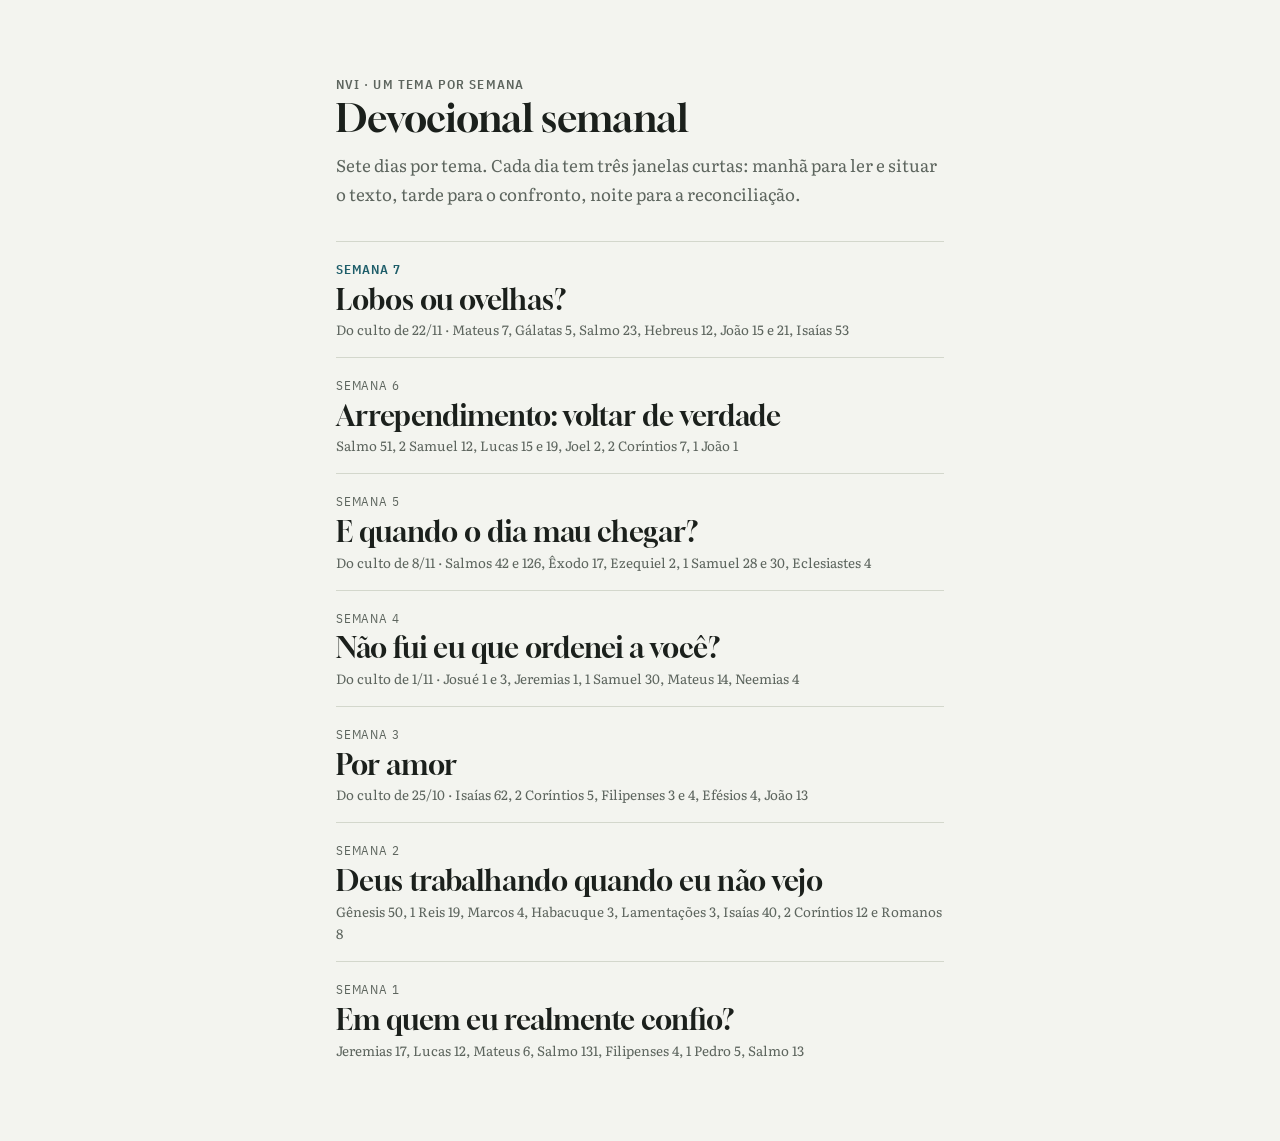
<file: index.html>
<!doctype html>
<html lang="pt-BR">
<head>
<meta charset="utf-8">
<meta name="viewport" content="width=device-width, initial-scale=1, viewport-fit=cover">
<title>Devocional semanal</title>
<link rel="preconnect" href="https://fonts.googleapis.com">
<link rel="preconnect" href="https://fonts.gstatic.com" crossorigin>
<link rel="stylesheet" href="https://fonts.googleapis.com/css2?family=Gloock&family=Literata:ital,opsz,wght@0,7..72,400;0,7..72,600;1,7..72,400&family=IBM+Plex+Sans+Condensed:wght@500;600&display=swap">
<link rel="stylesheet" href="assets/estilo.css">
</head>
<body>
<main class="wrap">
  <div class="capa">
    <span class="rotulo" style="color:var(--muted)">NVI · um tema por semana</span>
    <h1>Devocional semanal</h1>
    <p>Sete dias por tema. Cada dia tem três janelas curtas: manhã para ler e situar o texto, tarde para o confronto, noite para a reconciliação.</p>
  </div>
  <ol class="semanas">
<!-- PROXIMA-SEMANA: a semana nova entra logo abaixo desta linha, e a classe "atual" passa para ela. -->
    <li class="atual"><a href="semanas/07.html">
      <span class="num">Semana 7</span>
      <span class="tema">Lobos ou ovelhas?</span>
      <span class="resumo">Do culto de 22/11 · Mateus 7, Gálatas 5, Salmo 23, Hebreus 12, João 15 e 21, Isaías 53</span>
    </a></li>
    <li><a href="semanas/06.html">
      <span class="num">Semana 6</span>
      <span class="tema">Arrependimento: voltar de verdade</span>
      <span class="resumo">Salmo 51, 2 Samuel 12, Lucas 15 e 19, Joel 2, 2 Coríntios 7, 1 João 1</span>
    </a></li>
    <li><a href="semanas/05.html">
      <span class="num">Semana 5</span>
      <span class="tema">E quando o dia mau chegar?</span>
      <span class="resumo">Do culto de 8/11 · Salmos 42 e 126, Êxodo 17, Ezequiel 2, 1 Samuel 28 e 30, Eclesiastes 4</span>
    </a></li>
    <li><a href="semanas/04.html">
      <span class="num">Semana 4</span>
      <span class="tema">Não fui eu que ordenei a você?</span>
      <span class="resumo">Do culto de 1/11 · Josué 1 e 3, Jeremias 1, 1 Samuel 30, Mateus 14, Neemias 4</span>
    </a></li>
    <li><a href="semanas/03.html">
      <span class="num">Semana 3</span>
      <span class="tema">Por amor</span>
      <span class="resumo">Do culto de 25/10 · Isaías 62, 2 Coríntios 5, Filipenses 3 e 4, Efésios 4, João 13</span>
    </a></li>
    <li><a href="semanas/02.html">
      <span class="num">Semana 2</span>
      <span class="tema">Deus trabalhando quando eu não vejo</span>
      <span class="resumo">Gênesis 50, 1 Reis 19, Marcos 4, Habacuque 3, Lamentações 3, Isaías 40, 2 Coríntios 12 e Romanos 8</span>
    </a></li>
    <li><a href="semanas/01.html">
      <span class="num">Semana 1</span>
      <span class="tema">Em quem eu realmente confio?</span>
      <span class="resumo">Jeremias 17, Lucas 12, Mateus 6, Salmo 131, Filipenses 4, 1 Pedro 5, Salmo 13</span>
    </a></li>
  </ol>
</main>
</body>
</html>
</file>
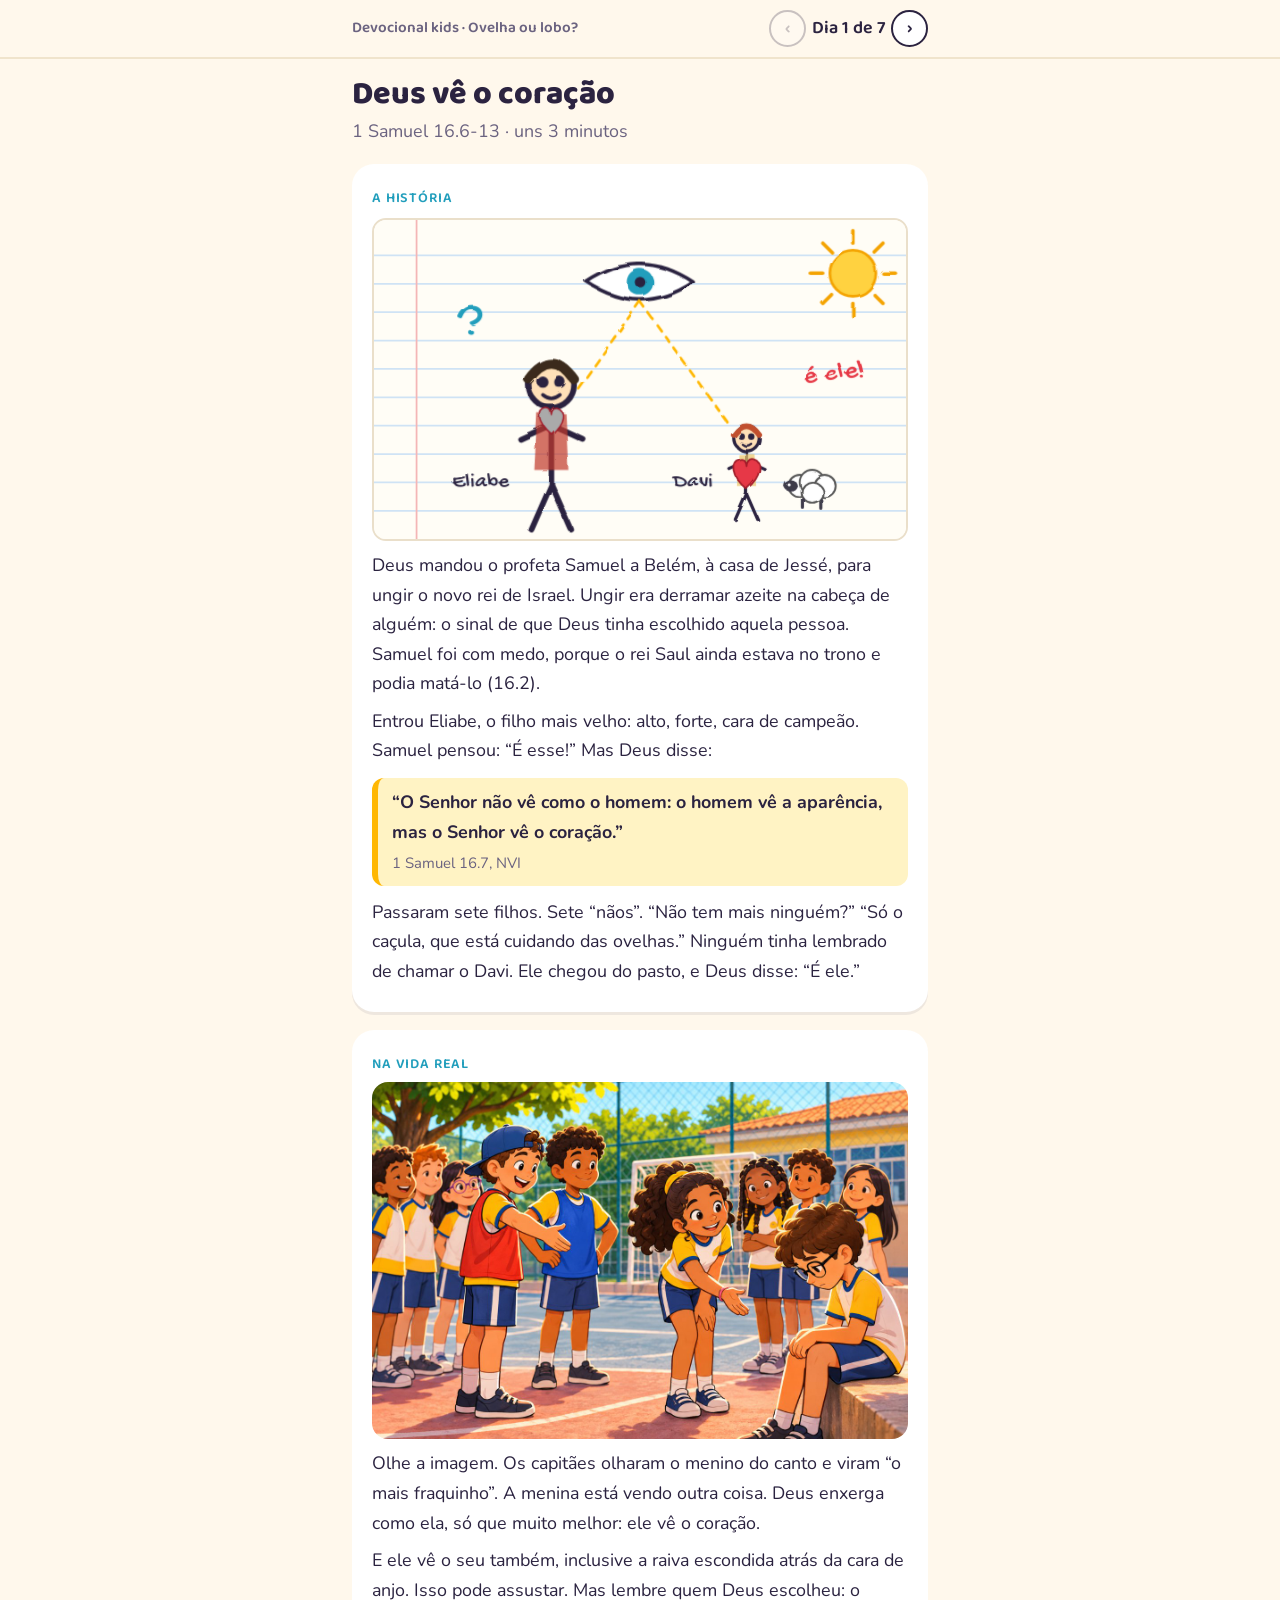
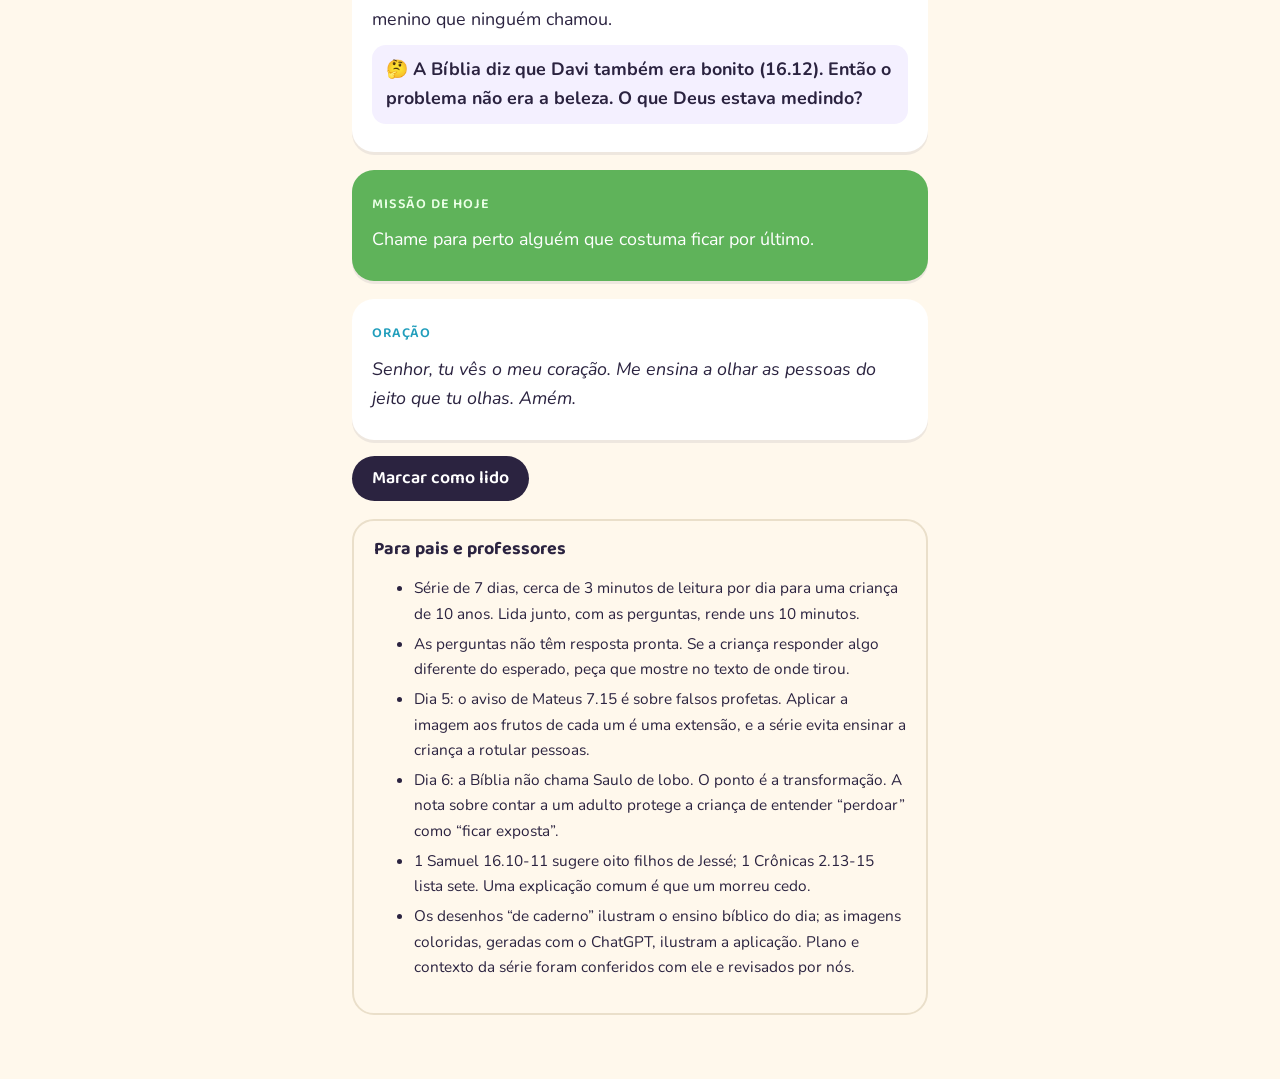
<file: infantil/index.html>
<!doctype html>
<html lang="pt-BR">
<head>
<meta charset="utf-8">
<meta name="viewport" content="width=device-width, initial-scale=1, viewport-fit=cover">
<title>Ovelha ou lobo? · Devocional kids</title>
<link rel="preconnect" href="https://fonts.googleapis.com">
<link rel="preconnect" href="https://fonts.gstatic.com" crossorigin>
<link rel="stylesheet" href="https://fonts.googleapis.com/css2?family=Baloo+2:wght@600;800&family=Gochi+Hand&family=Nunito:wght@400;700&display=swap">
<style>
:root{--bg:#fff8ec;--card:#fff;--ink:#2b2340;--muted:#6b6380;--sol:#ffb703;--mar:#219ebc;--grama:#5fb35a;
  --titulo:"Baloo 2","Trebuchet MS",system-ui,sans-serif;--texto:"Nunito","Segoe UI",system-ui,sans-serif}
*{box-sizing:border-box}
body{margin:0;background:var(--bg);color:var(--ink);font-family:var(--texto);font-size:1.12rem;line-height:1.65}
.wrap{max-width:38rem;margin:0 auto;padding:0 max(16px,env(safe-area-inset-left)) 64px}
h1,h2,h3{font-family:var(--titulo);line-height:1.15;margin:0}
h1{font-size:2rem;font-weight:800}
h2{font-size:1.4rem;font-weight:800;margin-bottom:.3rem}
header{position:sticky;top:0;z-index:5;background:var(--bg);border-bottom:2px solid #f0e4cc}
header .wrap{display:flex;align-items:center;justify-content:space-between;gap:10px;padding-top:10px;padding-bottom:10px}
.serie{font-family:var(--titulo);font-weight:600;font-size:.95rem;color:var(--muted)}
.nav{display:flex;gap:6px;align-items:center;font-family:var(--titulo);font-weight:600}
.nav button{font:inherit;width:2.3rem;height:2.3rem;border-radius:50%;border:2px solid var(--ink);background:#fff;color:var(--ink);cursor:pointer}
.nav button:disabled{opacity:.25;cursor:default}
.nav span{min-width:4.6rem;text-align:center}
.dia{display:none;padding-top:18px}
.dia.on{display:block}
.ref{color:var(--muted);margin:.2rem 0 0}
.bloco{background:var(--card);border-radius:22px;padding:18px 20px;margin-top:18px;box-shadow:0 3px 0 rgba(43,35,64,.08)}
.bloco p{margin:.5rem 0}
.etapa{font-family:var(--titulo);font-weight:600;font-size:.88rem;text-transform:uppercase;letter-spacing:.06em;color:var(--mar)}
.verso{background:#fff3c4;border-left:6px solid var(--sol);border-radius:12px;padding:10px 14px;margin:12px 0;font-weight:700}
.verso small{display:block;font-weight:400;color:var(--muted);margin-top:4px}
.rabisco{display:block;width:100%;height:auto;border-radius:14px;margin:6px 0 10px;border:2px solid #eadfca}
figure{margin:4px 0 10px}
figure img{display:block;width:100%;height:auto;border-radius:16px;background:#f0e4cc;aspect-ratio:3/2;object-fit:cover}
details{background:#f4f0ff;border-radius:14px;padding:10px 14px;margin:10px 0}
details summary{cursor:pointer;font-weight:700;list-style:none}
details summary::-webkit-details-marker{display:none}
details summary::before{content:"🤔 "}
details[open] summary::before{content:"💡 "}
.dica{margin:.5rem 0 0}
.dica::before{content:"Dica: ";font-weight:700}
.missao{background:var(--grama);color:#fff}
.missao .etapa{color:#eaffe6}
.oracao{font-style:italic}
.lido{font:inherit;font-family:var(--titulo);font-weight:600;background:var(--ink);color:#fff;border:0;border-radius:99px;padding:8px 20px;margin-top:16px;cursor:pointer}
.lido.ok{background:var(--grama)}
.pais{background:transparent;box-shadow:none;border:2px solid #eadfca;font-size:.96rem}
.pais li{margin:.3rem 0}
button:focus-visible,summary:focus-visible{outline:3px solid var(--sol);outline-offset:2px}
</style>
</head>
<body>
<header><div class="wrap">
  <span class="serie">Devocional kids · Ovelha ou lobo?</span>
  <div class="nav"><button id="ant" aria-label="Dia anterior">‹</button><span id="cont">Dia 1 de 7</span><button id="prox" aria-label="Próximo dia">›</button></div>
</div></header>
<main class="wrap">

<!-- DIA 1 -->
<article class="dia" id="d1">
  <h1>Deus vê o coração</h1>
  <p class="ref">1 Samuel 16.6-13 · uns 3 minutos</p>
  <section class="bloco">
    <span class="etapa">A história</span>
    <svg class="rabisco" viewBox="0 0 600 360" role="img" aria-label="Desenho de criança: um irmão bem alto com coração pequeno e cinza, o pequeno Davi com coração grande e vermelho, e um olho no céu vendo o coração">
<defs><filter id="giz1"><feTurbulence type="fractalNoise" baseFrequency="0.035" numOctaves="2" seed="1"/><feDisplacementMap in="SourceGraphic" scale="5"/></filter></defs>
<rect width="600" height="360" fill="#fffdf6"/>
<g stroke="#cfe3f5" stroke-width="2"><line x1="0" y1="40" x2="600" y2="40"/><line x1="0" y1="72" x2="600" y2="72"/><line x1="0" y1="104" x2="600" y2="104"/><line x1="0" y1="136" x2="600" y2="136"/><line x1="0" y1="168" x2="600" y2="168"/><line x1="0" y1="200" x2="600" y2="200"/><line x1="0" y1="232" x2="600" y2="232"/><line x1="0" y1="264" x2="600" y2="264"/><line x1="0" y1="296" x2="600" y2="296"/><line x1="0" y1="328" x2="600" y2="328"/></g>
<line x1="48" y1="0" x2="48" y2="360" stroke="#f4b6b6" stroke-width="2"/>
<g filter="url(#giz1)" stroke-linecap="round" stroke-linejoin="round" font-family="Gochi Hand, Comic Sans MS, cursive"><circle cx="540" cy="60" r="26" fill="#ffd23f" stroke="#f4a300" stroke-width="3"/><line x1="540" y1="26" x2="540" y2="12" stroke="#f4a300" stroke-width="4" transform="rotate(0 540 60)"/><line x1="540" y1="26" x2="540" y2="12" stroke="#f4a300" stroke-width="4" transform="rotate(45 540 60)"/><line x1="540" y1="26" x2="540" y2="12" stroke="#f4a300" stroke-width="4" transform="rotate(90 540 60)"/><line x1="540" y1="26" x2="540" y2="12" stroke="#f4a300" stroke-width="4" transform="rotate(135 540 60)"/><line x1="540" y1="26" x2="540" y2="12" stroke="#f4a300" stroke-width="4" transform="rotate(180 540 60)"/><line x1="540" y1="26" x2="540" y2="12" stroke="#f4a300" stroke-width="4" transform="rotate(225 540 60)"/><line x1="540" y1="26" x2="540" y2="12" stroke="#f4a300" stroke-width="4" transform="rotate(270 540 60)"/><line x1="540" y1="26" x2="540" y2="12" stroke="#f4a300" stroke-width="4" transform="rotate(315 540 60)"/><path d="M240 70 Q300 30 360 70 Q300 110 240 70Z" fill="#fff" stroke="#2b2340" stroke-width="4"/><circle cx="300" cy="70" r="15" fill="#219ebc"/><circle cx="300" cy="70" r="6" fill="#2b2340"/><path d="M300 92 L230 190 M300 92 L400 230" stroke="#ffb703" stroke-width="3" stroke-dasharray="8 8"/><g transform="translate(200 250) scale(1.6)" stroke="#2b2340" stroke-width="4" fill="none"><circle cx="0" cy="-40" r="16" fill="#ffe0b8"/><path d="M-16 -44 Q0 -66 16 -44" stroke="#3b2a1a" stroke-width="7"/><path d="M0 -24 V30 M0 30 L-14 62 M0 30 L14 62"/><path d="M-22 10 L0 0 L22 10" transform="translate(0 -12)"/><path d="M-10 -20 H10 L12 20 H-12Z" fill="#c0392b" stroke="none" opacity=".7"/><circle cx="-6" cy="-42" r="2" fill="#2b2340"/><circle cx="6" cy="-42" r="2" fill="#2b2340"/><path d="M-6 -33 Q0 -28 6 -33" stroke-width="2.5"/></g><path transform="translate(200 228) scale(1.1)" d="M0 12 C-14 0 -14 -12 -6 -14 C-2 -15 0 -11 0 -8 C0 -11 2 -15 6 -14 C14 -12 14 0 0 12Z" fill="#aaa" stroke="#a11d2b" stroke-width="1.5"/><text x="120" y="300" font-size="24" fill="#2b2340" text-anchor="middle" stroke="none" transform="rotate(0 120 300)">Eliabe</text><g transform="translate(420 282) scale(0.9)" stroke="#2b2340" stroke-width="4" fill="none"><circle cx="0" cy="-40" r="16" fill="#ffe0b8"/><path d="M-16 -44 Q0 -66 16 -44" stroke="#c1502e" stroke-width="7"/><path d="M0 -24 V30 M0 30 L-14 62 M0 30 L14 62"/><path d="M-22 10 L0 0 L22 10" transform="translate(0 -12)"/><path d="M-10 -20 H10 L12 20 H-12Z" fill="#e9c46a" stroke="none" opacity=".7"/><circle cx="-6" cy="-42" r="2" fill="#2b2340"/><circle cx="6" cy="-42" r="2" fill="#2b2340"/><path d="M-6 -33 Q0 -28 6 -33" stroke-width="2.5"/></g><path transform="translate(420 288) scale(1.3)" d="M0 12 C-14 0 -14 -12 -6 -14 C-2 -15 0 -11 0 -8 C0 -11 2 -15 6 -14 C14 -12 14 0 0 12Z" fill="#e63946" stroke="#a11d2b" stroke-width="1.5"/><g transform="translate(480 300) scale(0.7)"><g fill="#fff" stroke="#555" stroke-width="3"><circle cx="0" cy="0" r="18"/><circle cx="20" cy="-6" r="20"/><circle cx="40" cy="0" r="18"/><circle cx="20" cy="10" r="17"/></g><ellipse cx="-14" cy="0" rx="11" ry="9" fill="#3d3a4a"/><circle cx="-17" cy="-2" r="2.5" fill="#fff"/><path d="M6 22v14M34 22v14" stroke="#3d3a4a" stroke-width="5"/></g><text x="360" y="300" font-size="24" fill="#2b2340" text-anchor="middle" stroke="none" transform="rotate(0 360 300)">Davi</text><text x="110" y="130" font-size="54" fill="#219ebc" text-anchor="middle" stroke="none" transform="rotate(0 110 130)">?</text><text x="520" y="180" font-size="30" fill="#e63946" text-anchor="middle" stroke="none" transform="rotate(-8 520 180)">é ele!</text></g></svg>
    <p>Deus mandou o profeta Samuel a Belém, à casa de Jessé, para ungir o novo rei de Israel. Ungir era derramar azeite na cabeça de alguém: o sinal de que Deus tinha escolhido aquela pessoa. Samuel foi com medo, porque o rei Saul ainda estava no trono e podia matá-lo (16.2).</p>
    <p>Entrou Eliabe, o filho mais velho: alto, forte, cara de campeão. Samuel pensou: “É esse!” Mas Deus disse:</p>
    <div class="verso">“O Senhor não vê como o homem: o homem vê a aparência, mas o Senhor vê o coração.”<small>1 Samuel 16.7, NVI</small></div>
    <p>Passaram sete filhos. Sete “nãos”. “Não tem mais ninguém?” “Só o caçula, que está cuidando das ovelhas.” Ninguém tinha lembrado de chamar o Davi. Ele chegou do pasto, e Deus disse: “É ele.”</p>
  </section>
  <section class="bloco">
    <span class="etapa">Na vida real</span>
    <figure><img src="img/dia1.jpg" alt="Recreio na escola: dois capitães escolhem times e um menino ficou por último no canto; uma menina olha para ele com bondade" loading="lazy"></figure>
    <p>Olhe a imagem. Os capitães olharam o menino do canto e viram “o mais fraquinho”. A menina está vendo outra coisa. Deus enxerga como ela, só que muito melhor: ele vê o coração.</p>
    <p>E ele vê o seu também, inclusive a raiva escondida atrás da cara de anjo. Isso pode assustar. Mas lembre quem Deus escolheu: o menino que ninguém chamou.</p>
    <details><summary>A Bíblia diz que Davi também era bonito (16.12). Então o problema não era a beleza. O que Deus estava medindo?</summary><p class="dica">Ele não é contra a aparência, só não usa ela como régua. Para conhecer o coração de Eliabe, leia 1 Samuel 17.28.</p></details>
  </section>
  <section class="bloco missao"><span class="etapa">Missão de hoje</span><p>Chame para perto alguém que costuma ficar por último.</p></section>
  <section class="bloco"><span class="etapa">Oração</span><p class="oracao">Senhor, tu vês o meu coração. Me ensina a olhar as pessoas do jeito que tu olhas. Amém.</p></section>
</article>

<!-- DIA 2 -->
<article class="dia" id="d2">
  <h1>Coragem de pastor</h1>
  <p class="ref">1 Samuel 17.32-37 · uns 3 minutos</p>
  <section class="bloco">
    <span class="etapa">A história</span>
    <svg class="rabisco" viewBox="0 0 600 360" role="img" aria-label="Desenho de criança: Davi pequeno com uma funda enfrenta um leão e um urso, protegendo uma ovelha atrás dele">
<defs><filter id="giz2"><feTurbulence type="fractalNoise" baseFrequency="0.035" numOctaves="2" seed="2"/><feDisplacementMap in="SourceGraphic" scale="5"/></filter></defs>
<rect width="600" height="360" fill="#fffdf6"/>
<g stroke="#cfe3f5" stroke-width="2"><line x1="0" y1="40" x2="600" y2="40"/><line x1="0" y1="72" x2="600" y2="72"/><line x1="0" y1="104" x2="600" y2="104"/><line x1="0" y1="136" x2="600" y2="136"/><line x1="0" y1="168" x2="600" y2="168"/><line x1="0" y1="200" x2="600" y2="200"/><line x1="0" y1="232" x2="600" y2="232"/><line x1="0" y1="264" x2="600" y2="264"/><line x1="0" y1="296" x2="600" y2="296"/><line x1="0" y1="328" x2="600" y2="328"/></g>
<line x1="48" y1="0" x2="48" y2="360" stroke="#f4b6b6" stroke-width="2"/>
<g filter="url(#giz2)" stroke-linecap="round" stroke-linejoin="round" font-family="Gochi Hand, Comic Sans MS, cursive"><circle cx="540" cy="55" r="26" fill="#ffd23f" stroke="#f4a300" stroke-width="3"/><line x1="540" y1="21" x2="540" y2="7" stroke="#f4a300" stroke-width="4" transform="rotate(0 540 55)"/><line x1="540" y1="21" x2="540" y2="7" stroke="#f4a300" stroke-width="4" transform="rotate(45 540 55)"/><line x1="540" y1="21" x2="540" y2="7" stroke="#f4a300" stroke-width="4" transform="rotate(90 540 55)"/><line x1="540" y1="21" x2="540" y2="7" stroke="#f4a300" stroke-width="4" transform="rotate(135 540 55)"/><line x1="540" y1="21" x2="540" y2="7" stroke="#f4a300" stroke-width="4" transform="rotate(180 540 55)"/><line x1="540" y1="21" x2="540" y2="7" stroke="#f4a300" stroke-width="4" transform="rotate(225 540 55)"/><line x1="540" y1="21" x2="540" y2="7" stroke="#f4a300" stroke-width="4" transform="rotate(270 540 55)"/><line x1="540" y1="21" x2="540" y2="7" stroke="#f4a300" stroke-width="4" transform="rotate(315 540 55)"/><path d="M50 318 Q150 304 300 318 T600 312" stroke="#5fb35a" stroke-width="6" fill="none"/><path d="M70 320 l4 -14 l4 14" stroke="#5fb35a" stroke-width="3" fill="none"/><path d="M108 320 l4 -14 l4 14" stroke="#5fb35a" stroke-width="3" fill="none"/><path d="M146 320 l4 -14 l4 14" stroke="#5fb35a" stroke-width="3" fill="none"/><path d="M184 320 l4 -14 l4 14" stroke="#5fb35a" stroke-width="3" fill="none"/><path d="M222 320 l4 -14 l4 14" stroke="#5fb35a" stroke-width="3" fill="none"/><path d="M260 320 l4 -14 l4 14" stroke="#5fb35a" stroke-width="3" fill="none"/><path d="M298 320 l4 -14 l4 14" stroke="#5fb35a" stroke-width="3" fill="none"/><path d="M336 320 l4 -14 l4 14" stroke="#5fb35a" stroke-width="3" fill="none"/><path d="M374 320 l4 -14 l4 14" stroke="#5fb35a" stroke-width="3" fill="none"/><path d="M412 320 l4 -14 l4 14" stroke="#5fb35a" stroke-width="3" fill="none"/><path d="M450 320 l4 -14 l4 14" stroke="#5fb35a" stroke-width="3" fill="none"/><path d="M488 320 l4 -14 l4 14" stroke="#5fb35a" stroke-width="3" fill="none"/><path d="M526 320 l4 -14 l4 14" stroke="#5fb35a" stroke-width="3" fill="none"/><path d="M564 320 l4 -14 l4 14" stroke="#5fb35a" stroke-width="3" fill="none"/><g transform="translate(250 252) scale(1)" stroke="#2b2340" stroke-width="4" fill="none"><circle cx="0" cy="-40" r="16" fill="#ffe0b8"/><path d="M-16 -44 Q0 -66 16 -44" stroke="#c1502e" stroke-width="7"/><path d="M0 -24 V30 M0 30 L-14 62 M0 30 L14 62"/><path d="M-22 10 L0 0 L30 -24" transform="translate(0 -12)"/><path d="M-10 -20 H10 L12 20 H-12Z" fill="#e9c46a" stroke="none" opacity=".7"/><circle cx="-6" cy="-42" r="2" fill="#2b2340"/><circle cx="6" cy="-42" r="2" fill="#2b2340"/><path d="M-6 -33 Q0 -28 6 -33" stroke-width="2.5"/></g><path d="M280 210 Q300 190 310 214" stroke="#8b5a2b" stroke-width="3" fill="none"/><circle cx="312" cy="212" r="5" fill="#777"/><g transform="translate(110 280) scale(0.9)"><g fill="#fff" stroke="#555" stroke-width="3"><circle cx="0" cy="0" r="18"/><circle cx="20" cy="-6" r="20"/><circle cx="40" cy="0" r="18"/><circle cx="20" cy="10" r="17"/></g><ellipse cx="-14" cy="0" rx="11" ry="9" fill="#3d3a4a"/><circle cx="-17" cy="-2" r="2.5" fill="#fff"/><path d="M6 22v14M34 22v14" stroke="#3d3a4a" stroke-width="5"/></g><text x="120" y="240" font-size="26" fill="#2b2340" text-anchor="middle" stroke="none" transform="rotate(0 120 240)">méé!</text><g transform="translate(450 250)"><circle r="44" fill="#f4a300" stroke="#c77700" stroke-width="4"/><circle r="28" fill="#ffd27a"/><circle cx="-9" cy="-5" r="3" fill="#2b2340"/><circle cx="9" cy="-5" r="3" fill="#2b2340"/><path d="M-10 10 Q0 18 10 10" stroke="#2b2340" stroke-width="3" fill="none"/><path d="M-10 44 v26 M10 44 v26" stroke="#c77700" stroke-width="8"/></g><g transform="translate(540 130)"><circle r="30" fill="#8b5a2b"/><circle cx="-22" cy="-24" r="10" fill="#8b5a2b"/><circle cx="22" cy="-24" r="10" fill="#8b5a2b"/><circle cx="-8" cy="-4" r="3" fill="#fff"/><circle cx="8" cy="-4" r="3" fill="#fff"/><ellipse cy="10" rx="10" ry="7" fill="#d9b38c"/></g><text x="470" y="175" font-size="26" fill="#c77700" text-anchor="middle" stroke="none" transform="rotate(8 470 175)">grrr</text><text x="250" y="110" font-size="30" fill="#219ebc" text-anchor="middle" stroke="none" transform="rotate(-4 250 110)">Deus tá comigo!</text></g></svg>
    <p>Fazia 40 dias que o gigante Golias desafiava o exército de Israel, de manhã e de tarde (17.16). Os soldados tremiam. Davi, o caçula, só tinha ido levar comida para os irmãos. Quando se ofereceu para lutar, o rei Saul riu: “Você é só um rapaz.”</p>
    <p>Davi explicou. Pastor não tinha espada. Tinha cajado, funda e coragem, porque as ovelhas eram o sustento da família. Quando um leão ou um urso levava uma ovelha, Davi ia atrás e a tirava da boca do bicho (17.34-35). E concluiu:</p>
    <div class="verso">“O Senhor, que me livrou das garras do leão e das garras do urso, me livrará das mãos desse filisteu.”<small>1 Samuel 17.37, NVI</small></div>
    <p>Repare de onde veio a coragem: Davi lembrou o que Deus já tinha feito.</p>
  </section>
  <section class="bloco">
    <span class="etapa">Na vida real</span>
    <figure><img src="img/dia2.jpg" alt="Menina orando na cama à noite, dentro de um escudo de luz; na parede, sombras de leão e urso feitas pelas roupas e brinquedos" loading="lazy"></figure>
    <p>Hoje os nossos leões são outros: a prova, o médico, a briga em casa, o escuro. Olhe a imagem: as sombras parecem enormes, e a menina não fingiu que não estava com medo. Ela levou o medo para Deus. Repare no escudo de luz em volta dela: as sombras continuam na parede, mas não chegam até ela. O Salmo 91.4 diz que a fidelidade de Deus é escudo.</p>
    <details><summary>Qual é a diferença entre ser corajoso e não sentir medo?</summary><p class="dica">Davi provavelmente sentiu o coração disparar diante do leão. Coragem é ir mesmo assim, confiando em quem está com você.</p></details>
  </section>
  <section class="bloco missao"><span class="etapa">Missão de hoje</span><p>Lembre uma vez em que Deus te ajudou. Conte para alguém da sua casa.</p></section>
  <section class="bloco"><span class="etapa">Oração</span><p class="oracao">Senhor, tu já me ajudaste antes. Quando eu tiver medo, me lembra disso. Amém.</p></section>
</article>

<!-- DIA 3 -->
<article class="dia" id="d3">
  <h1>A ovelha que sumiu</h1>
  <p class="ref">Lucas 15.1-7 · uns 3 minutos</p>
  <section class="bloco">
    <span class="etapa">A história</span>
    <svg class="rabisco" viewBox="0 0 600 360" role="img" aria-label="Desenho de criança: o pastor carrega a ovelha perdida nos ombros, feliz, enquanto as outras ovelhas esperam ao fundo">
<defs><filter id="giz3"><feTurbulence type="fractalNoise" baseFrequency="0.035" numOctaves="2" seed="3"/><feDisplacementMap in="SourceGraphic" scale="5"/></filter></defs>
<rect width="600" height="360" fill="#fffdf6"/>
<g stroke="#cfe3f5" stroke-width="2"><line x1="0" y1="40" x2="600" y2="40"/><line x1="0" y1="72" x2="600" y2="72"/><line x1="0" y1="104" x2="600" y2="104"/><line x1="0" y1="136" x2="600" y2="136"/><line x1="0" y1="168" x2="600" y2="168"/><line x1="0" y1="200" x2="600" y2="200"/><line x1="0" y1="232" x2="600" y2="232"/><line x1="0" y1="264" x2="600" y2="264"/><line x1="0" y1="296" x2="600" y2="296"/><line x1="0" y1="328" x2="600" y2="328"/></g>
<line x1="48" y1="0" x2="48" y2="360" stroke="#f4b6b6" stroke-width="2"/>
<g filter="url(#giz3)" stroke-linecap="round" stroke-linejoin="round" font-family="Gochi Hand, Comic Sans MS, cursive"><circle cx="540" cy="55" r="26" fill="#ffd23f" stroke="#f4a300" stroke-width="3"/><line x1="540" y1="21" x2="540" y2="7" stroke="#f4a300" stroke-width="4" transform="rotate(0 540 55)"/><line x1="540" y1="21" x2="540" y2="7" stroke="#f4a300" stroke-width="4" transform="rotate(45 540 55)"/><line x1="540" y1="21" x2="540" y2="7" stroke="#f4a300" stroke-width="4" transform="rotate(90 540 55)"/><line x1="540" y1="21" x2="540" y2="7" stroke="#f4a300" stroke-width="4" transform="rotate(135 540 55)"/><line x1="540" y1="21" x2="540" y2="7" stroke="#f4a300" stroke-width="4" transform="rotate(180 540 55)"/><line x1="540" y1="21" x2="540" y2="7" stroke="#f4a300" stroke-width="4" transform="rotate(225 540 55)"/><line x1="540" y1="21" x2="540" y2="7" stroke="#f4a300" stroke-width="4" transform="rotate(270 540 55)"/><line x1="540" y1="21" x2="540" y2="7" stroke="#f4a300" stroke-width="4" transform="rotate(315 540 55)"/><path d="M50 318 Q150 304 300 318 T600 312" stroke="#5fb35a" stroke-width="6" fill="none"/><path d="M70 320 l4 -14 l4 14" stroke="#5fb35a" stroke-width="3" fill="none"/><path d="M108 320 l4 -14 l4 14" stroke="#5fb35a" stroke-width="3" fill="none"/><path d="M146 320 l4 -14 l4 14" stroke="#5fb35a" stroke-width="3" fill="none"/><path d="M184 320 l4 -14 l4 14" stroke="#5fb35a" stroke-width="3" fill="none"/><path d="M222 320 l4 -14 l4 14" stroke="#5fb35a" stroke-width="3" fill="none"/><path d="M260 320 l4 -14 l4 14" stroke="#5fb35a" stroke-width="3" fill="none"/><path d="M298 320 l4 -14 l4 14" stroke="#5fb35a" stroke-width="3" fill="none"/><path d="M336 320 l4 -14 l4 14" stroke="#5fb35a" stroke-width="3" fill="none"/><path d="M374 320 l4 -14 l4 14" stroke="#5fb35a" stroke-width="3" fill="none"/><path d="M412 320 l4 -14 l4 14" stroke="#5fb35a" stroke-width="3" fill="none"/><path d="M450 320 l4 -14 l4 14" stroke="#5fb35a" stroke-width="3" fill="none"/><path d="M488 320 l4 -14 l4 14" stroke="#5fb35a" stroke-width="3" fill="none"/><path d="M526 320 l4 -14 l4 14" stroke="#5fb35a" stroke-width="3" fill="none"/><path d="M564 320 l4 -14 l4 14" stroke="#5fb35a" stroke-width="3" fill="none"/><g transform="translate(80 300) scale(0.45)"><g fill="#fff" stroke="#555" stroke-width="3"><circle cx="0" cy="0" r="18"/><circle cx="20" cy="-6" r="20"/><circle cx="40" cy="0" r="18"/><circle cx="20" cy="10" r="17"/></g><ellipse cx="-14" cy="0" rx="11" ry="9" fill="#3d3a4a"/><circle cx="-17" cy="-2" r="2.5" fill="#fff"/><path d="M6 22v14M34 22v14" stroke="#3d3a4a" stroke-width="5"/></g><g transform="translate(120 290) scale(0.45)"><g fill="#fff" stroke="#555" stroke-width="3"><circle cx="0" cy="0" r="18"/><circle cx="20" cy="-6" r="20"/><circle cx="40" cy="0" r="18"/><circle cx="20" cy="10" r="17"/></g><ellipse cx="-14" cy="0" rx="11" ry="9" fill="#3d3a4a"/><circle cx="-17" cy="-2" r="2.5" fill="#fff"/><path d="M6 22v14M34 22v14" stroke="#3d3a4a" stroke-width="5"/></g><g transform="translate(160 302) scale(0.45)"><g fill="#fff" stroke="#555" stroke-width="3"><circle cx="0" cy="0" r="18"/><circle cx="20" cy="-6" r="20"/><circle cx="40" cy="0" r="18"/><circle cx="20" cy="10" r="17"/></g><ellipse cx="-14" cy="0" rx="11" ry="9" fill="#3d3a4a"/><circle cx="-17" cy="-2" r="2.5" fill="#fff"/><path d="M6 22v14M34 22v14" stroke="#3d3a4a" stroke-width="5"/></g><g transform="translate(100 270) scale(0.45)"><g fill="#fff" stroke="#555" stroke-width="3"><circle cx="0" cy="0" r="18"/><circle cx="20" cy="-6" r="20"/><circle cx="40" cy="0" r="18"/><circle cx="20" cy="10" r="17"/></g><ellipse cx="-14" cy="0" rx="11" ry="9" fill="#3d3a4a"/><circle cx="-17" cy="-2" r="2.5" fill="#fff"/><path d="M6 22v14M34 22v14" stroke="#3d3a4a" stroke-width="5"/></g><g transform="translate(140 262) scale(0.45)"><g fill="#fff" stroke="#555" stroke-width="3"><circle cx="0" cy="0" r="18"/><circle cx="20" cy="-6" r="20"/><circle cx="40" cy="0" r="18"/><circle cx="20" cy="10" r="17"/></g><ellipse cx="-14" cy="0" rx="11" ry="9" fill="#3d3a4a"/><circle cx="-17" cy="-2" r="2.5" fill="#fff"/><path d="M6 22v14M34 22v14" stroke="#3d3a4a" stroke-width="5"/></g><g transform="translate(180 280) scale(0.45)"><g fill="#fff" stroke="#555" stroke-width="3"><circle cx="0" cy="0" r="18"/><circle cx="20" cy="-6" r="20"/><circle cx="40" cy="0" r="18"/><circle cx="20" cy="10" r="17"/></g><ellipse cx="-14" cy="0" rx="11" ry="9" fill="#3d3a4a"/><circle cx="-17" cy="-2" r="2.5" fill="#fff"/><path d="M6 22v14M34 22v14" stroke="#3d3a4a" stroke-width="5"/></g><g transform="translate(70 250) scale(0.45)"><g fill="#fff" stroke="#555" stroke-width="3"><circle cx="0" cy="0" r="18"/><circle cx="20" cy="-6" r="20"/><circle cx="40" cy="0" r="18"/><circle cx="20" cy="10" r="17"/></g><ellipse cx="-14" cy="0" rx="11" ry="9" fill="#3d3a4a"/><circle cx="-17" cy="-2" r="2.5" fill="#fff"/><path d="M6 22v14M34 22v14" stroke="#3d3a4a" stroke-width="5"/></g><text x="130" y="225" font-size="34" fill="#555" text-anchor="middle" stroke="none" transform="rotate(0 130 225)">99</text><g transform="translate(330 250) scale(1.4)" stroke="#2b2340" stroke-width="4" fill="none"><circle cx="0" cy="-40" r="16" fill="#ffe0b8"/><path d="M-16 -44 Q0 -66 16 -44" stroke="#3b2a1a" stroke-width="7"/><path d="M0 -24 V30 M0 30 L-14 62 M0 30 L14 62"/><path d="M-28 -10 L0 0 L28 -10" transform="translate(0 -12)"/><path d="M-10 -20 H10 L12 20 H-12Z" fill="#6a4c93" stroke="none" opacity=".7"/><circle cx="-6" cy="-42" r="2" fill="#2b2340"/><circle cx="6" cy="-42" r="2" fill="#2b2340"/><path d="M-6 -33 Q0 -28 6 -33" stroke-width="2.5"/></g><g transform="translate(312 146) scale(0.7)"><g fill="#fff" stroke="#555" stroke-width="3"><circle cx="0" cy="0" r="18"/><circle cx="20" cy="-6" r="20"/><circle cx="40" cy="0" r="18"/><circle cx="20" cy="10" r="17"/></g><ellipse cx="-14" cy="0" rx="11" ry="9" fill="#3d3a4a"/><circle cx="-17" cy="-2" r="2.5" fill="#fff"/><path d="M6 22v14M34 22v14" stroke="#3d3a4a" stroke-width="5"/></g><path d="M390 320 V150 Q390 128 410 128 Q428 128 428 146" stroke="#8b5a2b" stroke-width="7" fill="none"/><path transform="translate(470 120) scale(1.3)" d="M0 12 C-14 0 -14 -12 -6 -14 C-2 -15 0 -11 0 -8 C0 -11 2 -15 6 -14 C14 -12 14 0 0 12Z" fill="#e63946" stroke="#a11d2b" stroke-width="1.5"/><path transform="translate(510 160) scale(0.9)" d="M0 12 C-14 0 -14 -12 -6 -14 C-2 -15 0 -11 0 -8 C0 -11 2 -15 6 -14 C14 -12 14 0 0 12Z" fill="#e63946" stroke="#a11d2b" stroke-width="1.5"/><path transform="translate(440 175) scale(0.7)" d="M0 12 C-14 0 -14 -12 -6 -14 C-2 -15 0 -11 0 -8 C0 -11 2 -15 6 -14 C14 -12 14 0 0 12Z" fill="#e63946" stroke="#a11d2b" stroke-width="1.5"/><text x="440" y="80" font-size="40" fill="#e63946" text-anchor="middle" stroke="none" transform="rotate(-6 440 80)">ACHEI!</text></g></svg>
    <p>Cobradores de impostos trabalhavam para Roma e muitas vezes cobravam a mais. O povo os via como traidores. Mesmo assim, eles vinham ouvir Jesus. Os fariseus reclamaram: “Este homem recebe pecadores e come com eles” (15.2). Naquele tempo, comer junto era sinal de amizade.</p>
    <p>Então Jesus contou uma história. Um pastor tinha cem ovelhas e uma se perdeu. Ovelha perdida não sabe voltar sozinha: fica parada, balindo. O pastor deixou as outras 99 e foi atrás até encontrar. Colocou a ovelha nos ombros, voltou para casa e chamou os amigos para comemorar.</p>
    <div class="verso">“Haverá mais alegria no céu por um pecador que se arrepende do que por noventa e nove justos que não precisam arrepender-se.”<small>Lucas 15.7, NVI</small></div>
  </section>
  <section class="bloco">
    <span class="etapa">Na vida real</span>
    <figure><img src="img/dia3.jpg" alt="Menino perdido no corredor do supermercado e o pai chegando correndo, aliviado, para abraçá-lo" loading="lazy"></figure>
    <p>Você já se perdeu num mercado? Olhe a imagem: quem procurou quem? O pai não ficou esperando o filho achar o caminho. E quando encontrou, não começou com bronca. Começou com abraço. É assim que Jesus trata quem estava longe.</p>
    <details><summary>Jesus contou essa história para os pecadores ou para os fariseus que reclamavam? Faz diferença?</summary><p class="dica">Releia o versículo 2. Os fariseus se achavam as 99 ovelhas certinhas. Será que eles se alegrariam com a festa?</p></details>
  </section>
  <section class="bloco missao"><span class="etapa">Missão de hoje</span><p>Pense em alguém que parece “de fora” na sua turma. Faça uma coisa para essa pessoa se sentir encontrada.</p></section>
  <section class="bloco"><span class="etapa">Oração</span><p class="oracao">Jesus, obrigado porque tu vens atrás de mim quando eu me perco. Amém.</p></section>
</article>

<!-- DIA 4 -->
<article class="dia" id="d4">
  <h1>Eu conheço essa voz</h1>
  <p class="ref">João 10.1-5, 27 · uns 3 minutos</p>
  <section class="bloco">
    <span class="etapa">A história</span>
    <svg class="rabisco" viewBox="0 0 600 360" role="img" aria-label="Desenho de criança: uma ovelha no meio de muitos balões de fala bagunçados reconhece uma voz com coração e vai na direção dela">
<defs><filter id="giz4"><feTurbulence type="fractalNoise" baseFrequency="0.035" numOctaves="2" seed="4"/><feDisplacementMap in="SourceGraphic" scale="5"/></filter></defs>
<rect width="600" height="360" fill="#fffdf6"/>
<g stroke="#cfe3f5" stroke-width="2"><line x1="0" y1="40" x2="600" y2="40"/><line x1="0" y1="72" x2="600" y2="72"/><line x1="0" y1="104" x2="600" y2="104"/><line x1="0" y1="136" x2="600" y2="136"/><line x1="0" y1="168" x2="600" y2="168"/><line x1="0" y1="200" x2="600" y2="200"/><line x1="0" y1="232" x2="600" y2="232"/><line x1="0" y1="264" x2="600" y2="264"/><line x1="0" y1="296" x2="600" y2="296"/><line x1="0" y1="328" x2="600" y2="328"/></g>
<line x1="48" y1="0" x2="48" y2="360" stroke="#f4b6b6" stroke-width="2"/>
<g filter="url(#giz4)" stroke-linecap="round" stroke-linejoin="round" font-family="Gochi Hand, Comic Sans MS, cursive"><path d="M50 318 Q150 304 300 318 T600 312" stroke="#5fb35a" stroke-width="6" fill="none"/><path d="M70 320 l4 -14 l4 14" stroke="#5fb35a" stroke-width="3" fill="none"/><path d="M108 320 l4 -14 l4 14" stroke="#5fb35a" stroke-width="3" fill="none"/><path d="M146 320 l4 -14 l4 14" stroke="#5fb35a" stroke-width="3" fill="none"/><path d="M184 320 l4 -14 l4 14" stroke="#5fb35a" stroke-width="3" fill="none"/><path d="M222 320 l4 -14 l4 14" stroke="#5fb35a" stroke-width="3" fill="none"/><path d="M260 320 l4 -14 l4 14" stroke="#5fb35a" stroke-width="3" fill="none"/><path d="M298 320 l4 -14 l4 14" stroke="#5fb35a" stroke-width="3" fill="none"/><path d="M336 320 l4 -14 l4 14" stroke="#5fb35a" stroke-width="3" fill="none"/><path d="M374 320 l4 -14 l4 14" stroke="#5fb35a" stroke-width="3" fill="none"/><path d="M412 320 l4 -14 l4 14" stroke="#5fb35a" stroke-width="3" fill="none"/><path d="M450 320 l4 -14 l4 14" stroke="#5fb35a" stroke-width="3" fill="none"/><path d="M488 320 l4 -14 l4 14" stroke="#5fb35a" stroke-width="3" fill="none"/><path d="M526 320 l4 -14 l4 14" stroke="#5fb35a" stroke-width="3" fill="none"/><path d="M564 320 l4 -14 l4 14" stroke="#5fb35a" stroke-width="3" fill="none"/><rect x="70" y="40" width="130" height="50" rx="18" fill="#fff" stroke="#2b2340" stroke-width="3"/><path d="M92 90 L100 112 L110 90" fill="#fff" stroke="#2b2340" stroke-width="3"/><text x="135.0" y="72.33333333333333" font-size="22" fill="#2b2340" text-anchor="middle" stroke="none" transform="rotate(0 135.0 72.33333333333333)">blá blá</text><rect x="70" y="150" width="110" height="50" rx="18" fill="#fff" stroke="#2b2340" stroke-width="3"/><path d="M92 200 L100 222 L110 200" fill="#fff" stroke="#2b2340" stroke-width="3"/><text x="125.0" y="182.33333333333334" font-size="22" fill="#2b2340" text-anchor="middle" stroke="none" transform="rotate(0 125.0 182.33333333333334)">psiu!</text><rect x="220" y="30" width="150" height="50" rx="18" fill="#fff" stroke="#2b2340" stroke-width="3"/><path d="M332 80 L340 102 L350 80" fill="#fff" stroke="#2b2340" stroke-width="3"/><text x="295.0" y="62.333333333333336" font-size="22" fill="#2b2340" text-anchor="middle" stroke="none" transform="rotate(0 295.0 62.333333333333336)">vem cá!?</text><text x="140" y="250" font-size="26" fill="#999" text-anchor="middle" stroke="none" transform="rotate(-10 140 250)">bzzz</text><g transform="translate(640 0) scale(-1 1)"><g transform="translate(300 250) scale(1.1)"><g fill="#fff" stroke="#555" stroke-width="3"><circle cx="0" cy="0" r="18"/><circle cx="20" cy="-6" r="20"/><circle cx="40" cy="0" r="18"/><circle cx="20" cy="10" r="17"/></g><ellipse cx="-14" cy="0" rx="11" ry="9" fill="#3d3a4a"/><circle cx="-17" cy="-2" r="2.5" fill="#fff"/><path d="M6 22v14M34 22v14" stroke="#3d3a4a" stroke-width="5"/></g></g><path d="M370 250 Q420 220 460 230" stroke="#219ebc" stroke-width="4" fill="none" stroke-dasharray="10 8"/><path d="M452 220 L464 231 L450 240" stroke="#219ebc" stroke-width="4" fill="none"/><g transform="translate(520 250) scale(1.2)" stroke="#2b2340" stroke-width="4" fill="none"><circle cx="0" cy="-40" r="16" fill="#ffe0b8"/><path d="M-16 -44 Q0 -66 16 -44" stroke="#3b2a1a" stroke-width="7"/><path d="M0 -24 V30 M0 30 L-14 62 M0 30 L14 62"/><path d="M-26 -8 L0 0 L24 10" transform="translate(0 -12)"/><path d="M-10 -20 H10 L12 20 H-12Z" fill="#5fb35a" stroke="none" opacity=".7"/><circle cx="-6" cy="-42" r="2" fill="#2b2340"/><circle cx="6" cy="-42" r="2" fill="#2b2340"/><path d="M-6 -33 Q0 -28 6 -33" stroke-width="2.5"/></g><rect x="420" y="70" width="160" height="70" rx="20" fill="#fff3c4" stroke="#e63946" stroke-width="4"/><path d="M500 140 L512 165 L524 140" fill="#fff3c4" stroke="#e63946" stroke-width="4"/><path transform="translate(450 105) scale(1.1)" d="M0 12 C-14 0 -14 -12 -6 -14 C-2 -15 0 -11 0 -8 C0 -11 2 -15 6 -14 C14 -12 14 0 0 12Z" fill="#e63946" stroke="#a11d2b" stroke-width="1.5"/><text x="520" y="116" font-size="32" fill="#e63946" text-anchor="middle" stroke="none" transform="rotate(0 520 116)">vem!</text></g></svg>
    <p>À noite, os pastores de Israel guardavam as ovelhas num cercado de pedras chamado aprisco. Às vezes, rebanhos de donos diferentes dormiam juntos. De manhã, cada pastor chamava as suas, e só as dele saíam. O pastor não empurrava o rebanho por trás: ia na frente, e as ovelhas seguiam.</p>
    <p>Jesus usou essa cena para falar de quem é dele. As ovelhas nunca seguem um estranho: fogem dele, porque não conhecem a voz de estranhos (10.5).</p>
    <div class="verso">“As minhas ovelhas ouvem a minha voz; eu as conheço, e elas me seguem.”<small>João 10.27, NVI</small></div>
  </section>
  <section class="bloco">
    <span class="etapa">Na vida real</span>
    <figure><img src="img/dia4.jpg" alt="Pátio cheio e barulhento na saída da escola; uma criança vira a cabeça ao reconhecer a mãe chamando" loading="lazy"></figure>
    <p>Na saída da escola tem cem vozes gritando. Mesmo assim, você reconhece a da sua mãe na hora. Por quê? Porque passou muito tempo com ela. Com Jesus é igual: hoje a gente ouve a voz dele principalmente pela Bíblia. Quanto mais você lê o que ele disse, mais fácil fica reconhecer.</p>
    <details><summary>Quando duas pessoas dão conselhos diferentes, como saber qual combina com Jesus?</summary><p class="dica">Pergunte: isso parece com o jeito que Jesus falava e agia? Se você não sabe, é sinal de que precisa conhecer melhor a voz dele.</p></details>
  </section>
  <section class="bloco missao"><span class="etapa">Missão de hoje</span><p>Leia Mateus 5.3-9 e escolha a frase que mais “soa como Jesus” para você.</p></section>
  <section class="bloco"><span class="etapa">Oração</span><p class="oracao">Jesus, eu quero conhecer a tua voz tão bem quanto conheço a voz de casa. Amém.</p></section>
</article>

<!-- DIA 5 -->
<article class="dia" id="d5">
  <h1>Fantasia de ovelha</h1>
  <p class="ref">Mateus 7.15-20 · uns 3 minutos</p>
  <section class="bloco">
    <span class="etapa">A história</span>
    <svg class="rabisco" viewBox="0 0 600 360" role="img" aria-label="Desenho de criança: um lobo com fantasia de ovelha fazendo méééé, com o rabo cinza aparecendo, ao lado de uma árvore com frutas bichadas">
<defs><filter id="giz5"><feTurbulence type="fractalNoise" baseFrequency="0.035" numOctaves="2" seed="5"/><feDisplacementMap in="SourceGraphic" scale="5"/></filter></defs>
<rect width="600" height="360" fill="#fffdf6"/>
<g stroke="#cfe3f5" stroke-width="2"><line x1="0" y1="40" x2="600" y2="40"/><line x1="0" y1="72" x2="600" y2="72"/><line x1="0" y1="104" x2="600" y2="104"/><line x1="0" y1="136" x2="600" y2="136"/><line x1="0" y1="168" x2="600" y2="168"/><line x1="0" y1="200" x2="600" y2="200"/><line x1="0" y1="232" x2="600" y2="232"/><line x1="0" y1="264" x2="600" y2="264"/><line x1="0" y1="296" x2="600" y2="296"/><line x1="0" y1="328" x2="600" y2="328"/></g>
<line x1="48" y1="0" x2="48" y2="360" stroke="#f4b6b6" stroke-width="2"/>
<g filter="url(#giz5)" stroke-linecap="round" stroke-linejoin="round" font-family="Gochi Hand, Comic Sans MS, cursive"><path d="M50 318 Q150 304 300 318 T600 312" stroke="#5fb35a" stroke-width="6" fill="none"/><path d="M70 320 l4 -14 l4 14" stroke="#5fb35a" stroke-width="3" fill="none"/><path d="M108 320 l4 -14 l4 14" stroke="#5fb35a" stroke-width="3" fill="none"/><path d="M146 320 l4 -14 l4 14" stroke="#5fb35a" stroke-width="3" fill="none"/><path d="M184 320 l4 -14 l4 14" stroke="#5fb35a" stroke-width="3" fill="none"/><path d="M222 320 l4 -14 l4 14" stroke="#5fb35a" stroke-width="3" fill="none"/><path d="M260 320 l4 -14 l4 14" stroke="#5fb35a" stroke-width="3" fill="none"/><path d="M298 320 l4 -14 l4 14" stroke="#5fb35a" stroke-width="3" fill="none"/><path d="M336 320 l4 -14 l4 14" stroke="#5fb35a" stroke-width="3" fill="none"/><path d="M374 320 l4 -14 l4 14" stroke="#5fb35a" stroke-width="3" fill="none"/><path d="M412 320 l4 -14 l4 14" stroke="#5fb35a" stroke-width="3" fill="none"/><path d="M450 320 l4 -14 l4 14" stroke="#5fb35a" stroke-width="3" fill="none"/><path d="M488 320 l4 -14 l4 14" stroke="#5fb35a" stroke-width="3" fill="none"/><path d="M526 320 l4 -14 l4 14" stroke="#5fb35a" stroke-width="3" fill="none"/><path d="M564 320 l4 -14 l4 14" stroke="#5fb35a" stroke-width="3" fill="none"/><path d="M175 250 Q125 248 112 205 Q150 222 190 232Z" fill="#7d7f91" stroke="#555" stroke-width="3"/><g fill="#fff" stroke="#888" stroke-width="3"><circle cx="210" cy="240" r="34"/><circle cx="250" cy="220" r="38"/><circle cx="295" cy="240" r="34"/><circle cx="252" cy="258" r="34"/></g><path d="M225 285 v30 M285 285 v30" stroke="#5b5d6e" stroke-width="10"/><path d="M320 185 L332 140 L350 175Z M372 178 L392 140 L396 186Z" fill="#7d7f91" stroke="#555" stroke-width="3"/><ellipse cx="358" cy="205" rx="44" ry="36" fill="#7d7f91" stroke="#555" stroke-width="3"/><path d="M388 205 Q428 212 426 224 Q400 236 380 228Z" fill="#9a9cae" stroke="#555" stroke-width="2"/><circle cx="426" cy="220" r="6" fill="#2b2340"/><path d="M392 230 l5 8 l5 -8" fill="#fff" stroke="#555" stroke-width="1"/><g fill="#fff" stroke="#888" stroke-width="3"><circle cx="333" cy="176" r="14"/><circle cx="356" cy="166" r="16"/><circle cx="380" cy="172" r="14"/></g><circle cx="370" cy="198" r="7" fill="#fff" stroke="#2b2340" stroke-width="2"/><circle cx="372" cy="199" r="3.5" fill="#2b2340"/><rect x="80" y="40" width="230" height="62" rx="18" fill="#fff" stroke="#2b2340" stroke-width="3"/><path d="M102 102 L110 124 L120 102" fill="#fff" stroke="#2b2340" stroke-width="3"/><text x="195.0" y="82.33333333333333" font-size="34" fill="#2b2340" text-anchor="middle" stroke="none" transform="rotate(0 195.0 82.33333333333333)">MÉÉÉÉ... 😇</text><path d="M520 320 V200" stroke="#8b5a2b" stroke-width="16"/><circle cx="520" cy="160" r="62" fill="#5fb35a" stroke="#3f8a3b" stroke-width="4"/><circle cx="495" cy="140" r="11" fill="#e63946" stroke="#a11d2b" stroke-width="2"/><circle cx="540" cy="128" r="11" fill="#e63946" stroke="#a11d2b" stroke-width="2"/><circle cx="520" cy="180" r="11" fill="#e63946" stroke="#a11d2b" stroke-width="2"/><circle cx="555" cy="170" r="11" fill="#e63946" stroke="#a11d2b" stroke-width="2"/><path d="M540 128 q6 -6 10 2" stroke="#7a4" stroke-width="2" fill="none"/><path d="M552 174 q4 -2 6 4 q-2 4 -6 2" stroke="#6b4" stroke-width="3" fill="none"/><text x="520" y="85" font-size="26" fill="#2b2340" text-anchor="middle" stroke="none" transform="rotate(0 520 85)">e os frutos?</text></g></svg>
    <p>Quase no fim do Sermão do Monte, Jesus deu um aviso: cuidado com os falsos profetas. Eles chegam vestidos de ovelha, mas por dentro são lobos. Naquele tempo, alguns profetas usavam uma capa de pelos como uniforme. Até gente mentirosa vestia a capa para parecer profeta (Zacarias 13.4).</p>
    <p>Como descobrir quem é quem? Jesus responde com uma árvore. Ninguém colhe uva de espinheiro.</p>
    <div class="verso">“Vocês os reconhecerão por seus frutos.”<small>Mateus 7.16, NVI</small></div>
    <p>Atenção: Jesus falava de quem ensina errado sobre Deus. Não é para sair desconfiando de todo mundo nem julgar alguém por um erro só. Fruto aparece com o tempo.</p>
  </section>
  <section class="bloco">
    <span class="etapa">Na vida real</span>
    <figure><img src="img/dia5.jpg" alt="Duas crianças no quintal abrem mangas: a mais bonita por fora está estragada por dentro, a mais simples está doce e dourada" loading="lazy"></figure>
    <p>Olhe a imagem. A manga mais bonita por fora era a que estava estragada por dentro, e a simples estava doce. Só abrindo dá para saber. Com gente é parecido: palavras bonitas são a casca; o jeito de tratar os outros, dia após dia, é o que tem dentro.</p>
    <details><summary>Se alguém fala coisas lindas sobre Deus, mas vive maltratando os outros, o que vale mais? E se esse alguém for eu?</summary><p class="dica">Jesus não mandou olhar só os frutos dos outros. A pergunta mais difícil é sobre a nossa árvore.</p></details>
  </section>
  <section class="bloco missao"><span class="etapa">Missão de hoje</span><p>À noite, pense: que tipo de fruto as minhas palavras deram hoje?</p></section>
  <section class="bloco"><span class="etapa">Oração</span><p class="oracao">Senhor, não quero só parecer ovelha. Faz crescer em mim fruto bom de verdade. Amém.</p></section>
</article>

<!-- DIA 6 -->
<article class="dia" id="d6">
  <h1>De perseguidor a seguidor</h1>
  <p class="ref">Atos 9.1-20 · uns 3 minutos</p>
  <section class="bloco">
    <span class="etapa">A história</span>
    <svg class="rabisco" viewBox="0 0 600 360" role="img" aria-label="Desenho de criança: Saulo caído no chão sob uma luz forte do céu e, depois de uma seta, Ananias abraçando Saulo e chamando de irmão">
<defs><filter id="giz6"><feTurbulence type="fractalNoise" baseFrequency="0.035" numOctaves="2" seed="6"/><feDisplacementMap in="SourceGraphic" scale="5"/></filter></defs>
<rect width="600" height="360" fill="#fffdf6"/>
<g stroke="#cfe3f5" stroke-width="2"><line x1="0" y1="40" x2="600" y2="40"/><line x1="0" y1="72" x2="600" y2="72"/><line x1="0" y1="104" x2="600" y2="104"/><line x1="0" y1="136" x2="600" y2="136"/><line x1="0" y1="168" x2="600" y2="168"/><line x1="0" y1="200" x2="600" y2="200"/><line x1="0" y1="232" x2="600" y2="232"/><line x1="0" y1="264" x2="600" y2="264"/><line x1="0" y1="296" x2="600" y2="296"/><line x1="0" y1="328" x2="600" y2="328"/></g>
<line x1="48" y1="0" x2="48" y2="360" stroke="#f4b6b6" stroke-width="2"/>
<g filter="url(#giz6)" stroke-linecap="round" stroke-linejoin="round" font-family="Gochi Hand, Comic Sans MS, cursive"><path d="M50 318 Q150 304 300 318 T600 312" stroke="#5fb35a" stroke-width="6" fill="none"/><path d="M70 320 l4 -14 l4 14" stroke="#5fb35a" stroke-width="3" fill="none"/><path d="M108 320 l4 -14 l4 14" stroke="#5fb35a" stroke-width="3" fill="none"/><path d="M146 320 l4 -14 l4 14" stroke="#5fb35a" stroke-width="3" fill="none"/><path d="M184 320 l4 -14 l4 14" stroke="#5fb35a" stroke-width="3" fill="none"/><path d="M222 320 l4 -14 l4 14" stroke="#5fb35a" stroke-width="3" fill="none"/><path d="M260 320 l4 -14 l4 14" stroke="#5fb35a" stroke-width="3" fill="none"/><path d="M298 320 l4 -14 l4 14" stroke="#5fb35a" stroke-width="3" fill="none"/><path d="M336 320 l4 -14 l4 14" stroke="#5fb35a" stroke-width="3" fill="none"/><path d="M374 320 l4 -14 l4 14" stroke="#5fb35a" stroke-width="3" fill="none"/><path d="M412 320 l4 -14 l4 14" stroke="#5fb35a" stroke-width="3" fill="none"/><path d="M450 320 l4 -14 l4 14" stroke="#5fb35a" stroke-width="3" fill="none"/><path d="M488 320 l4 -14 l4 14" stroke="#5fb35a" stroke-width="3" fill="none"/><path d="M526 320 l4 -14 l4 14" stroke="#5fb35a" stroke-width="3" fill="none"/><path d="M564 320 l4 -14 l4 14" stroke="#5fb35a" stroke-width="3" fill="none"/><path d="M150 20 L90 230 M150 20 L150 240 M150 20 L210 230" stroke="#ffd23f" stroke-width="10" opacity=".8"/><circle cx="150" cy="22" r="26" fill="#fff3a0" stroke="#ffd23f" stroke-width="4"/><g transform="translate(150 280) rotate(-80)"><g transform="translate(0 0) scale(0.9)" stroke="#2b2340" stroke-width="4" fill="none"><circle cx="0" cy="-40" r="16" fill="#ffe0b8"/><path d="M-16 -44 Q0 -66 16 -44" stroke="#3b2a1a" stroke-width="7"/><path d="M0 -24 V30 M0 30 L-14 62 M0 30 L14 62"/><path d="M-22 10 L0 0 L22 10" transform="translate(0 -12)"/><path d="M-10 -20 H10 L12 20 H-12Z" fill="#6a4c93" stroke="none" opacity=".7"/><circle cx="-6" cy="-42" r="2" fill="#2b2340"/><circle cx="6" cy="-42" r="2" fill="#2b2340"/><path d="M-6 -33 Q0 -28 6 -33" stroke-width="2.5"/></g></g><text x="150" y="330" font-size="24" fill="#2b2340" text-anchor="middle" stroke="none" transform="rotate(0 150 330)">Saulo</text><text x="235" y="120" font-size="44" fill="#e63946" text-anchor="middle" stroke="none" transform="rotate(0 235 120)">?!</text><path d="M260 230 H340" stroke="#219ebc" stroke-width="6"/><path d="M328 216 L344 230 L328 244" stroke="#219ebc" stroke-width="6" fill="none"/><g transform="translate(430 255) scale(1.1)" stroke="#2b2340" stroke-width="4" fill="none"><circle cx="0" cy="-40" r="16" fill="#ffe0b8"/><path d="M-16 -44 Q0 -66 16 -44" stroke="#3b2a1a" stroke-width="7"/><path d="M0 -24 V30 M0 30 L-14 62 M0 30 L14 62"/><path d="M-24 10 L0 0 L34 6" transform="translate(0 -12)"/><path d="M-10 -20 H10 L12 20 H-12Z" fill="#6a4c93" stroke="none" opacity=".7"/><circle cx="-6" cy="-42" r="2" fill="#2b2340"/><circle cx="6" cy="-42" r="2" fill="#2b2340"/><path d="M-6 -33 Q0 -28 6 -33" stroke-width="2.5"/></g><g transform="translate(500 255) scale(1.1)" stroke="#2b2340" stroke-width="4" fill="none"><circle cx="0" cy="-40" r="16" fill="#ffe0b8"/><path d="M-16 -44 Q0 -66 16 -44" stroke="#555" stroke-width="7"/><path d="M0 -24 V30 M0 30 L-14 62 M0 30 L14 62"/><path d="M-34 6 L0 0 L24 10" transform="translate(0 -12)"/><path d="M-10 -20 H10 L12 20 H-12Z" fill="#219ebc" stroke="none" opacity=".7"/><circle cx="-6" cy="-42" r="2" fill="#2b2340"/><circle cx="6" cy="-42" r="2" fill="#2b2340"/><path d="M-6 -33 Q0 -28 6 -33" stroke-width="2.5"/></g><path transform="translate(465 180) scale(1.2)" d="M0 12 C-14 0 -14 -12 -6 -14 C-2 -15 0 -11 0 -8 C0 -11 2 -15 6 -14 C14 -12 14 0 0 12Z" fill="#e63946" stroke="#a11d2b" stroke-width="1.5"/><rect x="400" y="40" width="180" height="58" rx="18" fill="#fff" stroke="#2b2340" stroke-width="3"/><path d="M542 98 L550 120 L560 98" fill="#fff" stroke="#2b2340" stroke-width="3"/><text x="490.0" y="78.33333333333333" font-size="28" fill="#2b2340" text-anchor="middle" stroke="none" transform="rotate(0 490.0 78.33333333333333)">Irmão Saulo!</text><text x="500" y="340" font-size="22" fill="#2b2340" text-anchor="middle" stroke="none" transform="rotate(0 500 340)">Ananias</text></g></svg>
    <p>Saulo odiava os seguidores de Jesus. Pegou cartas do sumo sacerdote que o autorizavam a prender cristãos em Damasco, uma viagem de vários dias a pé. No caminho, uma luz do céu o derrubou, e uma voz perguntou: “Saulo, Saulo, por que você me persegue?” (9.4). Era Jesus. Saulo ficou cego por três dias.</p>
    <p>Então Deus mandou um cristão chamado Ananias ir orar por ele. Ananias tremeu: “Senhor, tenho ouvido muita coisa a respeito desse homem” (9.13). Deus respondeu:</p>
    <div class="verso">“Vá! Este homem é meu instrumento escolhido.”<small>Atos 9.15, NVI</small></div>
    <p>Ananias foi. E a primeira palavra que disse ao antigo inimigo foi: “Irmão Saulo” (9.17).</p>
  </section>
  <section class="bloco">
    <span class="etapa">Na vida real</span>
    <figure><img src="img/dia6.jpg" alt="No corredor da escola, um menino que costumava implicar pede desculpas; o menor hesita mas estende a mão, e uma professora observa ao fundo" loading="lazy"></figure>
    <p>Olhe a imagem. Aquele colega que vivia implicando veio pedir desculpas. Dar uma chance não é fingir que nada aconteceu: Ananias sabia de tudo. Mas ele acreditou que Jesus muda corações. E repare na professora ao fundo: se alguém te machuca de verdade, conte para um adulto. Perdoar não é ficar sozinho com o perigo.</p>
    <details><summary>Se você fosse Ananias, o que seria mais difícil: obedecer ou acreditar que Saulo podia mudar?</summary><p class="dica">E pense: tem algo em você que só Jesus consegue mudar? Saulo não mudou por esforço. Mudou porque encontrou Jesus.</p></details>
  </section>
  <section class="bloco missao"><span class="etapa">Missão de hoje</span><p>Dê uma nova chance a alguém com quem você estava de mal.</p></section>
  <section class="bloco"><span class="etapa">Oração</span><p class="oracao">Jesus, tu mudaste o Saulo. Muda também o que está errado em mim. Amém.</p></section>
</article>

<!-- DIA 7 -->
<article class="dia" id="d7">
  <h1>O Bom Pastor</h1>
  <p class="ref">João 10.11-15 e Salmo 23.1 · uns 3 minutos</p>
  <section class="bloco">
    <span class="etapa">A história</span>
    <svg class="rabisco" viewBox="0 0 600 360" role="img" aria-label="Desenho de criança: o pastor de pé com o cajado na frente das ovelhas que dormem, debaixo da lua, enquanto o lobo foge correndo">
<defs><filter id="giz7"><feTurbulence type="fractalNoise" baseFrequency="0.035" numOctaves="2" seed="7"/><feDisplacementMap in="SourceGraphic" scale="5"/></filter></defs>
<rect width="600" height="360" fill="#fffdf6"/>
<g stroke="#cfe3f5" stroke-width="2"><line x1="0" y1="40" x2="600" y2="40"/><line x1="0" y1="72" x2="600" y2="72"/><line x1="0" y1="104" x2="600" y2="104"/><line x1="0" y1="136" x2="600" y2="136"/><line x1="0" y1="168" x2="600" y2="168"/><line x1="0" y1="200" x2="600" y2="200"/><line x1="0" y1="232" x2="600" y2="232"/><line x1="0" y1="264" x2="600" y2="264"/><line x1="0" y1="296" x2="600" y2="296"/><line x1="0" y1="328" x2="600" y2="328"/></g>
<line x1="48" y1="0" x2="48" y2="360" stroke="#f4b6b6" stroke-width="2"/>
<g filter="url(#giz7)" stroke-linecap="round" stroke-linejoin="round" font-family="Gochi Hand, Comic Sans MS, cursive"><rect x="48" y="0" width="552" height="360" fill="#1d3557" opacity=".12" stroke="none"/><circle cx="530" cy="60" r="30" fill="#fff3a0" stroke="#e0c040" stroke-width="3"/><circle cx="545" cy="52" r="26" fill="#fffdf6" stroke="none" opacity=".9"/><path d="M120 40 l3 8 l8 1 l-6 5 l2 8 l-7 -4 l-7 4 l2 -8 l-6 -5 l8 -1Z" fill="#ffd23f"/><path d="M260 30 l3 8 l8 1 l-6 5 l2 8 l-7 -4 l-7 4 l2 -8 l-6 -5 l8 -1Z" fill="#ffd23f"/><path d="M400 70 l3 8 l8 1 l-6 5 l2 8 l-7 -4 l-7 4 l2 -8 l-6 -5 l8 -1Z" fill="#ffd23f"/><path d="M200 90 l3 8 l8 1 l-6 5 l2 8 l-7 -4 l-7 4 l2 -8 l-6 -5 l8 -1Z" fill="#ffd23f"/><path d="M50 318 Q150 304 300 318 T600 312" stroke="#5fb35a" stroke-width="6" fill="none"/><path d="M70 320 l4 -14 l4 14" stroke="#5fb35a" stroke-width="3" fill="none"/><path d="M108 320 l4 -14 l4 14" stroke="#5fb35a" stroke-width="3" fill="none"/><path d="M146 320 l4 -14 l4 14" stroke="#5fb35a" stroke-width="3" fill="none"/><path d="M184 320 l4 -14 l4 14" stroke="#5fb35a" stroke-width="3" fill="none"/><path d="M222 320 l4 -14 l4 14" stroke="#5fb35a" stroke-width="3" fill="none"/><path d="M260 320 l4 -14 l4 14" stroke="#5fb35a" stroke-width="3" fill="none"/><path d="M298 320 l4 -14 l4 14" stroke="#5fb35a" stroke-width="3" fill="none"/><path d="M336 320 l4 -14 l4 14" stroke="#5fb35a" stroke-width="3" fill="none"/><path d="M374 320 l4 -14 l4 14" stroke="#5fb35a" stroke-width="3" fill="none"/><path d="M412 320 l4 -14 l4 14" stroke="#5fb35a" stroke-width="3" fill="none"/><path d="M450 320 l4 -14 l4 14" stroke="#5fb35a" stroke-width="3" fill="none"/><path d="M488 320 l4 -14 l4 14" stroke="#5fb35a" stroke-width="3" fill="none"/><path d="M526 320 l4 -14 l4 14" stroke="#5fb35a" stroke-width="3" fill="none"/><path d="M564 320 l4 -14 l4 14" stroke="#5fb35a" stroke-width="3" fill="none"/><g transform="translate(90 300) scale(0.6)"><g fill="#fff" stroke="#555" stroke-width="3"><circle cx="0" cy="0" r="18"/><circle cx="20" cy="-6" r="20"/><circle cx="40" cy="0" r="18"/><circle cx="20" cy="10" r="17"/></g><ellipse cx="-14" cy="0" rx="11" ry="9" fill="#3d3a4a"/><circle cx="-17" cy="-2" r="2.5" fill="#fff"/><path d="M6 22v14M34 22v14" stroke="#3d3a4a" stroke-width="5"/></g><g transform="translate(150 290) scale(0.6)"><g fill="#fff" stroke="#555" stroke-width="3"><circle cx="0" cy="0" r="18"/><circle cx="20" cy="-6" r="20"/><circle cx="40" cy="0" r="18"/><circle cx="20" cy="10" r="17"/></g><ellipse cx="-14" cy="0" rx="11" ry="9" fill="#3d3a4a"/><circle cx="-17" cy="-2" r="2.5" fill="#fff"/><path d="M6 22v14M34 22v14" stroke="#3d3a4a" stroke-width="5"/></g><g transform="translate(120 265) scale(0.6)"><g fill="#fff" stroke="#555" stroke-width="3"><circle cx="0" cy="0" r="18"/><circle cx="20" cy="-6" r="20"/><circle cx="40" cy="0" r="18"/><circle cx="20" cy="10" r="17"/></g><ellipse cx="-14" cy="0" rx="11" ry="9" fill="#3d3a4a"/><circle cx="-17" cy="-2" r="2.5" fill="#fff"/><path d="M6 22v14M34 22v14" stroke="#3d3a4a" stroke-width="5"/></g><text x="140" y="240" font-size="28" fill="#6b6380" text-anchor="middle" stroke="none" transform="rotate(0 140 240)">zzz</text><g transform="translate(270 250) scale(1.5)" stroke="#2b2340" stroke-width="4" fill="none"><circle cx="0" cy="-40" r="16" fill="#ffe0b8"/><path d="M-16 -44 Q0 -66 16 -44" stroke="#3b2a1a" stroke-width="7"/><path d="M0 -24 V30 M0 30 L-14 62 M0 30 L14 62"/><path d="M-24 10 L0 0 L34 -6" transform="translate(0 -12)"/><path d="M-10 -20 H10 L12 20 H-12Z" fill="#6a4c93" stroke="none" opacity=".7"/><circle cx="-6" cy="-42" r="2" fill="#2b2340"/><circle cx="6" cy="-42" r="2" fill="#2b2340"/><path d="M-6 -33 Q0 -28 6 -33" stroke-width="2.5"/></g><path d="M320 320 V150 Q320 128 340 128 Q358 128 358 146" stroke="#8b5a2b" stroke-width="7" fill="none"/><path transform="translate(270 232) scale(1.3)" d="M0 12 C-14 0 -14 -12 -6 -14 C-2 -15 0 -11 0 -8 C0 -11 2 -15 6 -14 C14 -12 14 0 0 12Z" fill="#e63946" stroke="#a11d2b" stroke-width="1.5"/><g transform="translate(500 270) scale(.8)"><path d="M-40 0 Q-80 -10 -86 -30 Q-60 -18 -36 -12Z" fill="#7d7f91"/><ellipse rx="44" ry="24" fill="#7d7f91"/><circle cx="44" cy="-18" r="20" fill="#7d7f91"/><path d="M34 -36 l6 -16 l8 14Z" fill="#7d7f91"/><circle cx="50" cy="-20" r="3" fill="#2b2340"/><path d="M-30 22 l-14 20 M20 22 l18 18" stroke="#7d7f91" stroke-width="8"/></g><path d="M420 250 h-30 M424 270 h-40 M420 290 h-30" stroke="#999" stroke-width="3"/><text x="520" y="215" font-size="30" fill="#555" text-anchor="middle" stroke="none" transform="rotate(10 520 215)">fui!</text></g></svg>
    <p>Davi, o menino pastor, escreveu: “O Senhor é o meu pastor; de nada terei falta” (Salmo 23.1). Mil anos depois, Jesus disse algo que deixou todo mundo espantado:</p>
    <div class="verso">“Eu sou o bom pastor. O bom pastor dá a sua vida pelas ovelhas.”<small>João 10.11, NVI</small></div>
    <p>Jesus comparou dois tipos de pastor. O empregado cuidava das ovelhas por salário. Quando via o lobo, fugia, porque as ovelhas não eram dele. O dono ficava. Jesus foi além: deu a vida na cruz pelas ovelhas e depois a recebeu de volta, ressuscitando (10.17-18).</p>
  </section>
  <section class="bloco">
    <span class="etapa">Na vida real</span>
    <figure><img src="img/dia7.jpg" alt="Menino dormindo tranquilo abraçado a uma ovelhinha de pelúcia; pela janela, ovelhas descansam no morro ao redor de uma lamparina acesa" loading="lazy"></figure>
    <p>Olhe a imagem. O menino dorme em paz. Lá fora, as ovelhas também descansam, e tem uma luz acesa no meio delas: alguém está acordado cuidando. A Bíblia diz que o Senhor que nos protege não cochila nem dorme (Salmo 121.4).</p>
    <p>Depois de sete dias, guarde isto: você não precisa ser uma ovelha perfeita para ser amado pelo Pastor. É porque ele já te ama que você pode confiar nele e segui-lo.</p>
    <details><summary>O que muda quando alguém cuida de você por obrigação ou por amor?</summary><p class="dica">Pense no empregado e no dono. O que cada um faz quando aparece o lobo?</p></details>
  </section>
  <section class="bloco missao"><span class="etapa">Missão de hoje</span><p>Decore o Salmo 23.1 e repita antes de dormir.</p></section>
  <section class="bloco"><span class="etapa">Oração</span><p class="oracao">Jesus, tu és o meu Bom Pastor. Obrigado por dar a tua vida por mim. Eu quero te seguir. Amém.</p></section>
</article>

<button class="lido" id="lido" type="button">Marcar como lido</button>

<section class="bloco pais">
  <h3>Para pais e professores</h3>
  <ul>
    <li>Série de 7 dias, cerca de 3 minutos de leitura por dia para uma criança de 10 anos. Lida junto, com as perguntas, rende uns 10 minutos.</li>
    <li>As perguntas não têm resposta pronta. Se a criança responder algo diferente do esperado, peça que mostre no texto de onde tirou.</li>
    <li>Dia 5: o aviso de Mateus 7.15 é sobre falsos profetas. Aplicar a imagem aos frutos de cada um é uma extensão, e a série evita ensinar a criança a rotular pessoas.</li>
    <li>Dia 6: a Bíblia não chama Saulo de lobo. O ponto é a transformação. A nota sobre contar a um adulto protege a criança de entender “perdoar” como “ficar exposta”.</li>
    <li>1 Samuel 16.10-11 sugere oito filhos de Jessé; 1 Crônicas 2.13-15 lista sete. Uma explicação comum é que um morreu cedo.</li>
    <li>Os desenhos “de caderno” ilustram o ensino bíblico do dia; as imagens coloridas, geradas com o ChatGPT, ilustram a aplicação. Plano e contexto da série foram conferidos com ele e revisados por nós.</li>
  </ul>
</section>
</main>
<script>
(function(){
  var dias=[].slice.call(document.querySelectorAll('.dia')), n=dias.length, key='kids-ovelha-lidos';
  var lidos=JSON.parse(localStorage.getItem(key)||'[]');
  var i=+(location.hash.replace('#dia','')||0)-1;
  if(!(i>=0&&i<n)){i=0;for(var k=0;k<n;k++){if(lidos.indexOf(k)<0){i=k;break}}}
  var b=document.getElementById('lido');
  function show(){
    dias.forEach(function(d,j){d.classList.toggle('on',j===i)});
    document.getElementById('cont').textContent='Dia '+(i+1)+' de '+n;
    document.getElementById('ant').disabled=i===0;
    document.getElementById('prox').disabled=i===n-1;
    var ok=lidos.indexOf(i)>=0; b.classList.toggle('ok',ok); b.textContent=ok?'Lido ✓':'Marcar como lido';
    history.replaceState(null,'','#dia'+(i+1)); window.scrollTo(0,0);
  }
  document.getElementById('ant').onclick=function(){if(i>0){i--;show()}};
  document.getElementById('prox').onclick=function(){if(i<n-1){i++;show()}};
  b.onclick=function(){var p=lidos.indexOf(i); if(p<0)lidos.push(i); else lidos.splice(p,1); localStorage.setItem(key,JSON.stringify(lidos)); show()};
  document.querySelectorAll('figure img').forEach(function(im){im.onerror=function(){im.parentNode.style.display='none'}});
  window.addEventListener('hashchange',function(){var k=+(location.hash.replace('#dia',''))-1;if(k>=0&&k<n&&k!==i){i=k;show()}});
  show();
})();
</script>
</body>
</html>
</file>
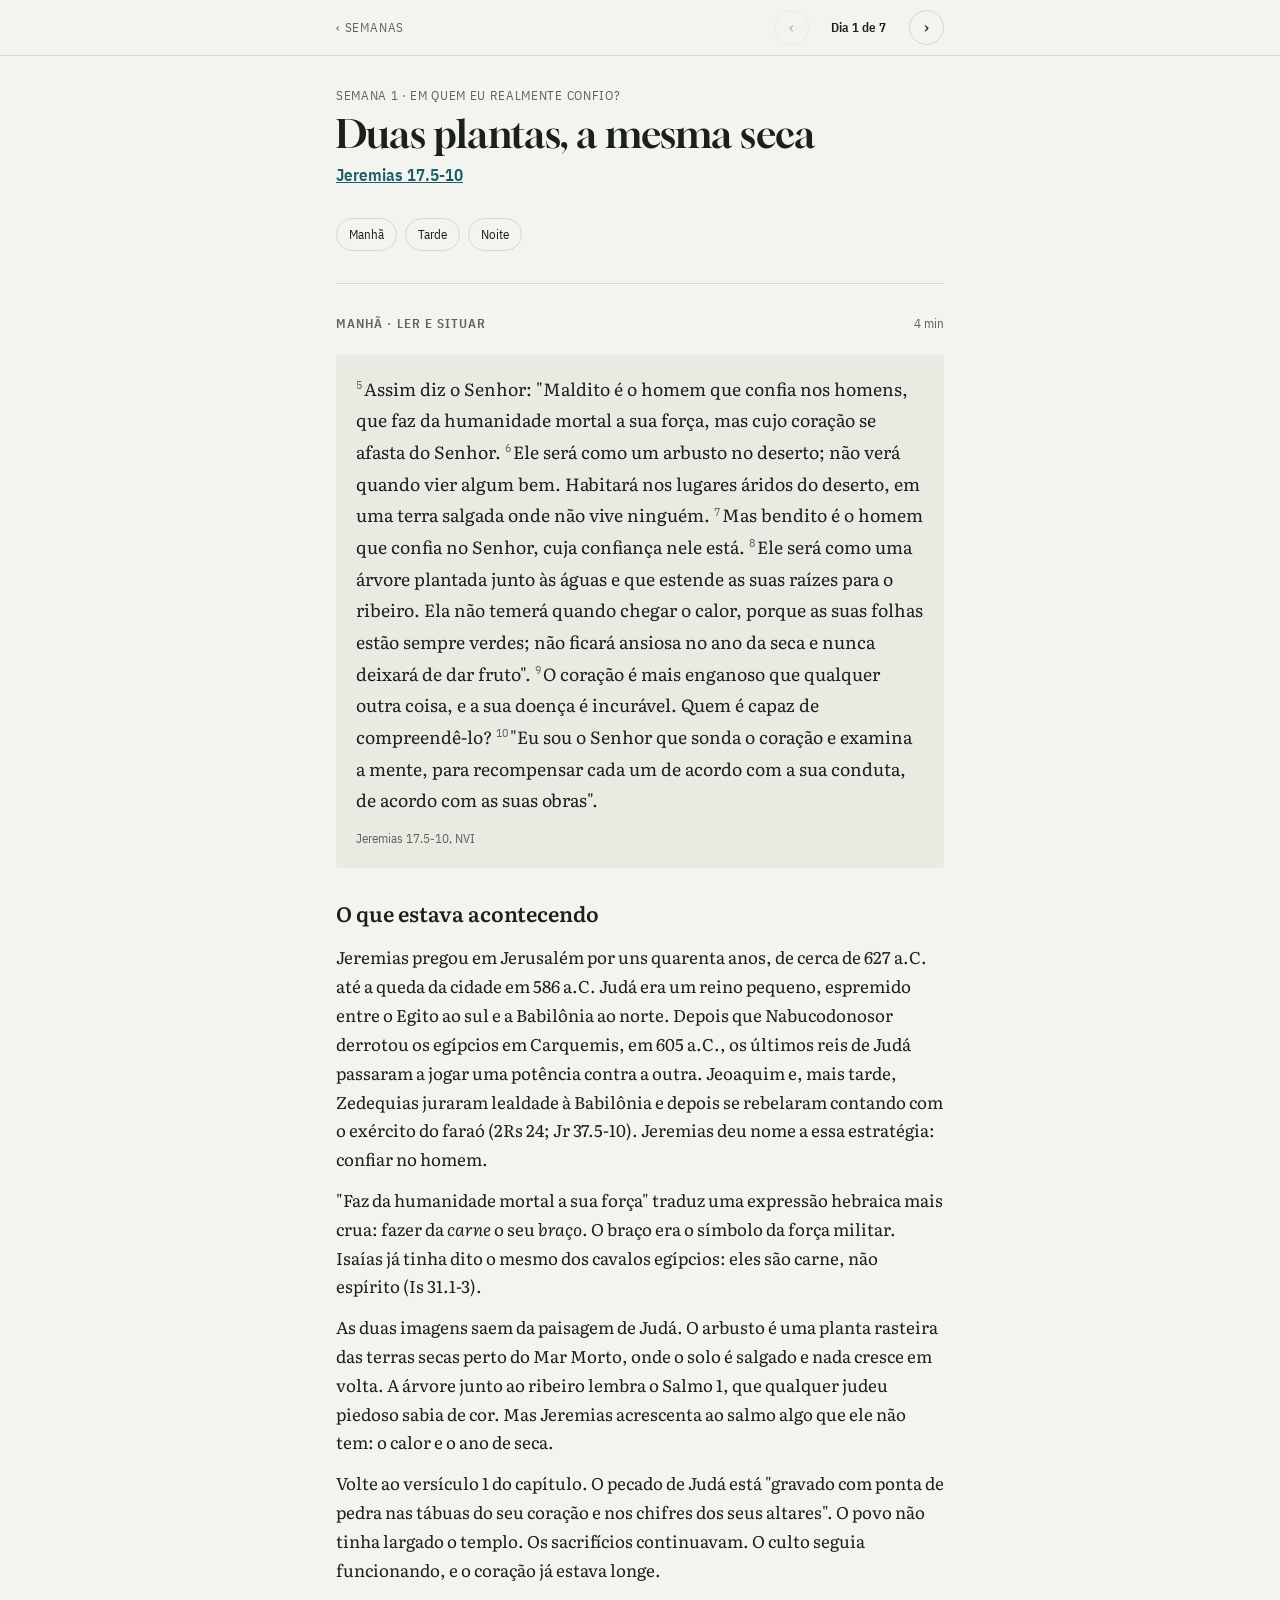
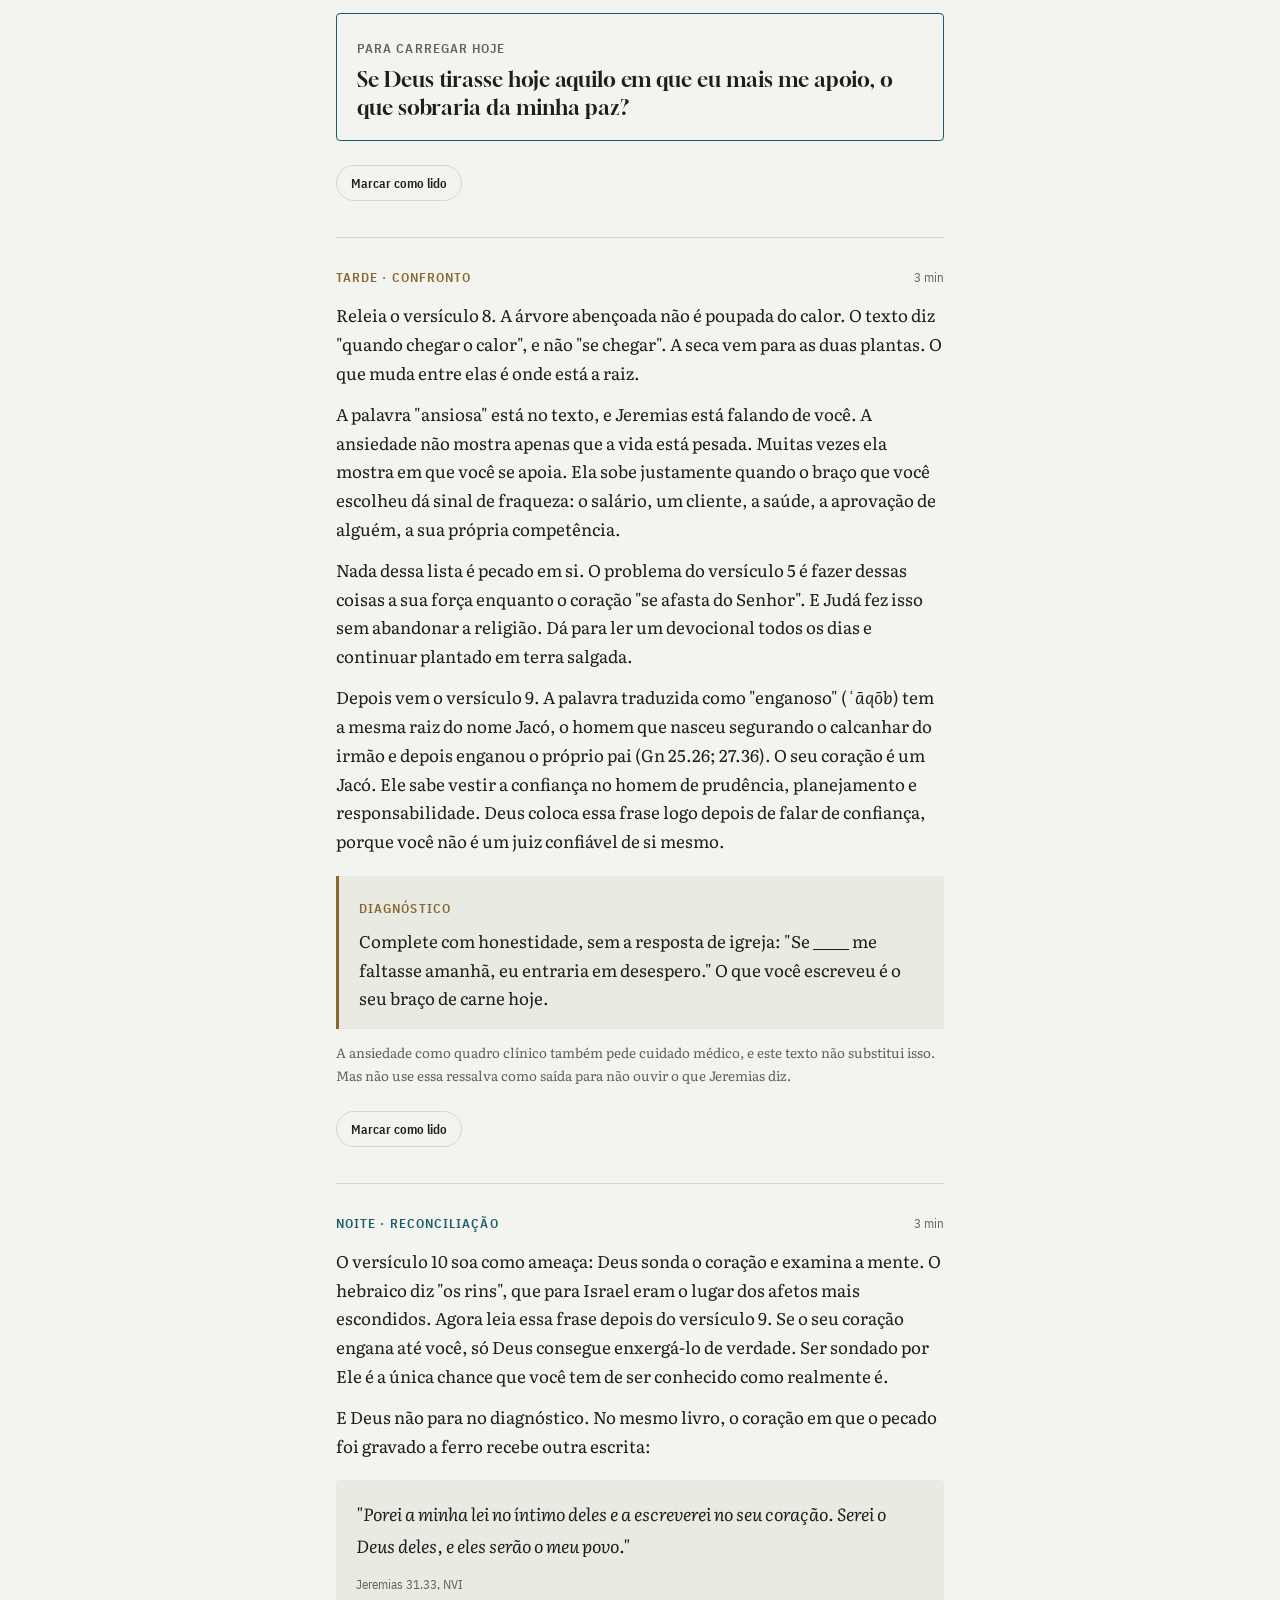
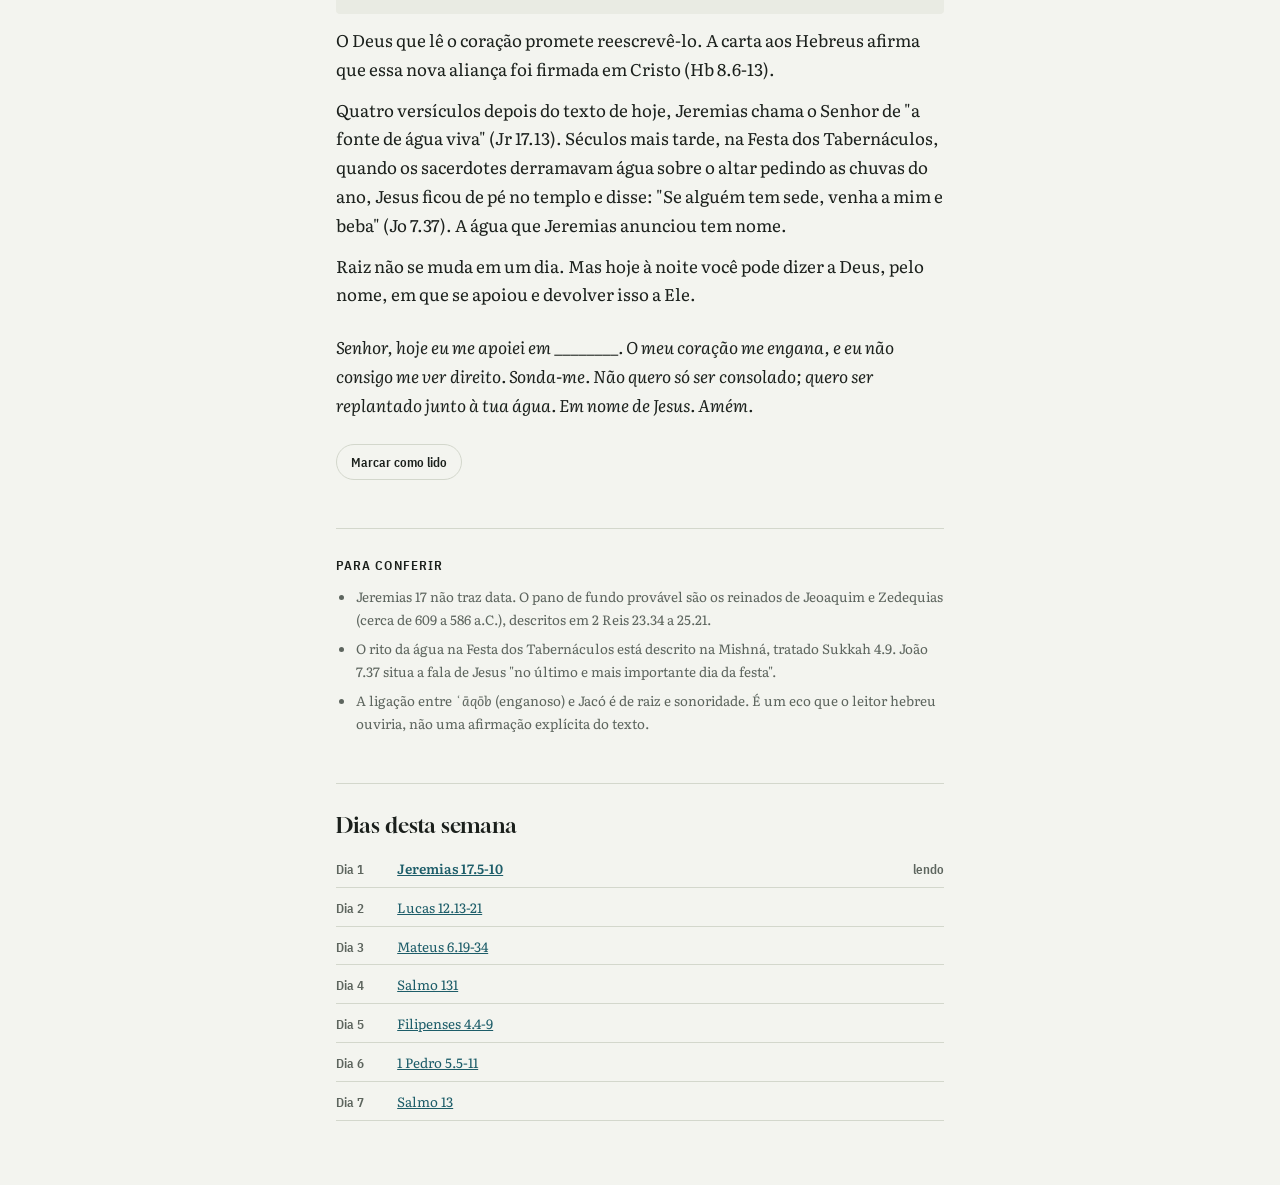
<file: semanas/01.html>
<!doctype html>
<html lang="pt-BR">
<head>
<meta charset="utf-8">
<meta name="viewport" content="width=device-width, initial-scale=1, viewport-fit=cover">
<title>Semana 1: Em quem eu realmente confio? · Devocional</title>
<link rel="preconnect" href="https://fonts.googleapis.com">
<link rel="preconnect" href="https://fonts.gstatic.com" crossorigin>
<link rel="stylesheet" href="https://fonts.googleapis.com/css2?family=Gloock&family=Literata:ital,opsz,wght@0,7..72,400;0,7..72,600;1,7..72,400&family=IBM+Plex+Sans+Condensed:wght@500;600&display=swap">
<link rel="stylesheet" href="../assets/estilo.css">
</head>
<body data-semana="01">
<header class="barra">
  <div class="wrap">
    <a class="serie voltar" href="../">‹ Semanas</a>
    <div class="nav">
      <button type="button" id="ant" aria-label="Dia anterior">‹</button>
      <span class="contador" id="contador">Dia 1 de 7</span>
      <button type="button" id="prox" aria-label="Próximo dia">›</button>
    </div>
  </div>
</header>

<main class="wrap" id="conteudo">

<article class="dia" data-n="1">
  <div class="cabeca">
    <span class="data">Semana 1 · Em quem eu realmente confio?</span>
    <h1>Duas plantas, a mesma seca</h1>
    <span class="ref"><a href="https://www.bibliaonline.com.br/nvi/jr/17" target="_blank" rel="noopener">Jeremias 17.5-10</a></span>
  </div>
  <nav class="atalhos" aria-label="Janelas do dia">
    <a href="#d1-manha">Manhã <span class="feito" data-feito="1-manha"></span></a>
    <a href="#d1-tarde">Tarde <span class="feito" data-feito="1-tarde"></span></a>
    <a href="#d1-noite">Noite <span class="feito" data-feito="1-noite"></span></a>
  </nav>

  <section class="janela texto" id="d1-manha">
    <div class="janela-topo"><span class="rotulo">Manhã · Ler e situar</span><span class="tempo">4 min</span></div>
    <blockquote class="escritura">
      <sup>5</sup>Assim diz o Senhor: "Maldito é o homem que confia nos homens, que faz da humanidade mortal a sua força, mas cujo coração se afasta do Senhor.
      <sup>6</sup>Ele será como um arbusto no deserto; não verá quando vier algum bem. Habitará nos lugares áridos do deserto, em uma terra salgada onde não vive ninguém.
      <sup>7</sup>Mas bendito é o homem que confia no Senhor, cuja confiança nele está.
      <sup>8</sup>Ele será como uma árvore plantada junto às águas e que estende as suas raízes para o ribeiro. Ela não temerá quando chegar o calor, porque as suas folhas estão sempre verdes; não ficará ansiosa no ano da seca e nunca deixará de dar fruto".
      <sup>9</sup>O coração é mais enganoso que qualquer outra coisa, e a sua doença é incurável. Quem é capaz de compreendê-lo?
      <sup>10</sup>"Eu sou o Senhor que sonda o coração e examina a mente, para recompensar cada um de acordo com a sua conduta, de acordo com as suas obras".
      <span class="fonte">Jeremias 17.5-10, NVI</span>
    </blockquote>

    <h3>O que estava acontecendo</h3>
    <p>Jeremias pregou em Jerusalém por uns quarenta anos, de cerca de 627 a.C. até a queda da cidade em 586 a.C. Judá era um reino pequeno, espremido entre o Egito ao sul e a Babilônia ao norte. Depois que Nabucodonosor derrotou os egípcios em Carquemis, em 605 a.C., os últimos reis de Judá passaram a jogar uma potência contra a outra. Jeoaquim e, mais tarde, Zedequias juraram lealdade à Babilônia e depois se rebelaram contando com o exército do faraó (2Rs 24; Jr 37.5-10). Jeremias deu nome a essa estratégia: confiar no homem.</p>
    <p>"Faz da humanidade mortal a sua força" traduz uma expressão hebraica mais crua: fazer da <em>carne</em> o seu <em>braço</em>. O braço era o símbolo da força militar. Isaías já tinha dito o mesmo dos cavalos egípcios: eles são carne, não espírito (Is 31.1-3).</p>
    <p>As duas imagens saem da paisagem de Judá. O arbusto é uma planta rasteira das terras secas perto do Mar Morto, onde o solo é salgado e nada cresce em volta. A árvore junto ao ribeiro lembra o Salmo 1, que qualquer judeu piedoso sabia de cor. Mas Jeremias acrescenta ao salmo algo que ele não tem: o calor e o ano de seca.</p>
    <p>Volte ao versículo 1 do capítulo. O pecado de Judá está "gravado com ponta de pedra nas tábuas do seu coração e nos chifres dos seus altares". O povo não tinha largado o templo. Os sacrifícios continuavam. O culto seguia funcionando, e o coração já estava longe.</p>

    <div class="levar">
      <span class="rotulo">Para carregar hoje</span>
      <p>Se Deus tirasse hoje aquilo em que eu mais me apoio, o que sobraria da minha paz?</p>
    </div>
    <button type="button" class="lido" data-lido="1-manha" id="lido-1-manha" aria-pressed="false">Marcar como lido</button>
  </section>

  <section class="janela confronto" id="d1-tarde">
    <div class="janela-topo"><span class="rotulo">Tarde · Confronto</span><span class="tempo">3 min</span></div>
    <p>Releia o versículo 8. A árvore abençoada não é poupada do calor. O texto diz "quando chegar o calor", e não "se chegar". A seca vem para as duas plantas. O que muda entre elas é onde está a raiz.</p>
    <p>A palavra "ansiosa" está no texto, e Jeremias está falando de você. A ansiedade não mostra apenas que a vida está pesada. Muitas vezes ela mostra em que você se apoia. Ela sobe justamente quando o braço que você escolheu dá sinal de fraqueza: o salário, um cliente, a saúde, a aprovação de alguém, a sua própria competência.</p>
    <p>Nada dessa lista é pecado em si. O problema do versículo 5 é fazer dessas coisas a sua força enquanto o coração "se afasta do Senhor". E Judá fez isso sem abandonar a religião. Dá para ler um devocional todos os dias e continuar plantado em terra salgada.</p>
    <p>Depois vem o versículo 9. A palavra traduzida como "enganoso" (<em>ʿāqōb</em>) tem a mesma raiz do nome Jacó, o homem que nasceu segurando o calcanhar do irmão e depois enganou o próprio pai (Gn 25.26; 27.36). O seu coração é um Jacó. Ele sabe vestir a confiança no homem de prudência, planejamento e responsabilidade. Deus coloca essa frase logo depois de falar de confiança, porque você não é um juiz confiável de si mesmo.</p>
    <div class="exercicio">
      <span class="rotulo">Diagnóstico</span>
      <p>Complete com honestidade, sem a resposta de igreja: "Se <u>&nbsp;&nbsp;&nbsp;&nbsp;&nbsp;&nbsp;&nbsp;&nbsp;&nbsp;&nbsp;&nbsp;&nbsp;</u> me faltasse amanhã, eu entraria em desespero." O que você escreveu é o seu braço de carne hoje.</p>
    </div>
    <p class="nota">A ansiedade como quadro clínico também pede cuidado médico, e este texto não substitui isso. Mas não use essa ressalva como saída para não ouvir o que Jeremias diz.</p>
    <button type="button" class="lido" data-lido="1-tarde" id="lido-1-tarde" aria-pressed="false">Marcar como lido</button>
  </section>

  <section class="janela reconciliacao" id="d1-noite">
    <div class="janela-topo"><span class="rotulo">Noite · Reconciliação</span><span class="tempo">3 min</span></div>
    <p>O versículo 10 soa como ameaça: Deus sonda o coração e examina a mente. O hebraico diz "os rins", que para Israel eram o lugar dos afetos mais escondidos. Agora leia essa frase depois do versículo 9. Se o seu coração engana até você, só Deus consegue enxergá-lo de verdade. Ser sondado por Ele é a única chance que você tem de ser conhecido como realmente é.</p>
    <p>E Deus não para no diagnóstico. No mesmo livro, o coração em que o pecado foi gravado a ferro recebe outra escrita:</p>
    <blockquote class="escritura">
      <span class="citacao">"Porei a minha lei no íntimo deles e a escreverei no seu coração. Serei o Deus deles, e eles serão o meu povo."</span>
      <span class="fonte">Jeremias 31.33, NVI</span>
    </blockquote>
    <p>O Deus que lê o coração promete reescrevê-lo. A carta aos Hebreus afirma que essa nova aliança foi firmada em Cristo (Hb 8.6-13).</p>
    <p>Quatro versículos depois do texto de hoje, Jeremias chama o Senhor de "a fonte de água viva" (Jr 17.13). Séculos mais tarde, na Festa dos Tabernáculos, quando os sacerdotes derramavam água sobre o altar pedindo as chuvas do ano, Jesus ficou de pé no templo e disse: "Se alguém tem sede, venha a mim e beba" (Jo 7.37). A água que Jeremias anunciou tem nome.</p>
    <p>Raiz não se muda em um dia. Mas hoje à noite você pode dizer a Deus, pelo nome, em que se apoiou e devolver isso a Ele.</p>
    <p class="oracao">Senhor, hoje eu me apoiei em ________. O meu coração me engana, e eu não consigo me ver direito. Sonda-me. Não quero só ser consolado; quero ser replantado junto à tua água. Em nome de Jesus. Amém.</p>
    <button type="button" class="lido" data-lido="1-noite" id="lido-1-noite" aria-pressed="false">Marcar como lido</button>
  </section>

  <div class="fontes">
    <span class="rotulo">Para conferir</span>
    <ul>
      <li>Jeremias 17 não traz data. O pano de fundo provável são os reinados de Jeoaquim e Zedequias (cerca de 609 a 586 a.C.), descritos em 2 Reis 23.34 a 25.21.</li>
      <li>O rito da água na Festa dos Tabernáculos está descrito na Mishná, tratado Sukkah 4.9. João 7.37 situa a fala de Jesus "no último e mais importante dia da festa".</li>
      <li>A ligação entre <em>ʿāqōb</em> (enganoso) e Jacó é de raiz e sonoridade. É um eco que o leitor hebreu ouviria, não uma afirmação explícita do texto.</li>
    </ul>
  </div>
</article>

<article class="dia" data-n="2">
  <div class="cabeca">
    <span class="data">Semana 1 · Em quem eu realmente confio?</span>
    <h1>Celeiros maiores</h1>
    <span class="ref"><a href="https://www.bibliaonline.com.br/nvi/lc/12" target="_blank" rel="noopener">Lucas 12.13-21</a></span>
  </div>
  <nav class="atalhos" aria-label="Janelas do dia">
    <a href="#d2-manha">Manhã <span class="feito" data-feito="2-manha"></span></a>
    <a href="#d2-tarde">Tarde <span class="feito" data-feito="2-tarde"></span></a>
    <a href="#d2-noite">Noite <span class="feito" data-feito="2-noite"></span></a>
  </nav>

  <section class="janela texto" id="d2-manha">
    <div class="janela-topo"><span class="rotulo">Manhã · Ler e situar</span><span class="tempo">4 min</span></div>
    <blockquote class="escritura">
      <sup>13</sup>Alguém da multidão lhe disse: "Mestre, diz ao meu irmão que divida a herança comigo".
      <sup>14</sup>Jesus respondeu: "Homem, quem me designou juiz ou árbitro entre vocês?"
      <sup>15</sup>Então, ele lhes disse: "Cuidado! Protejam-se contra todo tipo de ganância, porque a vida de um homem não consiste na quantidade dos seus bens".
      <sup>16</sup>Contou-lhes, então, esta parábola: "A terra de certo homem rico produziu muito.
      <sup>17</sup>Ele pensou consigo mesmo: 'O que vou fazer? Não tenho onde armazenar a minha colheita'.
      <sup>18</sup>Assim, disse: 'Já sei o que vou fazer. Vou derrubar os meus celeiros e construir outros maiores, e ali guardarei toda a minha safra e todos os meus bens.
      <sup>19</sup>E direi a mim mesmo: Você tem grande quantidade de bens, armazenados para muitos anos. Descanse, coma, beba e alegre-se'.
      <sup>20</sup>Contudo, Deus lhe disse: 'Insensato! Esta mesma noite a sua vida será exigida. Então, quem ficará com o que você preparou?'
      <sup>21</sup>Assim é com aquele que acumula tesouros para si, mas não é rico em relação a Deus".
      <span class="fonte">Lucas 12.13-21, NVI</span>
    </blockquote>

    <h3>O que estava acontecendo</h3>
    <p>Na Galileia do primeiro século, mestres da Lei eram chamados para resolver disputas de família, e herança era a mais comum. A Lei dava ao primogênito porção dobrada (Dt 21.17), e a terra era o que separava uma família do sustento ou da miséria. O homem que interrompe Jesus pode até ter razão. Jesus não entra no mérito. A resposta dele lembra o que um hebreu disse a Moisés no Egito: "Quem o nomeou líder e juiz sobre nós?" (Êx 2.14). Ele se recusa a ser usado como árbitro e vai para a raiz.</p>
    <p>A palavra traduzida como "ganância" é <em>pleonexia</em>, que quer dizer, literalmente, "querer ter mais". Não é sobre ser rico. É sobre a fome de mais, que pode existir em quem tem muito e em quem tem pouco. Paulo chama isso de idolatria (Cl 3.5).</p>
    <p>Na parábola, o homem não rouba ninguém. A colheita foi boa, e a terra é dele. Mas repare com quem ele conversa: só consigo mesmo. Numa aldeia onde quase todos viviam do pão do dia, uma safra grande podia alimentar vizinhos. Provérbios já dizia que o povo amaldiçoa quem segura o trigo (Pv 11.26). Ele não consulta ninguém, nem Deus. Em três versículos ele fala dos "meus frutos", dos "meus celeiros", dos "meus bens" e da "minha alma", e nenhuma outra pessoa aparece.</p>
    <p>No versículo 19 ele fala, no original, com a própria <em>alma</em>: "Alma, você tem muitos bens". No versículo 20 é exatamente essa alma que é exigida dele. O verbo era usado para cobrar uma dívida. A vida que ele achou que possuía era um empréstimo.</p>

    <div class="levar">
      <span class="rotulo">Para carregar hoje</span>
      <p>Se a minha vida fosse pedida de volta esta noite, quem ficaria com o que eu estou preparando?</p>
    </div>
    <button type="button" class="lido" data-lido="2-manha" id="lido-2-manha" aria-pressed="false">Marcar como lido</button>
  </section>

  <section class="janela confronto" id="d2-tarde">
    <div class="janela-topo"><span class="rotulo">Tarde · Confronto</span><span class="tempo">3 min</span></div>
    <p>Comece pelo homem da multidão. Ele tinha diante de si o Filho de Deus e só quis uma coisa dele: "diz ao meu irmão". Quantas das suas orações têm esse formato? Você leva a Deus a sua causa, já decidida, e pede que Ele a assine. Jesus não aceitou esse papel ali, e não vai aceitar com você.</p>
    <p>Agora o rico. Ele não é um vilão. É um homem prudente, com um problema bom: sobrou. E a primeira reação dele diante da fartura é a pergunta da ansiedade: "O que vou fazer?". A abundância não o acalmou. Deu a ele mais coisas para proteger. Por isso Jesus, logo no versículo 22, emenda: "não se preocupem com a própria vida". A ganância e a ansiedade são o mesmo movimento: tentar garantir a vida com o que se possui.</p>
    <p>Seja honesto aqui também com o próprio texto. Planejar não é pecado. José armazenou trigo por sete anos (Gn 41), e Provérbios elogia a formiga (Pv 6.6-8). A diferença está em duas coisas: José guardou por ordem de Deus e para alimentar outros, e o rico guardou para si, num plano em que Deus não tinha voz. Você sabe dizer qual das duas descreve o seu planejamento?</p>
    <p>"Insensato" é a mesma palavra do Salmo 14.1: o tolo diz no coração que Deus não existe. O rico nunca negou Deus. Ele só viveu como se Deus não fizesse diferença nas decisões. Esse ateísmo prático cabe muito bem dentro de uma vida religiosa.</p>
    <div class="exercicio">
      <span class="rotulo">Diagnóstico</span>
      <p>Pense na última semana. Quanto da sua energia mental foi para conseguir, guardar ou proteger alguma coisa, e quanto foi para dar? Escreva o nome de um bem, uma meta ou uma reserva que, se sumisse, faria você sentir que perdeu quem é.</p>
    </div>
    <button type="button" class="lido" data-lido="2-tarde" id="lido-2-tarde" aria-pressed="false">Marcar como lido</button>
  </section>

  <section class="janela reconciliacao" id="d2-noite">
    <div class="janela-topo"><span class="rotulo">Noite · Reconciliação</span><span class="tempo">3 min</span></div>
    <p>A pergunta de Deus no versículo 20 é dura, mas é um aviso dado enquanto ainda há tempo. Você está ouvindo esta parábola, e o homem dela não ouviu. A pergunta "quem ficará com o que você preparou?" é a mesma que o salmista e o Eclesiastes já tinham feito (Sl 39.6; Ec 2.18-19). Ela serve para soltar a sua mão, não para esmagar você.</p>
    <p>Continue lendo o capítulo e veja aonde Jesus leva essa conversa. No versículo 32 Ele diz ao "pequeno rebanho" que não tenha medo, porque o Pai tem prazer em dar a eles o Reino. O rico precisava de celeiros porque achava que tudo dependia dele. Os discípulos podem abrir a mão porque o Pai já decidiu dar a eles mais do que qualquer celeiro guarda.</p>
    <p>"Ser rico em relação a Deus" não é um projeto de esforço espiritual. Começa por receber. Paulo diz que Cristo, sendo rico, se fez pobre por nós, para que por meio da pobreza dele nos tornássemos ricos (2Co 8.9). A vida que você não consegue garantir já foi garantida por alguém que entregou a dele.</p>
    <p>E Jesus encerra o trecho com uma frase que funciona como teste: "onde estiver o seu tesouro, ali também estará o seu coração" (Lc 12.34). O coração vai atrás do tesouro. Então, se você quiser mudar o coração, comece pela mão: dê alguma coisa que doa um pouco.</p>
    <p class="oracao">Pai, eu confesso que tenho tratado a minha vida como se fosse minha e o meu futuro como se dependesse dos meus celeiros. Hoje eu fiquei ansioso por causa de ________. Tira da minha mão o que eu seguro com medo. Ensina-me a receber o Reino que tu tens prazer em dar e a ser generoso como tu foste comigo em Cristo. Amém.</p>
    <button type="button" class="lido" data-lido="2-noite" id="lido-2-noite" aria-pressed="false">Marcar como lido</button>
  </section>

  <div class="fontes">
    <span class="rotulo">Para conferir</span>
    <ul>
      <li>Herança e porção dobrada do primogênito: Deuteronômio 21.15-17. Sobre filhas e herança da terra: Números 27.1-11.</li>
      <li>O eco de Êxodo 2.14 em Lucas 12.14 é reconhecido por vários comentaristas (a tradução grega do Êxodo usa "juiz" na mesma pergunta), mas Lucas não cita o texto diretamente.</li>
      <li>No grego, Lucas 12.19-20 usa <em>psychē</em> ("alma, vida") nas duas falas, e o verbo de 12.20 (<em>apaitousin</em>) é o de cobrar algo emprestado.</li>
    </ul>
  </div>
</article>

<article class="dia" data-n="3">
  <div class="cabeca">
    <span class="data">Semana 1 · Em quem eu realmente confio?</span>
    <h1>Dois senhores e o pão de hoje</h1>
    <span class="ref"><a href="https://www.bibliaonline.com.br/nvi/mt/6" target="_blank" rel="noopener">Mateus 6.19-34</a></span>
  </div>
  <nav class="atalhos" aria-label="Janelas do dia">
    <a href="#d3-manha">Manhã <span class="feito" data-feito="3-manha"></span></a>
    <a href="#d3-tarde">Tarde <span class="feito" data-feito="3-tarde"></span></a>
    <a href="#d3-noite">Noite <span class="feito" data-feito="3-noite"></span></a>
  </nav>

  <section class="janela texto" id="d3-manha">
    <div class="janela-topo"><span class="rotulo">Manhã · Ler e situar</span><span class="tempo">4 min</span></div>
    <p class="nota">Os versículos 19 a 23 (tesouros na terra e no céu) continuam o tema de ontem e estão no link acima. Abaixo vai o trecho central.</p>
    <blockquote class="escritura">
      <sup>24</sup>Ninguém pode servir a dois senhores, pois odiará um e amará o outro, ou se dedicará a um e desprezará o outro. Vocês não podem servir a Deus e ao dinheiro.
      <sup>25</sup>Por isso, digo a vocês que não se preocupem com a própria vida, quanto ao que comer ou beber; nem com o corpo, quanto ao que vestir. A vida não é mais importante do que a comida, e o corpo mais importante do que a roupa?
      <sup>26</sup>Observem as aves do céu: não semeiam, nem colhem, nem armazenam em celeiros. Contudo, o Pai celestial de vocês as alimenta. Vocês não têm muito mais valor do que elas?
      <sup>27</sup>Quem de vocês, por mais que se preocupe, pode acrescentar uma hora que seja à sua vida?
      <sup>28</sup>Por que vocês se preocupam com roupas? Vejam como crescem os lírios do campo. Eles não trabalham nem tecem.
      <sup>29</sup>Contudo, digo a vocês que nem Salomão, em todo o seu esplendor, vestiu-se como um deles.
      <sup>30</sup>Se Deus veste assim a erva do campo, que hoje existe e amanhã é lançada no fogo, não vestirá muito mais a vocês, homens de pequena fé?
      <sup>31</sup>Portanto, não se preocupem, dizendo: "O que comeremos?", "O que beberemos?" ou "O que vestiremos?".
      <sup>32</sup>Pois os gentios é que correm atrás dessas coisas, mas o Pai celestial de vocês sabe que precisam delas.
      <sup>33</sup>Busquem, pois, em primeiro lugar o reino de Deus e a sua justiça, e todas essas coisas serão acrescentadas a vocês.
      <sup>34</sup>Portanto, não se preocupem com o amanhã, pois o amanhã trará as suas próprias preocupações. Bastam a cada dia os seus próprios problemas.
      <span class="fonte">Mateus 6.24-34, NVI</span>
    </blockquote>

    <h3>O que estava acontecendo</h3>
    <p>Este trecho é parte do Sermão do Monte, pregado nas colinas da Galileia para uma multidão de camponeses, pescadores e diaristas. O pagamento comum de um dia de trabalho era um denário (Mt 20.2), e muita gente comia com o que ganhava naquele dia. Uma colheita ruim significava fome de verdade. Quando Jesus diz "não se preocupem com o que comer", Ele fala com pessoas para quem a comida era uma pergunta real. Isso torna a frase mais radical, não mais fácil.</p>
    <p>"Dinheiro", no versículo 24, traduz <em>mamōnas</em>, uma palavra aramaica para riqueza e posses. Alguns estudiosos a ligam à mesma raiz de "amém", com o sentido de "aquilo em que se confia", mas essa origem é discutida. O verbo "servir" é o verbo do escravo. Um escravo não tinha dois patrões em meio expediente. Ele pertencia a alguém.</p>
    <p>O versículo 25 começa com "Por isso". Jesus liga a ansiedade aos dois senhores: a preocupação é o serviço prestado ao segundo senhor.</p>
    <p>As imagens são do campo galileu. As aves "não armazenam em celeiros", o mesmo celeiro da parábola de ontem. Os lírios eram flores silvestres que cobriam as encostas na primavera. Salomão era o símbolo máximo de luxo (1Rs 10). E a erva seca era usada como combustível nos fornos de barro das casas. A flor que hoje é mais bonita que um rei amanhã esquenta o pão de alguém.</p>

    <div class="levar">
      <span class="rotulo">Para carregar hoje</span>
      <p>Quanto da minha preocupação de hoje é, de fato, problema de hoje?</p>
    </div>
    <button type="button" class="lido" data-lido="3-manha" id="lido-3-manha" aria-pressed="false">Marcar como lido</button>
  </section>

  <section class="janela confronto" id="d3-tarde">
    <div class="janela-topo"><span class="rotulo">Tarde · Confronto</span><span class="tempo">3 min</span></div>
    <p>Compare a sua mesa com a daquela multidão. Você tem mais segurança do que quase todos que ouviram este sermão, e mesmo assim se preocupa. Isso mostra que a ansiedade não cresce na medida da necessidade. Ela cresce na medida do senhor a quem você serve.</p>
    <p>O versículo 24 não deixa espaço para neutralidade: "odiará um e amará o outro". Você não consegue ter Deus como Senhor e o dinheiro como segurança ao mesmo tempo, porque os dois disputam a mesma coisa, que é a sua confiança. Pense em quantas decisões da sua semana foram tomadas pelo que o dinheiro permitia, e em quantas foram tomadas pelo que Deus pediu.</p>
    <p>O versículo 27 desmonta o argumento favorito da ansiedade: o de que se preocupar é ser responsável. A preocupação não acrescenta uma hora à sua vida. Ela parece trabalho, mas não produz nada. É esforço gasto num futuro que ainda não existe.</p>
    <p>"Homens de pequena fé" é uma expressão que Mateus usa só para os discípulos (6.30; 8.26; 14.31; 16.8). Jesus não está falando de quem não crê. Está falando de quem crê e vive como se Deus não estivesse olhando. E o versículo 32 vai além: correr atrás dessas coisas é o jeito dos gentios. Os povos vizinhos tinham deuses que precisavam ser agradados com ofertas para garantir a chuva e a colheita. Quando você trata Deus como alguém que precisa ser convencido a cuidar de você, está pensando como pagão, mesmo que use palavras cristãs.</p>
    <div class="exercicio">
      <span class="rotulo">Diagnóstico</span>
      <p>Anote as três preocupações que mais voltaram à sua cabeça hoje. Ao lado de cada uma, escreva "hoje" ou "amanhã". Quantas são realmente problemas de hoje?</p>
    </div>
    <button type="button" class="lido" data-lido="3-tarde" id="lido-3-tarde" aria-pressed="false">Marcar como lido</button>
  </section>

  <section class="janela reconciliacao" id="d3-noite">
    <div class="janela-topo"><span class="rotulo">Noite · Reconciliação</span><span class="tempo">3 min</span></div>
    <p>Repare que Jesus não manda você se esforçar mais para confiar. O argumento dele é sobre quem Deus é: "o Pai celestial de vocês sabe que precisam delas". Esse é o mesmo Pai a quem, poucos versículos antes, Ele ensinou a pedir: "Dá-nos hoje o nosso pão de cada dia" (Mt 6.11). A oração e o ensino sobre a ansiedade estão no mesmo capítulo de propósito. O pão é pedido para hoje.</p>
    <p>Israel aprendeu isso no deserto. O maná vinha a cada manhã, a porção de um dia. Quem tentou guardar para o dia seguinte achou o maná cheio de vermes (Êx 16.4, 19-20). Deus não estava sendo mesquinho. Estava ensinando um povo a depender dele dia após dia. "Bastam a cada dia os seus próprios problemas" é essa mesma pedagogia. Jesus não promete dias sem problema. Promete um Pai para cada dia.</p>
    <p>E Ele não pediu nada que não tenha vivido. Jesus disse que não tinha onde repousar a cabeça (Mt 8.20). Buscou primeiro o Reino até a cruz e entregou o próprio espírito nas mãos do Pai (Lc 23.46). É por causa dele que "Pai" não é uma metáfora bonita na sua boca, mas um direito de filho.</p>
    <p>Hoje à noite, devolva o amanhã. Ele ainda não chegou e não é seu.</p>
    <p class="oracao">Pai, eu confesso que servi a outro senhor hoje, e a minha preocupação provou isso. Eu passei o dia carregando ________, que nem é problema de hoje. Tu sabes do que eu preciso. Dá-me o pão de amanhã amanhã. Ensina-me a buscar primeiro o teu Reino e a tua justiça. Em nome de Jesus. Amém.</p>
    <button type="button" class="lido" data-lido="3-noite" id="lido-3-noite" aria-pressed="false">Marcar como lido</button>
  </section>

  <div class="fontes">
    <span class="rotulo">Para conferir</span>
    <ul>
      <li>Um denário como diária de trabalho: Mateus 20.1-2.</li>
      <li>A ligação de <em>mamōnas</em> com a raiz de "amém" é uma hipótese citada em dicionários do Novo Testamento, mas não é consenso. O ponto do texto não depende dela.</li>
      <li>"Pequena fé" (<em>oligopistoi</em>) em Mateus: 6.30; 8.26; 14.31; 16.8. O paralelo deste trecho está em Lucas 12.22-31, logo depois da parábola de ontem.</li>
      <li>O maná e a porção diária: Êxodo 16.4 e 16.16-21.</li>
    </ul>
  </div>
</article>

<article class="dia" data-n="4">
  <div class="cabeca">
    <span class="data">Semana 1 · Em quem eu realmente confio?</span>
    <h1>A criança desmamada</h1>
    <span class="ref"><a href="https://www.bibliaonline.com.br/nvi/sl/131" target="_blank" rel="noopener">Salmo 131</a></span>
  </div>
  <nav class="atalhos" aria-label="Janelas do dia">
    <a href="#d4-manha">Manhã <span class="feito" data-feito="4-manha"></span></a>
    <a href="#d4-tarde">Tarde <span class="feito" data-feito="4-tarde"></span></a>
    <a href="#d4-noite">Noite <span class="feito" data-feito="4-noite"></span></a>
  </nav>

  <section class="janela texto" id="d4-manha">
    <div class="janela-topo"><span class="rotulo">Manhã · Ler e situar</span><span class="tempo">4 min</span></div>
    <blockquote class="escritura">
      Cântico de peregrinação. De Davi.<br>
      <sup>1</sup>Senhor, o meu coração não é orgulhoso, e os meus olhos não são arrogantes. Não me envolvo com coisas grandiosas nem maravilhosas demais para mim.
      <sup>2</sup>Pelo contrário, acalmei e aquietei a minha alma. Sou como uma criança desmamada pela sua mãe; a minha alma é como essa criança.
      <sup>3</sup>Ponha a sua esperança no Senhor, ó Israel, desde agora e para sempre!
      <span class="fonte">Salmo 131, NVI</span>
    </blockquote>
    <p class="nota">É um salmo curto. Leia duas ou três vezes, devagar, antes de seguir.</p>

    <h3>O que estava acontecendo</h3>
    <p>Os Salmos 120 a 134 formam uma coleção chamada "cânticos de peregrinação" (no hebraico, "cânticos das subidas"). Três vezes por ano os israelitas subiam a Jerusalém para as grandes festas (Dt 16.16), muitas vezes a pé e em família. Esses salmos curtos eram cantados e decorados na estrada. Imagine uma mãe caminhando com o filho pequeno ao lado, e você tem o cenário provável desta imagem.</p>
    <p>No antigo Israel, o desmame acontecia tarde, por volta dos dois ou três anos. Ana só levou Samuel ao templo depois de desmamá-lo (1Sm 1.22-24), e Abraão deu uma festa no dia em que Isaque foi desmamado (Gn 21.8). Uma criança dessa idade já anda, fala e conhece a mãe. A diferença é esta: o bebê que mama fica inquieto no colo porque quer alguma coisa da mãe. A criança desmamada fica no colo só porque quer estar com ela.</p>
    <p>"Maravilhosas demais para mim" usa uma palavra que a Bíblia costuma reservar para as obras de Deus. É quase a mesma frase da confissão final de Jó, depois de meses exigindo explicações: ele admite que falou de coisas maravilhosas demais para ele, que não entendia (Jó 42.3).</p>
    <p>Repare também nos verbos do versículo 2: "acalmei e aquietei". Quem age é o salmista. A calma aqui não é um sentimento que caiu do céu. É uma decisão.</p>

    <div class="levar">
      <span class="rotulo">Para carregar hoje</span>
      <p>Estou buscando a Deus pelo que Ele me dá ou por quem Ele é?</p>
    </div>
    <button type="button" class="lido" data-lido="4-manha" id="lido-4-manha" aria-pressed="false">Marcar como lido</button>
  </section>

  <section class="janela confronto" id="d4-tarde">
    <div class="janela-topo"><span class="rotulo">Tarde · Confronto</span><span class="tempo">3 min</span></div>
    <p>O salmo liga a paz à humildade antes de falar de calma. A ordem importa. Muita ansiedade é orgulho com outra roupa: a exigência de entender e controlar o que está acima de você. Você quer saber por que, quando e como, e não descansa até receber a resposta. Paulo pergunta quem conheceu a mente do Senhor ou foi seu conselheiro (Rm 11.34). Boa parte das suas noites mal dormidas é você tentando ser conselheiro de Deus sobre a própria vida.</p>
    <p>Agora pense na imagem. Como é a sua vida de oração? Quanto dela é pedir, e quanto é simplesmente estar com Deus? Se tudo o que você faz diante dele é apresentar pedidos, você se relaciona com Ele como o bebê que mama: inquieto, puxando, querendo receber. Não há nada de errado em pedir. Mas uma fé que só sabe pedir ainda não foi desmamada.</p>
    <p>E o desmame tem choro. A criança perdeu aquilo que a acalmava. Às vezes Deus tira de você aquilo que você usava para se tranquilizar justamente para ensinar você a descansar nele. Nem toda frustração é abandono. Algumas são desmame.</p>
    <p>Por fim, "acalmei" é algo que você faz. Aquietar a alma tem um lado prático: parar de alimentar a ansiedade. Desligar a tela, interromper os cenários que você ensaia na cabeça, deixar de repetir a mesma conversa imaginária. Você não controla o que sente, mas controla com o que alimenta a mente.</p>
    <div class="exercicio">
      <span class="rotulo">Diagnóstico</span>
      <p>Qual é a pergunta que você exige que Deus responda antes de ficar em paz? Escreva essa pergunta. Depois pergunte a si mesmo, com honestidade, se ela não é uma daquelas "maravilhosas demais para mim".</p>
    </div>
    <button type="button" class="lido" data-lido="4-tarde" id="lido-4-tarde" aria-pressed="false">Marcar como lido</button>
  </section>

  <section class="janela reconciliacao" id="d4-noite">
    <div class="janela-topo"><span class="rotulo">Noite · Reconciliação</span><span class="tempo">3 min</span></div>
    <p>A criança do salmo não descansa porque entende a mãe. Descansa porque sabe quem a mãe é. E Deus mesmo escolheu essa imagem para falar de si. Pelo profeta Isaías, Ele pergunta se uma mãe pode esquecer o filho que amamenta e responde que, ainda que ela esqueça, Ele não se esquecerá (Is 49.15). Em outro lugar, promete consolar o povo como uma mãe consola o filho (Is 66.13).</p>
    <p>O que o salmo pede, Cristo viveu por inteiro. Ele não se envolveu com "coisas grandiosas" para si: sendo Deus, não considerou que ser igual a Deus era algo a que devesse se apegar, e se esvaziou (Fp 2.6-7). No Getsêmani, Ele não exigiu explicações do Pai. Disse "não seja o que eu quero, mas sim o que tu queres" (Mc 14.36). A humildade que você não consegue produzir sozinho já foi vivida por alguém, no seu lugar.</p>
    <p>É por causa dele que você pode chegar perto de Deus como filho. Paulo diz que recebemos o Espírito que nos faz clamar "Aba, Pai" (Rm 8.15). Você não precisa conquistar o colo. Ele já é seu em Cristo.</p>
    <p>Hoje antes de dormir, fique dois minutos em silêncio diante de Deus, sem pedir nada. Só fique. Se a mente correr, volte devagar, como uma criança que volta para o colo.</p>
    <p class="oracao">Senhor, eu confesso que quero entender o que é grande demais para mim e que tenho buscado mais as tuas mãos do que o teu rosto. Hoje eu exigi de ti uma resposta sobre ________. Acalma a minha alma. Desmama-me do que eu uso para me tranquilizar no teu lugar. Quero estar contigo, mesmo sem entender. Em nome de Jesus. Amém.</p>
    <button type="button" class="lido" data-lido="4-noite" id="lido-4-noite" aria-pressed="false">Marcar como lido</button>
  </section>

  <div class="fontes">
    <span class="rotulo">Para conferir</span>
    <ul>
      <li>Os cânticos de peregrinação são os Salmos 120 a 134. As três festas de peregrinação estão em Deuteronômio 16.16.</li>
      <li>A idade do desmame se deduz de 1 Samuel 1.22-24 e Gênesis 21.8. O livro de 2 Macabeus (7.27), aceito no cânon católico, menciona três anos de amamentação, e isso confirma o costume da época.</li>
      <li>Os títulos "De Davi" fazem parte da tradição antiga do texto. Os estudiosos discutem se indicam o autor, uma dedicatória ou uma coleção.</li>
      <li>A expressão "maravilhosas demais para mim" aparece também em Jó 42.3 e no Salmo 139.6.</li>
    </ul>
  </div>
</article>

<article class="dia" data-n="5">
  <div class="cabeca">
    <span class="data">Semana 1 · Em quem eu realmente confio?</span>
    <h1>A paz que monta guarda</h1>
    <span class="ref"><a href="https://www.bibliaonline.com.br/nvi/fp/4" target="_blank" rel="noopener">Filipenses 4.4-9</a></span>
  </div>
  <nav class="atalhos" aria-label="Janelas do dia">
    <a href="#d5-manha">Manhã <span class="feito" data-feito="5-manha"></span></a>
    <a href="#d5-tarde">Tarde <span class="feito" data-feito="5-tarde"></span></a>
    <a href="#d5-noite">Noite <span class="feito" data-feito="5-noite"></span></a>
  </nav>

  <section class="janela texto" id="d5-manha">
    <div class="janela-topo"><span class="rotulo">Manhã · Ler e situar</span><span class="tempo">4 min</span></div>
    <blockquote class="escritura">
      <sup>4</sup>Alegrem-se sempre no Senhor. Direi novamente: Alegrem-se!
      <sup>5</sup>Que a amabilidade de vocês seja conhecida por todas as pessoas. Perto está o Senhor.
      <sup>6</sup>Não andem ansiosos por coisa alguma, mas em tudo, por meio da oração e da súplica, com ação de graças, apresentem os seus pedidos a Deus.
      <sup>7</sup>Então, a paz de Deus, que excede todo o entendimento, guardará o coração e os pensamentos de vocês em Cristo Jesus.
      <sup>8</sup>Finalmente, irmãos, pensem em tudo o que for verdadeiro, tudo o que for digno de respeito, tudo o que for justo, tudo o que for puro, tudo o que for amável, tudo o que for de boa fama, em tudo o que houver alguma virtude ou algo de louvor.
      <sup>9</sup>Ponham em prática tudo o que vocês aprenderam, receberam, ouviram e viram em mim; e o Deus da paz estará com vocês.
      <span class="fonte">Filipenses 4.4-9, NVI</span>
    </blockquote>

    <h3>O que estava acontecendo</h3>
    <p>Paulo escreve esta carta preso. Ele fala das suas correntes, da guarda que o vigia e da possibilidade real de ser executado (Fp 1.13, 20-24). A tradição situa a prisão em Roma, por volta de 60 a 62 d.C.; alguns estudiosos preferem Éfeso ou Cesareia. Em qualquer caso, "não andem ansiosos" foi escrito por um homem que não sabia se viveria.</p>
    <p>Filipos era uma colônia romana (At 16.12), repovoada com soldados veteranos depois da famosa batalha travada ali em 42 a.C. Os moradores tinham orgulho de ser cidadãos de Roma. A igreja nasceu numa visita em que Paulo e Silas foram açoitados e jogados na prisão da própria cidade, e à meia-noite estavam cantando hinos a Deus (At 16.22-25). Os filipenses sabiam que o homem que escrevia "alegrem-se sempre" já tinha feito isso na cadeia deles.</p>
    <p>O trecho vem logo depois de um conflito: Paulo pede que duas líderes da igreja, Evódia e Síntique, voltem a concordar (Fp 4.2-3). "Amabilidade" traduz uma palavra que descreve quem não insiste nos próprios direitos. A paz de Deus não aparece aqui numa vida tranquila. Aparece numa igreja tensa e numa cela.</p>
    <p>O verbo "guardará", no versículo 7, é militar. Quer dizer montar guarda, como uma guarnição protegendo uma cidade. Numa colônia de veteranos, todos entendiam a imagem. E Paulo a escreveu acorrentado a um soldado romano.</p>

    <div class="levar">
      <span class="rotulo">Para carregar hoje</span>
      <p>Que área da minha vida eu ainda não apresentei a Deus porque acho que dou conta sozinho?</p>
    </div>
    <button type="button" class="lido" data-lido="5-manha" id="lido-5-manha" aria-pressed="false">Marcar como lido</button>
  </section>

  <section class="janela confronto" id="d5-tarde">
    <div class="janela-topo"><span class="rotulo">Tarde · Confronto</span><span class="tempo">3 min</span></div>
    <p>"Não andem ansiosos por coisa alguma" é uma ordem, não uma sugestão. Quem a deu estava preso, sem saber se seria morto. Qualquer desculpa que você tenha hoje para viver ansioso é menor do que a situação de Paulo.</p>
    <p>E a ordem vem com um "em tudo". Muita gente leva a Deus os problemas grandes e administra os pequenos sozinha. Outros fazem o contrário: oram pelas miudezas e guardam para si a área que realmente pesa, aquela em que acham que precisam estar no controle. Que área você mantém fora da oração?</p>
    <p>Repare em "com ação de graças". Oração sem gratidão vira lista de reclamações. A gratidão obriga você a lembrar o que Deus já fez, e a ansiedade sobrevive justamente do esquecimento.</p>
    <p>O versículo 8 começa com "verdadeiro". A ansiedade passa a maior parte do tempo pensando no que não é verdade: hipóteses, cenários, conversas que nunca aconteceram. Paulo manda você ocupar a mente com o que é real e digno.</p>
    <p>E o versículo 9 liga a presença do Deus da paz à prática: "ponham em prática". Uma parte da sua inquietação pode não ser ansiedade. Pode ser a consciência acusando uma desobediência que você conhece bem, como um pecado não confessado, uma conversa que você evita ou uma reconciliação adiada, como a de Evódia e Síntique. Não espere paz enquanto você segura isso.</p>
    <div class="exercicio">
      <span class="rotulo">Diagnóstico</span>
      <p>Pegue a principal preocupação de hoje e passe pelo filtro do versículo 8. Ela é verdadeira, ou seja, está acontecendo, ou é uma hipótese? É justa? É digna de ocupar a sua mente? Depois escreva um motivo concreto de gratidão ligado a essa mesma área.</p>
    </div>
    <button type="button" class="lido" data-lido="5-tarde" id="lido-5-tarde" aria-pressed="false">Marcar como lido</button>
  </section>

  <section class="janela reconciliacao" id="d5-noite">
    <div class="janela-topo"><span class="rotulo">Noite · Reconciliação</span><span class="tempo">3 min</span></div>
    <p>Repare no que o texto não promete. Paulo não diz que, se você orar, o problema será resolvido. Ele continuou preso. A promessa é outra: a paz de Deus vai montar guarda no seu coração. E é uma paz "que excede todo o entendimento", o que quer dizer que você não vai conseguir explicá-la. Ela não depende de as circunstâncias fazerem sentido.</p>
    <p>Essa guarda acontece "em Cristo Jesus". No capítulo anterior, Paulo diz que considera tudo como perda para ser achado em Cristo, sem uma justiça própria, mas com a justiça que vem de Deus pela fé (Fp 3.8-9). Antes de ter a paz <em>de</em> Deus no coração, você tem paz <em>com</em> Deus por meio de Cristo (Rm 5.1). A primeira se apoia na segunda. Você não está tentando acalmar um juiz. Você fala com um Pai que já fez as pazes com você na cruz.</p>
    <p>"Perto está o Senhor" pode ser lido de dois jeitos, e os dois são verdade: Ele está perto agora (Sl 145.18), e a volta dele está perto. Você não ora para alguém distante, e a sua história não termina nesta prisão.</p>
    <p>E repare de onde vem o "tudo posso", alguns versículos depois (Fp 4.11-13). Paulo diz que aprendeu a se contentar com fome ou com fartura. A frase não é um lema de sucesso. É sobre conseguir passar necessidade sem perder a paz.</p>
    <p>Hoje à noite, faça o versículo 6 ao pé da letra. Escreva os seus pedidos, um por linha, e ao lado de cada um escreva um agradecimento.</p>
    <p class="oracao">Deus da paz, eu confesso que tenho guardado ________ fora da oração porque achei que dava conta. Eu entrego isso a ti agora, com gratidão pelo que já fizeste. Não te peço que me expliques tudo. Peço que a tua paz monte guarda no meu coração e nos meus pensamentos, em Cristo Jesus. Amém.</p>
    <button type="button" class="lido" data-lido="5-noite" id="lido-5-noite" aria-pressed="false">Marcar como lido</button>
  </section>

  <div class="fontes">
    <span class="rotulo">Para conferir</span>
    <ul>
      <li>O local da prisão é discutido. Roma é a posição tradicional, apoiada pela menção à "guarda do palácio" e à "casa de César" (Fp 1.13; 4.22). Éfeso e Cesareia são as alternativas mais citadas.</li>
      <li>Filipos como colônia romana: Atos 16.12. A prisão de Paulo e Silas na cidade: Atos 16.19-34.</li>
      <li>"Guardará" (<em>phrourēsei</em>) é o verbo usado para uma guarnição militar, o mesmo de 2 Coríntios 11.32, onde a cidade de Damasco é vigiada.</li>
      <li>"Virtude" (<em>aretē</em>), no versículo 8, é um termo central da ética grega e só aparece aqui nas cartas de Paulo.</li>
    </ul>
  </div>
</article>

<article class="dia" data-n="6">
  <div class="cabeca">
    <span class="data">Semana 1 · Em quem eu realmente confio?</span>
    <h1>Lançar é se humilhar</h1>
    <span class="ref"><a href="https://www.bibliaonline.com.br/nvi/1pe/5" target="_blank" rel="noopener">1 Pedro 5.5-11</a></span>
  </div>
  <nav class="atalhos" aria-label="Janelas do dia">
    <a href="#d6-manha">Manhã <span class="feito" data-feito="6-manha"></span></a>
    <a href="#d6-tarde">Tarde <span class="feito" data-feito="6-tarde"></span></a>
    <a href="#d6-noite">Noite <span class="feito" data-feito="6-noite"></span></a>
  </nav>

  <section class="janela texto" id="d6-manha">
    <div class="janela-topo"><span class="rotulo">Manhã · Ler e situar</span><span class="tempo">4 min</span></div>
    <blockquote class="escritura">
      <sup>5</sup>Da mesma forma, jovens, sujeitem-se aos mais velhos. Sejam todos humildes uns para com os outros, porque "Deus se opõe aos orgulhosos, mas concede graça aos humildes".
      <sup>6</sup>Portanto, humilhem-se debaixo da poderosa mão de Deus, para que ele os exalte no devido tempo.
      <sup>7</sup>Lancem sobre ele toda a sua ansiedade, porque ele cuida de vocês.
      <sup>8</sup>Estejam alertas e vigiem. O Diabo, o adversário de vocês, ronda como um leão, rugindo e procurando a quem devorar.
      <sup>9</sup>Resistam-lhe, permanecendo firmes na fé, sabendo que os irmãos que vocês têm em todo o mundo estão passando pelos mesmos sofrimentos.
      <sup>10</sup>O Deus de toda a graça, que os chamou para a sua glória eterna em Cristo Jesus, depois de vocês terem sofrido por pouco tempo, os restaurará, os confirmará, os fortalecerá e os porá sobre firmes alicerces.
      <sup>11</sup>A ele seja o poder pelos séculos. Amém.
      <span class="fonte">1 Pedro 5.5-11, NVI</span>
    </blockquote>

    <h3>O que estava acontecendo</h3>
    <p>A carta vai para cristãos "dispersos" pelas províncias do norte da Ásia Menor, a atual Turquia (1Pe 1.1). A maioria tinha vindo do paganismo (1.18; 4.3-4). Ao se converter, eles deixaram as festas dos deuses, os banquetes das associações de ofício e boa parte da vida social da cidade. O preço era ser malfalado, excluído e tratado como gente estranha (4.4, 12-16). Ainda não era uma perseguição oficial do império. Era a humilhação diária de ficar de fora.</p>
    <p>No fim, Pedro manda saudações da "Babilônia" (5.13), um nome em código para Roma, como em Apocalipse 17 e 18. A carta foi escrita provavelmente no início dos anos 60, pouco antes da perseguição de Nero.</p>
    <p>Um detalhe do grego muda a leitura do versículo 7. "Lancem" não é uma ordem separada. É um particípio que depende do versículo 6: "humilhem-se debaixo da mão de Deus, lançando sobre ele toda a ansiedade". Lançar a ansiedade é a forma concreta de se humilhar. O verbo só aparece mais uma vez no Novo Testamento, quando os discípulos jogam os mantos sobre o jumentinho de Jesus (Lc 19.35). É um gesto físico: tirar o peso de cima de si e colocar em outro.</p>
    <p>"Poderosa mão de Deus" é a linguagem do Êxodo: o Senhor tirou Israel do Egito "com mão poderosa e braço forte" (Dt 26.8). Pedro diz a gente humilhada pelos vizinhos que se curve diante daquela mão, e não diante da opinião da cidade.</p>

    <div class="levar">
      <span class="rotulo">Para carregar hoje</span>
      <p>O que eu ainda carrego como se Deus não cuidasse de mim?</p>
    </div>
    <button type="button" class="lido" data-lido="6-manha" id="lido-6-manha" aria-pressed="false">Marcar como lido</button>
  </section>

  <section class="janela confronto" id="d6-tarde">
    <div class="janela-topo"><span class="rotulo">Tarde · Confronto</span><span class="tempo">3 min</span></div>
    <p>Se lançar a ansiedade é se humilhar, então segurar a ansiedade é orgulho. Parece estranho, porque a ansiedade se sente fraca, não orgulhosa. Mas olhe por baixo dela: "sou eu que preciso resolver isso", "se eu soltar, tudo desaba", "Deus não vai cuidar disso do jeito certo". Recusar-se a entregar é dizer que as suas mãos são mais confiáveis do que as dele.</p>
    <p>Pedro sabia disso por experiência. Foi ele quem disse a Jesus: "ainda que todos te abandonem, eu não" (Mc 14.29). Na mesma noite, Jesus pediu que ele vigiasse e orasse, e Pedro dormiu (Mc 14.37-38). Horas depois, negou Jesus três vezes. O homem que agora escreve "humilhem-se" e "vigiem" aprendeu as duas palavras falhando nelas.</p>
    <p>E repare que ansiedade não é vigilância. Ela se parece com vigilância, porque mantém você acordado e em alerta. Mas a palavra do versículo 8 tem o sentido de estar sóbrio, com a cabeça no lugar. A ansiedade deixa você exausto e desatento, que é exatamente o estado da presa que o leão procura. E o leão caça o animal que se separou do grupo. Por isso Pedro lembra que os irmãos no mundo inteiro passam pelo mesmo. A ansiedade quer que você sofra sozinho e calado.</p>
    <p>Há também uma humildade para com as pessoas: "sejam todos humildes uns para com os outros". Boa parte da ansiedade é sobre reputação: o que vão pensar, se você será reconhecido, se vão passar na sua frente. Pedro diz que quem exalta é Deus, "no devido tempo". Lutar pelo próprio lugar é outra forma de não lançar.</p>
    <div class="exercicio">
      <span class="rotulo">Diagnóstico</span>
      <p>Complete a frase: "Eu não entrego isso a Deus porque ________." A resposta honesta costuma revelar orgulho ou desconfiança. Qual das duas apareceu? Depois pense em uma pessoa da sua igreja com quem você poderia dividir esse peso nesta semana.</p>
    </div>
    <button type="button" class="lido" data-lido="6-tarde" id="lido-6-tarde" aria-pressed="false">Marcar como lido</button>
  </section>

  <section class="janela reconciliacao" id="d6-noite">
    <div class="janela-topo"><span class="rotulo">Noite · Reconciliação</span><span class="tempo">3 min</span></div>
    <p>O motivo para lançar não é "porque você vai se sentir melhor". É "porque ele cuida de vocês". O peso não some no ar. Ele cai em alguém que se importa com você. Davi já dizia algo parecido: entregue o seu fardo ao Senhor, e Ele sustentará você (Sl 55.22).</p>
    <p>Agora olhe os verbos do versículo 10. "Restaurará" é o verbo que os evangelhos usam para os pescadores consertando as redes (Mc 1.19). Pedro era pescador. Ele sabia o que era uma rede rasgada e o trabalho paciente de remendá-la. E "fortalecerá" (ou "confirmará", conforme a tradução) é o mesmo verbo que Jesus usou com ele na noite da traição: "eu orei por você, para que a sua fé não desfaleça. E quando você se converter, fortaleça os seus irmãos" (Lc 22.32). Pedro está repassando aos leitores o que Jesus fez com ele.</p>
    <p>E Jesus o remendou de um jeito muito preciso. Pedro negou Jesus três vezes perto de uma fogueira de brasas (Jo 18.18). Depois da ressurreição, Jesus o esperou na praia junto de outra fogueira de brasas e perguntou três vezes: "você me ama?" (Jo 21.9, 15-17). A palavra grega para essa fogueira só aparece nesses dois lugares do Novo Testamento. O Deus de toda a graça não descartou a rede rasgada. Consertou.</p>
    <p>"Depois de vocês terem sofrido por pouco tempo." O sofrimento é real, mas tem prazo. A glória para a qual você foi chamado é eterna.</p>
    <p>Hoje à noite, faça o gesto. Escreva num papel o que você está carregando. Diga em voz alta: "Lanço isto sobre ti, porque tu cuidas de mim." Depois deixe o papel longe de você.</p>
    <p class="oracao">Deus de toda a graça, eu confesso que tenho segurado ________ porque confio mais nas minhas mãos do que nas tuas. Isso é orgulho, e eu me humilho debaixo da tua mão poderosa. Lanço sobre ti esta ansiedade, porque tu cuidas de mim. Remenda o que está rasgado em mim, como fizeste com Pedro. Amém.</p>
    <button type="button" class="lido" data-lido="6-noite" id="lido-6-noite" aria-pressed="false">Marcar como lido</button>
  </section>

  <div class="fontes">
    <span class="rotulo">Para conferir</span>
    <ul>
      <li>A citação do versículo 5 é de Provérbios 3.34, na tradução grega que os primeiros cristãos usavam. Tiago 4.6 cita o mesmo versículo.</li>
      <li>"Lançando" (<em>epirripsantes</em>) é particípio ligado ao imperativo do versículo 6. O verbo aparece só aqui e em Lucas 19.35.</li>
      <li>"Restaurará" (<em>katartisei</em>): o mesmo verbo de Marcos 1.19. "Fortalecerá/confirmará" (<em>stērixei</em>): o mesmo de Lucas 22.32.</li>
      <li>"Fogueira de brasas" (<em>anthrakia</em>) só aparece em João 18.18 e 21.9.</li>
      <li>A autoria e a data da carta são discutidas. A tradição antiga a atribui a Pedro, escrevendo de Roma antes da sua morte sob Nero.</li>
    </ul>
  </div>
</article>

<article class="dia" data-n="7">
  <div class="cabeca">
    <span class="data">Semana 1 · Em quem eu realmente confio?</span>
    <h1>Até quando?</h1>
    <span class="ref"><a href="https://www.bibliaonline.com.br/nvi/sl/13" target="_blank" rel="noopener">Salmo 13</a></span>
  </div>
  <nav class="atalhos" aria-label="Janelas do dia">
    <a href="#d7-manha">Manhã <span class="feito" data-feito="7-manha"></span></a>
    <a href="#d7-tarde">Tarde <span class="feito" data-feito="7-tarde"></span></a>
    <a href="#d7-noite">Noite <span class="feito" data-feito="7-noite"></span></a>
  </nav>

  <section class="janela texto" id="d7-manha">
    <div class="janela-topo"><span class="rotulo">Manhã · Ler e situar</span><span class="tempo">4 min</span></div>
    <blockquote class="escritura">
      <sup>1</sup>Até quando, Senhor? Para sempre te esquecerás de mim? Até quando esconderás de mim o teu rosto?
      <sup>2</sup>Até quando terei inquietações e tristeza no coração dia após dia? Até quando o meu inimigo triunfará sobre mim?
      <sup>3</sup>Olha para mim e responde-me, Senhor, meu Deus. Ilumina os meus olhos, do contrário dormirei o sono da morte;
      <sup>4</sup>os meus inimigos dirão: "Eu o venci", e os meus adversários festejarão o meu fracasso.
      <sup>5</sup>Eu, porém, confio em teu amor; o meu coração exulta em tua salvação.
      <sup>6</sup>Quero cantar ao Senhor pelo bem que me tem feito.
      <span class="fonte">Salmo 13, NVI</span>
    </blockquote>

    <h3>O que estava acontecendo</h3>
    <p>O título atribui o salmo a Davi, mas não diz em que momento da vida dele. Pode ter sido a fuga de Saul, a revolta de Absalão ou uma doença. A falta de data parece proposital: o salmo foi guardado para ser cantado por qualquer israelita que estivesse no mesmo lugar.</p>
    <p>Ele pertence ao tipo mais comum do Saltério, o lamento individual. Cerca de um terço dos salmos são lamentos, e quase todos seguem o mesmo caminho: queixa, pedido e confiança. O Salmo 13 é o exemplo mais curto desse caminho. Os versículos 1 e 2 são a queixa, os versículos 3 e 4 são o pedido, e os versículos 5 e 6 são a confiança.</p>
    <p>"Até quando" aparece quatro vezes seguidas. Davi não pergunta "por quê". Ele já sabe que Deus existe e que é o Deus dele. O que o esmaga é a demora. "Esconder o rosto" era a linguagem de quem perdeu o favor do rei: o servo que não é mais recebido na presença dele (Nm 6.25-26 usa a imagem oposta, o rosto que brilha sobre o povo).</p>
    <p>No versículo 2, onde a NVI diz "inquietações", o hebraico fala em "conselhos" (<em>ʿēṣôt</em>): "até quando ficarei fazendo planos na minha alma?". É a cabeça que não para, montando saídas de madrugada. Três mil anos atrás, isso já tinha nome.</p>

    <div class="levar">
      <span class="rotulo">Para carregar hoje</span>
      <p>O que eu tenho dito sobre Deus a outras pessoas, ou só a mim mesmo, que nunca disse a Ele?</p>
    </div>
    <button type="button" class="lido" data-lido="7-manha" id="lido-7-manha" aria-pressed="false">Marcar como lido</button>
  </section>

  <section class="janela confronto" id="d7-tarde">
    <div class="janela-topo"><span class="rotulo">Tarde · Confronto</span><span class="tempo">3 min</span></div>
    <p>Diante da demora de Deus, existem duas saídas falsas, e você provavelmente usa uma delas.</p>
    <p>A primeira é fingir. Você diz que está tudo bem, cita um versículo de vitória e guarda a queixa para si. Parece fé, mas é distância. Você trata Deus como alguém que não aguenta a verdade, e por isso não leva a Ele o que realmente está acontecendo. Davi chama Deus de esquecido na cara dele, e esse texto entrou nas Escrituras.</p>
    <p>A segunda é se afastar sem dizer nada. Você não briga com Deus, só para de falar com Ele. Continua frequentando, continua lendo, mas a oração vira uma lista de pedidos sem coração, e a queixa vai para o cônjuge, o amigo, as redes. Ela vira murmuração, que é queixa <em>sobre</em> Deus, contada a outros. Israel fez isso no deserto e foi confrontado (Nm 14.27). O lamento é a queixa contada <em>a</em> Deus. A diferença não está no tamanho da dor, e sim em para quem você fala.</p>
    <p>E repare nos "conselhos na alma" do versículo 2. Davi admite que passa o dia inteiro planejando sozinho. A ansiedade muitas vezes é isso: o conselho que você dá a si mesmo, no lugar de pedir conselho a Deus. O versículo 3 é a virada: "Olha para mim e responde-me". Ele para de responder a si mesmo e pede que Deus responda.</p>
    <div class="exercicio">
      <span class="rotulo">Exercício</span>
      <p>Escreva o seu "até quando", com a situação pelo nome. Não suavize. Depois, em vez de mostrar a alguém, leia em voz baixa para Deus.</p>
    </div>
    <button type="button" class="lido" data-lido="7-tarde" id="lido-7-tarde" aria-pressed="false">Marcar como lido</button>
  </section>

  <section class="janela reconciliacao" id="d7-noite">
    <div class="janela-topo"><span class="rotulo">Noite · Reconciliação</span><span class="tempo">3 min</span></div>
    <p>Entre o versículo 4 e o versículo 5, nada muda na situação de Davi. O texto não diz que o inimigo caiu nem que a doença passou. Muda o lugar para onde ele olha. "Eu, porém" marca uma decisão, não um sentimento que voltou sozinho.</p>
    <p>Essa decisão tem apoio. "Amor" aqui é <em>ḥesed</em>, o amor leal de aliança, o amor que Deus prometeu e não retira. E o versículo 6 olha para trás: "o bem que me tem feito". Davi confia no que ainda não vê lembrando o que Deus já fez. A fé do lamento tem memória.</p>
    <p>Houve alguém que fez a pergunta do Salmo 13 até o fim. Na cruz, Jesus orou com as palavras de outro lamento de Davi: "Meu Deus! Meu Deus! Por que me abandonaste?" (Mt 27.46; Sl 22.1). Ele ficou de verdade sem o rosto do Pai voltado para Ele, para que essa não fosse a última palavra para você. Por isso a carta aos Hebreus pode citar a promessa de Deus sem ressalvas: "Nunca o deixarei, nunca o abandonarei" (Hb 13.5).</p>
    <p>A demora de Deus é real, e o salmo não a esconde. Mas o esquecimento que você teme não vai acontecer. O que pareceu abandono na cruz foi o preço para que você nunca seja abandonado.</p>
    <p class="oracao">Senhor, até quando ________? Eu não vou fingir que está tudo bem, nem vou me afastar de ti em silêncio. Olha para mim e responde-me. Eu, porém, confio no teu amor. Lembra-me do bem que já me fizeste. Em nome de Jesus. Amém.</p>
    <button type="button" class="lido" data-lido="7-noite" id="lido-7-noite" aria-pressed="false">Marcar como lido</button>
  </section>

  <div class="fontes">
    <span class="rotulo">Para conferir</span>
    <ul>
      <li>Nas Bíblias em português o título do salmo não é numerado. Nas edições em hebraico e em inglês ele é o versículo 1, então a numeração muda em uma unidade.</li>
      <li>A divisão em queixa, pedido e confiança é a classificação clássica dos lamentos, proposta por Hermann Gunkel e desenvolvida por Claus Westermann. Nem todo lamento segue a ordem à risca (o Salmo 88 termina sem a parte da confiança).</li>
      <li>"Conselhos" (<em>ʿēṣôt</em>) no versículo 2 é a leitura do texto hebraico tradicional. Alguns estudiosos propõem uma correção para "dores", e algumas traduções seguem essa opção.</li>
    </ul>
  </div>
</article>


<div class="roteiro" aria-labelledby="roteiro-titulo">
  <h2 id="roteiro-titulo">Dias desta semana</h2>
  <div id="lista"></div>
</div>
</main>
<script src="../assets/semana.js"></script>
</body>
</html>
</file>
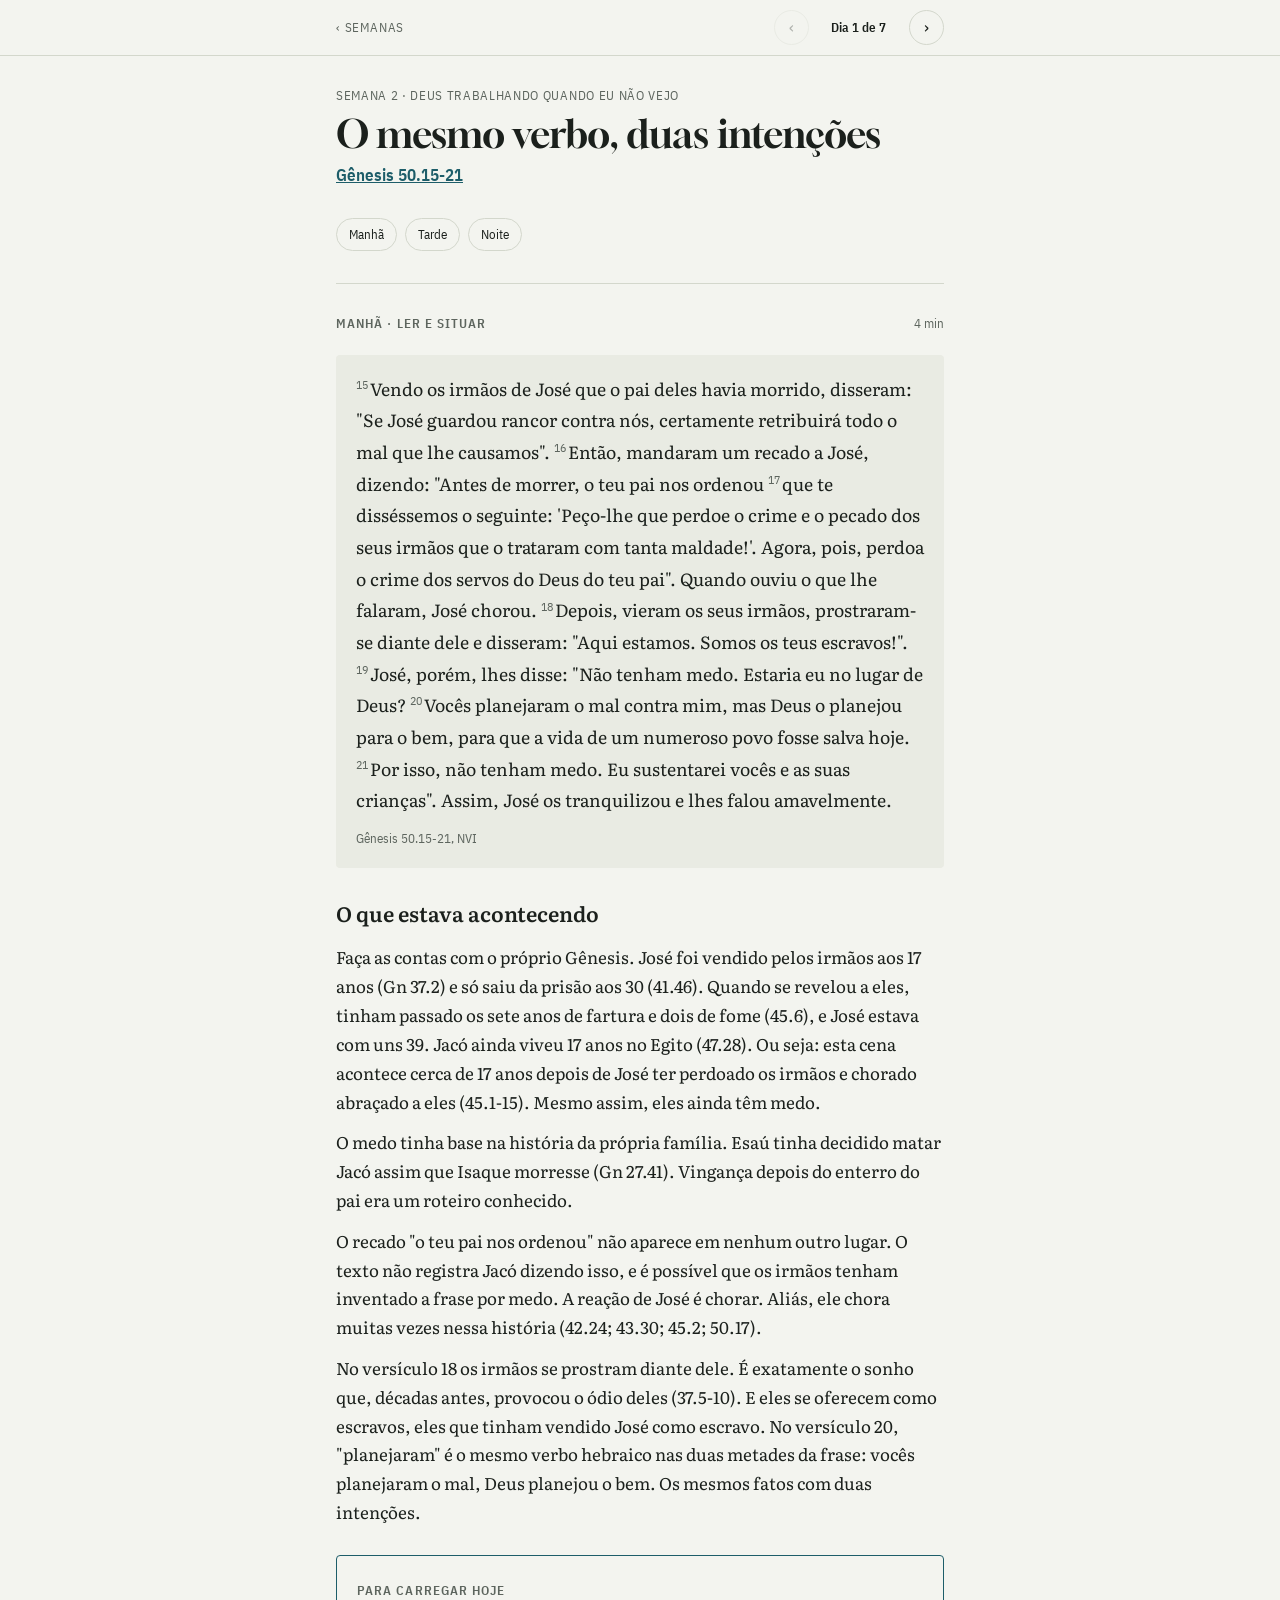
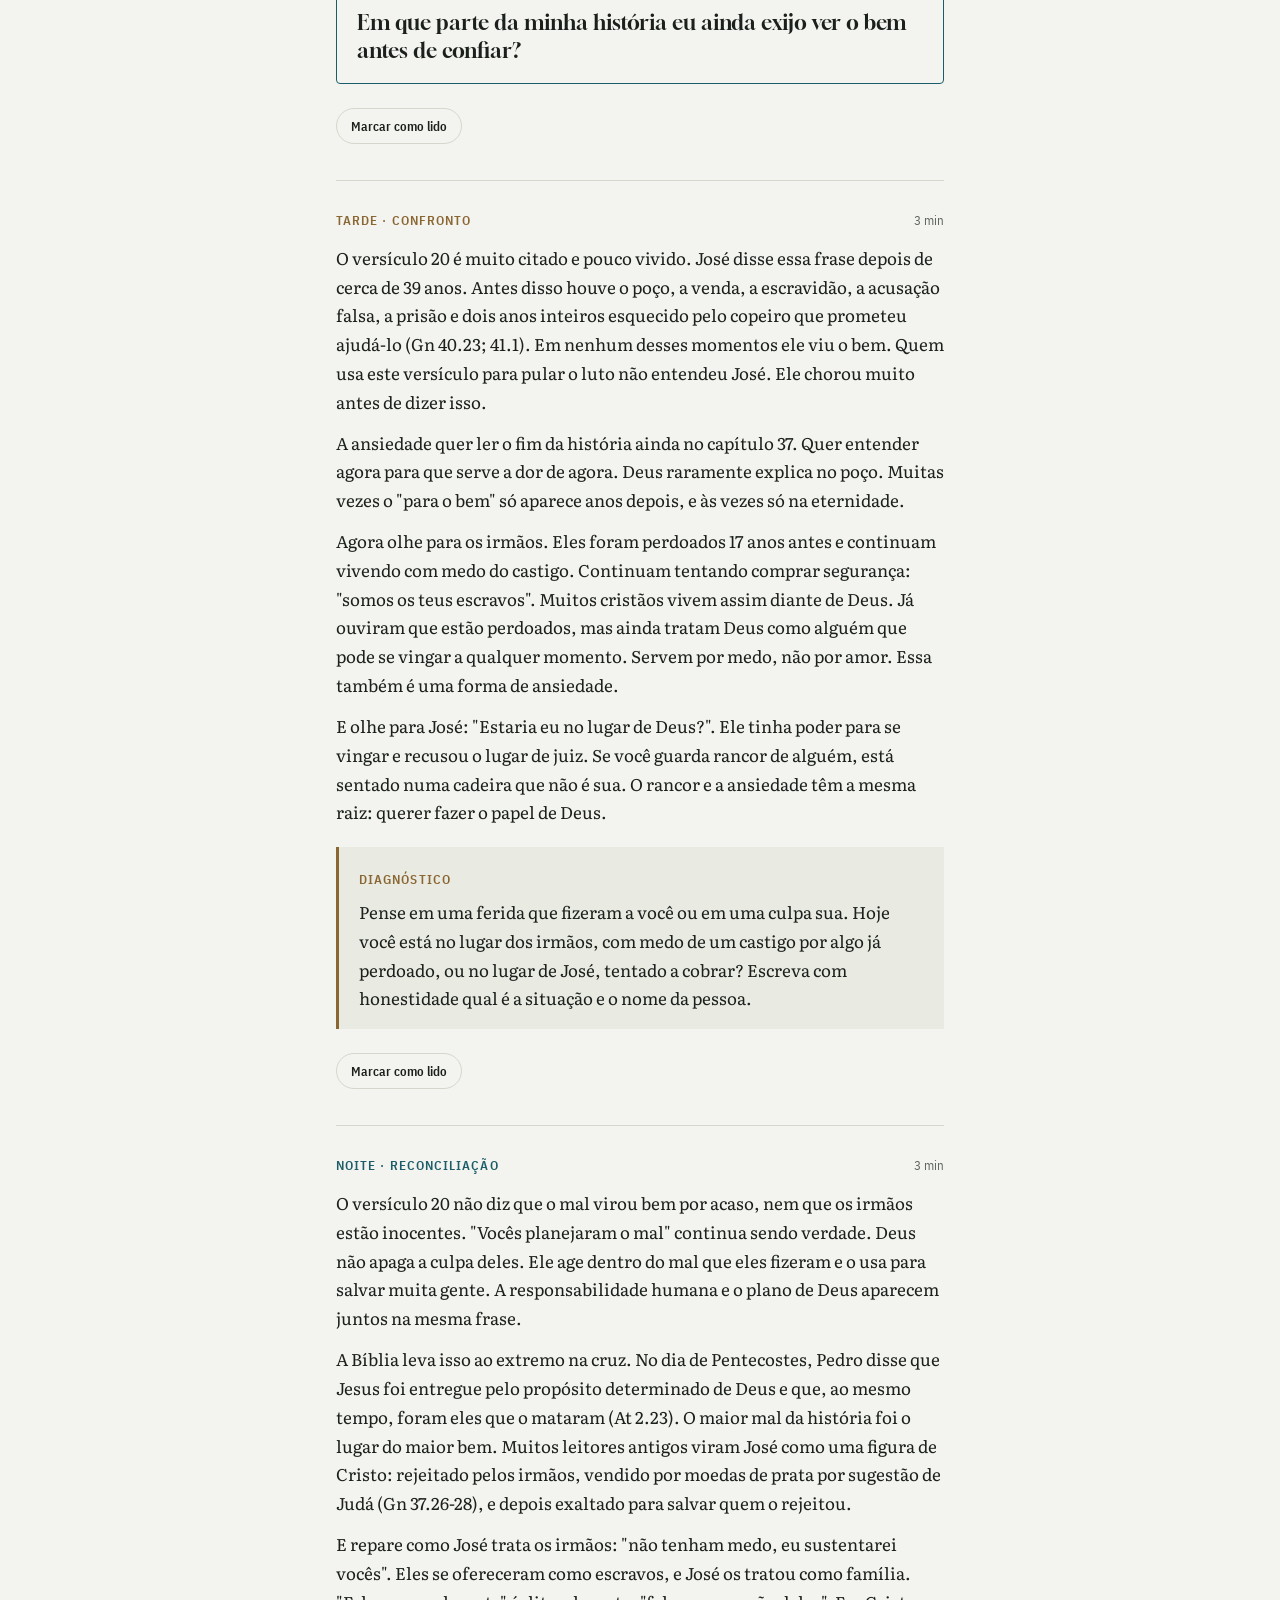
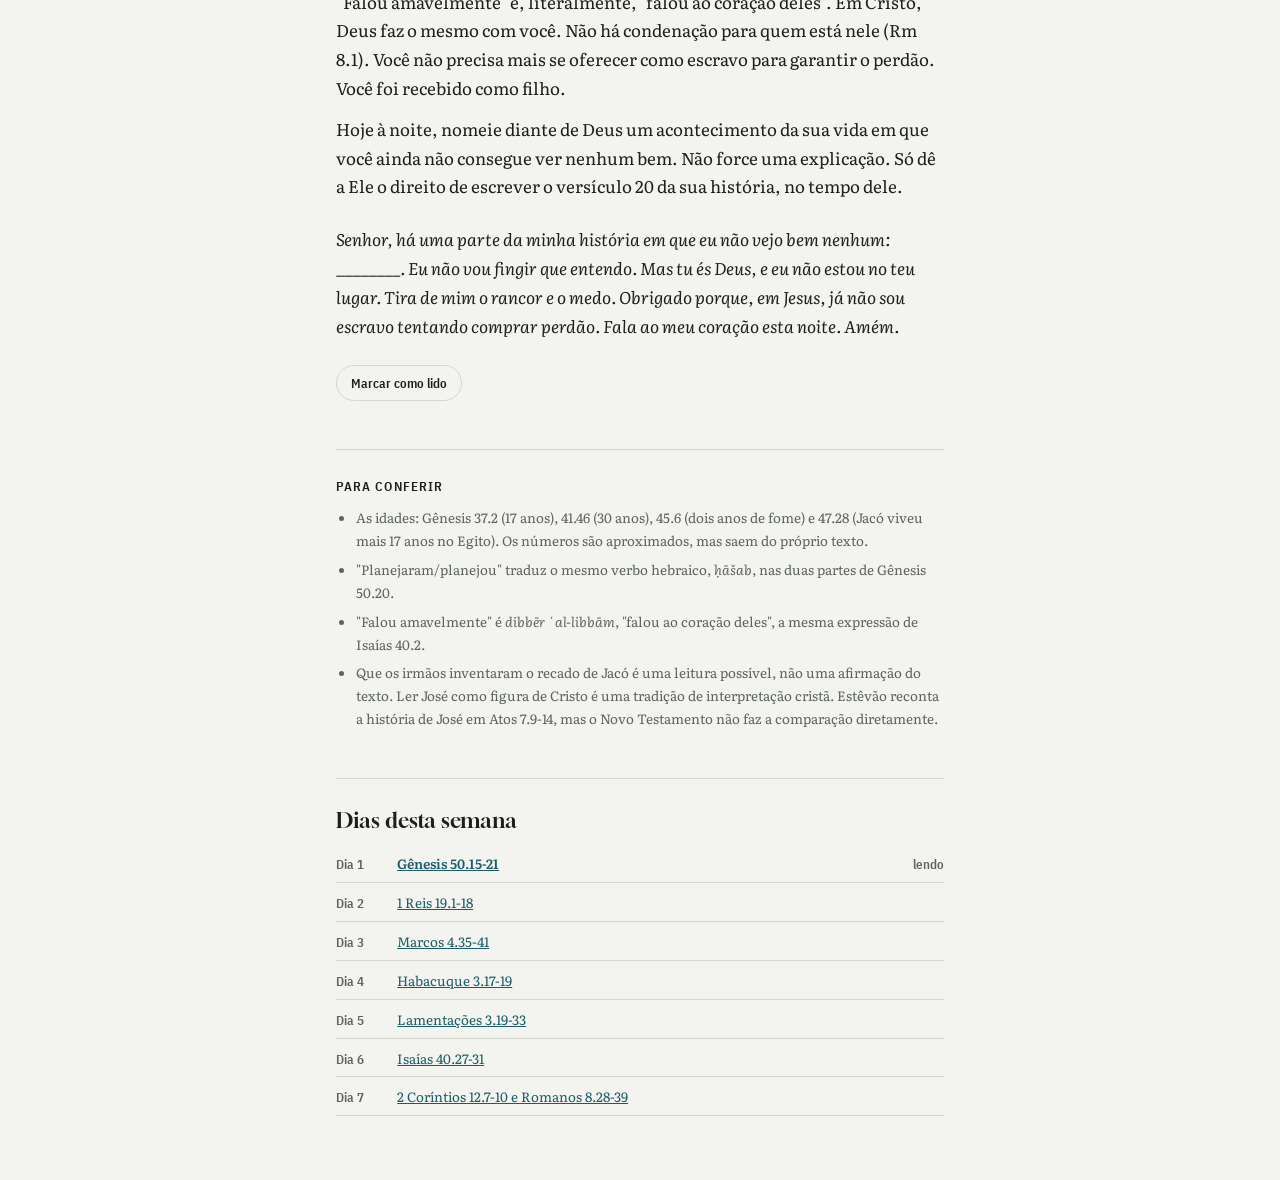
<file: semanas/02.html>
<!doctype html>
<html lang="pt-BR">
<head>
<meta charset="utf-8">
<meta name="viewport" content="width=device-width, initial-scale=1, viewport-fit=cover">
<title>Semana 2: Deus trabalhando quando eu não vejo · Devocional</title>
<link rel="preconnect" href="https://fonts.googleapis.com">
<link rel="preconnect" href="https://fonts.gstatic.com" crossorigin>
<link rel="stylesheet" href="https://fonts.googleapis.com/css2?family=Gloock&family=Literata:ital,opsz,wght@0,7..72,400;0,7..72,600;1,7..72,400&family=IBM+Plex+Sans+Condensed:wght@500;600&display=swap">
<link rel="stylesheet" href="../assets/estilo.css">
</head>
<body data-semana="02">
<header class="barra">
  <div class="wrap">
    <a class="serie voltar" href="../">‹ Semanas</a>
    <div class="nav">
      <button type="button" id="ant" aria-label="Dia anterior">‹</button>
      <span class="contador" id="contador">Dia 1 de 7</span>
      <button type="button" id="prox" aria-label="Próximo dia">›</button>
    </div>
  </div>
</header>

<main class="wrap" id="conteudo">

<article class="dia" data-n="1">
  <div class="cabeca">
    <span class="data">Semana 2 · Deus trabalhando quando eu não vejo</span>
    <h1>O mesmo verbo, duas intenções</h1>
    <span class="ref"><a href="https://www.bibliaonline.com.br/nvi/gn/50" target="_blank" rel="noopener">Gênesis 50.15-21</a></span>
  </div>
  <nav class="atalhos" aria-label="Janelas do dia">
    <a href="#d1-manha">Manhã <span class="feito" data-feito="1-manha"></span></a>
    <a href="#d1-tarde">Tarde <span class="feito" data-feito="1-tarde"></span></a>
    <a href="#d1-noite">Noite <span class="feito" data-feito="1-noite"></span></a>
  </nav>

  <section class="janela texto" id="d1-manha">
    <div class="janela-topo"><span class="rotulo">Manhã · Ler e situar</span><span class="tempo">4 min</span></div>
    <blockquote class="escritura">
      <sup>15</sup>Vendo os irmãos de José que o pai deles havia morrido, disseram: "Se José guardou rancor contra nós, certamente retribuirá todo o mal que lhe causamos".
      <sup>16</sup>Então, mandaram um recado a José, dizendo: "Antes de morrer, o teu pai nos ordenou
      <sup>17</sup>que te disséssemos o seguinte: 'Peço-lhe que perdoe o crime e o pecado dos seus irmãos que o trataram com tanta maldade!'. Agora, pois, perdoa o crime dos servos do Deus do teu pai". Quando ouviu o que lhe falaram, José chorou.
      <sup>18</sup>Depois, vieram os seus irmãos, prostraram-se diante dele e disseram: "Aqui estamos. Somos os teus escravos!".
      <sup>19</sup>José, porém, lhes disse: "Não tenham medo. Estaria eu no lugar de Deus?
      <sup>20</sup>Vocês planejaram o mal contra mim, mas Deus o planejou para o bem, para que a vida de um numeroso povo fosse salva hoje.
      <sup>21</sup>Por isso, não tenham medo. Eu sustentarei vocês e as suas crianças". Assim, José os tranquilizou e lhes falou amavelmente.
      <span class="fonte">Gênesis 50.15-21, NVI</span>
    </blockquote>

    <h3>O que estava acontecendo</h3>
    <p>Faça as contas com o próprio Gênesis. José foi vendido pelos irmãos aos 17 anos (Gn 37.2) e só saiu da prisão aos 30 (41.46). Quando se revelou a eles, tinham passado os sete anos de fartura e dois de fome (45.6), e José estava com uns 39. Jacó ainda viveu 17 anos no Egito (47.28). Ou seja: esta cena acontece cerca de 17 anos depois de José ter perdoado os irmãos e chorado abraçado a eles (45.1-15). Mesmo assim, eles ainda têm medo.</p>
    <p>O medo tinha base na história da própria família. Esaú tinha decidido matar Jacó assim que Isaque morresse (Gn 27.41). Vingança depois do enterro do pai era um roteiro conhecido.</p>
    <p>O recado "o teu pai nos ordenou" não aparece em nenhum outro lugar. O texto não registra Jacó dizendo isso, e é possível que os irmãos tenham inventado a frase por medo. A reação de José é chorar. Aliás, ele chora muitas vezes nessa história (42.24; 43.30; 45.2; 50.17).</p>
    <p>No versículo 18 os irmãos se prostram diante dele. É exatamente o sonho que, décadas antes, provocou o ódio deles (37.5-10). E eles se oferecem como escravos, eles que tinham vendido José como escravo. No versículo 20, "planejaram" é o mesmo verbo hebraico nas duas metades da frase: vocês planejaram o mal, Deus planejou o bem. Os mesmos fatos com duas intenções.</p>

    <div class="levar">
      <span class="rotulo">Para carregar hoje</span>
      <p>Em que parte da minha história eu ainda exijo ver o bem antes de confiar?</p>
    </div>
    <button type="button" class="lido" data-lido="1-manha" id="lido-1-manha" aria-pressed="false">Marcar como lido</button>
  </section>

  <section class="janela confronto" id="d1-tarde">
    <div class="janela-topo"><span class="rotulo">Tarde · Confronto</span><span class="tempo">3 min</span></div>
    <p>O versículo 20 é muito citado e pouco vivido. José disse essa frase depois de cerca de 39 anos. Antes disso houve o poço, a venda, a escravidão, a acusação falsa, a prisão e dois anos inteiros esquecido pelo copeiro que prometeu ajudá-lo (Gn 40.23; 41.1). Em nenhum desses momentos ele viu o bem. Quem usa este versículo para pular o luto não entendeu José. Ele chorou muito antes de dizer isso.</p>
    <p>A ansiedade quer ler o fim da história ainda no capítulo 37. Quer entender agora para que serve a dor de agora. Deus raramente explica no poço. Muitas vezes o "para o bem" só aparece anos depois, e às vezes só na eternidade.</p>
    <p>Agora olhe para os irmãos. Eles foram perdoados 17 anos antes e continuam vivendo com medo do castigo. Continuam tentando comprar segurança: "somos os teus escravos". Muitos cristãos vivem assim diante de Deus. Já ouviram que estão perdoados, mas ainda tratam Deus como alguém que pode se vingar a qualquer momento. Servem por medo, não por amor. Essa também é uma forma de ansiedade.</p>
    <p>E olhe para José: "Estaria eu no lugar de Deus?". Ele tinha poder para se vingar e recusou o lugar de juiz. Se você guarda rancor de alguém, está sentado numa cadeira que não é sua. O rancor e a ansiedade têm a mesma raiz: querer fazer o papel de Deus.</p>
    <div class="exercicio">
      <span class="rotulo">Diagnóstico</span>
      <p>Pense em uma ferida que fizeram a você ou em uma culpa sua. Hoje você está no lugar dos irmãos, com medo de um castigo por algo já perdoado, ou no lugar de José, tentado a cobrar? Escreva com honestidade qual é a situação e o nome da pessoa.</p>
    </div>
    <button type="button" class="lido" data-lido="1-tarde" id="lido-1-tarde" aria-pressed="false">Marcar como lido</button>
  </section>

  <section class="janela reconciliacao" id="d1-noite">
    <div class="janela-topo"><span class="rotulo">Noite · Reconciliação</span><span class="tempo">3 min</span></div>
    <p>O versículo 20 não diz que o mal virou bem por acaso, nem que os irmãos estão inocentes. "Vocês planejaram o mal" continua sendo verdade. Deus não apaga a culpa deles. Ele age dentro do mal que eles fizeram e o usa para salvar muita gente. A responsabilidade humana e o plano de Deus aparecem juntos na mesma frase.</p>
    <p>A Bíblia leva isso ao extremo na cruz. No dia de Pentecostes, Pedro disse que Jesus foi entregue pelo propósito determinado de Deus e que, ao mesmo tempo, foram eles que o mataram (At 2.23). O maior mal da história foi o lugar do maior bem. Muitos leitores antigos viram José como uma figura de Cristo: rejeitado pelos irmãos, vendido por moedas de prata por sugestão de Judá (Gn 37.26-28), e depois exaltado para salvar quem o rejeitou.</p>
    <p>E repare como José trata os irmãos: "não tenham medo, eu sustentarei vocês". Eles se ofereceram como escravos, e José os tratou como família. "Falou amavelmente" é, literalmente, "falou ao coração deles". Em Cristo, Deus faz o mesmo com você. Não há condenação para quem está nele (Rm 8.1). Você não precisa mais se oferecer como escravo para garantir o perdão. Você foi recebido como filho.</p>
    <p>Hoje à noite, nomeie diante de Deus um acontecimento da sua vida em que você ainda não consegue ver nenhum bem. Não force uma explicação. Só dê a Ele o direito de escrever o versículo 20 da sua história, no tempo dele.</p>
    <p class="oracao">Senhor, há uma parte da minha história em que eu não vejo bem nenhum: ________. Eu não vou fingir que entendo. Mas tu és Deus, e eu não estou no teu lugar. Tira de mim o rancor e o medo. Obrigado porque, em Jesus, já não sou escravo tentando comprar perdão. Fala ao meu coração esta noite. Amém.</p>
    <button type="button" class="lido" data-lido="1-noite" id="lido-1-noite" aria-pressed="false">Marcar como lido</button>
  </section>

  <div class="fontes">
    <span class="rotulo">Para conferir</span>
    <ul>
      <li>As idades: Gênesis 37.2 (17 anos), 41.46 (30 anos), 45.6 (dois anos de fome) e 47.28 (Jacó viveu mais 17 anos no Egito). Os números são aproximados, mas saem do próprio texto.</li>
      <li>"Planejaram/planejou" traduz o mesmo verbo hebraico, <em>ḥāšab</em>, nas duas partes de Gênesis 50.20.</li>
      <li>"Falou amavelmente" é <em>dibbēr ʿal-libbām</em>, "falou ao coração deles", a mesma expressão de Isaías 40.2.</li>
      <li>Que os irmãos inventaram o recado de Jacó é uma leitura possível, não uma afirmação do texto. Ler José como figura de Cristo é uma tradição de interpretação cristã. Estêvão reconta a história de José em Atos 7.9-14, mas o Novo Testamento não faz a comparação diretamente.</li>
    </ul>
  </div>
</article>

<article class="dia" data-n="2">
  <div class="cabeca">
    <span class="data">Semana 2 · Deus trabalhando quando eu não vejo</span>
    <h1>Debaixo da giesta</h1>
    <span class="ref"><a href="https://www.bibliaonline.com.br/nvi/1rs/19" target="_blank" rel="noopener">1 Reis 19.1-18</a></span>
  </div>
  <nav class="atalhos" aria-label="Janelas do dia">
    <a href="#d2-manha">Manhã <span class="feito" data-feito="2-manha"></span></a>
    <a href="#d2-tarde">Tarde <span class="feito" data-feito="2-tarde"></span></a>
    <a href="#d2-noite">Noite <span class="feito" data-feito="2-noite"></span></a>
  </nav>

  <section class="janela texto" id="d2-manha">
    <div class="janela-topo"><span class="rotulo">Manhã · Ler e situar</span><span class="tempo">5 min</span></div>
    <p class="nota">O texto de hoje é mais longo. Se a janela da manhã for curta, leia até o versículo 8 agora e o resto à tarde.</p>
    <blockquote class="escritura">
      <sup>1</sup>Ora, Acabe contou a Jezabel tudo o que Elias tinha feito e como havia matado todos os profetas à espada.
      <sup>2</sup>Por isso, Jezabel mandou um mensageiro a Elias para dizer-lhe: "Que os deuses me castiguem com todo o rigor se amanhã a esta hora eu não fizer com a sua vida o que você fez com a deles".
      <sup>3</sup>Elias teve medo e fugiu para salvar a própria vida. Quando chegou a Berseba de Judá, deixou o seu servo
      <sup>4</sup>e entrou no deserto, caminhando um dia. Chegou aonde havia uma giesta, sentou-se debaixo dela e orou, pedindo a morte: "Já tive o bastante, Senhor. Tira a minha vida; não sou melhor do que os meus antepassados".
      <sup>5</sup>Depois, ele se deitou debaixo da giesta e dormiu. De repente, um anjo tocou nele e disse: "Levante-se e coma".
      <sup>6</sup>Elias olhou ao redor e ali, junto à sua cabeceira, havia um pão assado sobre brasas quentes e um jarro de água. Ele comeu, bebeu e deitou-se de novo.
      <sup>7</sup>O anjo do Senhor voltou, tocou nele e disse: "Levante-se e coma, pois a sua viagem será muito longa".
      <sup>8</sup>Então, ele se levantou, comeu e bebeu. Fortalecido com aquela comida, viajou quarenta dias e quarenta noites, até chegar a Horebe, o monte de Deus.
      <sup>9</sup>Ali entrou em uma caverna e passou a noite. Eis que a palavra do Senhor veio a ele: "O que você está fazendo aqui, Elias?"
      <sup>10</sup>Ele respondeu: "Tenho sido muito zeloso pelo Senhor, o Deus dos Exércitos. Os israelitas rejeitaram a tua aliança, despedaçaram os teus altares e mataram os teus profetas à espada. Sou o único que sobrou, e agora também estão procurando tirar a minha vida".
      <sup>11</sup>O Senhor lhe disse: "Saia e fique no monte, na presença do Senhor, pois o Senhor vai passar". Então, veio um vento fortíssimo que separou os montes e esmigalhou as rochas diante do Senhor, mas o Senhor não estava no vento. Depois do vento, houve um terremoto, mas o Senhor não estava no terremoto.
      <sup>12</sup>Depois do terremoto, veio um fogo, mas o Senhor não estava nele. Depois do fogo, veio o som de um suave sussurro.
      <sup>13</sup>Quando Elias ouviu isso, cobriu o rosto com o manto, saiu e ficou à entrada da caverna. Então, uma voz lhe perguntou: "O que você está fazendo aqui, Elias?"
      <sup>14</sup>Ele respondeu: "Tenho sido muito zeloso pelo Senhor, o Deus dos Exércitos. Os israelitas rejeitaram a tua aliança, despedaçaram os teus altares e mataram os teus profetas à espada. Sou o único que sobrou, e agora também estão procurando tirar a minha vida".
      <sup>15</sup>O Senhor lhe disse: "Volte pelo caminho por onde veio e vá para o deserto de Damasco. Chegando lá, unja Hazael como rei de Arã.
      <sup>16</sup>Unja também Jeú, filho de Ninsi, como rei de Israel, e unja Eliseu, filho de Safate, de Abel-Meolá, para suceder você como profeta.
      <sup>17</sup>Jeú matará todo aquele que escapar da espada de Hazael, e Eliseu matará todo aquele que escapar da espada de Jeú.
      <sup>18</sup>No entanto, reservei sete mil em Israel, todos aqueles cujos joelhos não se dobraram diante de Baal e todos aqueles cuja boca não o beijou".
      <span class="fonte">1 Reis 19.1-18, NVI</span>
    </blockquote>

    <h3>O que estava acontecendo</h3>
    <p>Este capítulo vem logo depois do auge da vida de Elias. No monte Carmelo, Deus mandou fogo do céu diante dos profetas de Baal, e depois a chuva voltou ao fim de três anos e meio de seca (1Rs 18; Tg 5.17). Elias ainda correu à frente da carruagem de Acabe até Jezreel, uns 25 quilômetros (18.46). No dia seguinte, um único recado de Jezabel o derruba.</p>
    <p>Jezabel era uma princesa fenícia, filha do rei de Sidom, e a grande promotora do culto a Baal em Israel (16.31). Repare que ela manda um mensageiro em vez de soldados. Talvez quisesse só assustar Elias e tirá-lo do país. Se era isso, funcionou.</p>
    <p>Elias foge para Berseba, no extremo sul de Judá, fora do território de Acabe e a bem mais de 150 quilômetros de Jezreel. Lá deixa o servo e entra sozinho no deserto. A giesta é um arbusto do deserto do Neguebe que dá pouca sombra. Depois ele caminha quarenta dias até Horebe, que é o Sinai, o monte onde Deus deu a Lei a Moisés.</p>
    <p>A cena em Horebe imita de propósito a de Moisés. Moisés também passou quarenta dias no monte (Êx 24.18). Deus também "passou" diante dele enquanto ele estava numa fenda da rocha (Êx 33.21-22; 34.6). O vento, o terremoto e o fogo são os sinais da presença de Deus no Sinai (Êx 19.16-18). Desta vez, porém, Deus não está neles. Está no "suave sussurro".</p>

    <div class="levar">
      <span class="rotulo">Para carregar hoje</span>
      <p>Que história distorcida o meu medo está me contando hoje?</p>
    </div>
    <button type="button" class="lido" data-lido="2-manha" id="lido-2-manha" aria-pressed="false">Marcar como lido</button>
  </section>

  <section class="janela confronto" id="d2-tarde">
    <div class="janela-topo"><span class="rotulo">Tarde · Confronto</span><span class="tempo">3 min</span></div>
    <p>Grandes vitórias espirituais não vacinam ninguém contra o desânimo. Elias viu fogo descer do céu e no dia seguinte pediu para morrer. E o corpo pesou: ele vinha de dias de tensão, de uma corrida de 25 quilômetros, de uma fuga longa e de um dia no deserto sem comer. Não despreze o cansaço físico como se a fé dispensasse sono e comida.</p>
    <p>Mas o medo também distorceu a leitura que ele fazia da realidade. "Sou o único que sobrou" não era verdade. Pouco antes, Obadias tinha escondido cem profetas numa caverna (18.4, 13), e Deus revela que havia mais sete mil fiéis. A ansiedade conta histórias com "sempre", "ninguém", "só eu" e "tudo". Ela isola, como Elias isolou a si mesmo ao deixar o servo em Berseba. E costuma misturar autopiedade com uma certa importância própria: "tudo dependia de mim, e eu falhei".</p>
    <p>Repare em outra coisa: Elias dá exatamente a mesma resposta duas vezes, palavra por palavra (vv. 10 e 14). Entre uma e outra, Deus passou diante dele. E ele repetiu o discurso. É o que fazemos quando ruminamos: Deus se aproxima, e nós continuamos ensaiando a mesma narrativa.</p>
    <p>Por fim, Elias talvez esperasse que Deus agisse de novo com fogo, como no Carmelo. Deus veio num sussurro. Você está quieto o bastante para ouvir algo que não grita? E a pergunta de Deus serve para você também: "o que você está fazendo aqui?". Para onde o seu medo fez você fugir, longe do lugar onde Deus tinha colocado você?</p>
    <div class="exercicio">
      <span class="rotulo">Diagnóstico</span>
      <p>Escreva a "história de Elias" que você tem contado a si mesmo, aquelas frases com "sempre", "ninguém", "só eu" ou "tudo". Ao lado de cada uma, escreva o que é fato e o que é medo.</p>
    </div>
    <p class="nota">Se o desânimo vem durando semanas, com vontade de sumir ou de morrer, procure ajuda profissional e conte a alguém da sua igreja. Deus cuidou do corpo de Elias antes de falar com ele, e buscar tratamento não é falta de fé.</p>
    <button type="button" class="lido" data-lido="2-tarde" id="lido-2-tarde" aria-pressed="false">Marcar como lido</button>
  </section>

  <section class="janela reconciliacao" id="d2-noite">
    <div class="janela-topo"><span class="rotulo">Noite · Reconciliação</span><span class="tempo">3 min</span></div>
    <p>Veja a primeira resposta de Deus a um profeta que pediu para morrer: nenhum sermão. Sono, pão quente e água. Duas vezes. "A sua viagem será muito longa." Deus conhece o seu limite antes de você admitir que ele existe. Antes de corrigir a teologia de Elias, Ele cuidou do corpo dele.</p>
    <p>Depois vem a pergunta, feita duas vezes, que dá a Elias espaço para falar. Depois a presença, sem espetáculo. E por fim três coisas que curam: uma tarefa concreta ("volte pelo caminho por onde veio"), um companheiro (Eliseu, que logo passa a andar com ele, 19.19-21) e a verdade sobre os fatos: "reservei sete mil". Elias não era o único. Paulo usa esta mesma cena para dizer que Deus sempre preserva um remanescente pela graça (Rm 11.2-5).</p>
    <p>Séculos depois, Elias aparece de novo num monte. Na transfiguração, ele e Moisés conversam com Jesus sobre a "partida" que Jesus estava para cumprir em Jerusalém (Lc 9.30-31). O profeta que pediu para morrer debaixo da giesta conversa com aquele que morreria por ele. E Jesus também passou quarenta dias no deserto e foi servido por anjos (Mt 4.1-11). Ele conhece o deserto por dentro.</p>
    <p>Hoje à noite, faça o que o anjo mandou: cuide do corpo, coma, durma. Amanhã, faça a próxima coisa concreta que Deus colocou diante de você. Não a vida inteira, só a próxima.</p>
    <p class="oracao">Senhor, eu confesso que o medo me fez fugir e me contou uma história em que eu estou sozinho: ________. Isso não é toda a verdade. Obrigado por cuidar do meu corpo cansado antes de me corrigir. Fala comigo no sussurro e me mostra o próximo passo. Lembra-me de que não sou o único e de que tu reservaste outros. Amém.</p>
    <button type="button" class="lido" data-lido="2-noite" id="lido-2-noite" aria-pressed="false">Marcar como lido</button>
  </section>

  <div class="fontes">
    <span class="rotulo">Para conferir</span>
    <ul>
      <li>Jezabel, filha de Etbaal, rei de Sidom: 1 Reis 16.31. Obadias e os cem profetas escondidos: 1 Reis 18.3-4 e 18.13.</li>
      <li>As distâncias são aproximadas: do Carmelo a Jezreel são cerca de 25 a 30 km, e de Jezreel a Berseba, mais de 150 km.</li>
      <li>"Suave sussurro" traduz <em>qôl dəmāmâ daqqâ</em>, que pode ser lido como "som de um silêncio leve". As traduções variam entre "brisa suave", "cicio" e "murmúrio".</li>
      <li>Os paralelos com Moisés no Sinai (40 dias, a fenda da rocha, o Senhor "passando") são apontados pela maioria dos comentários. "Partida" em Lucas 9.31 é, no grego, <em>exodos</em>.</li>
    </ul>
  </div>
</article>

<article class="dia" data-n="3">
  <div class="cabeca">
    <span class="data">Semana 2 · Deus trabalhando quando eu não vejo</span>
    <h1>Dormindo na popa</h1>
    <span class="ref"><a href="https://www.bibliaonline.com.br/nvi/mc/4" target="_blank" rel="noopener">Marcos 4.35-41</a></span>
  </div>
  <nav class="atalhos" aria-label="Janelas do dia">
    <a href="#d3-manha">Manhã <span class="feito" data-feito="3-manha"></span></a>
    <a href="#d3-tarde">Tarde <span class="feito" data-feito="3-tarde"></span></a>
    <a href="#d3-noite">Noite <span class="feito" data-feito="3-noite"></span></a>
  </nav>

  <section class="janela texto" id="d3-manha">
    <div class="janela-topo"><span class="rotulo">Manhã · Ler e situar</span><span class="tempo">4 min</span></div>
    <blockquote class="escritura">
      <sup>35</sup>Naquele dia, ao anoitecer, ele disse aos seus discípulos: "Vamos para o outro lado do lago".
      <sup>36</sup>Deixando a multidão, eles o levaram no barco assim como estava. Outros barcos também o acompanhavam.
      <sup>37</sup>Levantou-se um forte vendaval, e as ondas se lançavam sobre o barco, de forma que começou a se encher de água.
      <sup>38</sup>Jesus estava na popa, dormindo com a cabeça sobre um travesseiro. Os discípulos o acordaram e clamaram: "Mestre, não te importas se morrermos?"
      <sup>39</sup>Ele se levantou, repreendeu o vento e disse ao lago: "Aquiete-se! Acalme-se!". O vento se aquietou, e tudo ficou calmo.
      <sup>40</sup>Então, perguntou aos seus discípulos: "Por que vocês estão com tanto medo? Ainda não têm fé?"
      <sup>41</sup>Eles estavam grandemente apavorados e perguntavam uns aos outros: "Quem é este que até o vento e o mar lhe obedecem?"
      <span class="fonte">Marcos 4.35-41, NVI</span>
    </blockquote>

    <h3>O que estava acontecendo</h3>
    <p>O mar da Galileia é um lago de água doce de uns 21 por 13 quilômetros, cerca de 200 metros abaixo do nível do mar e cercado de morros. O ar frio desce dos planaltos pelas gargantas e encontra o ar quente do lago, e tempestades fortes podem se formar em minutos. Pelo menos quatro dos discípulos eram pescadores daquele lago. Se eles entraram em pânico, a tempestade era séria.</p>
    <p>Jesus tinha passado o dia ensinando a multidão em parábolas, de dentro de um barco (Mc 4.1-34). Ele embarca "assim como estava" e dorme na popa, a parte de trás, onde ficava o leme. O "travesseiro" talvez fosse um saco de areia usado como lastro, guardado ali. Em 1986, a seca revelou no lago um barco de pesca do primeiro século, com cerca de 8 metros, que dá uma boa ideia do tamanho desse barco.</p>
    <p>Para um judeu, o mar era símbolo do caos que só Deus domina. O Salmo 107 descreve marinheiros numa tempestade que clamam ao Senhor, e Ele acalma o vento e as ondas (Sl 107.23-30). E a cena lembra Jonas de propósito: um homem dorme no porão durante a tempestade, é acordado pelos outros, o mar se acalma e os marinheiros ficam com "grande temor" (Jn 1.4-16). A expressão de Marcos 4.41 é a mesma da tradução grega de Jonas. A diferença é que Jonas fugia de Deus. Jesus dá ordens ao mar como Deus.</p>
    <p>"Acalme-se", no versículo 39, traduz um verbo que quer dizer "fique amordaçado". É o mesmo que Jesus usou para calar um demônio na sinagoga (Mc 1.25). Ele repreende o vento como repreende um inimigo.</p>

    <div class="levar">
      <span class="rotulo">Para carregar hoje</span>
      <p>Estou lendo o silêncio de Deus como descaso?</p>
    </div>
    <button type="button" class="lido" data-lido="3-manha" id="lido-3-manha" aria-pressed="false">Marcar como lido</button>
  </section>

  <section class="janela confronto" id="d3-tarde">
    <div class="janela-topo"><span class="rotulo">Tarde · Confronto</span><span class="tempo">3 min</span></div>
    <p>Comece pelo versículo 35. Foi Jesus quem mandou atravessar. Os discípulos entraram na tempestade obedecendo. Obedecer a Deus não garante mar calmo. Se você pensa que a dificuldade prova que saiu da vontade de Deus, este texto diz o contrário.</p>
    <p>Agora ouça a frase deles: "não te importas se morrermos?". Eles não pedem ajuda. Acusam. A ansiedade faz isso: lê o silêncio de Deus como indiferença. Por baixo de muita preocupação está esta pergunta, nunca dita em voz alta: será que Deus se importa comigo? Você talvez queira que Deus pareça tão agitado quanto você. Jesus dormia, e o sono dele não era descaso. Era confiança no Pai.</p>
    <p>Há um detalhe que pesa. Naquele mesmo dia Jesus tinha contado a parábola da semente que cresce sozinha: o homem dorme e se levanta, e a semente brota e cresce sem que ele saiba como (Mc 4.26-27). Os discípulos ouviram, de manhã, que o Reino avança enquanto se dorme. À noite, viram Jesus dormindo e entraram em pânico. Ouvir a verdade não é o mesmo que confiar nela. Este já é o décimo dia desta série sobre confiança. A pergunta de Jesus também é para você: "ainda não têm fé?".</p>
    <p>E repare como o medo muda de objeto. Antes da calmaria, eles têm medo da tempestade. Depois dela, ficam "grandemente apavorados" com Jesus. A ansiedade muitas vezes nasce de um Deus pequeno demais. Quando você teme mais as circunstâncias do que reverencia aquele que está no barco, a proporção está invertida.</p>
    <div class="exercicio">
      <span class="rotulo">Diagnóstico</span>
      <p>Qual é a sua tempestade agora? Escreva a pergunta que você tem feito a Deus no tom dos discípulos: "não te importas que ________?". Embaixo, escreva o que você sabe sobre quem está no barco com você.</p>
    </div>
    <button type="button" class="lido" data-lido="3-tarde" id="lido-3-tarde" aria-pressed="false">Marcar como lido</button>
  </section>

  <section class="janela reconciliacao" id="d3-noite">
    <div class="janela-topo"><span class="rotulo">Noite · Reconciliação</span><span class="tempo">3 min</span></div>
    <p>Jesus nunca prometeu que não haveria tempestade. Ele prometeu destino: "vamos para o outro lado". E estava no barco. A palavra dele no começo da viagem já garantia a chegada, mesmo quando o barco enchia de água.</p>
    <p>Repare também na ordem dos acontecimentos. A oração dos discípulos foi ruim, uma acusação e não um pedido de fé. Mesmo assim, Jesus primeiro acalma o mar e só depois os corrige. A graça responde até a orações mal formuladas. Você não precisa orar bonito para ser ouvido.</p>
    <p>E pense na outra tempestade. Jesus disse que o único sinal dado à sua geração seria o de Jonas e que ali estava alguém maior do que Jonas (Mt 12.39-41). Jonas foi lançado ao mar para que a tempestade parasse e os outros vivessem. Jesus entrou na tempestade do juízo, na cruz, para que você tivesse paz com Deus. Ele dormiu naquele barco porque sabia que um dia ia passar por uma noite muito pior, no Getsêmani, e por você.</p>
    <p>Hoje à noite, deite e durma como um ato de fé. O Salmo 4 termina com a imagem de quem se deita em paz e logo adormece, porque só o Senhor o faz viver em segurança (Sl 4.8). Dormir é admitir que você não está segurando o leme. Ele está no barco.</p>
    <p class="oracao">Senhor Jesus, eu confesso que tenho lido o teu silêncio como descaso e perguntado se tu te importas com ________. Perdoa a minha pequena fé. Obrigado por me responder mesmo quando oro mal. Tu disseste que vamos para o outro lado, e eu creio. Esta noite eu durmo porque tu estás no barco. Amém.</p>
    <button type="button" class="lido" data-lido="3-noite" id="lido-3-noite" aria-pressed="false">Marcar como lido</button>
  </section>

  <div class="fontes">
    <span class="rotulo">Para conferir</span>
    <ul>
      <li>As medidas do lago e a explicação das tempestades são aproximadas e vêm de atlas bíblicos e geografia da região.</li>
      <li>O barco do primeiro século encontrado em 1986 perto de Ginosar mede cerca de 8,2 por 2,3 metros. Ler o "travesseiro" como saco de lastro é uma hipótese de alguns estudiosos.</li>
      <li>"Ficaram com grande temor" (<em>ephobēthēsan phobon megan</em>) em Marcos 4.41 repete a expressão da tradução grega de Jonas 1.10 e 1.16.</li>
      <li>"Acalme-se" (<em>pephimōso</em>) é do mesmo verbo de Marcos 1.25 (<em>phimōthēti</em>, "cale-se").</li>
    </ul>
  </div>
</article>

<article class="dia" data-n="4">
  <div class="cabeca">
    <span class="data">Semana 2 · Deus trabalhando quando eu não vejo</span>
    <h1>Ainda assim</h1>
    <span class="ref"><a href="https://www.bibliaonline.com.br/nvi/hc/3" target="_blank" rel="noopener">Habacuque 3.17-19</a></span>
  </div>
  <nav class="atalhos" aria-label="Janelas do dia">
    <a href="#d4-manha">Manhã <span class="feito" data-feito="4-manha"></span></a>
    <a href="#d4-tarde">Tarde <span class="feito" data-feito="4-tarde"></span></a>
    <a href="#d4-noite">Noite <span class="feito" data-feito="4-noite"></span></a>
  </nav>

  <section class="janela texto" id="d4-manha">
    <div class="janela-topo"><span class="rotulo">Manhã · Ler e situar</span><span class="tempo">4 min</span></div>
    <blockquote class="escritura">
      <sup>17</sup>Mesmo não florescendo a figueira, e não havendo uvas nas videiras; mesmo falhando a safra de azeitonas, não havendo produção de alimento nas lavouras, nem ovelhas no curral nem bois nos estábulos,
      <sup>18</sup>ainda assim eu exultarei no Senhor e me alegrarei no Deus da minha salvação.
      <sup>19</sup>O Senhor, o Soberano, é a minha força; ele faz os meus pés como os do cervo; faz-me andar em lugares altos.
      <span class="fonte">Habacuque 3.17-19, NVI</span>
    </blockquote>

    <h3>O que estava acontecendo</h3>
    <p>Habacuque profetizou em Judá provavelmente no fim do século 7 a.C., nos anos de Jeoaquim, quando a Babilônia (os "caldeus" de 1.6) já despontava como a nova potência. É o mesmo cenário de Jeremias 17, que abriu a semana 1.</p>
    <p>O livro é um diálogo. Habacuque começa com a queixa do Salmo 13: "Até quando, Senhor, clamarei por socorro, sem que tu ouças?" (1.2). Ele vê violência e injustiça dentro de Judá e pede que Deus aja. A resposta de Deus é pior do que o silêncio: Ele vai agir, sim, levantando os babilônios para disciplinar Judá (1.5-11). O profeta reclama de novo, sobe à torre de vigia e espera (2.1). Ali recebe a frase que Paulo citaria séculos depois: "o justo viverá pela sua fidelidade" (2.4).</p>
    <p>No capítulo 3 ele ora. Pouco antes do nosso texto, confessa: "ouvi, e o meu coração disparou; os meus lábios tremeram" (3.16). Ele sabe o que vem. A lista do versículo 17 é a economia inteira de uma aldeia de Judá: figo, uva, azeitona, cereal, ovelhas e bois. Um exército invasor comia as lavouras, cortava as árvores e levava o gado. Habacuque não descreve uma crise passageira. Descreve o fim de tudo de que se vivia.</p>

    <div class="levar">
      <span class="rotulo">Para carregar hoje</span>
      <p>Qual seria a minha "figueira" que, se não florescesse, apagaria a minha alegria em Deus?</p>
    </div>
    <button type="button" class="lido" data-lido="4-manha" id="lido-4-manha" aria-pressed="false">Marcar como lido</button>
  </section>

  <section class="janela confronto" id="d4-tarde">
    <div class="janela-topo"><span class="rotulo">Tarde · Confronto</span><span class="tempo">3 min</span></div>
    <p>Habacuque não recebeu o que pediu. Ele pediu justiça e recebeu uma invasão. A oração dele não mudou a situação, mudou o lugar onde ele estava de pé. Muitas vezes a gente avalia a fé pelo resultado: se a figueira floresceu, Deus foi bom; se não floresceu, algo deu errado. O versículo 17 desmonta essa conta.</p>
    <p>Repare em como a sua alegria funciona. É provável que ela seja do tipo "desde que": eu me alegro em Deus desde que o emprego continue, a saúde aguente, os filhos estejam bem. Isso é alegria nos presentes, não em quem os dá. Ela parece fé enquanto as videiras estão carregadas. O texto pergunta o que sobra quando o curral fica vazio.</p>
    <p>E não leia o versículo 18 como euforia. O profeta continua de coração disparado (3.16). "Exultarei" é uma decisão tomada com as pernas tremendo. O que ele recusa não é o medo, é a ideia de que o medo tem a última palavra sobre Deus.</p>
    <div class="exercicio">
      <span class="rotulo">Exercício</span>
      <p>Reescreva o versículo 17 com a sua lista: "Mesmo que ________, e que ________, e que ________...". Use as coisas que você mais teme perder. Depois leia o versículo 18 em voz baixa, sem pular nada.</p>
    </div>
    <button type="button" class="lido" data-lido="4-tarde" id="lido-4-tarde" aria-pressed="false">Marcar como lido</button>
  </section>

  <section class="janela reconciliacao" id="d4-noite">
    <div class="janela-topo"><span class="rotulo">Noite · Reconciliação</span><span class="tempo">3 min</span></div>
    <p>Habacuque se alegra no "Deus da minha salvação". Quando tudo o que Deus deu é tirado, Deus continua ali. Ele não é mais um item da lista do versículo 17. É o que fica quando a lista acaba.</p>
    <p>E o versículo 19 não promete que o terreno vai ficar plano. Promete pés de cervo. O cervo das montanhas de Judá anda com firmeza em pedras íngremes onde um homem escorregaria. Deus não tira o profeta do lugar alto e perigoso: dá a ele pés para andar ali.</p>
    <p>A frase de 2.4, "o justo viverá pela sua fidelidade", virou o centro da carta de Paulo aos Romanos (Rm 1.17). Paulo viu nela a vida que vem de confiar em Deus, e não de produzir resultados. Em Cristo, a sua posição diante de Deus não depende da colheita deste ano. A figueira pode secar, e você continua aceito. A alegria do versículo 18 tem um chão que nenhum exército consegue levar.</p>
    <p class="oracao">Senhor, eu tenho medo de perder ________. Tu sabes que o meu coração dispara. Mesmo assim, quero me alegrar em ti, e não só no que me dás. Dá-me pés firmes para os lugares altos onde estou. Em nome de Jesus. Amém.</p>
    <button type="button" class="lido" data-lido="4-noite" id="lido-4-noite" aria-pressed="false">Marcar como lido</button>
  </section>

  <div class="fontes">
    <span class="rotulo">Para conferir</span>
    <ul>
      <li>Habacuque não traz data. A menção aos caldeus como força em ascensão (1.6) aponta para o período entre a queda de Nínive (612 a.C.) e as invasões de Judá (597 e 586 a.C.).</li>
      <li>O capítulo 3 tem notas musicais (3.1, 3.19) e parece ter sido usado como salmo no culto. O comentário encontrado em Qumran (1QpHab) cobre só os capítulos 1 e 2, o que levou alguns estudiosos a discutir se o capítulo 3 circulou separado.</li>
      <li>Em 2.4, "fidelidade" (<em>ʾĕmûnâ</em>) significa firmeza e lealdade. A Septuaginta, que Paulo segue em parte, traz "fé". As duas ideias se encontram, mas não são idênticas.</li>
    </ul>
  </div>
</article>

<article class="dia" data-n="5">
  <div class="cabeca">
    <span class="data">Semana 2 · Deus trabalhando quando eu não vejo</span>
    <h1>Novas a cada manhã</h1>
    <span class="ref"><a href="https://www.bibliaonline.com.br/nvi/lm/3" target="_blank" rel="noopener">Lamentações 3.19-33</a></span>
  </div>
  <nav class="atalhos" aria-label="Janelas do dia">
    <a href="#d5-manha">Manhã <span class="feito" data-feito="5-manha"></span></a>
    <a href="#d5-tarde">Tarde <span class="feito" data-feito="5-tarde"></span></a>
    <a href="#d5-noite">Noite <span class="feito" data-feito="5-noite"></span></a>
  </nav>

  <section class="janela texto" id="d5-manha">
    <div class="janela-topo"><span class="rotulo">Manhã · Ler e situar</span><span class="tempo">4 min</span></div>
    <blockquote class="escritura">
      <sup>19</sup>Lembro-me da minha aflição e do meu delírio, da minha amargura e do meu pesar.
      <sup>20</sup>Lembro-me bem disso tudo, e a minha alma desfalece dentro de mim.
      <sup>21</sup>Todavia, lembro-me também do que pode me dar esperança:
      <sup>22</sup>Graças ao grande amor do Senhor é que não somos consumidos, pois as suas misericórdias são inesgotáveis.
      <sup>23</sup>Renovam-se cada manhã; grande é a sua fidelidade!
      <sup>24</sup>Digo a mim mesmo: A minha porção é o Senhor; portanto, nele porei a minha esperança.
      <sup>25</sup>O Senhor é bom para com aqueles cuja esperança está nele, para com aqueles que o buscam;
      <sup>26</sup>é bom esperar tranquilo pela salvação do Senhor.
      <sup>27</sup>É bom que o homem suporte o jugo enquanto é jovem.
      <sup>28</sup>Leve-o sozinho e em silêncio, porque o Senhor o pôs sobre ele.
      <sup>29</sup>Ponha o seu rosto no pó; talvez ainda haja esperança.
      <sup>30</sup>Ofereça o rosto a quem o quer ferir, e engula a desonra.
      <sup>31</sup>Porque o Senhor não o desprezará para sempre.
      <sup>32</sup>Embora ele traga tristeza, mostrará compaixão, tão grande é o seu amor infalível.
      <sup>33</sup>Porque não é do seu agrado trazer aflição e tristeza aos filhos dos homens.
      <span class="fonte">Lamentações 3.19-33, NVI</span>
    </blockquote>

    <h3>O que estava acontecendo</h3>
    <p>Em 586 a.C., depois de um cerco de cerca de um ano e meio, o exército de Nabucodonosor entrou em Jerusalém, queimou o templo, derrubou os muros e levou boa parte do povo para a Babilônia (2Rs 25). Lamentações são cinco poemas escritos sobre essas ruínas. O livro não traz o nome do autor. A tradição o atribui a Jeremias, que viu tudo de perto.</p>
    <p>Quatro dos cinco poemas são acrósticos: cada estrofe começa com uma letra do alfabeto hebraico, em ordem. O capítulo 3 é o mais elaborado, com três versos para cada uma das 22 letras, por isso tem 66 versículos. É uma dor organizada de A a Z, como quem diz que não deixou nenhuma parte de fora. E o nosso texto está bem no meio do livro.</p>
    <p>Os primeiros 18 versículos do capítulo são duríssimos. O poeta diz que Deus o cercou, o fez andar nas trevas e se pôs à espreita como um urso (3.1-11). Só então vem o versículo 21: "Todavia, lembro-me também".</p>

    <div class="levar">
      <span class="rotulo">Para carregar hoje</span>
      <p>Do que eu tenho escolhido me lembrar quando a alma desfalece?</p>
    </div>
    <button type="button" class="lido" data-lido="5-manha" id="lido-5-manha" aria-pressed="false">Marcar como lido</button>
  </section>

  <section class="janela confronto" id="d5-tarde">
    <div class="janela-topo"><span class="rotulo">Tarde · Confronto</span><span class="tempo">3 min</span></div>
    <p>"Lembro-me" aparece três vezes em três versículos. A memória do poeta não está ociosa. Ela pode alimentar a amargura (v. 19-20) ou a esperança (v. 21), e a mudança vem com "todavia", uma decisão de para onde levar a mente. A ansiedade costuma ser uma memória que só sabe repetir a aflição. Você relembra a conversa difícil, o número da conta, o diagnóstico, e chama isso de "pensar no problema".</p>
    <p>Os versículos 27 a 30 incomodam mais. Suportar o jugo, sentar sozinho em silêncio, pôr o rosto no pó, aguentar a desonra. Isso vai na contramão de quase tudo o que aprendemos sobre lidar com o sofrimento: reagir, explicar, exigir. O poeta não manda engolir a injustiça humana como se fosse vontade de Deus. Ele fala de uma disciplina que veio do Senhor sobre um povo que tinha pecado de verdade. E diante dela a postura certa não é argumentar, é a humildade.</p>
    <p>Quantas vezes você quer que Deus explique a dor antes de você se humilhar? "Talvez ainda haja esperança" (v. 29) é a frase de quem sabe que não tem direito a nada.</p>
    <div class="exercicio">
      <span class="rotulo">Exercício</span>
      <p>Fique dois minutos em silêncio, sem pedir nada e sem se explicar. Se a mente correr para a aflição, volte para o versículo 22 e repita: "Graças ao grande amor do Senhor é que não somos consumidos".</p>
    </div>
    <button type="button" class="lido" data-lido="5-tarde" id="lido-5-tarde" aria-pressed="false">Marcar como lido</button>
  </section>

  <section class="janela reconciliacao" id="d5-noite">
    <div class="janela-topo"><span class="rotulo">Noite · Reconciliação</span><span class="tempo">3 min</span></div>
    <p>"A minha porção é o Senhor" (v. 24) tem história. Quando Israel dividiu a terra, os levitas ficaram sem lote, e Deus disse a eles: "Eu sou a sua porção e a sua herança" (Nm 18.20). O poeta diz isso no momento em que o povo inteiro perdeu a terra. Quando não sobrou nenhum lote, sobrou o Senhor.</p>
    <p>"Renovam-se cada manhã" lembra o maná, que caía de manhã e não se guardava para o dia seguinte (Êx 16.19-21). A misericórdia de Deus funciona assim: é suficiente para hoje, e amanhã vem nova. Você não precisa estocar coragem para a semana inteira.</p>
    <p>O versículo 33 diz, literalmente, que Deus não aflige "de coração". A disciplina é real, mas não é o que Ele mais deseja. E o versículo 30 aponta para alguém. O Servo de Isaías diz: "Ofereci as minhas costas aos que me batiam, o meu rosto aos que me arrancavam a barba" (Is 50.6). Jesus ofereceu o rosto aos que o feriram e carregou a desonra que era nossa. Por isso o versículo 31 pode ser lido sem medo: o Senhor não rejeita para sempre.</p>
    <p class="oracao">Senhor, eu me lembro de ________, e a minha alma desfalece. Todavia, quero me lembrar do teu amor. Tu és a minha porção quando outras coisas faltam. Dá-me a misericórdia de amanhã quando amanhã chegar. Em nome de Jesus. Amém.</p>
    <button type="button" class="lido" data-lido="5-noite" id="lido-5-noite" aria-pressed="false">Marcar como lido</button>
  </section>

  <div class="fontes">
    <span class="rotulo">Para conferir</span>
    <ul>
      <li>Os poemas acrósticos são os capítulos 1 a 4. O capítulo 5 tem 22 versos, o número de letras do alfabeto, mas não segue a ordem delas.</li>
      <li>Em 3.22, o texto hebraico tradicional diz "não somos consumidos". Algumas traduções antigas e modernas seguem outra leitura possível: "o amor do Senhor não se acaba".</li>
      <li>A autoria de Jeremias vem da Septuaginta e da tradição judaica. O livro é lido até hoje na sinagoga no 9 de Av, dia em que se lembra a destruição do templo.</li>
    </ul>
  </div>
</article>

<article class="dia" data-n="6">
  <div class="cabeca">
    <span class="data">Semana 2 · Deus trabalhando quando eu não vejo</span>
    <h1>O caminho escondido</h1>
    <span class="ref"><a href="https://www.bibliaonline.com.br/nvi/is/40" target="_blank" rel="noopener">Isaías 40.27-31</a></span>
  </div>
  <nav class="atalhos" aria-label="Janelas do dia">
    <a href="#d6-manha">Manhã <span class="feito" data-feito="6-manha"></span></a>
    <a href="#d6-tarde">Tarde <span class="feito" data-feito="6-tarde"></span></a>
    <a href="#d6-noite">Noite <span class="feito" data-feito="6-noite"></span></a>
  </nav>

  <section class="janela texto" id="d6-manha">
    <div class="janela-topo"><span class="rotulo">Manhã · Ler e situar</span><span class="tempo">4 min</span></div>
    <blockquote class="escritura">
      <sup>27</sup>Por que você reclama, ó Jacó, e por que se queixa, ó Israel: "O Senhor não se interessa pela minha situação; o meu Deus não considera a minha causa"?
      <sup>28</sup>Será que você não sabe? Nunca ouviu falar? O Senhor é o Deus eterno, o Criador de toda a terra. Ele não se cansa nem fica exausto; sua sabedoria é insondável.
      <sup>29</sup>Ele fortalece o cansado e dá grande vigor ao que está sem forças.
      <sup>30</sup>Até os jovens se cansam e ficam exaustos, e os moços tropeçam e caem;
      <sup>31</sup>mas aqueles que esperam no Senhor renovam as suas forças. Voam bem alto como águias; correm e não ficam exaustos, andam e não se cansam.
      <span class="fonte">Isaías 40.27-31, NVI</span>
    </blockquote>

    <h3>O que estava acontecendo</h3>
    <p>Isaías 40 começa uma nova parte do livro, dirigida ao povo que estava no exílio na Babilônia, décadas depois da queda de Jerusalém que lemos ontem. A primeira palavra é "Consolem, consolem o meu povo" (40.1).</p>
    <p>Os exilados viviam numa cidade imensa, cheia de templos. No festival de ano-novo, as estátuas de Marduque e de Nebo eram levadas em procissão pelas ruas (Isaías zomba delas em 46.1-2). Para um judeu, a conclusão parecia óbvia: os deuses da Babilônia venceram, e o Senhor de Israel ficou para trás, junto com o templo queimado.</p>
    <p>A queixa do versículo 27 é, ao pé da letra: "o meu caminho está escondido do Senhor, e o meu direito passa longe do meu Deus". Não é ateísmo. É a sensação de que Deus existe, mas perdeu o seu endereço. Logo antes (40.12-26), o profeta mostra o Deus que mediu as águas na palma da mão, que trata as nações como gota num balde e que chama cada estrela pelo nome.</p>

    <div class="levar">
      <span class="rotulo">Para carregar hoje</span>
      <p>Em que área da minha vida eu tenho dito que Deus "não está vendo"?</p>
    </div>
    <button type="button" class="lido" data-lido="6-manha" id="lido-6-manha" aria-pressed="false">Marcar como lido</button>
  </section>

  <section class="janela confronto" id="d6-tarde">
    <div class="janela-topo"><span class="rotulo">Tarde · Confronto</span><span class="tempo">3 min</span></div>
    <p>Deus responde à queixa com perguntas que soam quase como uma bronca: "Será que você não sabe? Nunca ouviu falar?". O problema dos exilados não era falta de informação. Eles sabiam quem era o Criador. A dor tinha encolhido Deus até o tamanho da situação deles. A ansiedade faz isso: o problema cresce até encher a tela, e Deus fica pequeno no canto.</p>
    <p>O versículo 30 também confronta. "Jovens" e "moços" são a imagem da força no auge: soldados, gente que não precisa de ajuda. Até eles caem. Se o seu plano de sobrevivência é a sua energia, a sua disciplina e o seu esforço, o texto avisa que ele tem prazo de validade. Não é questão de se esforçar mais.</p>
    <p>E repare na ordem do versículo 31: voar, correr, andar. Parece que vai diminuindo, mas é o contrário. Voar como águia é o momento raro. Andar sem desmaiar é a terça-feira comum, o trabalho repetido, o cuidado de um doente, o casamento num ano difícil. É aí que a maioria desiste, e é aí que Deus promete força.</p>
    <div class="exercicio">
      <span class="rotulo">Diagnóstico</span>
      <p>Complete: "Eu tenho tentado aguentar ________ só com as minhas forças." Seja específico.</p>
    </div>
    <button type="button" class="lido" data-lido="6-tarde" id="lido-6-tarde" aria-pressed="false">Marcar como lido</button>
  </section>

  <section class="janela reconciliacao" id="d6-noite">
    <div class="janela-topo"><span class="rotulo">Noite · Reconciliação</span><span class="tempo">3 min</span></div>
    <p>"Esperam" traduz <em>qāwâ</em>, um verbo ligado à ideia de tensão, de quem fica atento, na expectativa. Não é ficar parado, de braços cruzados. É continuar olhando na direção de Deus enquanto anda. E a promessa não é de que você nunca vai se cansar. É de que a força será "renovada", trocada, como quem troca uma roupa gasta por uma nova.</p>
    <p>O Deus que chama cada estrela pelo nome (40.26) não perdeu o seu endereço. O mesmo capítulo diz que Ele "como pastor cuida do seu rebanho" e leva os cordeiros no colo (40.11). Jesus se apresentou como esse pastor, o que conhece as ovelhas pelo nome (Jo 10.3, 11).</p>
    <p>E a história confirma o profeta. Em 539 a.C. a Babilônia caiu diante de Ciro, e no ano seguinte ele autorizou os judeus a voltar e reconstruir o templo (Ed 1.1-4). O caminho deles nunca esteve escondido. Só estava fora do campo de visão deles.</p>
    <p class="oracao">Senhor, eu tenho dito que não vês ________. Perdoa-me por te fazer do tamanho do meu problema. Tu não te cansas. Eu me canso. Troca as minhas forças gastas pelas tuas, para eu andar amanhã sem desmaiar. Em nome de Jesus. Amém.</p>
    <button type="button" class="lido" data-lido="6-noite" id="lido-6-noite" aria-pressed="false">Marcar como lido</button>
  </section>

  <div class="fontes">
    <span class="rotulo">Para conferir</span>
    <ul>
      <li>A autoria de Isaías 40-55 é discutida. A tradição judaica e cristã antiga a atribui ao profeta do século 8 a.C., falando de antemão do exílio. Muitos estudiosos modernos a atribuem a um discípulo que escreveu no próprio exílio, por volta de 550-540 a.C. O texto se dirige aos exilados nas duas leituras.</li>
      <li>A ligação de <em>qāwâ</em> com "corda" (<em>qaw</em>, <em>tiqwâ</em>) é de raiz e é muito usada em pregações. O sentido do verbo no texto é esperar com expectativa.</li>
      <li>"Águia" traduz <em>nešer</em>, palavra que também pode designar grandes aves de rapina, como o abutre-grifo, comum na região.</li>
    </ul>
  </div>
</article>

<article class="dia" data-n="7">
  <div class="cabeca">
    <span class="data">Semana 2 · Deus trabalhando quando eu não vejo</span>
    <h1>O espinho que ficou</h1>
    <span class="ref"><a href="https://www.bibliaonline.com.br/nvi/2co/12" target="_blank" rel="noopener">2 Coríntios 12.7-10</a> e <a href="https://www.bibliaonline.com.br/nvi/rm/8" target="_blank" rel="noopener">Romanos 8.28-39</a></span>
  </div>
  <nav class="atalhos" aria-label="Janelas do dia">
    <a href="#d7-manha">Manhã <span class="feito" data-feito="7-manha"></span></a>
    <a href="#d7-tarde">Tarde <span class="feito" data-feito="7-tarde"></span></a>
    <a href="#d7-noite">Noite <span class="feito" data-feito="7-noite"></span></a>
  </nav>

  <section class="janela texto" id="d7-manha">
    <div class="janela-topo"><span class="rotulo">Manhã · Ler e situar</span><span class="tempo">5 min</span></div>
    <blockquote class="escritura">
      <sup>7</sup>Para impedir que eu me exaltasse por causa da grandeza dessas revelações, foi-me dado um espinho na carne, um mensageiro de Satanás, para me atormentar.
      <sup>8</sup>Três vezes roguei ao Senhor que o tirasse de mim.
      <sup>9</sup>Mas ele me disse: "Minha graça é suficiente a você, pois o meu poder se aperfeiçoa na fraqueza". Portanto, eu me gloriarei ainda mais alegremente em minhas fraquezas, para que o poder de Cristo repouse em mim.
      <sup>10</sup>Por isso, por amor de Cristo, regozijo-me nas fraquezas, nos insultos, nas necessidades, nas perseguições, nas angústias. Pois, quando sou fraco é que sou forte.
      <span class="fonte">2 Coríntios 12.7-10, NVI</span>
    </blockquote>

    <h3>O que estava acontecendo</h3>
    <p>Paulo escreveu 2 Coríntios por volta de 55-56 d.C., da Macedônia. Na igreja de Corinto tinham chegado pregadores que Paulo chama, com ironia, de "superapóstolos" (11.5). Eles impressionavam pela retórica, pelas cartas de recomendação e pelas experiências espirituais. Perto deles, Paulo parecia fraco e sem presença (10.10).</p>
    <p>Nos capítulos 11 e 12, Paulo entra no jogo deles, "como um louco" (11.21). Mas a lista de credenciais dele é de fracassos: açoites, naufrágios, fome, uma fuga descendo o muro de Damasco num cesto (11.23-33). Depois conta uma visão de 14 anos antes, quando foi levado ao "terceiro céu". E logo em seguida fala do espinho.</p>
    <p>A palavra grega <em>skolops</em> pode significar uma farpa ou uma estaca. Ninguém sabe o que era. Já se pensou numa doença nos olhos (Gl 4.13-15), em adversários que o perseguiam, em uma tentação. Paulo não diz, e talvez por isso o texto sirva para qualquer espinho.</p>
    <p>Depois leia <a href="https://www.bibliaonline.com.br/nvi/rm/8" target="_blank" rel="noopener">Romanos 8.28-39</a> com calma. Paulo escreveu essa carta uns dois anos depois, de Corinto, para uma igreja que ainda não conhecia. O texto termina assim:</p>
    <blockquote class="escritura">
      <sup>35</sup>Quem nos separará do amor de Cristo? Será tribulação, ou angústia, ou perseguição, ou fome, ou nudez, ou perigo, ou espada?
      <sup>38</sup>Pois estou convencido de que nem morte nem vida, nem anjos nem demônios, nem o presente nem o futuro, nem quaisquer poderes,
      <sup>39</sup>nem altura nem profundidade, nem qualquer outra coisa na criação será capaz de nos separar do amor de Deus que está em Cristo Jesus, nosso Senhor.
      <span class="fonte">Romanos 8.35, 38-39, NVI</span>
    </blockquote>

    <div class="levar">
      <span class="rotulo">Para carregar hoje</span>
      <p>E se Deus responder "não" ao meu pedido e "sim" a algo maior?</p>
    </div>
    <button type="button" class="lido" data-lido="7-manha" id="lido-7-manha" aria-pressed="false">Marcar como lido</button>
  </section>

  <section class="janela confronto" id="d7-tarde">
    <div class="janela-topo"><span class="rotulo">Tarde · Confronto</span><span class="tempo">3 min</span></div>
    <p>Paulo pediu três vezes. Era um pedido legítimo, feito por um apóstolo, e a resposta foi não. O espinho ficou. Isso confronta uma fé que mede o amor de Deus pela quantidade de "sins". Para muita gente, se a oração não foi atendida do jeito pedido, ou faltou fé ou Deus não se importou. Paulo não tira nenhuma das duas conclusões.</p>
    <p>Repare também no motivo: "para impedir que eu me exaltasse". O espinho protegia Paulo do orgulho, a mesma raiz da semana 1. Nós queremos força para não precisar de graça. Queremos ser os "superapóstolos": competentes, resolvidos, sem fraqueza aparente. Deus prefere um servo fraco que dependa dele a um servo forte que não precise dele.</p>
    <p>E cuidado com Romanos 8.28, um dos versículos mais mal usados da Bíblia. Ele não promete que tudo vai acabar do jeito que você quer. O versículo seguinte define o "bem": ser "conformes à imagem de seu Filho" (8.29). O bem que Deus garante é que você fique parecido com Jesus, e Jesus passou pela cruz.</p>
    <div class="exercicio">
      <span class="rotulo">Exercício</span>
      <p>Pense no pedido que você mais tem repetido a Deus. Pergunte com honestidade: se a resposta for "não", eu continuo confiando? Escreva a resposta, mesmo que seja "ainda não sei".</p>
    </div>
    <button type="button" class="lido" data-lido="7-tarde" id="lido-7-tarde" aria-pressed="false">Marcar como lido</button>
  </section>

  <section class="janela reconciliacao" id="d7-noite">
    <div class="janela-topo"><span class="rotulo">Noite · Reconciliação</span><span class="tempo">3 min</span></div>
    <p>O "não" de Deus veio junto com uma presença: "Minha graça é suficiente a você". O verbo está no presente. Não diz que a graça será suficiente quando o espinho sair. Diz que é suficiente agora, com o espinho.</p>
    <p>Três pedidos para tirar um sofrimento lembram outra noite. No Getsêmani, Jesus orou três vezes para que o cálice passasse, e o cálice não passou (Mc 14.32-41). Por isso Paulo pode argumentar em Romanos 8.32: "Aquele que não poupou o seu próprio Filho, mas o entregou por todos nós, como não nos dará juntamente com ele, e de graça, todas as coisas?". Se Deus já deu o maior, não vai negar o necessário.</p>
    <p>Estas duas semanas começaram com Jeremias e o coração que confia no braço de carne. Terminam com Paulo, sem braço nenhum em que se apoiar, convencido de que nada o separa do amor de Deus. A lista de Romanos 8.35 é a vida real de Paulo: tribulação, fome, perigo, espada. Ele não escreveu isso de longe. E ainda assim fecha com "mais que vencedores". A ansiedade pergunta o que pode me separar do que eu amo. O evangelho responde que nada pode separar você do amor de quem o ama.</p>
    <p class="oracao">Senhor, eu te pedi muitas vezes que tirasses ________. Se a tua resposta for não, que a tua graça me baste. Obrigado porque não poupaste o teu Filho. Nada me separa do teu amor em Cristo Jesus. Amém.</p>
    <button type="button" class="lido" data-lido="7-noite" id="lido-7-noite" aria-pressed="false">Marcar como lido</button>
  </section>

  <div class="fontes">
    <span class="rotulo">Para conferir</span>
    <ul>
      <li>A identidade do espinho é discutida desde os pais da igreja. Tertuliano pensava em dores de cabeça, outros em perseguição. O texto não permite certeza.</li>
      <li>Em Romanos 8.28, alguns manuscritos antigos trazem "Deus" como sujeito ("Deus age em todas as coisas"), e outros não ("todas as coisas cooperam"). A NVI segue a primeira leitura. O sentido é o mesmo: quem age é Deus, não as circunstâncias.</li>
      <li>Romanos 8.36 cita o Salmo 44.22, um lamento de Israel que sofria mesmo sendo fiel a Deus.</li>
    </ul>
  </div>
</article>



<div class="roteiro" aria-labelledby="roteiro-titulo">
  <h2 id="roteiro-titulo">Dias desta semana</h2>
  <div id="lista"></div>
</div>
</main>
<script src="../assets/semana.js"></script>
</body>
</html>
</file>
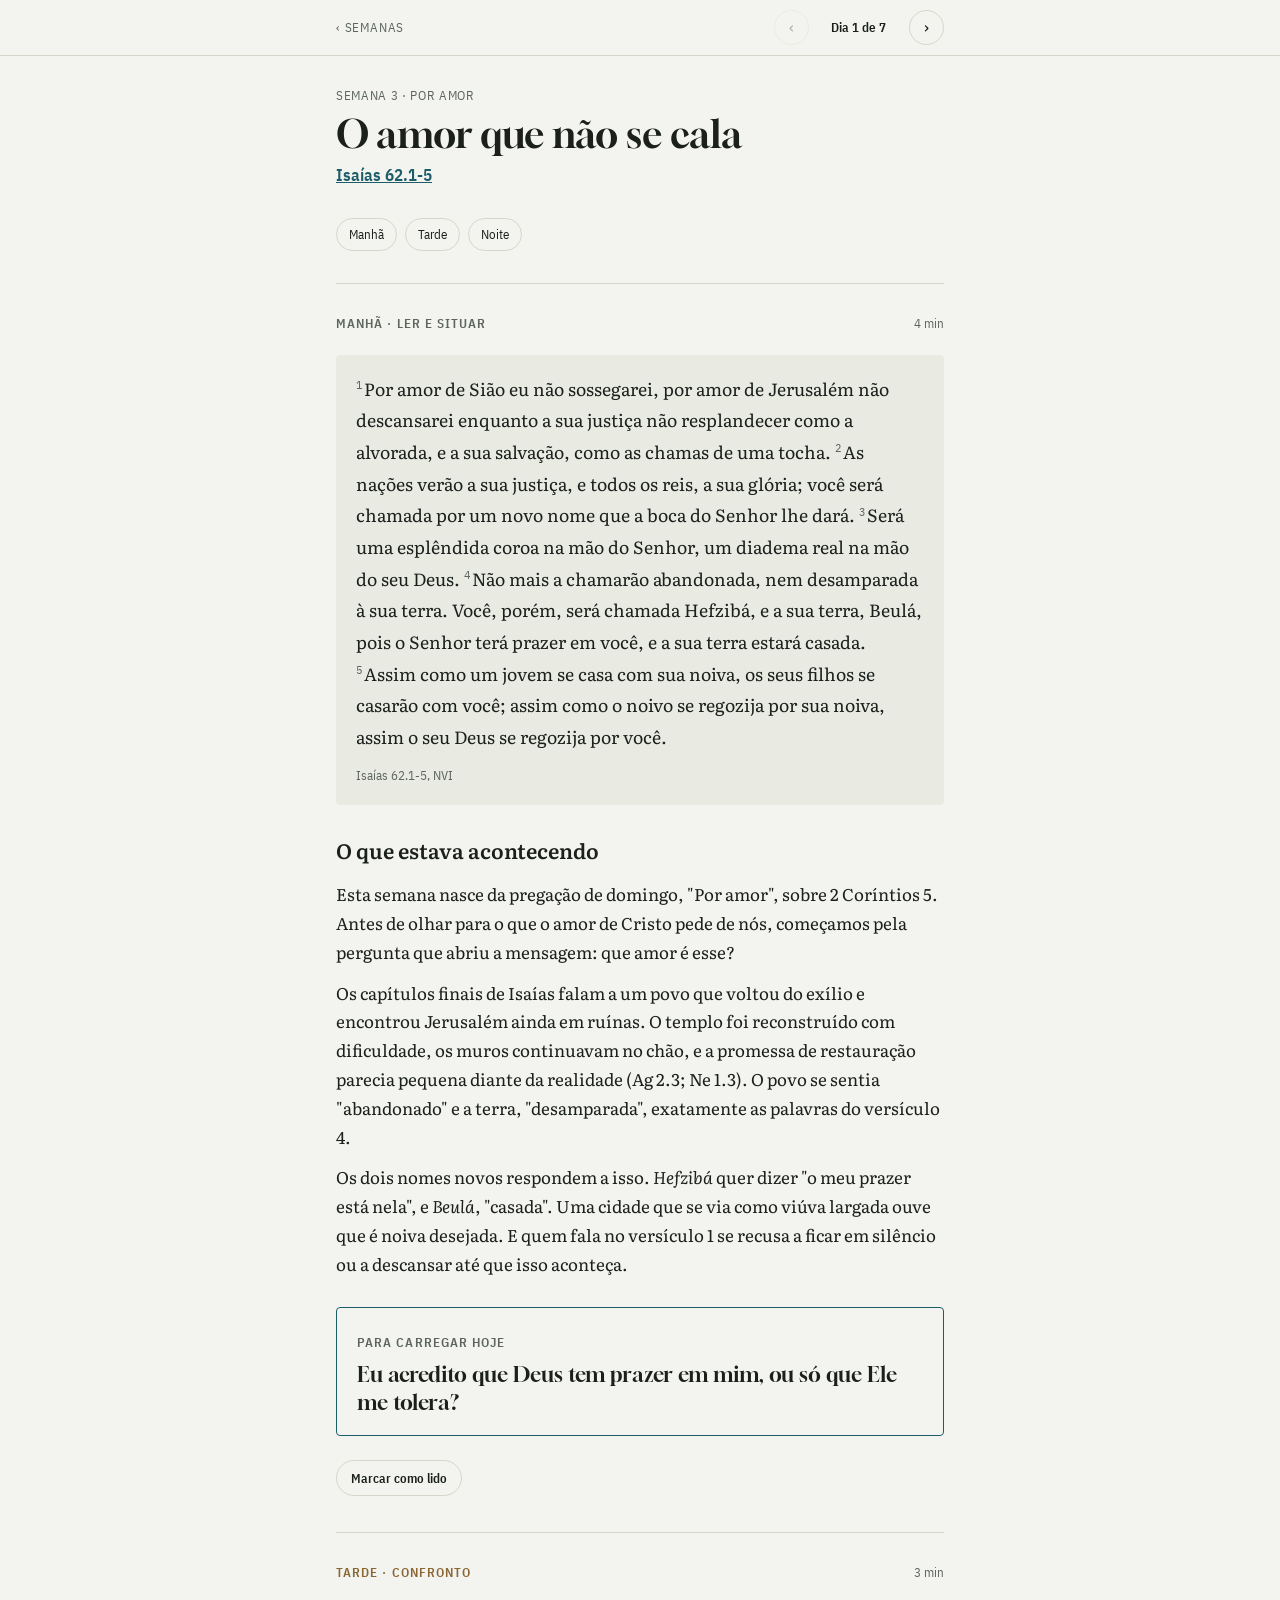
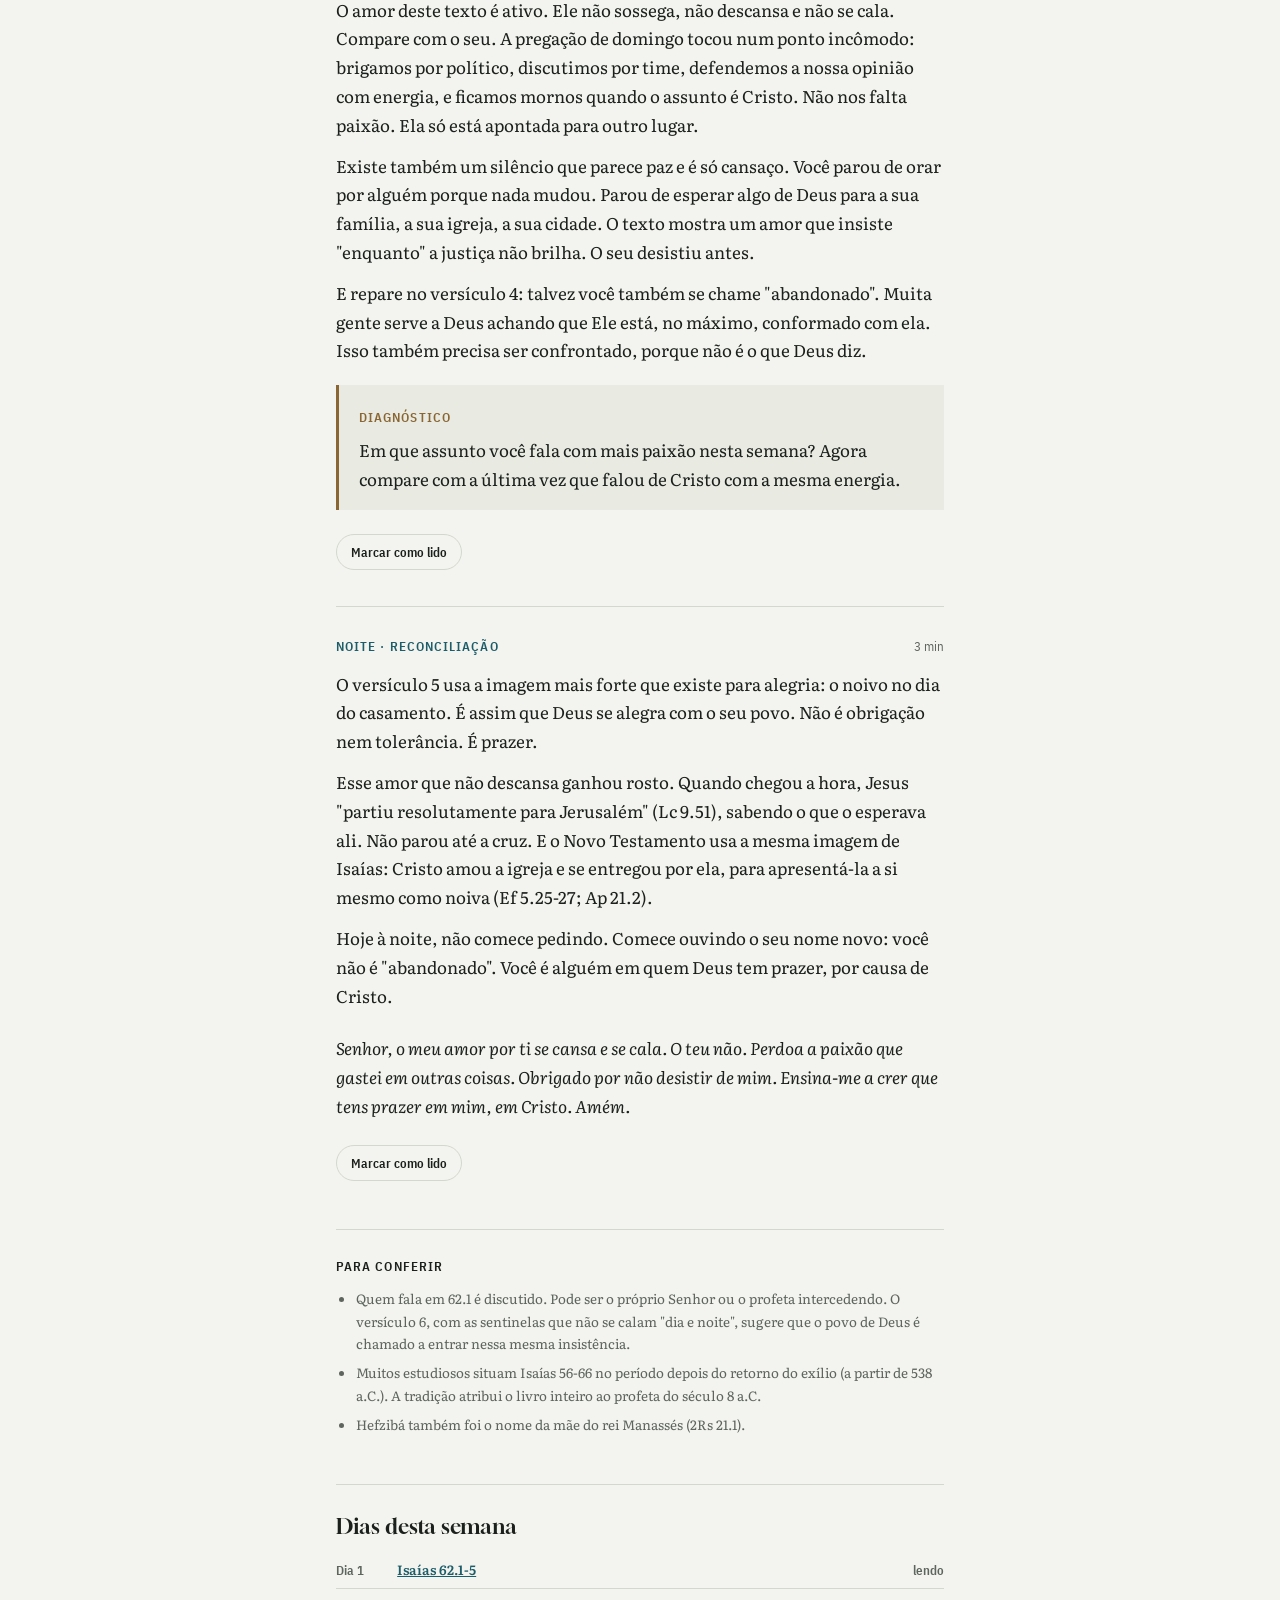
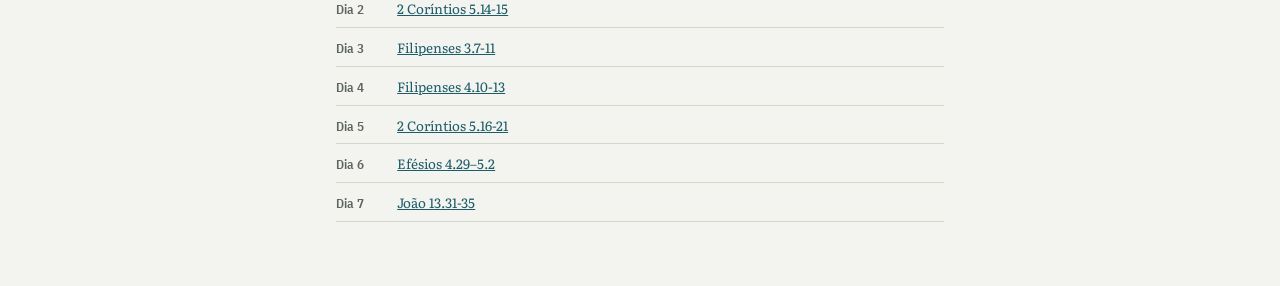
<file: semanas/03.html>
<!doctype html>
<html lang="pt-BR">
<head>
<meta charset="utf-8">
<meta name="viewport" content="width=device-width, initial-scale=1, viewport-fit=cover">
<title>Semana 3: Por amor · Devocional</title>
<link rel="preconnect" href="https://fonts.googleapis.com">
<link rel="preconnect" href="https://fonts.gstatic.com" crossorigin>
<link rel="stylesheet" href="https://fonts.googleapis.com/css2?family=Gloock&family=Literata:ital,opsz,wght@0,7..72,400;0,7..72,600;1,7..72,400&family=IBM+Plex+Sans+Condensed:wght@500;600&display=swap">
<link rel="stylesheet" href="../assets/estilo.css">
</head>
<body data-semana="03">
<header class="barra">
  <div class="wrap">
    <a class="serie voltar" href="../">‹ Semanas</a>
    <div class="nav">
      <button type="button" id="ant" aria-label="Dia anterior">‹</button>
      <span class="contador" id="contador">Dia 1 de 7</span>
      <button type="button" id="prox" aria-label="Próximo dia">›</button>
    </div>
  </div>
</header>

<main class="wrap" id="conteudo">

<article class="dia" data-n="1">
  <div class="cabeca">
    <span class="data">Semana 3 · Por amor</span>
    <h1>O amor que não se cala</h1>
    <span class="ref"><a href="https://www.bibliaonline.com.br/nvi/is/62" target="_blank" rel="noopener">Isaías 62.1-5</a></span>
  </div>
  <nav class="atalhos" aria-label="Janelas do dia">
    <a href="#d1-manha">Manhã <span class="feito" data-feito="1-manha"></span></a>
    <a href="#d1-tarde">Tarde <span class="feito" data-feito="1-tarde"></span></a>
    <a href="#d1-noite">Noite <span class="feito" data-feito="1-noite"></span></a>
  </nav>

  <section class="janela texto" id="d1-manha">
    <div class="janela-topo"><span class="rotulo">Manhã · Ler e situar</span><span class="tempo">4 min</span></div>
    <blockquote class="escritura">
      <sup>1</sup>Por amor de Sião eu não sossegarei, por amor de Jerusalém não descansarei enquanto a sua justiça não resplandecer como a alvorada, e a sua salvação, como as chamas de uma tocha.
      <sup>2</sup>As nações verão a sua justiça, e todos os reis, a sua glória; você será chamada por um novo nome que a boca do Senhor lhe dará.
      <sup>3</sup>Será uma esplêndida coroa na mão do Senhor, um diadema real na mão do seu Deus.
      <sup>4</sup>Não mais a chamarão abandonada, nem desamparada à sua terra. Você, porém, será chamada Hefzibá, e a sua terra, Beulá, pois o Senhor terá prazer em você, e a sua terra estará casada.
      <sup>5</sup>Assim como um jovem se casa com sua noiva, os seus filhos se casarão com você; assim como o noivo se regozija por sua noiva, assim o seu Deus se regozija por você.
      <span class="fonte">Isaías 62.1-5, NVI</span>
    </blockquote>

    <h3>O que estava acontecendo</h3>
    <p>Esta semana nasce da pregação de domingo, "Por amor", sobre 2 Coríntios 5. Antes de olhar para o que o amor de Cristo pede de nós, começamos pela pergunta que abriu a mensagem: que amor é esse?</p>
    <p>Os capítulos finais de Isaías falam a um povo que voltou do exílio e encontrou Jerusalém ainda em ruínas. O templo foi reconstruído com dificuldade, os muros continuavam no chão, e a promessa de restauração parecia pequena diante da realidade (Ag 2.3; Ne 1.3). O povo se sentia "abandonado" e a terra, "desamparada", exatamente as palavras do versículo 4.</p>
    <p>Os dois nomes novos respondem a isso. <em>Hefzibá</em> quer dizer "o meu prazer está nela", e <em>Beulá</em>, "casada". Uma cidade que se via como viúva largada ouve que é noiva desejada. E quem fala no versículo 1 se recusa a ficar em silêncio ou a descansar até que isso aconteça.</p>

    <div class="levar">
      <span class="rotulo">Para carregar hoje</span>
      <p>Eu acredito que Deus tem prazer em mim, ou só que Ele me tolera?</p>
    </div>
    <button type="button" class="lido" data-lido="1-manha" id="lido-1-manha" aria-pressed="false">Marcar como lido</button>
  </section>

  <section class="janela confronto" id="d1-tarde">
    <div class="janela-topo"><span class="rotulo">Tarde · Confronto</span><span class="tempo">3 min</span></div>
    <p>O amor deste texto é ativo. Ele não sossega, não descansa e não se cala. Compare com o seu. A pregação de domingo tocou num ponto incômodo: brigamos por político, discutimos por time, defendemos a nossa opinião com energia, e ficamos mornos quando o assunto é Cristo. Não nos falta paixão. Ela só está apontada para outro lugar.</p>
    <p>Existe também um silêncio que parece paz e é só cansaço. Você parou de orar por alguém porque nada mudou. Parou de esperar algo de Deus para a sua família, a sua igreja, a sua cidade. O texto mostra um amor que insiste "enquanto" a justiça não brilha. O seu desistiu antes.</p>
    <p>E repare no versículo 4: talvez você também se chame "abandonado". Muita gente serve a Deus achando que Ele está, no máximo, conformado com ela. Isso também precisa ser confrontado, porque não é o que Deus diz.</p>
    <div class="exercicio">
      <span class="rotulo">Diagnóstico</span>
      <p>Em que assunto você fala com mais paixão nesta semana? Agora compare com a última vez que falou de Cristo com a mesma energia.</p>
    </div>
    <button type="button" class="lido" data-lido="1-tarde" id="lido-1-tarde" aria-pressed="false">Marcar como lido</button>
  </section>

  <section class="janela reconciliacao" id="d1-noite">
    <div class="janela-topo"><span class="rotulo">Noite · Reconciliação</span><span class="tempo">3 min</span></div>
    <p>O versículo 5 usa a imagem mais forte que existe para alegria: o noivo no dia do casamento. É assim que Deus se alegra com o seu povo. Não é obrigação nem tolerância. É prazer.</p>
    <p>Esse amor que não descansa ganhou rosto. Quando chegou a hora, Jesus "partiu resolutamente para Jerusalém" (Lc 9.51), sabendo o que o esperava ali. Não parou até a cruz. E o Novo Testamento usa a mesma imagem de Isaías: Cristo amou a igreja e se entregou por ela, para apresentá-la a si mesmo como noiva (Ef 5.25-27; Ap 21.2).</p>
    <p>Hoje à noite, não comece pedindo. Comece ouvindo o seu nome novo: você não é "abandonado". Você é alguém em quem Deus tem prazer, por causa de Cristo.</p>
    <p class="oracao">Senhor, o meu amor por ti se cansa e se cala. O teu não. Perdoa a paixão que gastei em outras coisas. Obrigado por não desistir de mim. Ensina-me a crer que tens prazer em mim, em Cristo. Amém.</p>
    <button type="button" class="lido" data-lido="1-noite" id="lido-1-noite" aria-pressed="false">Marcar como lido</button>
  </section>

  <div class="fontes">
    <span class="rotulo">Para conferir</span>
    <ul>
      <li>Quem fala em 62.1 é discutido. Pode ser o próprio Senhor ou o profeta intercedendo. O versículo 6, com as sentinelas que não se calam "dia e noite", sugere que o povo de Deus é chamado a entrar nessa mesma insistência.</li>
      <li>Muitos estudiosos situam Isaías 56-66 no período depois do retorno do exílio (a partir de 538 a.C.). A tradição atribui o livro inteiro ao profeta do século 8 a.C.</li>
      <li>Hefzibá também foi o nome da mãe do rei Manassés (2Rs 21.1).</li>
    </ul>
  </div>
</article>

<article class="dia" data-n="2">
  <div class="cabeca">
    <span class="data">Semana 3 · Por amor</span>
    <h1>Sem saída</h1>
    <span class="ref"><a href="https://www.bibliaonline.com.br/nvi/2co/5" target="_blank" rel="noopener">2 Coríntios 5.14-15</a></span>
  </div>
  <nav class="atalhos" aria-label="Janelas do dia">
    <a href="#d2-manha">Manhã <span class="feito" data-feito="2-manha"></span></a>
    <a href="#d2-tarde">Tarde <span class="feito" data-feito="2-tarde"></span></a>
    <a href="#d2-noite">Noite <span class="feito" data-feito="2-noite"></span></a>
  </nav>

  <section class="janela texto" id="d2-manha">
    <div class="janela-topo"><span class="rotulo">Manhã · Ler e situar</span><span class="tempo">4 min</span></div>
    <blockquote class="escritura">
      <sup>14</sup>Pois o amor de Cristo nos constrange, porque estamos convencidos de que um morreu por todos; logo, todos morreram.
      <sup>15</sup>E ele morreu por todos para que aqueles que vivem já não vivam mais para si mesmos, mas para aquele que por eles morreu e ressuscitou.
      <span class="fonte">2 Coríntios 5.14-15, NVI</span>
    </blockquote>

    <h3>O que estava acontecendo</h3>
    <p>Em Corinto, alguns diziam que Paulo estava fora de si. Ele responde no versículo 13: "Se enlouquecemos, é por amor a Deus". O que movia a vida dele não era carreira, prestígio ou estratégia. O versículo 14 dá a explicação.</p>
    <p>"Constrange" traduz o verbo grego <em>synechō</em>, que significa apertar por todos os lados, segurar, não deixar escapar. Lucas usa a mesma palavra para a multidão que espremia Jesus (Lc 8.45) e para a angústia de Jesus diante da cruz: "como estou angustiado até que ela se realize!" (Lc 12.50). A pregação de domingo traduziu bem: esmagados, sem saída. Paulo não diz que o amor de Cristo o inspira de vez em quando. Diz que esse amor o cercou.</p>
    <p>E o motivo é um raciocínio: um morreu por todos, logo todos morreram. Se Cristo morreu no meu lugar, a minha vida antiga, a que vivia para si mesma, terminou ali.</p>

    <div class="levar">
      <span class="rotulo">Para carregar hoje</span>
      <p>O que tem governado a minha vida, de verdade, nesta semana?</p>
    </div>
    <button type="button" class="lido" data-lido="2-manha" id="lido-2-manha" aria-pressed="false">Marcar como lido</button>
  </section>

  <section class="janela confronto" id="d2-tarde">
    <div class="janela-topo"><span class="rotulo">Tarde · Confronto</span><span class="tempo">3 min</span></div>
    <p>O versículo 15 diz para que Cristo morreu: para que "já não vivam mais para si mesmos". Não diz para que você tenha uma vida melhor com Jesus incluído nela. A renúncia não é um extra para cristãos mais dedicados. É a consequência lógica de alguém ter morrido por você.</p>
    <p>A pregação lembrou uma frase que vale guardar: Deus é amor, mas o amor não é Deus. João escreve "Deus é amor" (1Jo 4.8), mas logo define o amor pela cruz, e não pelo sentimento: "Nisto consiste o amor: não em que nós tenhamos amado a Deus, mas em que ele nos amou e enviou seu Filho" (1Jo 4.10). Quando o amor vira deus, ele passa a justificar tudo o que eu sinto e quero. Quando Deus define o amor, ele me chama a morrer para mim mesmo.</p>
    <p>E repare na ordem. Jesus disse: "Se vocês me amam, obedecerão aos meus mandamentos" (Jo 14.15). Primeiro Ele mostrou o amor, depois pediu. Se você obedece para ser amado, inverteu a ordem e vai viver cansado.</p>
    <div class="exercicio">
      <span class="rotulo">Diagnóstico</span>
      <p>Escreva uma área em que você ainda vive "para si mesmo": o tempo, o dinheiro, a opinião, o conforto. Seja específico.</p>
    </div>
    <button type="button" class="lido" data-lido="2-tarde" id="lido-2-tarde" aria-pressed="false">Marcar como lido</button>
  </section>

  <section class="janela reconciliacao" id="d2-noite">
    <div class="janela-topo"><span class="rotulo">Noite · Reconciliação</span><span class="tempo">3 min</span></div>
    <p>Na pregação apareceu uma comparação simples: ninguém se limpa antes de tomar banho. Você vai para o banho sujo, e é lá que fica limpo. Com Cristo é igual. Você não se arruma para ir até Ele. Vai como está, e é Ele quem limpa.</p>
    <p>Isso muda o sentido da renúncia. Ela não é o preço para Deus aceitar você. É o que acontece quando alguém já foi aceito e percebe que a vida antiga não serve mais. O versículo 15 termina com "aquele que por eles morreu e ressuscitou". Você não renuncia por um Cristo morto, que só deixou um exemplo. Renuncia por um Cristo vivo, que continua com você.</p>
    <p>O mesmo amor que aperta por todos os lados também segura. Esse amor que não deixa você fugir é o mesmo que não deixa você cair.</p>
    <p class="oracao">Senhor Jesus, tu morreste por mim, e eu ainda vivo para mim em ________. Não me arrumo para chegar a ti. Venho como estou. Que o teu amor me cerque até eu não ter outra saída a não ser viver para ti. Amém.</p>
    <button type="button" class="lido" data-lido="2-noite" id="lido-2-noite" aria-pressed="false">Marcar como lido</button>
  </section>

  <div class="fontes">
    <span class="rotulo">Para conferir</span>
    <ul>
      <li>Em português, "constranger" também significa envergonhar. O grego <em>synechō</em> não tem esse sentido: fala de pressão e controle. Algumas traduções trazem "nos controla" ou "nos impele".</li>
      <li>"O amor de Cristo" pode ser lido como o amor que Cristo tem por nós ou o nosso amor por Cristo. O contexto ("um morreu por todos") favorece a primeira leitura.</li>
      <li>"Logo, todos morreram" não quer dizer que todos estão automaticamente salvos. Paulo fala da morte de Cristo como a morte representativa dos que estão nele (v. 17; Rm 6.3-8).</li>
    </ul>
  </div>
</article>

<article class="dia" data-n="3">
  <div class="cabeca">
    <span class="data">Semana 3 · Por amor</span>
    <h1>Lucro e perda</h1>
    <span class="ref"><a href="https://www.bibliaonline.com.br/nvi/fp/3" target="_blank" rel="noopener">Filipenses 3.7-11</a></span>
  </div>
  <nav class="atalhos" aria-label="Janelas do dia">
    <a href="#d3-manha">Manhã <span class="feito" data-feito="3-manha"></span></a>
    <a href="#d3-tarde">Tarde <span class="feito" data-feito="3-tarde"></span></a>
    <a href="#d3-noite">Noite <span class="feito" data-feito="3-noite"></span></a>
  </nav>

  <section class="janela texto" id="d3-manha">
    <div class="janela-topo"><span class="rotulo">Manhã · Ler e situar</span><span class="tempo">4 min</span></div>
    <blockquote class="escritura">
      <sup>7</sup>Mas o que para mim era lucro, passei a considerar como perda, por amor de Cristo.
      <sup>8</sup>Mais do que isso, considero tudo como perda, comparado com a suprema grandeza do conhecimento de Cristo Jesus, meu Senhor, por quem perdi todas as coisas. Eu as considero como esterco para poder ganhar Cristo
      <sup>9</sup>e ser encontrado nele, não tendo a minha própria justiça que procede da Lei, mas a que vem mediante a fé em Cristo, a justiça que procede de Deus e se baseia na fé.
      <sup>10</sup>Quero conhecer Cristo, o poder da sua ressurreição e a participação em seus sofrimentos, tornando-me como ele em sua morte
      <sup>11</sup>para, de alguma forma, alcançar a ressurreição dentre os mortos.
      <span class="fonte">Filipenses 3.7-11, NVI</span>
    </blockquote>

    <h3>O que estava acontecendo</h3>
    <p>Paulo escreve preso (Fp 1.13) a uma igreja que ele mesmo fundou em Filipos, uma colônia romana orgulhosa da sua cidadania. Ele avisa os irmãos contra mestres que exigiam a circuncisão e a Lei como condição para pertencer a Deus (3.2-3).</p>
    <p>Para responder, Paulo mostra o próprio currículo (3.4-6): circuncidado ao oitavo dia, israelita da tribo de Benjamim, fariseu, zeloso a ponto de perseguir a igreja, irrepreensível quanto à justiça da Lei. Era a ficha mais impressionante que um judeu do século 1 podia ter.</p>
    <p>Então ele usa a linguagem de um livro-caixa. "Lucro" e "perda" eram termos de contabilidade. Paulo pega tudo o que estava na coluna dos ganhos e muda de coluna. E a palavra traduzida como "esterco" (<em>skybala</em>) é deliberadamente grosseira: lixo, restos, aquilo que se joga para os cães.</p>

    <div class="levar">
      <span class="rotulo">Para carregar hoje</span>
      <p>O que está na coluna de "lucro" da minha vida que eu não aceitaria perder por Cristo?</p>
    </div>
    <button type="button" class="lido" data-lido="3-manha" id="lido-3-manha" aria-pressed="false">Marcar como lido</button>
  </section>

  <section class="janela confronto" id="d3-tarde">
    <div class="janela-topo"><span class="rotulo">Tarde · Confronto</span><span class="tempo">3 min</span></div>
    <p>Repare no que Paulo joga fora. Não são vícios. São coisas boas e religiosas: herança, disciplina, zelo, moralidade. O que mais concorre com Cristo no coração de gente de igreja raramente é o pecado escancarado. É o currículo. O tempo de igreja, o ministério, a reputação de pessoa séria, a sensação de estar acima da média.</p>
    <p>A pregação perguntou se vale a pena perder tudo para ganhar a presença de Deus. A resposta de Paulo é sim, mas observe o motivo. Ele não diz que renunciar é bonito. Diz que Cristo vale mais. A renúncia sem esse valor vira só mais um item do currículo: "olha quanto eu abri mão".</p>
    <p>Pergunte com honestidade: se Deus tirasse a sua reputação de cristão dedicado, ainda sobraria alegria em Cristo?</p>
    <div class="exercicio">
      <span class="rotulo">Exercício</span>
      <p>Faça duas colunas num papel. Na de "lucro", liste o que você usa para se sentir aprovado diante de Deus e das pessoas. Depois risque a lista inteira e escreva por cima: "ser encontrado nele".</p>
    </div>
    <button type="button" class="lido" data-lido="3-tarde" id="lido-3-tarde" aria-pressed="false">Marcar como lido</button>
  </section>

  <section class="janela reconciliacao" id="d3-noite">
    <div class="janela-topo"><span class="rotulo">Noite · Reconciliação</span><span class="tempo">3 min</span></div>
    <p>O que Paulo ganha não é uma coisa. É uma pessoa: "ganhar Cristo e ser encontrado nele". A imagem é de alguém que, no dia do juízo, é procurado e achado dentro de Cristo, vestido com uma justiça que não fabricou.</p>
    <p>Esse é o alívio do versículo 9. A justiça que vem de Deus não precisa ser mantida por você. Você pode largar o currículo porque não vai ser julgado por ele. Paulo diz "quero conhecer Cristo" e usa um verbo de relação, não de informação. É o conhecer de quem convive.</p>
    <p>E ele inclui "a participação em seus sofrimentos". A renúncia de hoje não é desperdício. É o caminho que o próprio Cristo fez antes, e que termina na ressurreição.</p>
    <p class="oracao">Senhor, eu ainda conto como lucro ________. Tira de mim a necessidade de ser aprovado pelo que faço. Quero ser encontrado em Cristo, com a justiça que vem de ti. Quero te conhecer mais do que quero ser reconhecido. Amém.</p>
    <button type="button" class="lido" data-lido="3-noite" id="lido-3-noite" aria-pressed="false">Marcar como lido</button>
  </section>

  <div class="fontes">
    <span class="rotulo">Para conferir</span>
    <ul>
      <li>Filipenses foi escrita numa prisão. Roma (por volta de 60-62 d.C.) é a opção tradicional. Éfeso e Cesareia também são propostas.</li>
      <li><em>Kerdos</em> (lucro) e <em>zēmia</em> (perda) aparecem em documentos comerciais da época.</li>
      <li>"Mediante a fé em Cristo" (v. 9) também pode ser traduzido "mediante a fidelidade de Cristo". É um debate acadêmico atual. As duas leituras afirmam que a justiça vem de Deus, e não da Lei.</li>
    </ul>
  </div>
</article>

<article class="dia" data-n="4">
  <div class="cabeca">
    <span class="data">Semana 3 · Por amor</span>
    <h1>Aprendi</h1>
    <span class="ref"><a href="https://www.bibliaonline.com.br/nvi/fp/4" target="_blank" rel="noopener">Filipenses 4.10-13</a></span>
  </div>
  <nav class="atalhos" aria-label="Janelas do dia">
    <a href="#d4-manha">Manhã <span class="feito" data-feito="4-manha"></span></a>
    <a href="#d4-tarde">Tarde <span class="feito" data-feito="4-tarde"></span></a>
    <a href="#d4-noite">Noite <span class="feito" data-feito="4-noite"></span></a>
  </nav>

  <section class="janela texto" id="d4-manha">
    <div class="janela-topo"><span class="rotulo">Manhã · Ler e situar</span><span class="tempo">4 min</span></div>
    <blockquote class="escritura">
      <sup>10</sup>Alegro-me grandemente no Senhor, porque finalmente vocês renovaram o seu interesse por mim. De fato, vocês já se interessavam, mas não tinham oportunidade para demonstrá-lo.
      <sup>11</sup>Não estou dizendo isso porque esteja necessitado, pois aprendi a adaptar-me a toda e qualquer circunstância.
      <sup>12</sup>Sei o que é passar necessidade e sei o que é ter fartura. Aprendi o mistério de viver contente em toda e qualquer situação, seja bem alimentado, seja com fome, tendo muito, ou passando necessidade.
      <sup>13</sup>Tudo posso naquele que me fortalece.
      <span class="fonte">Filipenses 4.10-13, NVI</span>
    </blockquote>

    <h3>O que estava acontecendo</h3>
    <p>Este é o bilhete de agradecimento de Paulo. Os filipenses tinham mandado uma oferta por meio de Epafrodito (4.18), e Paulo, preso, agradece. Mas aproveita para dizer algo sobre si: ele não depende da oferta para estar bem.</p>
    <p>A palavra traduzida como "adaptar-me" ou "contente" é <em>autarkēs</em>, um termo central da filosofia estoica. Para os estoicos, o sábio era "autossuficiente": não precisava de nada externo porque bastava a si mesmo. Paulo pega a palavra e muda o centro. A suficiência dele não está nele mesmo, está "naquele que me fortalece".</p>
    <p>E repare no verbo "aprendi", que aparece duas vezes. No versículo 12 é um termo das religiões de mistério, usado para quem era iniciado num segredo. O contentamento não veio de fábrica. Paulo foi iniciado nele, aos poucos, na fome e na fartura.</p>

    <div class="levar">
      <span class="rotulo">Para carregar hoje</span>
      <p>Hoje, em que momento eu vou escolher Cristo, e não o meu conforto?</p>
    </div>
    <button type="button" class="lido" data-lido="4-manha" id="lido-4-manha" aria-pressed="false">Marcar como lido</button>
  </section>

  <section class="janela confronto" id="d4-tarde">
    <div class="janela-topo"><span class="rotulo">Tarde · Confronto</span><span class="tempo">3 min</span></div>
    <p>O versículo 13 virou frase de camiseta, de academia e de vestiário: "tudo posso". No texto, o "tudo" é passar fome sem perder a fé e ter fartura sem perder a cabeça. É uma frase sobre contentamento, não sobre conquista.</p>
    <p>A pregação disse que é na rotina que Deus testa o coração, e que no dia a dia deixamos de escolher Jesus. Não é na grande crise que a fé costuma falhar. É na terça-feira, quando você escolhe o celular em vez da oração, a reclamação em vez da gratidão, a pressa em vez da pessoa. A suficiência de Cristo é aprendida, e todo aprendizado pede disciplina diária.</p>
    <p>Outro alerta da pregação: cuidado para não transformar Deus num diário espiritual, alguém para quem você só conta o seu dia. A oração também é ouvir. O Espírito muitas vezes fala como um sussurro, e quem só fala não ouve sussurros (1Rs 19.12, que lemos na semana 2).</p>
    <div class="exercicio">
      <span class="rotulo">Exercício</span>
      <p>Escolha agora um momento fixo de amanhã, com hora marcada, para ficar cinco minutos em silêncio diante de Deus, sem pedir nada. Anote a hora.</p>
    </div>
    <button type="button" class="lido" data-lido="4-tarde" id="lido-4-tarde" aria-pressed="false">Marcar como lido</button>
  </section>

  <section class="janela reconciliacao" id="d4-noite">
    <div class="janela-topo"><span class="rotulo">Noite · Reconciliação</span><span class="tempo">3 min</span></div>
    <p>A boa notícia está no particípio: "naquele que me fortalece". A força continua vindo. Não é um estoque que você precisa manter cheio por esforço. É uma fonte que continua aberta.</p>
    <p>E poucos versículos depois Paulo devolve a promessa aos filipenses: "O meu Deus suprirá todas as necessidades de vocês, de acordo com as suas gloriosas riquezas em Cristo Jesus" (4.19). O mesmo Deus que ensinou Paulo a ficar contente na prisão cuida de quem tem pouco para dar.</p>
    <p>Se Deus te deu uma palavra, continue, mesmo que demore. A pregação terminou esse ponto assim. Mas o que sustenta a espera não é a força da sua fé. É a suficiência de Cristo. Você não precisa ser autossuficiente. Precisa ser suficiente nele.</p>
    <p class="oracao">Senhor, eu ainda dependo de ________ para estar bem. Ensina-me o segredo de Paulo, na falta e na fartura. Que amanhã, na rotina, eu te escolha de novo. Fala comigo, e dá-me ouvidos para o teu sussurro. Amém.</p>
    <button type="button" class="lido" data-lido="4-noite" id="lido-4-noite" aria-pressed="false">Marcar como lido</button>
  </section>

  <div class="fontes">
    <span class="rotulo">Para conferir</span>
    <ul>
      <li><em>Autarkēs</em> aparece em Sêneca e em outros autores estoicos como ideal do sábio. Paulo usa a palavra só aqui no Novo Testamento (o substantivo aparece em 2Co 9.8 e 1Tm 6.6).</li>
      <li>"Aprendi o mistério" traduz <em>memyēmai</em>, do mesmo grupo de <em>mystērion</em>, usado para a iniciação nos cultos de mistério.</li>
      <li>Em 4.13, alguns manuscritos trazem "Cristo" ("naquele que me fortalece, Cristo"). Os mais antigos não trazem, e a NVI segue esses.</li>
    </ul>
  </div>
</article>

<article class="dia" data-n="5">
  <div class="cabeca">
    <span class="data">Semana 3 · Por amor</span>
    <h1>Embaixadores</h1>
    <span class="ref"><a href="https://www.bibliaonline.com.br/nvi/2co/5" target="_blank" rel="noopener">2 Coríntios 5.16-21</a></span>
  </div>
  <nav class="atalhos" aria-label="Janelas do dia">
    <a href="#d5-manha">Manhã <span class="feito" data-feito="5-manha"></span></a>
    <a href="#d5-tarde">Tarde <span class="feito" data-feito="5-tarde"></span></a>
    <a href="#d5-noite">Noite <span class="feito" data-feito="5-noite"></span></a>
  </nav>

  <section class="janela texto" id="d5-manha">
    <div class="janela-topo"><span class="rotulo">Manhã · Ler e situar</span><span class="tempo">4 min</span></div>
    <blockquote class="escritura">
      <sup>16</sup>De modo que, de agora em diante, a ninguém mais consideramos do ponto de vista humano. Ainda que antes tenhamos considerado Cristo dessa forma, agora já não o consideramos assim.
      <sup>17</sup>Portanto, se alguém está em Cristo, é nova criação. As coisas antigas já passaram; eis que surgiram coisas novas!
      <sup>18</sup>Tudo isso provém de Deus, que nos reconciliou consigo mesmo por meio de Cristo e nos deu o ministério da reconciliação,
      <sup>19</sup>ou seja, que Deus em Cristo estava reconciliando consigo o mundo, não lançando em conta os pecados dos homens, e nos confiou a mensagem da reconciliação.
      <sup>20</sup>Portanto, somos embaixadores de Cristo, como se Deus estivesse fazendo o seu apelo por nosso intermédio. Por amor a Cristo lhes suplicamos: Reconciliem-se com Deus.
      <sup>21</sup>Deus tornou pecado por nós aquele que não tinha pecado, para que nele nos tornássemos justiça de Deus.
      <span class="fonte">2 Coríntios 5.16-21, NVI</span>
    </blockquote>

    <h3>O que estava acontecendo</h3>
    <p>"Reconciliar" (<em>katallassō</em>) era uma palavra do dia a dia, usada para inimigos que fazem as pazes ou para um casal separado que volta a viver junto (1Co 7.11). Nas religiões da época, era o ser humano quem precisava acalmar a ira dos deuses com ofertas. Paulo inverte: "tudo isso provém de Deus". Quem toma a iniciativa é o ofendido.</p>
    <p>"Embaixador" (<em>presbeuō</em>) também tinha sentido concreto. No Império Romano, o legado levava a palavra do imperador a uma província. Ele não falava em nome próprio, nem negociava os termos. Representava quem o enviou.</p>
    <p>E repare para quem Paulo diz "reconciliem-se com Deus": para a igreja de Corinto. Eram cristãos, mas estavam divididos, desconfiados de Paulo e encantados com aparências (5.12). A reconciliação não é só a porta de entrada. É um chamado que continua para quem já está dentro.</p>

    <div class="levar">
      <span class="rotulo">Para carregar hoje</span>
      <p>Quem as pessoas veem quando olham para mim: Cristo, ou as minhas causas?</p>
    </div>
    <button type="button" class="lido" data-lido="5-manha" id="lido-5-manha" aria-pressed="false">Marcar como lido</button>
  </section>

  <section class="janela confronto" id="d5-tarde">
    <div class="janela-topo"><span class="rotulo">Tarde · Confronto</span><span class="tempo">3 min</span></div>
    <p>"Quem estamos representando?" Essa pergunta da pregação pesa mais num tempo de polarização. Muitos cristãos são reconhecidos mais pelo político que defendem do que pelo Cristo que anunciam. Você pode ter convicções e votar com consciência. O problema é quando a causa ocupa o lugar do embaixador, e a sua postagem, a sua discussão no grupo da família e o seu tom deixam claro a quem você serve.</p>
    <p>O versículo 16 vai mais fundo: "a ninguém mais consideramos do ponto de vista humano". Do ponto de vista humano, olhamos as pessoas pelo lado em que estão, pelo que podem oferecer, pelo que nos fizeram. A pregação pediu outra coisa: olhar para os outros com o olhar da cruz. O seu adversário político é alguém por quem Cristo morreu, e o versículo 15 disse ontem que Ele "morreu por todos".</p>
    <p>Um embaixador que xinga a província que deveria alcançar não está representando o rei. Está representando a si mesmo.</p>
    <div class="exercicio">
      <span class="rotulo">Diagnóstico</span>
      <p>Pense em alguém que você tem tratado "do ponto de vista humano", com desprezo ou rótulo. Escreva o nome. Depois escreva ao lado: "Cristo morreu por ele".</p>
    </div>
    <button type="button" class="lido" data-lido="5-tarde" id="lido-5-tarde" aria-pressed="false">Marcar como lido</button>
  </section>

  <section class="janela reconciliacao" id="d5-noite">
    <div class="janela-topo"><span class="rotulo">Noite · Reconciliação</span><span class="tempo">3 min</span></div>
    <p>O versículo 21 é o coração do capítulo, e talvez da carta. Deus fez Cristo, que não tinha pecado, ser tratado como pecado no nosso lugar, para que nós fôssemos tratados como justos nele. Os antigos chamavam isso de "a grande troca". Ele ficou com o que era nosso. Nós ficamos com o que era dele.</p>
    <p>Por isso o versículo 19 diz "não lançando em conta os pecados". A dívida não foi esquecida nem perdoada sem custo. Ela foi lançada na conta de outro.</p>
    <p>E o versículo 17 garante que isso não fica só no papel: "se alguém está em Cristo, é nova criação". Você não é só alguém perdoado tentando melhorar. É alguém novo. O embaixador não precisa provar que merece o cargo. Recebeu a nomeação de graça, e é por isso que pode falar de graça aos outros.</p>
    <p class="oracao">Senhor, eu tenho representado mais as minhas causas do que a ti. Perdoa o meu tom e o meu olhar. Obrigado porque Cristo ficou com o meu pecado e eu fiquei com a justiça dele. Faz de mim um embaixador que se parece com quem me enviou. Amém.</p>
    <button type="button" class="lido" data-lido="5-noite" id="lido-5-noite" aria-pressed="false">Marcar como lido</button>
  </section>

  <div class="fontes">
    <span class="rotulo">Para conferir</span>
    <ul>
      <li>"Do ponto de vista humano" traduz <em>kata sarka</em>, literalmente "segundo a carne": avaliar alguém pelos critérios do mundo.</li>
      <li>Em 5.21, "tornou pecado" é lido por alguns como "oferta pelo pecado", já que a palavra hebraica <em>ḥaṭṭāʾt</em> pode significar as duas coisas. O sentido da substituição se mantém nas duas leituras.</li>
      <li>"A grande troca" (<em>admirabile commercium</em>) é uma expressão da tradição cristã, usada por Agostinho e muito usada por Lutero.</li>
    </ul>
  </div>
</article>

<article class="dia" data-n="6">
  <div class="cabeca">
    <span class="data">Semana 3 · Por amor</span>
    <h1>Assim como Deus perdoou</h1>
    <span class="ref"><a href="https://www.bibliaonline.com.br/nvi/ef/4" target="_blank" rel="noopener">Efésios 4.29–5.2</a></span>
  </div>
  <nav class="atalhos" aria-label="Janelas do dia">
    <a href="#d6-manha">Manhã <span class="feito" data-feito="6-manha"></span></a>
    <a href="#d6-tarde">Tarde <span class="feito" data-feito="6-tarde"></span></a>
    <a href="#d6-noite">Noite <span class="feito" data-feito="6-noite"></span></a>
  </nav>

  <section class="janela texto" id="d6-manha">
    <div class="janela-topo"><span class="rotulo">Manhã · Ler e situar</span><span class="tempo">4 min</span></div>
    <blockquote class="escritura">
      <sup>29</sup>Nenhuma palavra torpe saia da boca de vocês, mas apenas a que for útil para edificar os outros, conforme a necessidade, para que conceda graça aos que a ouvem.
      <sup>30</sup>Não entristeçam o Espírito Santo de Deus, com o qual vocês foram selados para o dia da redenção.
      <sup>31</sup>Livrem-se de toda amargura, indignação e ira, gritaria e calúnia, bem como de toda maldade.
      <sup>32</sup>Sejam bondosos e compassivos uns para com os outros, perdoando-se mutuamente, assim como Deus os perdoou em Cristo.
      <sup>5.1</sup>Portanto, sejam imitadores de Deus, como filhos amados,
      <sup>2</sup>e vivam em amor, como também Cristo nos amou e se entregou por nós como oferta e sacrifício de aroma agradável a Deus.
      <span class="fonte">Efésios 4.29–5.2, NVI</span>
    </blockquote>

    <h3>O que estava acontecendo</h3>
    <p>Efésios foi escrita a igrejas da Ásia Menor que reuniam judeus e gentios, dois grupos que durante séculos se desprezaram. Paulo passa a primeira metade da carta mostrando que Cristo derrubou o muro entre eles e fez dos dois "um novo homem" (2.14-16). A segunda metade mostra como isso aparece na vida comum: na fala, no trabalho, no casamento, na raiva.</p>
    <p>A lista do versículo 31 vai do interior ao exterior. Começa com a amargura, guardada por dentro. Passa pela indignação e pela ira, que sobem. Chega à gritaria e à calúnia, que saem pela boca. O pecado relacional quase sempre começa como amargura silenciosa.</p>
    <p>E o versículo 32 traz a medida do perdão: "assim como Deus os perdoou em Cristo". O verbo está no passado. O perdão de Deus já aconteceu e serve de régua.</p>

    <div class="levar">
      <span class="rotulo">Para carregar hoje</span>
      <p>De quem eu ainda guardo amargura, mesmo sem dizer nada?</p>
    </div>
    <button type="button" class="lido" data-lido="6-manha" id="lido-6-manha" aria-pressed="false">Marcar como lido</button>
  </section>

  <section class="janela confronto" id="d6-tarde">
    <div class="janela-topo"><span class="rotulo">Tarde · Confronto</span><span class="tempo">3 min</span></div>
    <p>A pregação falou em perdoar constantemente, noite e dia. É o que Jesus respondeu a Pedro: não sete vezes, mas setenta vezes sete (Mt 18.21-22). Perdoar não é um evento único que resolve tudo. Muitas vezes é uma decisão que precisa ser renovada cada vez que a lembrança volta.</p>
    <p>Mas a pregação também fez uma distinção importante: perdoar é diferente de aceitar o erro. Perdoar não é fingir que não aconteceu, nem dizer que estava tudo bem. Jesus mandou ir até o irmão e mostrar a falta dele (Mt 18.15). Quem perdoa abre mão da vingança e da cobrança, mas pode continuar chamando o mal pelo nome. O perdão até permite isso, porque você deixa de falar para ferir e passa a falar para restaurar.</p>
    <p>O versículo 30 deixa claro quanto isso importa: a amargura entristece o Espírito Santo. O rancor que você acha que é só seu atinge Deus.</p>
    <div class="exercicio">
      <span class="rotulo">Exercício</span>
      <p>Escreva o nome de quem você precisa perdoar e o que essa pessoa fez, com todas as letras. Depois escreva embaixo: "Eu abro mão de cobrar isso. Deus já me perdoou mais".</p>
    </div>
    <button type="button" class="lido" data-lido="6-tarde" id="lido-6-tarde" aria-pressed="false">Marcar como lido</button>
  </section>

  <section class="janela reconciliacao" id="d6-noite">
    <div class="janela-topo"><span class="rotulo">Noite · Reconciliação</span><span class="tempo">3 min</span></div>
    <p>Paulo não diz "perdoem para serem perdoados". Diz "perdoem porque já foram perdoados". O perdão que você dá não é a moeda para comprar o de Deus. É o transbordo do que você recebeu.</p>
    <p>E o capítulo 5 começa chamando você de "filho amado". Imitar Deus não é uma tarefa de empregado com medo do patrão. É o que filhos fazem: parecem com o pai. Cristo mostrou como é esse amor ao se entregar "como oferta". Na cruz, Ele orou pelos que o pregavam ali: "Pai, perdoa-lhes, pois não sabem o que estão fazendo" (Lc 23.34).</p>
    <p>Se você não consegue perdoar hoje, comece dizendo isso a Deus. A honestidade é o primeiro passo. A força para perdoar vem dele.</p>
    <p class="oracao">Pai, tu me perdoaste em Cristo, e eu ainda guardo ________. Não quero fingir que não doeu. Mas abro mão de cobrar. Tira a amargura do meu coração e põe no lugar a tua bondade. Amém.</p>
    <button type="button" class="lido" data-lido="6-noite" id="lido-6-noite" aria-pressed="false">Marcar como lido</button>
  </section>

  <div class="fontes">
    <span class="rotulo">Para conferir</span>
    <ul>
      <li>As palavras "em Éfeso" (1.1) faltam em alguns dos manuscritos mais antigos. Por isso muitos estudiosos acham que a carta circulou por várias igrejas da região.</li>
      <li>"Perdoando-se" traduz <em>charizomenoi</em>, da mesma raiz de <em>charis</em>, "graça". Perdoar é, literalmente, agraciar.</li>
      <li>"Aroma agradável" retoma a linguagem dos sacrifícios do Antigo Testamento (Gn 8.21; Lv 1.9).</li>
    </ul>
  </div>
</article>

<article class="dia" data-n="7">
  <div class="cabeca">
    <span class="data">Semana 3 · Por amor</span>
    <h1>Todos saberão</h1>
    <span class="ref"><a href="https://www.bibliaonline.com.br/nvi/jo/13" target="_blank" rel="noopener">João 13.31-35</a></span>
  </div>
  <nav class="atalhos" aria-label="Janelas do dia">
    <a href="#d7-manha">Manhã <span class="feito" data-feito="7-manha"></span></a>
    <a href="#d7-tarde">Tarde <span class="feito" data-feito="7-tarde"></span></a>
    <a href="#d7-noite">Noite <span class="feito" data-feito="7-noite"></span></a>
  </nav>

  <section class="janela texto" id="d7-manha">
    <div class="janela-topo"><span class="rotulo">Manhã · Ler e situar</span><span class="tempo">4 min</span></div>
    <blockquote class="escritura">
      <sup>31</sup>Depois que Judas saiu, disse Jesus: "Agora o Filho do homem é glorificado, e Deus é glorificado nele.
      <sup>32</sup>Se Deus é glorificado nele, Deus também glorificará o Filho nele mesmo, e o glorificará em breve.
      <sup>33</sup>"Meus filhinhos, vou estar com vocês apenas mais um pouco. Vocês procurarão por mim e, como eu disse aos judeus, agora lhes digo: Para onde eu vou, vocês não podem ir.
      <sup>34</sup>"Um novo mandamento lhes dou: Amem-se uns aos outros. Como eu os amei, vocês devem amar-se uns aos outros.
      <sup>35</sup>Com isso todos saberão que vocês são meus discípulos, se vocês se amarem uns aos outros".
      <span class="fonte">João 13.31-35, NVI</span>
    </blockquote>

    <h3>O que estava acontecendo</h3>
    <p>É a última ceia. O capítulo começa dizendo que Jesus, sabendo que tinha chegado a sua hora, "amou-os até o fim" (13.1). Em seguida Ele lava os pés dos discípulos, inclusive os de Judas. Judas sai da sala, "e era noite" (13.30). Logo depois deste texto, Jesus avisa que Pedro vai negá-lo três vezes (13.38).</p>
    <p>É nessa mesa, com um traidor que acabou de sair e um amigo que vai negá-lo, que Jesus dá o novo mandamento.</p>
    <p>Amar o próximo não era novidade. Estava na Lei desde Levítico 19.18. O novo está na medida: "como eu os amei". E o amor que Jesus acabou de mostrar foi o de um mestre de joelhos, lavando pés sujos.</p>

    <div class="levar">
      <span class="rotulo">Para carregar hoje</span>
      <p>Alguém reconheceria que sou discípulo de Jesus pela forma como trato os irmãos?</p>
    </div>
    <button type="button" class="lido" data-lido="7-manha" id="lido-7-manha" aria-pressed="false">Marcar como lido</button>
  </section>

  <section class="janela confronto" id="d7-tarde">
    <div class="janela-topo"><span class="rotulo">Tarde · Confronto</span><span class="tempo">3 min</span></div>
    <p>Jesus não disse que todos saberiam que somos discípulos pela nossa doutrina correta, pela nossa posição política ou pela quantidade de cultos. Disse: "se vocês se amarem uns aos outros". O mundo tem o direito de avaliar a igreja por esse critério, porque foi Jesus quem o deu.</p>
    <p>A pregação perguntou: diante de cada situação, o que Jesus faria? É uma boa pergunta, desde que venha depois de outra: o que Jesus fez por mim? Sem a segunda, a primeira vira um padrão impossível e você desiste. Com ela, você ama a partir do que recebeu.</p>
    <p>E repare em quem estava à mesa. O amor que Jesus pede não é pelos irmãos fáceis. É pelo irmão que discorda de você, que votou diferente, que te decepcionou, que talvez um dia te negue. Se o seu amor só alcança quem pensa como você, ele não é diferente do amor do mundo (Mt 5.46-47).</p>
    <div class="exercicio">
      <span class="rotulo">Exercício</span>
      <p>Pense num irmão de fé com quem você está distante ou em conflito. Escreva um gesto concreto que você pode fazer esta semana: uma mensagem, uma ligação, um pedido de perdão. E marque o dia.</p>
    </div>
    <button type="button" class="lido" data-lido="7-tarde" id="lido-7-tarde" aria-pressed="false">Marcar como lido</button>
  </section>

  <section class="janela reconciliacao" id="d7-noite">
    <div class="janela-topo"><span class="rotulo">Noite · Reconciliação</span><span class="tempo">3 min</span></div>
    <p>A semana começou com a pergunta da pregação: que amor é esse? A resposta está nesta mesa. É o amor de quem lava os pés do traidor e não desiste do amigo que vai negá-lo. Pedro negou, e depois foi procurado junto a um fogo de brasas e restaurado três vezes (Jo 21.15-17).</p>
    <p>João, que estava ali, escreveu anos depois: "Nós amamos porque ele nos amou primeiro" (1Jo 4.19). Esse é o ponto de toda esta semana. Você renuncia por amor, escolhe Cristo por amor, perdoa e representa Cristo por amor. Mas nada disso começa em você. Começa no amor que primeiro te alcançou.</p>
    <p>A pregação disse que, quando entendemos o amor de Cristo, nós mudamos, e as pessoas percebem. Não por esforço de imagem, mas porque a graça aparece.</p>
    <p class="oracao">Senhor Jesus, tu me amaste até o fim, e eu amo pouco e com condições. Ensina-me a amar ________ como tu me amaste. Que as pessoas vejam em mim a tua graça, e não a minha imagem. Amém.</p>
    <button type="button" class="lido" data-lido="7-noite" id="lido-7-noite" aria-pressed="false">Marcar como lido</button>
  </section>

  <div class="fontes">
    <span class="rotulo">Para conferir</span>
    <ul>
      <li>Tertuliano, por volta do ano 197, cita o que os pagãos diziam dos cristãos: "Vejam como eles se amam" (<em>Apologia</em> 39.7).</li>
      <li>Os capítulos 13 a 17 de João são chamados de "discurso de despedida". Lá, o mandamento de amar se repete (15.12, 17).</li>
      <li>O "fogo de brasas" (<em>anthrakia</em>) só aparece na negação de Pedro (Jo 18.18) e na sua restauração (Jo 21.9).</li>
    </ul>
  </div>
</article>



<div class="roteiro" aria-labelledby="roteiro-titulo">
  <h2 id="roteiro-titulo">Dias desta semana</h2>
  <div id="lista"></div>
</div>
</main>
<script src="../assets/semana.js"></script>
</body>
</html>
</file>
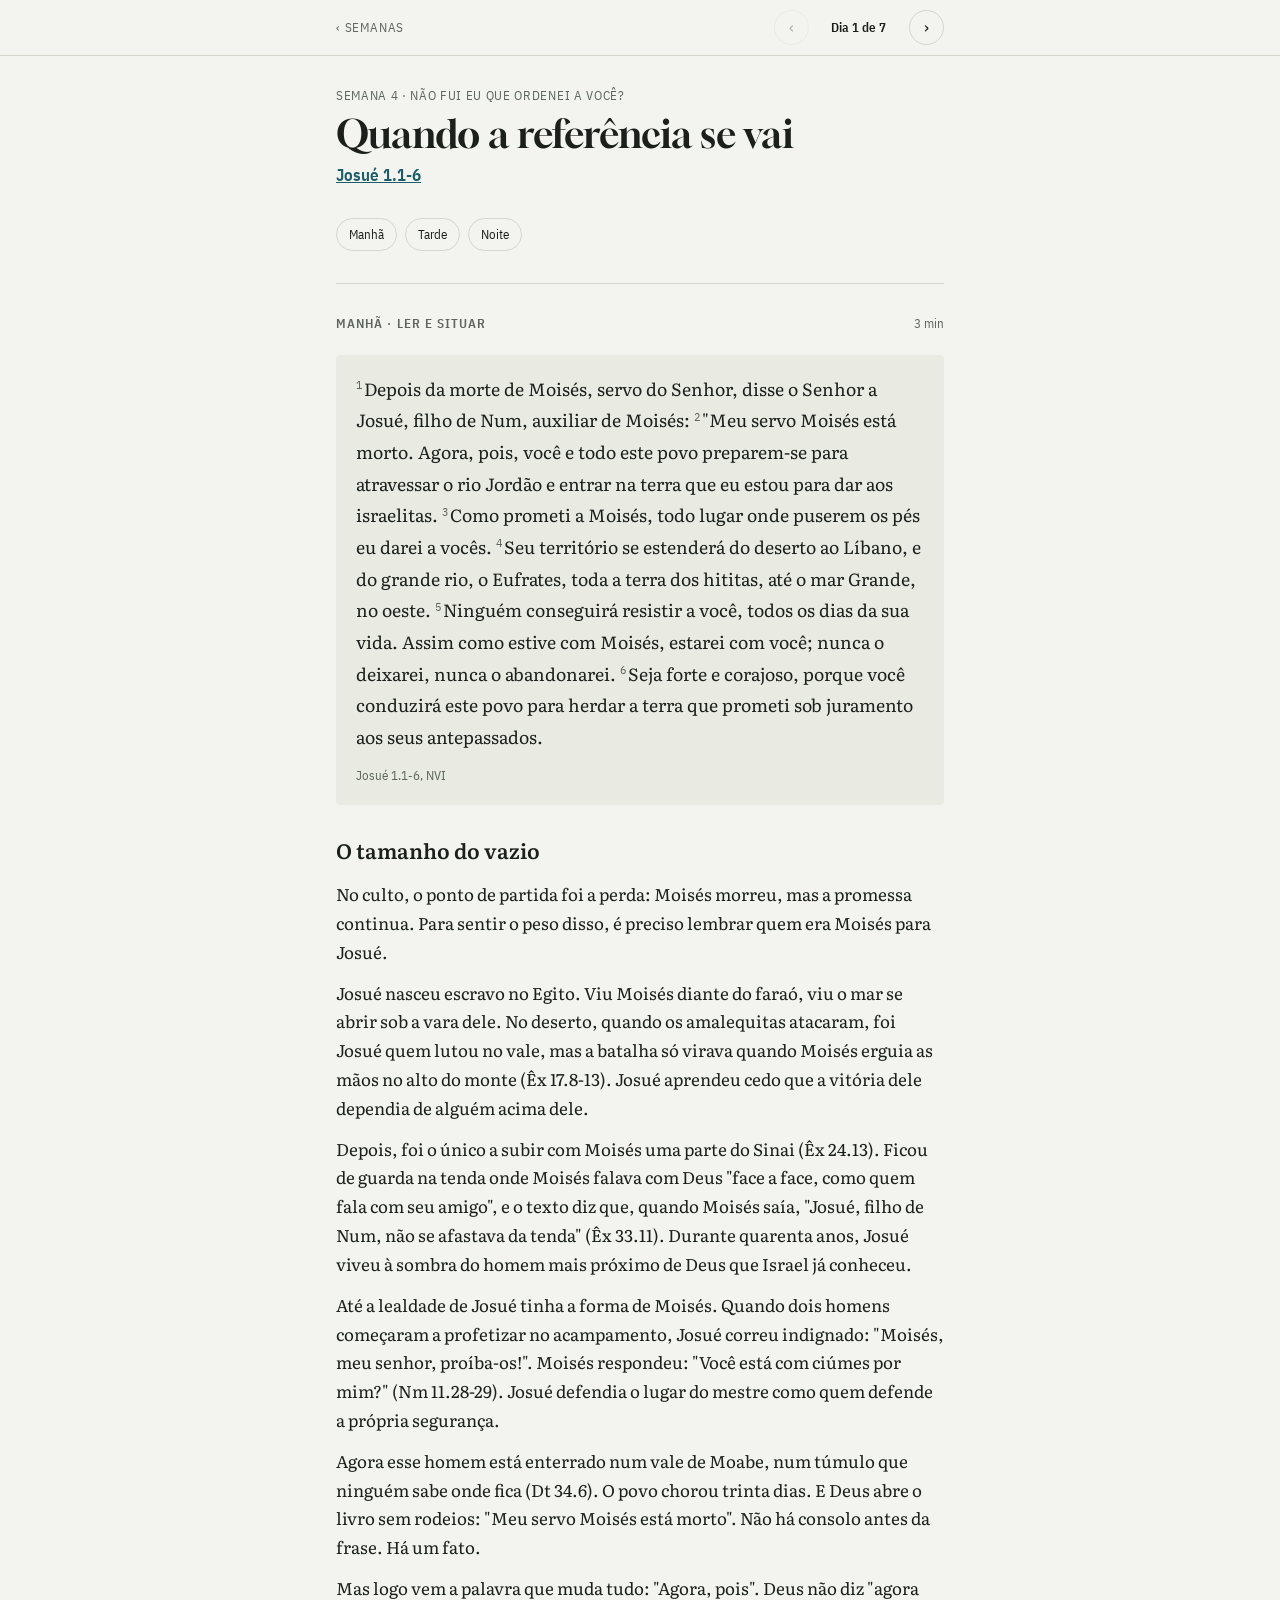
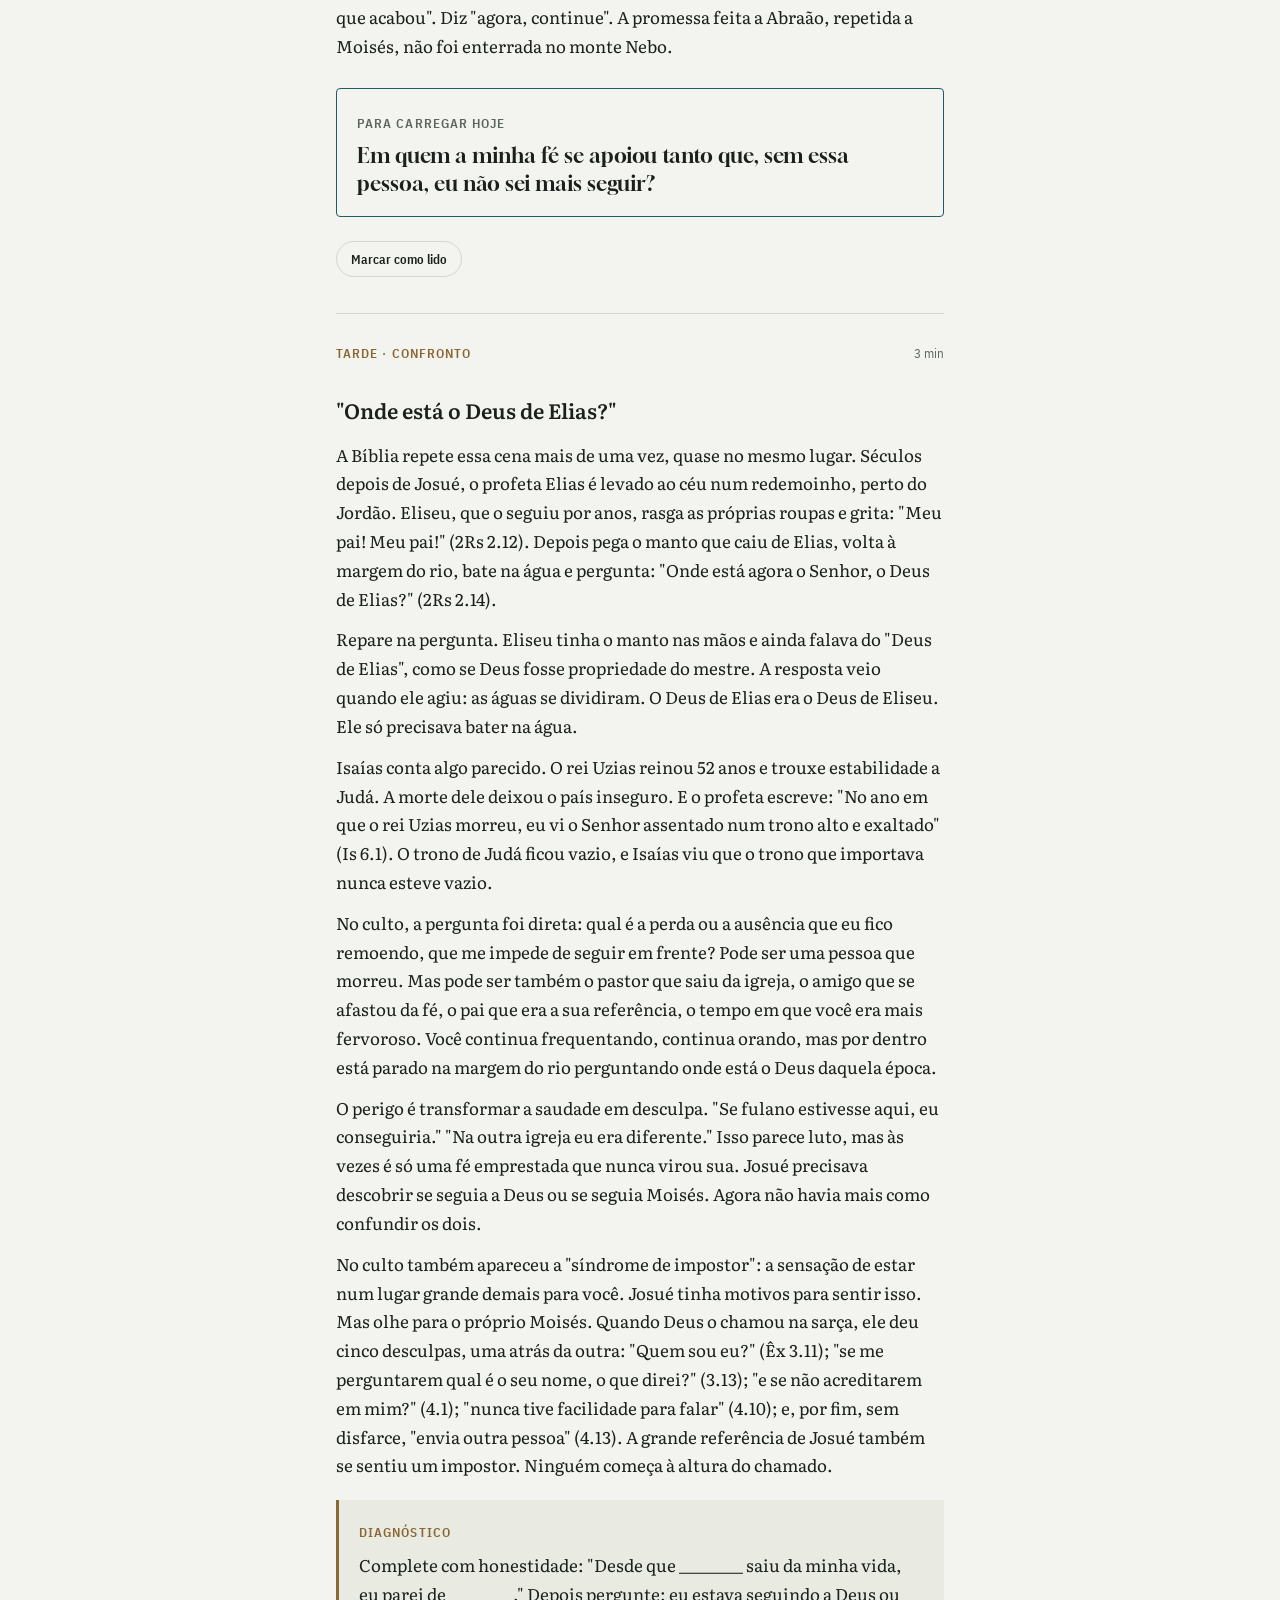
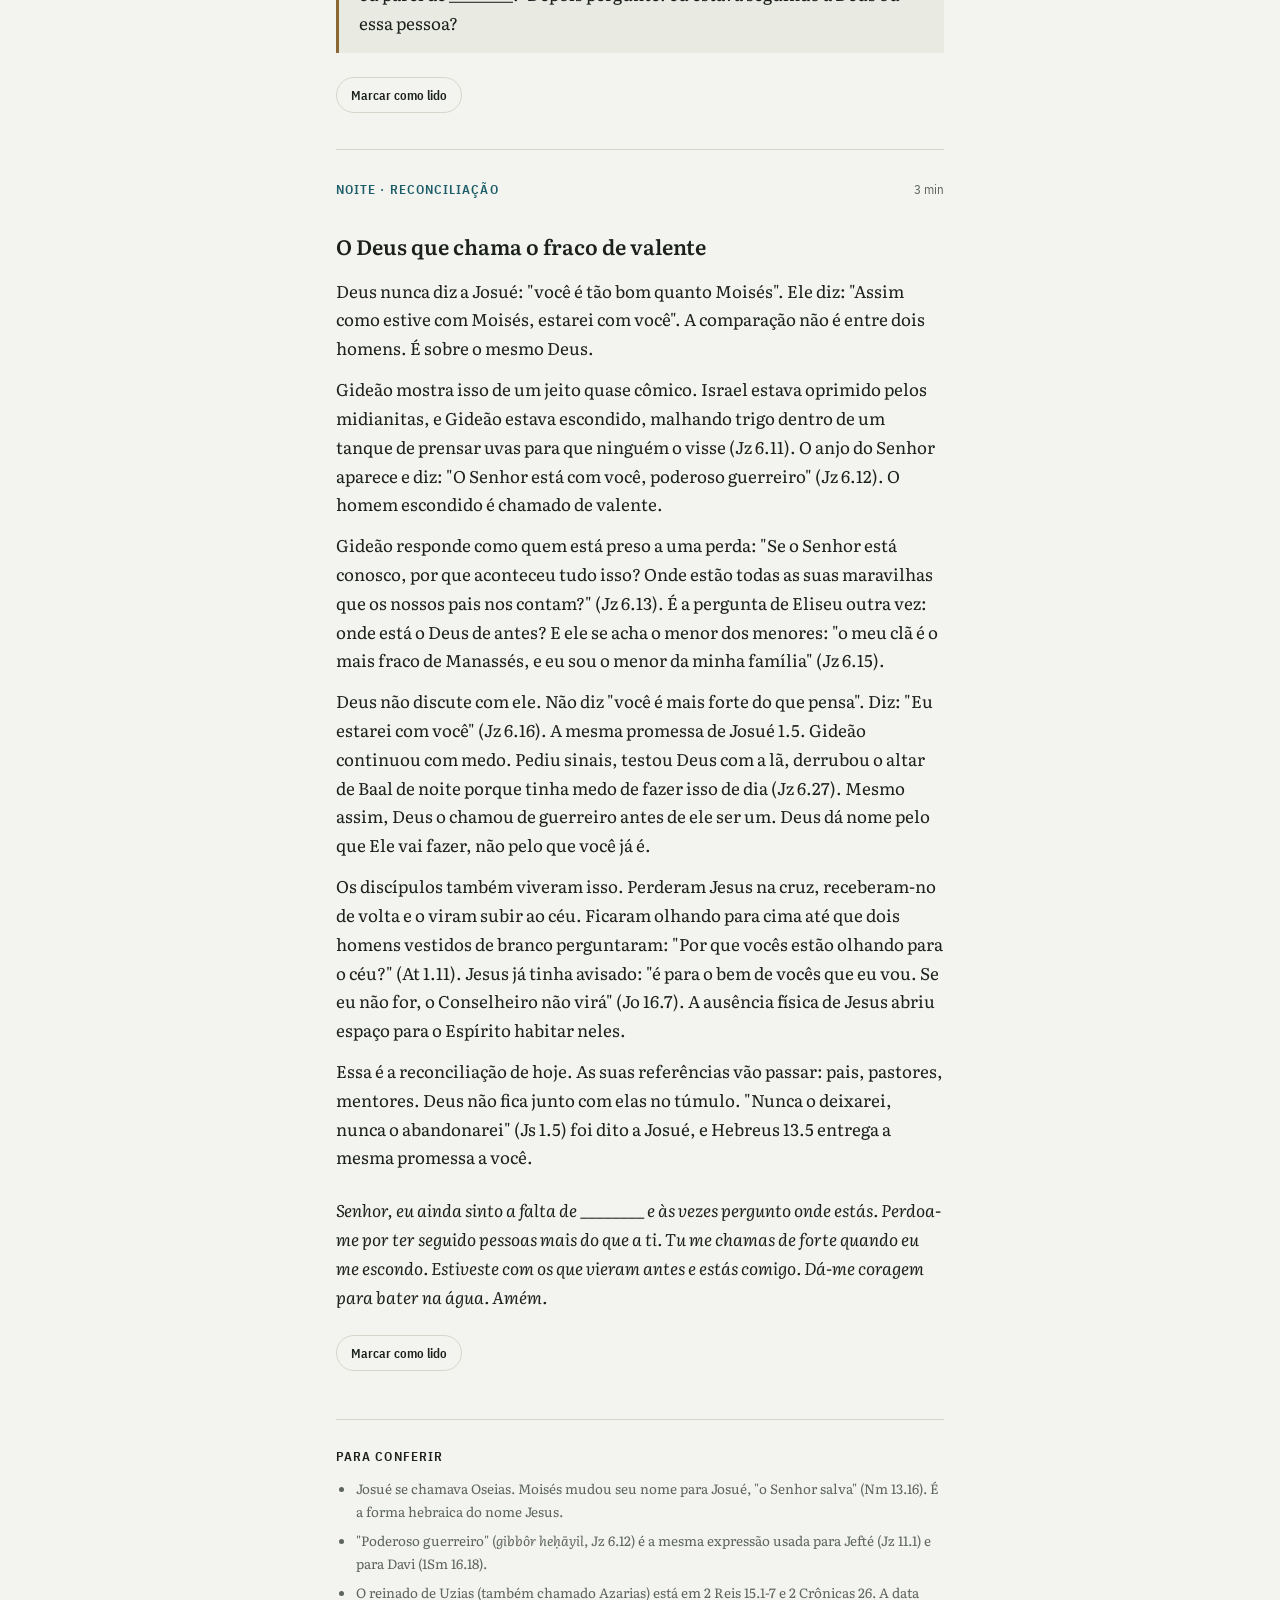
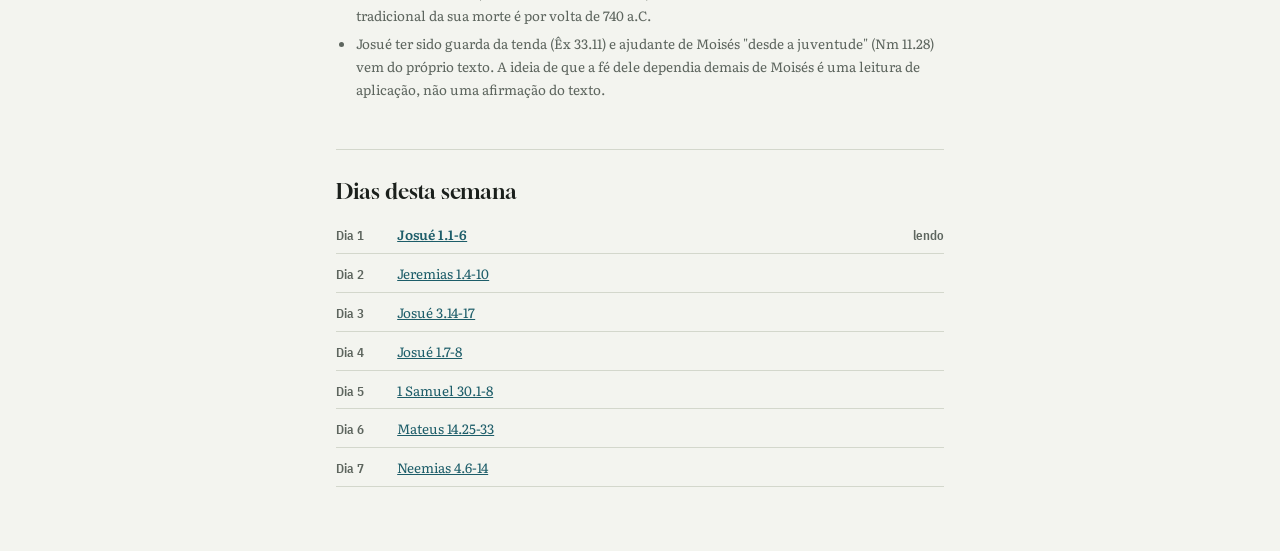
<file: semanas/04.html>
<!doctype html>
<html lang="pt-BR">
<head>
<meta charset="utf-8">
<meta name="viewport" content="width=device-width, initial-scale=1, viewport-fit=cover">
<title>Semana 4: Não fui eu que ordenei a você? · Devocional</title>
<link rel="preconnect" href="https://fonts.googleapis.com">
<link rel="preconnect" href="https://fonts.gstatic.com" crossorigin>
<link rel="stylesheet" href="https://fonts.googleapis.com/css2?family=Gloock&family=Literata:ital,opsz,wght@0,7..72,400;0,7..72,600;1,7..72,400&family=IBM+Plex+Sans+Condensed:wght@500;600&display=swap">
<link rel="stylesheet" href="../assets/estilo.css">
</head>
<body data-semana="04">
<header class="barra">
  <div class="wrap">
    <a class="serie voltar" href="../">‹ Semanas</a>
    <div class="nav">
      <button type="button" id="ant" aria-label="Dia anterior">‹</button>
      <span class="contador" id="contador">Dia 1 de 7</span>
      <button type="button" id="prox" aria-label="Próximo dia">›</button>
    </div>
  </div>
</header>

<main class="wrap" id="conteudo">

<article class="dia" data-n="1">
  <div class="cabeca">
    <span class="data">Semana 4 · Não fui eu que ordenei a você?</span>
    <h1>Quando a referência se vai</h1>
    <span class="ref"><a href="https://www.bibliaonline.com.br/nvi/js/1" target="_blank" rel="noopener">Josué 1.1-6</a></span>
  </div>
  <nav class="atalhos" aria-label="Janelas do dia">
    <a href="#d1-manha">Manhã <span class="feito" data-feito="1-manha"></span></a>
    <a href="#d1-tarde">Tarde <span class="feito" data-feito="1-tarde"></span></a>
    <a href="#d1-noite">Noite <span class="feito" data-feito="1-noite"></span></a>
  </nav>

  <section class="janela texto" id="d1-manha">
    <div class="janela-topo"><span class="rotulo">Manhã · Ler e situar</span><span class="tempo">3 min</span></div>
    <blockquote class="escritura">
      <sup>1</sup>Depois da morte de Moisés, servo do Senhor, disse o Senhor a Josué, filho de Num, auxiliar de Moisés:
      <sup>2</sup>"Meu servo Moisés está morto. Agora, pois, você e todo este povo preparem-se para atravessar o rio Jordão e entrar na terra que eu estou para dar aos israelitas.
      <sup>3</sup>Como prometi a Moisés, todo lugar onde puserem os pés eu darei a vocês.
      <sup>4</sup>Seu território se estenderá do deserto ao Líbano, e do grande rio, o Eufrates, toda a terra dos hititas, até o mar Grande, no oeste.
      <sup>5</sup>Ninguém conseguirá resistir a você, todos os dias da sua vida. Assim como estive com Moisés, estarei com você; nunca o deixarei, nunca o abandonarei.
      <sup>6</sup>Seja forte e corajoso, porque você conduzirá este povo para herdar a terra que prometi sob juramento aos seus antepassados.
      <span class="fonte">Josué 1.1-6, NVI</span>
    </blockquote>

    <h3>O tamanho do vazio</h3>
    <p>No culto, o ponto de partida foi a perda: Moisés morreu, mas a promessa continua. Para sentir o peso disso, é preciso lembrar quem era Moisés para Josué.</p>
    <p>Josué nasceu escravo no Egito. Viu Moisés diante do faraó, viu o mar se abrir sob a vara dele. No deserto, quando os amalequitas atacaram, foi Josué quem lutou no vale, mas a batalha só virava quando Moisés erguia as mãos no alto do monte (Êx 17.8-13). Josué aprendeu cedo que a vitória dele dependia de alguém acima dele.</p>
    <p>Depois, foi o único a subir com Moisés uma parte do Sinai (Êx 24.13). Ficou de guarda na tenda onde Moisés falava com Deus "face a face, como quem fala com seu amigo", e o texto diz que, quando Moisés saía, "Josué, filho de Num, não se afastava da tenda" (Êx 33.11). Durante quarenta anos, Josué viveu à sombra do homem mais próximo de Deus que Israel já conheceu.</p>
    <p>Até a lealdade de Josué tinha a forma de Moisés. Quando dois homens começaram a profetizar no acampamento, Josué correu indignado: "Moisés, meu senhor, proíba-os!". Moisés respondeu: "Você está com ciúmes por mim?" (Nm 11.28-29). Josué defendia o lugar do mestre como quem defende a própria segurança.</p>
    <p>Agora esse homem está enterrado num vale de Moabe, num túmulo que ninguém sabe onde fica (Dt 34.6). O povo chorou trinta dias. E Deus abre o livro sem rodeios: "Meu servo Moisés está morto". Não há consolo antes da frase. Há um fato.</p>
    <p>Mas logo vem a palavra que muda tudo: "Agora, pois". Deus não diz "agora que acabou". Diz "agora, continue". A promessa feita a Abraão, repetida a Moisés, não foi enterrada no monte Nebo.</p>

    <div class="levar">
      <span class="rotulo">Para carregar hoje</span>
      <p>Em quem a minha fé se apoiou tanto que, sem essa pessoa, eu não sei mais seguir?</p>
    </div>
    <button type="button" class="lido" data-lido="1-manha" id="lido-1-manha" aria-pressed="false">Marcar como lido</button>
  </section>

  <section class="janela confronto" id="d1-tarde">
    <div class="janela-topo"><span class="rotulo">Tarde · Confronto</span><span class="tempo">3 min</span></div>
    <h3>"Onde está o Deus de Elias?"</h3>
    <p>A Bíblia repete essa cena mais de uma vez, quase no mesmo lugar. Séculos depois de Josué, o profeta Elias é levado ao céu num redemoinho, perto do Jordão. Eliseu, que o seguiu por anos, rasga as próprias roupas e grita: "Meu pai! Meu pai!" (2Rs 2.12). Depois pega o manto que caiu de Elias, volta à margem do rio, bate na água e pergunta: "Onde está agora o Senhor, o Deus de Elias?" (2Rs 2.14).</p>
    <p>Repare na pergunta. Eliseu tinha o manto nas mãos e ainda falava do "Deus de Elias", como se Deus fosse propriedade do mestre. A resposta veio quando ele agiu: as águas se dividiram. O Deus de Elias era o Deus de Eliseu. Ele só precisava bater na água.</p>
    <p>Isaías conta algo parecido. O rei Uzias reinou 52 anos e trouxe estabilidade a Judá. A morte dele deixou o país inseguro. E o profeta escreve: "No ano em que o rei Uzias morreu, eu vi o Senhor assentado num trono alto e exaltado" (Is 6.1). O trono de Judá ficou vazio, e Isaías viu que o trono que importava nunca esteve vazio.</p>
    <p>No culto, a pergunta foi direta: qual é a perda ou a ausência que eu fico remoendo, que me impede de seguir em frente? Pode ser uma pessoa que morreu. Mas pode ser também o pastor que saiu da igreja, o amigo que se afastou da fé, o pai que era a sua referência, o tempo em que você era mais fervoroso. Você continua frequentando, continua orando, mas por dentro está parado na margem do rio perguntando onde está o Deus daquela época.</p>
    <p>O perigo é transformar a saudade em desculpa. "Se fulano estivesse aqui, eu conseguiria." "Na outra igreja eu era diferente." Isso parece luto, mas às vezes é só uma fé emprestada que nunca virou sua. Josué precisava descobrir se seguia a Deus ou se seguia Moisés. Agora não havia mais como confundir os dois.</p>
    <p>No culto também apareceu a "síndrome de impostor": a sensação de estar num lugar grande demais para você. Josué tinha motivos para sentir isso. Mas olhe para o próprio Moisés. Quando Deus o chamou na sarça, ele deu cinco desculpas, uma atrás da outra: "Quem sou eu?" (Êx 3.11); "se me perguntarem qual é o seu nome, o que direi?" (3.13); "e se não acreditarem em mim?" (4.1); "nunca tive facilidade para falar" (4.10); e, por fim, sem disfarce, "envia outra pessoa" (4.13). A grande referência de Josué também se sentiu um impostor. Ninguém começa à altura do chamado.</p>
    <div class="exercicio">
      <span class="rotulo">Diagnóstico</span>
      <p>Complete com honestidade: "Desde que ________ saiu da minha vida, eu parei de ________." Depois pergunte: eu estava seguindo a Deus ou essa pessoa?</p>
    </div>
    <button type="button" class="lido" data-lido="1-tarde" id="lido-1-tarde" aria-pressed="false">Marcar como lido</button>
  </section>

  <section class="janela reconciliacao" id="d1-noite">
    <div class="janela-topo"><span class="rotulo">Noite · Reconciliação</span><span class="tempo">3 min</span></div>
    <h3>O Deus que chama o fraco de valente</h3>
    <p>Deus nunca diz a Josué: "você é tão bom quanto Moisés". Ele diz: "Assim como estive com Moisés, estarei com você". A comparação não é entre dois homens. É sobre o mesmo Deus.</p>
    <p>Gideão mostra isso de um jeito quase cômico. Israel estava oprimido pelos midianitas, e Gideão estava escondido, malhando trigo dentro de um tanque de prensar uvas para que ninguém o visse (Jz 6.11). O anjo do Senhor aparece e diz: "O Senhor está com você, poderoso guerreiro" (Jz 6.12). O homem escondido é chamado de valente.</p>
    <p>Gideão responde como quem está preso a uma perda: "Se o Senhor está conosco, por que aconteceu tudo isso? Onde estão todas as suas maravilhas que os nossos pais nos contam?" (Jz 6.13). É a pergunta de Eliseu outra vez: onde está o Deus de antes? E ele se acha o menor dos menores: "o meu clã é o mais fraco de Manassés, e eu sou o menor da minha família" (Jz 6.15).</p>
    <p>Deus não discute com ele. Não diz "você é mais forte do que pensa". Diz: "Eu estarei com você" (Jz 6.16). A mesma promessa de Josué 1.5. Gideão continuou com medo. Pediu sinais, testou Deus com a lã, derrubou o altar de Baal de noite porque tinha medo de fazer isso de dia (Jz 6.27). Mesmo assim, Deus o chamou de guerreiro antes de ele ser um. Deus dá nome pelo que Ele vai fazer, não pelo que você já é.</p>
    <p>Os discípulos também viveram isso. Perderam Jesus na cruz, receberam-no de volta e o viram subir ao céu. Ficaram olhando para cima até que dois homens vestidos de branco perguntaram: "Por que vocês estão olhando para o céu?" (At 1.11). Jesus já tinha avisado: "é para o bem de vocês que eu vou. Se eu não for, o Conselheiro não virá" (Jo 16.7). A ausência física de Jesus abriu espaço para o Espírito habitar neles.</p>
    <p>Essa é a reconciliação de hoje. As suas referências vão passar: pais, pastores, mentores. Deus não fica junto com elas no túmulo. "Nunca o deixarei, nunca o abandonarei" (Js 1.5) foi dito a Josué, e Hebreus 13.5 entrega a mesma promessa a você.</p>
    <p class="oracao">Senhor, eu ainda sinto a falta de ________ e às vezes pergunto onde estás. Perdoa-me por ter seguido pessoas mais do que a ti. Tu me chamas de forte quando eu me escondo. Estiveste com os que vieram antes e estás comigo. Dá-me coragem para bater na água. Amém.</p>
    <button type="button" class="lido" data-lido="1-noite" id="lido-1-noite" aria-pressed="false">Marcar como lido</button>
  </section>

  <div class="fontes">
    <span class="rotulo">Para conferir</span>
    <ul>
      <li>Josué se chamava Oseias. Moisés mudou seu nome para Josué, "o Senhor salva" (Nm 13.16). É a forma hebraica do nome Jesus.</li>
      <li>"Poderoso guerreiro" (<em>gibbôr heḥāyil</em>, Jz 6.12) é a mesma expressão usada para Jefté (Jz 11.1) e para Davi (1Sm 16.18).</li>
      <li>O reinado de Uzias (também chamado Azarias) está em 2 Reis 15.1-7 e 2 Crônicas 26. A data tradicional da sua morte é por volta de 740 a.C.</li>
      <li>Josué ter sido guarda da tenda (Êx 33.11) e ajudante de Moisés "desde a juventude" (Nm 11.28) vem do próprio texto. A ideia de que a fé dele dependia demais de Moisés é uma leitura de aplicação, não uma afirmação do texto.</li>
    </ul>
  </div>
</article>

<article class="dia" data-n="2">
  <div class="cabeca">
    <span class="data">Semana 4 · Não fui eu que ordenei a você?</span>
    <h1>Grande demais para mim</h1>
    <span class="ref"><a href="https://www.bibliaonline.com.br/nvi/jr/1" target="_blank" rel="noopener">Jeremias 1.4-10</a></span>
  </div>
  <nav class="atalhos" aria-label="Janelas do dia">
    <a href="#d2-manha">Manhã <span class="feito" data-feito="2-manha"></span></a>
    <a href="#d2-tarde">Tarde <span class="feito" data-feito="2-tarde"></span></a>
    <a href="#d2-noite">Noite <span class="feito" data-feito="2-noite"></span></a>
  </nav>

  <section class="janela texto" id="d2-manha">
    <div class="janela-topo"><span class="rotulo">Manhã · Ler e situar</span><span class="tempo">3 min</span></div>
    <blockquote class="escritura">
      <sup>4</sup>A palavra do Senhor veio a mim, dizendo:
      <sup>5</sup>"Antes de formá-lo no ventre eu o escolhi; antes de você nascer, eu o separei e o designei profeta às nações".
      <sup>6</sup>Mas eu disse: Ah, Soberano Senhor! Eu não sei falar, pois ainda sou muito jovem.
      <sup>7</sup>O Senhor, porém, me disse: "Não diga que é muito jovem. A todos a quem eu o enviar você irá e dirá tudo o que eu lhe ordenar.
      <sup>8</sup>Não tenha medo deles, pois eu estou com você para protegê-lo", diz o Senhor.
      <sup>9</sup>O Senhor estendeu a mão, tocou a minha boca e disse-me: "Agora ponho em sua boca as minhas palavras.
      <sup>10</sup>Veja! Eu hoje dou a você autoridade sobre nações e reinos, para arrancar, despedaçar, arruinar e destruir; para edificar e plantar".
      <span class="fonte">Jeremias 1.4-10, NVI</span>
    </blockquote>

    <h3>Quem ordenou foi Deus</h3>
    <p>O primeiro ponto do culto foi a pergunta do próprio versículo 9 de Josué: "Não fui eu que ordenei a você?". Josué não pediu o cargo. Ele recebeu uma ordem. Hoje vamos ver que a Bíblia está cheia de gente que recebeu uma missão maior do que conseguia carregar, e que Deus nunca resolveu isso aumentando a capacidade da pessoa antes de mandá-la.</p>
    <p>Jeremias é um bom exemplo. Ele era filho de sacerdote, de uma aldeia chamada Anatote, a poucos quilômetros de Jerusalém (Jr 1.1). Foi chamado por volta de 627 a.C., no décimo terceiro ano do rei Josias (Jr 1.2). A palavra que ele usa para si mesmo, "jovem" (<em>naʿar</em>), servia tanto para um menino quanto para um rapaz ainda sem posição na sociedade. Em qualquer caso, alguém que ninguém escutaria numa praça.</p>
    <p>E a missão não era pequena. Ele seria profeta "às nações", com autoridade para "arrancar, despedaçar, arruinar e destruir; para edificar e plantar". Quatro verbos de demolição e só dois de construção. Jeremias passaria quarenta anos anunciando a queda de Jerusalém para um povo que não queria ouvir. Seria preso, jogado numa cisterna de lama e chamado de traidor (Jr 37-38).</p>
    <p>Repare na ordem das coisas no texto. Primeiro Deus diz o que já fez: "eu o escolhi", "eu o separei", "eu o designei". Tudo isso aconteceu antes de Jeremias nascer. A missão não nasceu de uma avaliação do currículo dele. Nasceu da decisão de Deus.</p>
    <p>Depois vem a objeção, que é quase a mesma de Moisés: "eu não sei falar". E a resposta de Deus também é quase a mesma que Ele deu a Moisés e a Josué: "eu estou com você". Deus não responde à pergunta "eu sou capaz?". Ele responde a outra pergunta, que Jeremias nem tinha feito: "quem vai com você?".</p>

    <div class="levar">
      <span class="rotulo">Para carregar hoje</span>
      <p>Que missão Deus colocou diante de mim que eu tenho recusado com "eu não sei", "eu sou novo" ou "eu não sou a pessoa certa"?</p>
    </div>
    <button type="button" class="lido" data-lido="2-manha" id="lido-2-manha" aria-pressed="false">Marcar como lido</button>
  </section>

  <section class="janela confronto" id="d2-tarde">
    <div class="janela-topo"><span class="rotulo">Tarde · Confronto</span><span class="tempo">3 min</span></div>
    <h3>Gente demais</h3>
    <p>No culto foi dito que Deus dá desafios maiores do que a nossa capacidade, porque assim dependemos dele. A história de Gideão leva isso ao extremo, e de um jeito que ninguém esperaria.</p>
    <p>Gideão finalmente juntou um exército contra os midianitas: 32 mil homens. Era pouco diante do inimigo, que o texto descreve como "numeroso como gafanhotos" (Jz 7.12). Qualquer general pediria reforço. Deus disse o contrário: "Você tem gente demais, para eu entregar Midiã nas suas mãos. A fim de que Israel não se glorie contra mim, dizendo que a sua própria força o libertou" (Jz 7.2).</p>
    <p>Deus mandou embora os que tinham medo, e 22 mil foram para casa. Depois fez outro corte, à beira da água, e sobraram 300 homens (Jz 7.3-7). Trezentos contra uma multidão. Deus não diminuiu o desafio. Diminuiu os recursos, até que ninguém pudesse explicar a vitória sem Ele.</p>
    <p>Isso confronta um jeito muito comum de orar. Pedimos a Deus que aumente os nossos recursos até que fiquem do tamanho do problema: mais dinheiro, mais saúde, mais preparo, mais apoio. Só então nos sentimos prontos para obedecer. No fundo, queremos não precisar de Deus. Queremos que Ele nos dê o suficiente para seguirmos sozinhos.</p>
    <p>E é por isso que tanta gente fica parada. Esperando estar pronta, esperando ter certeza, esperando o momento em que a missão vai caber nas próprias mãos. Esse momento não chega. Jeremias continuou jovem por um bom tempo. Gideão continuou com 300.</p>
    <p>O culto perguntou: o que Deus me deu como missão, e mesmo assim eu continuo paralisado? Talvez seja uma conversa que você evita, um serviço na igreja que você recusa, uma decisão sobre a família, uma mudança de trabalho, um pedido de perdão. A pergunta de hoje não é se você dá conta. Você não dá. A pergunta é se foi Deus quem pediu.</p>
    <div class="exercicio">
      <span class="rotulo">Diagnóstico</span>
      <p>Escreva a missão que você tem adiado. Ao lado, escreva o "recurso" que você está esperando ter antes de obedecer. Depois pergunte: Deus já me pediu isso sem me dar esse recurso?</p>
    </div>
    <button type="button" class="lido" data-lido="2-tarde" id="lido-2-tarde" aria-pressed="false">Marcar como lido</button>
  </section>

  <section class="janela reconciliacao" id="d2-noite">
    <div class="janela-topo"><span class="rotulo">Noite · Reconciliação</span><span class="tempo">3 min</span></div>
    <h3>A mão que toca a boca</h3>
    <p>Volte ao versículo 9 de Jeremias. Deus não só promete estar com ele. Ele estende a mão e toca a boca do profeta: "Agora ponho em sua boca as minhas palavras". A objeção de Jeremias era "eu não sei falar". Deus não discorda. Ele resolve. O problema era real, e a solução não foi transformar Jeremias num orador. Foi dar a ele as palavras certas.</p>
    <p>Isaías viveu algo parecido. Quando viu o Senhor no templo, gritou: "Ai de mim! Estou perdido! Pois sou um homem de lábios impuros" (Is 6.5). Um serafim voou com uma brasa do altar, tocou a boca dele e disse: "a sua culpa será removida" (Is 6.6-7). Só depois disso veio o chamado: "Quem enviarei?". E Isaías respondeu: "Eis-me aqui. Envia-me!" (Is 6.8). A ordem importa. Primeiro Deus trata a boca impura. Depois envia.</p>
    <p>Paulo, que sabia bem o que era carregar uma missão grande demais, escreveu: "Não que possamos reivindicar qualquer coisa com base em nossos próprios méritos, mas a nossa capacidade vem de Deus" (2Co 3.5). E mais adiante: "temos esse tesouro em vasos de barro, para mostrar que este poder que a tudo excede provém de Deus, e não de nós" (2Co 4.7).</p>
    <p>Um vaso de barro é a coisa mais comum de uma casa antiga. Quebra fácil e não vale quase nada. Deus escolheu colocar o tesouro do evangelho justamente aí, para que ninguém confundisse o vaso com o tesouro.</p>
    <p>Esta é a boa notícia para quem se sente pequeno diante do que Deus pediu: a sua fraqueza não atrapalha o plano. Ela faz parte do plano. Deus não está esperando você ficar forte. Está esperando você ir, com a mão dele na sua boca e a presença dele ao seu lado.</p>
    <p>Hoje à noite, devolva a Deus a missão que você tem adiado. Não com uma promessa de que vai dar conta, mas com a frase de Isaías: "Eis-me aqui".</p>
    <p class="oracao">Senhor, tu me pediste ________, e eu tenho dito que não sei, que não posso, que não é a hora. Tu sabes que é grande demais para mim. Toca a minha boca. Põe em mim as tuas palavras. Eu sou um vaso de barro, mas quero carregar o teu tesouro. Eis-me aqui. Amém.</p>
    <button type="button" class="lido" data-lido="2-noite" id="lido-2-noite" aria-pressed="false">Marcar como lido</button>
  </section>

  <div class="fontes">
    <span class="rotulo">Para conferir</span>
    <ul>
      <li><em>Naʿar</em> é usada para Moisés bebê (Êx 2.6), para Samuel menino (1Sm 3.1) e para servos adultos. Não dá para saber a idade exata de Jeremias no chamado. Muitos estimam menos de 20 anos.</li>
      <li>Os números de Gideão estão em Juízes 7.3 (22 mil voltam, 10 mil ficam) e 7.6-7 (300 homens que beberam a água levando-a à boca com as mãos).</li>
      <li>O contraste dos verbos de Jeremias 1.10 reaparece ao longo do livro (Jr 18.7-9; 24.6; 31.28).</li>
    </ul>
  </div>
</article>

<article class="dia" data-n="3">
  <div class="cabeca">
    <span class="data">Semana 4 · Não fui eu que ordenei a você?</span>
    <h1>Os pés na água</h1>
    <span class="ref"><a href="https://www.bibliaonline.com.br/nvi/js/3" target="_blank" rel="noopener">Josué 3.14-17</a></span>
  </div>
  <nav class="atalhos" aria-label="Janelas do dia">
    <a href="#d3-manha">Manhã <span class="feito" data-feito="3-manha"></span></a>
    <a href="#d3-tarde">Tarde <span class="feito" data-feito="3-tarde"></span></a>
    <a href="#d3-noite">Noite <span class="feito" data-feito="3-noite"></span></a>
  </nav>

  <section class="janela texto" id="d3-manha">
    <div class="janela-topo"><span class="rotulo">Manhã · Ler e situar</span><span class="tempo">3 min</span></div>
    <blockquote class="escritura">
      <sup>14</sup>Quando, pois, o povo partiu das suas tendas para atravessar o Jordão, os sacerdotes que carregavam a arca da aliança foram adiante.
      <sup>15</sup>Assim que os sacerdotes que carregavam a arca chegaram ao Jordão e seus pés tocaram as águas (o Jordão transborda em ambas as margens durante toda a colheita),
      <sup>16</sup>as águas que vinham de cima pararam de correr e formaram uma muralha a grande distância, perto de uma cidade chamada Adã, nas proximidades de Zaretã; e as águas que desciam para o mar da Arabá, o mar Salgado, escoaram totalmente. E assim o povo atravessou o rio em frente de Jericó.
      <sup>17</sup>Os sacerdotes que carregavam a arca da aliança do Senhor ficaram parados em terra seca no meio do Jordão, enquanto todo o Israel passava, até que toda a nação o atravessou pisando em terra seca.
      <span class="fonte">Josué 3.14-17, NVI</span>
    </blockquote>

    <h3>A promessa e o processo</h3>
    <p>No culto foi dito que muitas vezes focamos na promessa e esquecemos do processo, e que o processo é importante para aproveitar a promessa. O primeiro passo concreto de Josué depois da ordem de Deus mostra isso de um jeito muito visível.</p>
    <p>Repare no detalhe que o narrador coloca entre parênteses: "o Jordão transborda em ambas as margens durante toda a colheita". A travessia aconteceu na primavera, na época da colheita da cevada (Js 4.19 situa a chegada no décimo dia do primeiro mês, perto da Páscoa). Com o derretimento da neve do monte Hermom e as chuvas do fim do inverno, o rio, que em boa parte do ano é estreito, ficava cheio e com correnteza. Deus escolheu o pior momento do ano para a travessia.</p>
    <p>E a ordem dada aos sacerdotes no versículo 13 era clara: as águas parariam quando os pés deles tocassem o rio. Não antes. Eles tinham de andar na direção da água cheia carregando a arca, que era pesada e sagrada, sem ver nenhuma mudança. O milagre veio depois do passo, e não antes.</p>
    <p>Repare também onde as águas pararam: "a grande distância, perto de uma cidade chamada Adã". Os sacerdotes não viram o muro de água se formar diante deles. Ele se formou quilômetros rio acima. Eles só viram o nível baixar aos poucos. Às vezes Deus age longe dos seus olhos, e você só percebe o efeito.</p>
    <p>Por fim, o versículo 17: os sacerdotes "ficaram parados em terra seca no meio do Jordão, enquanto todo o Israel passava". Os primeiros a entrar foram os últimos a sair. Ficaram no lugar mais exposto até a última pessoa passar.</p>

    <div class="levar">
      <span class="rotulo">Para carregar hoje</span>
      <p>Estou esperando a água baixar para dar um passo que Deus mandou eu dar antes?</p>
    </div>
    <button type="button" class="lido" data-lido="3-manha" id="lido-3-manha" aria-pressed="false">Marcar como lido</button>
  </section>

  <section class="janela confronto" id="d3-tarde">
    <div class="janela-topo"><span class="rotulo">Tarde · Confronto</span><span class="tempo">3 min</span></div>
    <h3>Queremos a terra sem o deserto</h3>
    <p>Quase todas as grandes promessas da Bíblia tiveram um processo longo e desconfortável no meio.</p>
    <p>Abraão recebeu a promessa de um filho aos 75 anos (Gn 12.4). Isaque nasceu quando ele tinha 100 (Gn 21.5). Foram 25 anos de espera, com erros no caminho, como a tentativa de resolver tudo com Agar (Gn 16). José sonhou que seria exaltado aos 17 anos e só chegou ao palácio aos 30, depois de poço, escravidão e prisão. Davi foi ungido rei ainda adolescente (1Sm 16) e passou anos fugindo de Saul, morando em cavernas, antes de assumir o trono aos 30 (2Sm 5.4).</p>
    <p>E Israel passou quarenta anos no deserto antes de chegar à beira do Jordão. Moisés explica o porquê em Deuteronômio 8.2-3: "Lembrem-se de como o Senhor, o seu Deus, os conduziu por todo o caminho no deserto, durante estes quarenta anos, para humilhá-los e pô-los à prova, a fim de conhecer as suas intenções". E logo depois: "para mostrar a vocês que nem só de pão viverá o homem, mas de toda palavra que procede da boca do Senhor".</p>
    <p>O deserto não foi um desvio da promessa. Foi a escola onde Israel aprendeu a viver nela. Um povo que acabou de sair da escravidão não sabia ser livre. Ainda pensava como escravo, e por isso queria voltar ao Egito a cada dificuldade (Nm 14.3-4).</p>
    <p>Isso confronta a nossa pressa. Queremos o ministério sem o anonimato, o casamento sem as crises do primeiro ano, a maturidade sem a disciplina, a vitória sem a travessia do rio cheio. E quando o processo dói, achamos que Deus falhou ou que entendemos errado o que Ele disse.</p>
    <p>Tiago escreve de forma direta: "Considerem motivo de grande alegria o fato de passarem por diversas provações, pois vocês sabem que a prova da sua fé produz perseverança. E a perseverança deve ter ação completa, a fim de que vocês sejam maduros e íntegros" (Tg 1.2-4). Deus não quer só levar você até a promessa. Quer que você chegue lá maduro o bastante para viver nela sem estragá-la.</p>
    <div class="exercicio">
      <span class="rotulo">Exercício</span>
      <p>Pense no processo mais cansativo que você está vivendo agora. Escreva uma coisa que ele está ensinando a você e que você não aprenderia de outro jeito.</p>
    </div>
    <button type="button" class="lido" data-lido="3-tarde" id="lido-3-tarde" aria-pressed="false">Marcar como lido</button>
  </section>

  <section class="janela reconciliacao" id="d3-noite">
    <div class="janela-topo"><span class="rotulo">Noite · Reconciliação</span><span class="tempo">3 min</span></div>
    <h3>A arca no meio do rio</h3>
    <p>Volte à imagem dos sacerdotes parados no meio do Jordão. O que estava sobre os ombros deles era a arca da aliança, o sinal visível da presença de Deus. O povo atravessou o rio porque a presença de Deus ficou parada no ponto mais perigoso, segurando as águas, até que o último passasse.</p>
    <p>É uma imagem do que Deus faz no seu processo. Você não atravessa sozinho. Ele não fica esperando na margem de lá, observando se você vai conseguir. Ele entra na água antes de você e fica no meio do rio enquanto você passa.</p>
    <p>Josué 4 conta que, depois da travessia, Deus mandou tirar doze pedras do meio do Jordão e montar um memorial em Gilgal. Josué explicou o motivo: no futuro, quando os filhos perguntassem o que significavam aquelas pedras, os pais contariam que Israel atravessou o Jordão em terra seca (Js 4.21-22). O processo virou testemunho. As pedras vieram justamente do fundo do rio, do lugar que antes estava coberto de água.</p>
    <p>Muitos séculos depois, no mesmo rio, Jesus entrou na água para ser batizado por João (Mt 3.13-17). Quando Ele saiu, o céu se abriu, o Espírito desceu e o Pai disse: "Este é o meu Filho amado, em quem me agrado". Jesus atravessou o Jordão antes de você em outro sentido: entrou na fila dos pecadores sem ter pecado e começou ali o caminho que terminaria na cruz. Ele não pulou o processo. Passou por todo ele.</p>
    <p>Por isso Hebreus diz que temos um sumo sacerdote "que, como nós, passou por todo tipo de tentação, porém, sem pecado" (Hb 4.15). Ele sabe o que é estar no meio do rio.</p>
    <p class="oracao">Senhor, eu quero a promessa e tenho fugido do processo. Perdoa a minha pressa. Dá-me coragem para pôr os pés na água antes de ver o rio baixar. Obrigado porque tu ficas no meio do rio até eu passar. E que as pedras deste tempo virem testemunho para quem vier depois. Amém.</p>
    <button type="button" class="lido" data-lido="3-noite" id="lido-3-noite" aria-pressed="false">Marcar como lido</button>
  </section>

  <div class="fontes">
    <span class="rotulo">Para conferir</span>
    <ul>
      <li>A cidade de Adã é geralmente identificada com Tell ed-Damiyeh, cerca de 25-30 km ao norte do ponto de travessia. Há registros históricos de deslizamentos de terra ali que bloquearam o Jordão, como em 1267 e 1927. Isso pode explicar o "como", mas o texto destaca o "quando": no momento exato em que os pés tocaram a água.</li>
      <li>As idades de José estão em Gênesis 37.2 e 41.46.</li>
      <li>A arca da aliança continha as tábuas da Lei (Dt 10.1-5) e era o lugar onde Deus se encontrava com Moisés (Êx 25.22).</li>
    </ul>
  </div>
</article>

<article class="dia" data-n="4">
  <div class="cabeca">
    <span class="data">Semana 4 · Não fui eu que ordenei a você?</span>
    <h1>Coragem sem direção</h1>
    <span class="ref"><a href="https://www.bibliaonline.com.br/nvi/js/1" target="_blank" rel="noopener">Josué 1.7-8</a></span>
  </div>
  <nav class="atalhos" aria-label="Janelas do dia">
    <a href="#d4-manha">Manhã <span class="feito" data-feito="4-manha"></span></a>
    <a href="#d4-tarde">Tarde <span class="feito" data-feito="4-tarde"></span></a>
    <a href="#d4-noite">Noite <span class="feito" data-feito="4-noite"></span></a>
  </nav>

  <section class="janela texto" id="d4-manha">
    <div class="janela-topo"><span class="rotulo">Manhã · Ler e situar</span><span class="tempo">3 min</span></div>
    <blockquote class="escritura">
      <sup>7</sup>Somente seja forte e muito corajoso! Tenha o cuidado de obedecer a toda a lei que o meu servo Moisés lhe ordenou; não se desvie dela, nem para a direita nem para a esquerda, para que você seja bem-sucedido por onde quer que andar.
      <sup>8</sup>Não deixe de falar as palavras deste Livro da Lei e de meditar nelas de dia e de noite, para que você cumpra fielmente tudo o que nele está escrito. Só então os seus caminhos prosperarão e você será bem-sucedido.
      <span class="fonte">Josué 1.7-8, NVI</span>
    </blockquote>

    <h3>Coragem para obedecer</h3>
    <p>No culto, duas frases resumiram este trecho: força sem direção é imprudência, e coragem sem orientação comete erros. A direção, foi dito, é a Palavra de Deus.</p>
    <p>Repare que, no versículo 7, a coragem não aparece sozinha. Deus diz "seja forte e muito corajoso" e logo em seguida explica para quê: "tenha o cuidado de obedecer a toda a lei". A coragem que Deus pede a Josué não é, em primeiro lugar, coragem para lutar contra os cananeus. É coragem para obedecer. Para não se desviar "nem para a direita nem para a esquerda".</p>
    <p>A imagem é de uma estrada. O viajante pode sair dela para um lado ou para o outro. Na prática, isso significa que existem dois jeitos de abandonar a Palavra. Um é ir além dela, fazendo mais do que Deus pediu, com zelo próprio. O outro é ficar aquém, fazendo menos, por medo ou por preguiça. Os dois saem da estrada.</p>
    <p>O versículo 8 explica como manter a direção: falar as palavras do Livro e meditar nelas "de dia e de noite". O verbo traduzido como "meditar" (<em>hāgâ</em>) significa murmurar, repetir em voz baixa. No mundo antigo, a leitura era feita em voz alta. Meditar era repetir o texto até ele grudar na boca e na memória, de forma que, na hora da decisão, a Palavra já estivesse ali.</p>
    <p>E o resultado prometido é ser "bem-sucedido". A palavra hebraica (<em>śākal</em>) quer dizer, antes de tudo, agir com sabedoria, ter discernimento. O sucesso de Josué não é medido pelo tamanho das conquistas. É medido por acertar o caminho de Deus.</p>
    <p>Hoje vamos ver dois homens corajosos que saíram da estrada: um que foi além e outro que agiu sem consultar. E um terceiro, que também era corajoso e aprendeu da forma mais dura que coragem não basta.</p>

    <div class="levar">
      <span class="rotulo">Para carregar hoje</span>
      <p>Que decisão eu vou tomar hoje sem antes perguntar o que Deus já disse sobre ela?</p>
    </div>
    <button type="button" class="lido" data-lido="4-manha" id="lido-4-manha" aria-pressed="false">Marcar como lido</button>
  </section>

  <section class="janela confronto" id="d4-tarde">
    <div class="janela-topo"><span class="rotulo">Tarde · Confronto</span><span class="tempo">3 min</span></div>
    <h3>Ai, os gibeonitas e uma espada no jardim</h3>
    <p>O próprio Josué, que ouviu estas palavras, saiu da estrada pouco tempo depois. Depois da vitória em Jericó, os espiões olharam para a pequena cidade de Ai e disseram: "Não é preciso que todos subam" (Js 7.3). Mandaram três mil homens e perderam. Josué rasgou as roupas e se prostrou diante da arca até a tarde (Js 7.6). Só então descobriu que havia pecado no acampamento. Acã tinha guardado para si o que Deus mandou destruir (Js 7.11, 20-21). A coragem de Israel era real, mas Josué nem perguntou a Deus antes de atacar.</p>
    <p>Dois capítulos depois, aconteceu de novo. Um grupo de gibeonitas apareceu com roupas gastas e pão mofado, dizendo que vinha de muito longe, e pediu um tratado de paz. Era mentira. Eram vizinhos. O texto registra o erro com uma frase seca: "Os israelitas examinaram as provisões dos gibeonitas, mas não consultaram o Senhor" (Js 9.14). Avaliaram as evidências, usaram a própria esperteza e não perguntaram a Deus.</p>
    <p>Agora pense em Pedro. Talvez ninguém entre os discípulos tenha sido tão corajoso. Na última ceia, ele disse: "Ainda que todos te abandonem, eu nunca te abandonarei" (Mt 26.33). E, no jardim, quando vieram prender Jesus, ele puxou a espada e cortou a orelha do servo do sumo sacerdote (Jo 18.10). Coragem não faltava. Faltava direção. Jesus mandou guardar a espada e curou a orelha do homem (Lc 22.51). Poucas horas depois, o mesmo Pedro negou Jesus três vezes diante de uma serva.</p>
    <p>A coragem de Pedro dependia dele mesmo. Por isso foi grande no jardim e desapareceu no pátio.</p>
    <p>Quantas decisões você tomou com coragem e sem direção? Um negócio, um relacionamento, uma mudança, uma palavra dura "dita com sinceridade". Você orou depois, para Deus abençoar o que já tinha decidido. Isso não é fé. É pedir a Deus que assine embaixo.</p>
    <div class="exercicio">
      <span class="rotulo">Diagnóstico</span>
      <p>Pense numa decisão importante que está diante de você. Escreva o que a Palavra de Deus já diz sobre ela, mesmo que indiretamente. Se você não sabe, esse é o seu próximo passo, antes de qualquer outro.</p>
    </div>
    <button type="button" class="lido" data-lido="4-tarde" id="lido-4-tarde" aria-pressed="false">Marcar como lido</button>
  </section>

  <section class="janela reconciliacao" id="d4-noite">
    <div class="janela-topo"><span class="rotulo">Noite · Reconciliação</span><span class="tempo">3 min</span></div>
    <h3>Lâmpada para os pés</h3>
    <p>Nenhum desses erros foi o fim. Em Ai, depois que o pecado foi tratado, Deus disse a Josué: "Não tenha medo! Não desanime!" (Js 8.1), as mesmas palavras do capítulo 1. E dessa vez deu a estratégia completa. Israel venceu. Deus não aposentou Josué depois do erro. Repetiu a ordem e deu direção.</p>
    <p>Com Pedro foi igual. Depois da ressurreição, Jesus o encontrou na praia junto a um fogo de brasas, como o fogo onde ele tinha negado, e perguntou três vezes: "Você me ama?" (Jo 21.15-17). A cada resposta, deu uma direção: "Cuide das minhas ovelhas". A coragem impulsiva de Pedro foi transformada em coragem guiada. Em Atos 4, diante do mesmo conselho que condenou Jesus, Pedro falou com tanta ousadia que os líderes "reconheceram que eles haviam estado com Jesus" (At 4.13).</p>
    <p>A diferença entre o Pedro do jardim e o Pedro de Atos não foi mais coragem. Foi o Espírito Santo e a Palavra. No sermão de Pentecostes, Pedro cita Joel e os Salmos (At 2.16-36). O pescador impulsivo tinha a Escritura na boca.</p>
    <p>O Salmo 119, o maior salmo da Bíblia, inteiro dedicado à Palavra de Deus, diz: "A tua palavra é lâmpada que ilumina os meus passos e luz que clareia o meu caminho" (Sl 119.105). Uma lâmpada antiga, de azeite, não iluminava a estrada inteira. Iluminava o suficiente para o próximo passo. A Palavra nem sempre vai mostrar o fim da história, mas sempre mostra o suficiente para você não sair da estrada hoje.</p>
    <p>A força, foi dito no culto, é para você se manter de pé. A coragem é para você avançar. E a Palavra é para você saber para onde.</p>
    <p class="oracao">Senhor, eu já tomei decisões corajosas sem te perguntar e depois te pedi para abençoá-las. Perdoa-me. Assim como fizeste com Josué depois de Ai e com Pedro depois da negação, não desistas de mim. Põe a tua Palavra na minha boca de dia e de noite. Ilumina o meu próximo passo. Amém.</p>
    <button type="button" class="lido" data-lido="4-noite" id="lido-4-noite" aria-pressed="false">Marcar como lido</button>
  </section>

  <div class="fontes">
    <span class="rotulo">Para conferir</span>
    <ul>
      <li><em>Hāgâ</em> (meditar) também é usado para o rugido baixo do leão (Is 31.4) e para o arrulho da pomba (Is 38.14): um som contínuo e baixo.</li>
      <li>João é o único evangelho que diz o nome do servo ferido, Malco, e que foi Pedro quem usou a espada (Jo 18.10). Lucas é o único que registra a cura (Lc 22.51).</li>
      <li>O "fogo de brasas" (<em>anthrakia</em>) aparece no Novo Testamento só na negação (Jo 18.18) e na restauração de Pedro (Jo 21.9).</li>
    </ul>
  </div>
</article>

<article class="dia" data-n="5">
  <div class="cabeca">
    <span class="data">Semana 4 · Não fui eu que ordenei a você?</span>
    <h1>Fortaleceu-se no Senhor</h1>
    <span class="ref"><a href="https://www.bibliaonline.com.br/nvi/1sm/30" target="_blank" rel="noopener">1 Samuel 30.1-8</a></span>
  </div>
  <nav class="atalhos" aria-label="Janelas do dia">
    <a href="#d5-manha">Manhã <span class="feito" data-feito="5-manha"></span></a>
    <a href="#d5-tarde">Tarde <span class="feito" data-feito="5-tarde"></span></a>
    <a href="#d5-noite">Noite <span class="feito" data-feito="5-noite"></span></a>
  </nav>

  <section class="janela texto" id="d5-manha">
    <div class="janela-topo"><span class="rotulo">Manhã · Ler e situar</span><span class="tempo">3 min</span></div>
    <blockquote class="escritura">
      <sup>3</sup>Quando Davi e seus soldados chegaram a Ziclague, encontraram a cidade destruída pelo fogo e viram que suas mulheres, seus filhos e suas filhas tinham sido levados como prisioneiros.
      <sup>4</sup>Então Davi e os seus homens choraram em alta voz até não terem mais forças.
      <sup>6</sup>Davi ficou profundamente angustiado, pois os homens falavam em apedrejá-lo; todos estavam amargurados por causa de seus filhos e filhas. Davi, porém, fortaleceu-se no Senhor, o seu Deus.
      <sup>7</sup>Então Davi disse ao sacerdote Abiatar, filho de Aimeleque: "Traga-me o colete sacerdotal". Abiatar o trouxe,
      <sup>8</sup>e Davi consultou o Senhor: "Devo perseguir esse bando de invasores? Irei alcançá-los?" E o Senhor respondeu: "Persiga-os; certamente você os alcançará e conseguirá libertar os prisioneiros".
      <span class="fonte">1 Samuel 30.3-8, NVI</span>
    </blockquote>

    <h3>Quando não sobra força nenhuma</h3>
    <p>O segundo ponto do culto foi "seja forte e corajoso", ligado a Efésios 6.10: "fortaleçam-se no Senhor e no seu forte poder". Foi dito que ser firme no Senhor é se esvaziar para deixar Ele encher. Hoje vamos ver de onde vem essa força, num dos momentos mais baixos da vida de Davi.</p>
    <p>Davi estava fugindo de Saul havia anos. Cansado, tinha ido morar entre os filisteus, os inimigos de Israel, e recebeu deles a cidade de Ziclague (1Sm 27.1-6). Viveu ali mais de um ano numa posição ambígua, enganando o rei filisteu. Quando os filisteus foram guerrear contra Israel, Davi e seus homens chegaram a marchar com eles, até serem dispensados porque os comandantes desconfiaram (1Sm 29).</p>
    <p>Voltaram a Ziclague depois de três dias de caminhada e encontraram a cidade queimada. Os amalequitas tinham levado todas as mulheres e crianças, inclusive as duas esposas de Davi. O texto diz que eles choraram "até não terem mais forças". É uma descrição literal: o corpo não aguentava mais chorar.</p>
    <p>E veio o pior. Os homens que tinham seguido Davi por anos, que arriscaram a vida por ele, começaram a falar em apedrejá-lo. Davi perdeu a família, a cidade e o apoio dos amigos no mesmo dia. Não sobrou nenhuma força humana em que se apoiar.</p>
    <p>É aí que aparece a frase central: "Davi, porém, fortaleceu-se no Senhor, o seu Deus". O texto não diz como. Não descreve uma oração, um salmo nem um ritual. Só diz para onde ele se voltou quando tudo o mais tinha falhado. E repare no que vem logo depois: Davi pede o colete sacerdotal e consulta a Deus antes de sair atrás dos invasores. A força que ele recebeu não o fez sair correndo. Fez com que ele parasse para perguntar.</p>

    <div class="levar">
      <span class="rotulo">Para carregar hoje</span>
      <p>Quando todas as minhas forças acabam, para onde eu corro primeiro?</p>
    </div>
    <button type="button" class="lido" data-lido="5-manha" id="lido-5-manha" aria-pressed="false">Marcar como lido</button>
  </section>

  <section class="janela confronto" id="d5-tarde">
    <div class="janela-topo"><span class="rotulo">Tarde · Confronto</span><span class="tempo">3 min</span></div>
    <h3>O homem que não percebeu</h3>
    <p>No culto foi dito que, com esforço, se ganha força, e que é preciso persistir. Há verdade nisso: Davi não ficou deitado no chão de Ziclague. Mas Efésios 6.10 faz um ajuste importante. No grego, "fortaleçam-se" está numa forma que pode ser lida como "deixem-se fortalecer". A força vem "no Senhor e no seu forte poder". O esforço do cristão não fabrica a força. Ele leva você até a fonte.</p>
    <p>Sansão é o retrato de alguém que confundiu as duas coisas. Ninguém na Bíblia teve tanta força física. Matou um leão com as mãos (Jz 14.6), arrancou as portas da cidade de Gaza e as carregou até o alto de um monte (Jz 16.3). Mas o texto insiste que a força vinha de fora: "o Espírito do Senhor apossou-se dele" (Jz 14.6, 19; 15.14).</p>
    <p>Com o tempo, Sansão passou a tratar essa força como se fosse dele. Brincou com o voto de nazireu, brincou com Dalila, brincou com o segredo. Até que, com o cabelo cortado, acordou e disse: "Sairei como antes e me livrarei". E o narrador acrescenta uma das frases mais tristes da Bíblia: "Mas ele não sabia que o Senhor o tinha deixado" (Jz 16.20).</p>
    <p>Ele não percebeu. Continuava com a mesma confiança, os mesmos hábitos, a mesma autoimagem de homem forte. Só a fonte não estava mais lá.</p>
    <p>Isso pode acontecer com cristãos ativos. A agenda continua cheia, o vocabulário continua espiritual, a rotina continua de pé, mas há tempos você não se fortalece no Senhor. Você se sustenta no hábito, na experiência, no que aprendeu. Um dia chega Ziclague, a força humana acaba, e você descobre que estava vivendo de reserva.</p>
    <p>Davi e Sansão tinham força e liderança. A diferença entre os dois foi para onde cada um se voltou no momento de crise. Sansão foi atrás da própria força. Davi foi atrás do próprio Deus.</p>
    <div class="exercicio">
      <span class="rotulo">Diagnóstico</span>
      <p>Responda com honestidade: quando foi a última vez que eu busquei a Deus porque precisava dele, e não por hábito? Escreva a data, mesmo que aproximada.</p>
    </div>
    <button type="button" class="lido" data-lido="5-tarde" id="lido-5-tarde" aria-pressed="false">Marcar como lido</button>
  </section>

  <section class="janela reconciliacao" id="d5-noite">
    <div class="janela-topo"><span class="rotulo">Noite · Reconciliação</span><span class="tempo">3 min</span></div>
    <h3>O cabelo voltou a crescer</h3>
    <p>A história de Davi em Ziclague termina bem. Ele perseguiu os amalequitas, encontrou no caminho um escravo egípcio abandonado e doente que mostrou o caminho, e recuperou tudo: "Nada faltou" (1Sm 30.19). Pouco tempo depois, Saul morreu, e Davi foi feito rei (2Sm 2.4). O fundo do poço em Ziclague ficou a poucos dias do trono.</p>
    <p>Mas o mais surpreendente é a história de Sansão. Depois de cego, preso e humilhado, girando um moinho na prisão dos filisteus, o texto deixa escapar um detalhe: "o cabelo da sua cabeça começou a crescer de novo" (Jz 16.22). É uma frase pequena, quase escondida, mas carrega esperança. Deus ainda não tinha acabado com ele. No fim, Sansão orou, desta vez sem nenhuma arrogância: "Ó Soberano Senhor, lembra-te de mim! Ó Deus, eu te suplico, dá-me forças, mais uma vez" (Jz 16.28). E Deus respondeu.</p>
    <p>Hebreus 11 coloca Sansão na lista dos heróis da fé, ao lado de Gideão e Davi, entre aqueles que, sendo fracos, foram fortalecidos (Hb 11.32-34). Não por causa da força que ele teve, mas por causa do Deus a quem ele voltou.</p>
    <p>Esta é a boa notícia para quem descobriu que estava vivendo de reserva: a fonte continua aberta. O caminho de volta é o mesmo de Davi e de Sansão no final: parar de confiar na própria força e pedir a dele. Paulo diz que o mesmo poder que ressuscitou Cristo dos mortos está em ação nos que creem (Ef 1.19-20). É dessa força que Efésios 6.10 fala.</p>
    <p>Esvaziar-se, como foi dito no culto, não é ficar sem nada. É abrir espaço para Deus encher.</p>
    <p class="oracao">Senhor, eu tenho vivido da minha própria força em ________, e ela está acabando. Não quero ser como quem não percebe que ficou sozinho. Como Davi em Ziclague, quero me fortalecer em ti. Como Sansão na prisão, eu te peço: lembra-te de mim e dá-me forças mais uma vez. Amém.</p>
    <button type="button" class="lido" data-lido="5-noite" id="lido-5-noite" aria-pressed="false">Marcar como lido</button>
  </section>

  <div class="fontes">
    <span class="rotulo">Para conferir</span>
    <ul>
      <li>"Fortaleceu-se" em 1 Samuel 30.6 traduz <em>wayyitḥazzēq</em>, da mesma raiz de <em>ḥăzaq</em>, o "seja forte" de Josué 1.9.</li>
      <li>"Fortaleçam-se" em Efésios 6.10 traduz <em>endynamousthe</em>, que pode ser lido como voz média ou passiva. Muitos comentaristas preferem o sentido passivo: "sejam fortalecidos".</li>
      <li>O colete sacerdotal (<em>ʾēpôd</em>) era usado para consultar a Deus, provavelmente com o Urim e o Tumim (Êx 28.30; 1Sm 23.9-12).</li>
    </ul>
  </div>
</article>

<article class="dia" data-n="6">
  <div class="cabeca">
    <span class="data">Semana 4 · Não fui eu que ordenei a você?</span>
    <h1>Levantar com medo</h1>
    <span class="ref"><a href="https://www.bibliaonline.com.br/nvi/mt/14" target="_blank" rel="noopener">Mateus 14.25-33</a></span>
  </div>
  <nav class="atalhos" aria-label="Janelas do dia">
    <a href="#d6-manha">Manhã <span class="feito" data-feito="6-manha"></span></a>
    <a href="#d6-tarde">Tarde <span class="feito" data-feito="6-tarde"></span></a>
    <a href="#d6-noite">Noite <span class="feito" data-feito="6-noite"></span></a>
  </nav>

  <section class="janela texto" id="d6-manha">
    <div class="janela-topo"><span class="rotulo">Manhã · Ler e situar</span><span class="tempo">3 min</span></div>
    <blockquote class="escritura">
      <sup>25</sup>Alta madrugada, Jesus dirigiu-se a eles, andando sobre o mar.
      <sup>26</sup>Quando o viram andando sobre o mar, ficaram aterrorizados e disseram: "É um fantasma!" E gritaram de medo.
      <sup>27</sup>Mas Jesus imediatamente lhes disse: "Coragem! Sou eu. Não tenham medo!"
      <sup>28</sup>"Senhor", disse Pedro, "se és tu, manda-me ir ao teu encontro por sobre as águas".
      <sup>29</sup>"Venha", respondeu ele. Então Pedro saiu do barco, andou sobre as águas e foi na direção de Jesus.
      <sup>30</sup>Mas, quando reparou no vento, ficou com medo e, começando a afundar, gritou: "Senhor, salva-me!"
      <sup>31</sup>Imediatamente Jesus estendeu a mão e o segurou. E disse: "Homem de pequena fé, por que você duvidou?"
      <sup>32</sup>Quando entraram no barco, o vento cessou.
      <sup>33</sup>Então os que estavam no barco o adoraram, dizendo: "Verdadeiramente tu és o Filho de Deus".
      <span class="fonte">Mateus 14.25-33, NVI</span>
    </blockquote>

    <h3>O medo chega a todos</h3>
    <p>O terceiro ponto do culto foi "não se apavore". Foi dito que o pavor impede o primeiro passo, que é uma arma do inimigo para paralisar, que o medo vai chegar a todos, e uma frase que vale guardar: o corajoso precisa se levantar com medo. Hoje vamos olhar para isso numa cena do Novo Testamento.</p>
    <p>Logo depois de multiplicar os pães para cinco mil homens, Jesus mandou os discípulos atravessarem o mar da Galileia de barco e subiu sozinho a um monte para orar. Durante a noite, o vento ficou contrário, e o barco foi "batido pelas ondas" longe da margem (Mt 14.24). Os discípulos remavam havia horas.</p>
    <p>"Alta madrugada" é, literalmente, "na quarta vigília da noite", entre três e seis da manhã. É a hora de maior cansaço. Estavam exaustos, molhados e no escuro quando viram alguém andando sobre a água. Eram pescadores experientes, acostumados ao lago, e mesmo assim gritaram de pavor.</p>
    <p>A primeira palavra de Jesus é "Coragem!". A segunda é "Sou eu". A terceira, "Não tenham medo". A ordem importa. A coragem não vem de um esforço interior. Vem de reconhecer quem está ali. "Sou eu" (<em>egō eimi</em>) é a mesma expressão que a tradução grega do Antigo Testamento usa quando Deus se apresenta a Moisés (Êx 3.14). Os discípulos não sabiam, mas estavam ouvindo o nome de Deus no meio da tempestade.</p>
    <p>E então Pedro faz algo que nenhum outro fez. Ele não pede que Jesus acalme o mar. Pede que Jesus mande ele sair do barco. Pedro não deixou de ter medo. Mas, com medo, passou a perna por cima da borda.</p>

    <div class="levar">
      <span class="rotulo">Para carregar hoje</span>
      <p>Que passo eu estou esperando dar só quando o medo passar?</p>
    </div>
    <button type="button" class="lido" data-lido="6-manha" id="lido-6-manha" aria-pressed="false">Marcar como lido</button>
  </section>

  <section class="janela confronto" id="d6-tarde">
    <div class="janela-topo"><span class="rotulo">Tarde · Confronto</span><span class="tempo">3 min</span></div>
    <h3>Onde estão os seus olhos</h3>
    <p>O versículo 30 mostra exatamente quando Pedro começou a afundar: "quando reparou no vento". O vento já estava ali antes de ele sair do barco. As ondas não aumentaram de repente. O que mudou foi para onde Pedro estava olhando. Foi dito no culto que o medo e o pavor fazem a gente perder a visão. É literalmente o que aconteceu aqui.</p>
    <p>Isso confronta uma ideia que circula entre cristãos: a de que sentir medo já é falta de fé, e que "não posso permitir que o medo entre no coração". A Bíblia é mais realista. Davi, o mesmo que enfrentou Golias, escreveu: "Mas eu, quando estiver com medo, confiarei em ti" (Sl 56.3). Ele disse "quando", e não "se". O medo vem. A questão é o que você faz com ele.</p>
    <p>Ester é outro exemplo. O povo dela ia ser exterminado, e a única saída era ela entrar sem ser chamada na presença do rei, o que podia significar a morte. Ela tinha medo e não escondeu isso. Pediu que todos os judeus jejuassem por ela três dias, e disse: "Depois disso irei ao rei, ainda que seja contra a lei. Se eu tiver que morrer, morrerei" (Et 4.16). Isso não é ausência de medo. É levantar-se com medo.</p>
    <p>No culto também foi dito que o pavor nos afasta do temor de Deus, que é o princípio da sabedoria (Pv 9.10). Faz sentido. Quem vive com medo de tudo geralmente tem pouco temor de Deus. Medo da opinião dos outros, medo de perder, medo de errar. Esses medos ocupam o lugar que deveria ser de Deus. Jesus disse: "Não tenham medo dos que matam o corpo, mas não podem matar a alma. Antes, tenham medo daquele que pode destruir tanto a alma como o corpo no inferno" (Mt 10.28). O temor certo expulsa os medos errados.</p>
    <p>Para onde você tem olhado nesta semana? Para o vento da economia, das notícias, do diagnóstico, da opinião alheia? Ou para quem está em pé sobre a água?</p>
    <div class="exercicio">
      <span class="rotulo">Exercício</span>
      <p>Escreva o seu "vento" desta semana, aquilo que mais tira o seu olhar de Jesus. Depois copie o Salmo 56.3 trocando "medo" por esse nome: "Mas eu, quando estiver com medo de ________, confiarei em ti".</p>
    </div>
    <button type="button" class="lido" data-lido="6-tarde" id="lido-6-tarde" aria-pressed="false">Marcar como lido</button>
  </section>

  <section class="janela reconciliacao" id="d6-noite">
    <div class="janela-topo"><span class="rotulo">Noite · Reconciliação</span><span class="tempo">3 min</span></div>
    <h3>A mão que segura</h3>
    <p>Repare na palavra que aparece no versículo 31: "Imediatamente". Jesus não esperou Pedro afundar de vez para dar uma lição. Não deixou ele engolir água para aprender. Estendeu a mão no mesmo instante e o segurou.</p>
    <p>E Pedro, mesmo afundando, fez a oração mais curta e mais completa da Bíblia: "Senhor, salva-me!". Ele não tinha mais fé suficiente para andar, mas tinha o suficiente para gritar para a pessoa certa. Às vezes a coragem não aparece como passo firme. Aparece como grito na direção de Jesus.</p>
    <p>"Homem de pequena fé" pode soar como bronca, mas repare que Jesus disse isso já segurando Pedro pela mão. Além disso, Pedro foi o único que saiu do barco. Os outros onze ficaram secos e seguros. Pedro afundou, mas foi o único que andou sobre a água. A fé pequena ainda é fé quando sai do barco.</p>
    <p>Paulo escreveu a Timóteo, um jovem pastor tímido: "Pois Deus não nos deu espírito de covardia, mas de poder, de amor e de equilíbrio" (2Tm 1.7). E João, que estava naquele barco, escreveu anos depois: "No amor não há medo; pelo contrário, o perfeito amor expulsa o medo" (1Jo 4.18). O medo não vai embora por esforço. Vai embora quando você entende quanto é amado.</p>
    <p>No culto também apareceu o Salmo 27.1: "O Senhor é a minha luz e a minha salvação; de quem terei temor?". A pergunta de Davi não nega que existam ameaças. Ela compara tamanhos. Seu medo não pode ser maior que a promessa, foi dito. E o versículo 33 mostra para onde a tempestade levou os discípulos: eles adoraram Jesus. Saíram da noite de pavor sabendo, como nunca, quem Ele era.</p>
    <p class="oracao">Senhor, eu tenho medo de ________. Às vezes olho mais para o vento do que para ti. Ensina-me a sair do barco com medo mesmo, e a gritar por ti quando começar a afundar. Obrigado porque a tua mão me segura imediatamente. Tu és a minha luz e a minha salvação. De quem terei temor? Amém.</p>
    <button type="button" class="lido" data-lido="6-noite" id="lido-6-noite" aria-pressed="false">Marcar como lido</button>
  </section>

  <div class="fontes">
    <span class="rotulo">Para conferir</span>
    <ul>
      <li>Os romanos dividiam a noite em quatro vigílias de cerca de três horas. A quarta ia aproximadamente das 3h às 6h.</li>
      <li>Só Mateus registra Pedro andando sobre as águas. Marcos (6.45-52) e João (6.16-21) contam a travessia sem esse episódio.</li>
      <li>"Equilíbrio" em 2 Timóteo 1.7 traduz <em>sōphronismos</em>, que também pode ser traduzido como "moderação" ou "autodisciplina".</li>
    </ul>
  </div>
</article>

<article class="dia" data-n="7">
  <div class="cabeca">
    <span class="data">Semana 4 · Não fui eu que ordenei a você?</span>
    <h1>A muralha pela metade</h1>
    <span class="ref"><a href="https://www.bibliaonline.com.br/nvi/ne/4" target="_blank" rel="noopener">Neemias 4.6-14</a></span>
  </div>
  <nav class="atalhos" aria-label="Janelas do dia">
    <a href="#d7-manha">Manhã <span class="feito" data-feito="7-manha"></span></a>
    <a href="#d7-tarde">Tarde <span class="feito" data-feito="7-tarde"></span></a>
    <a href="#d7-noite">Noite <span class="feito" data-feito="7-noite"></span></a>
  </nav>

  <section class="janela texto" id="d7-manha">
    <div class="janela-topo"><span class="rotulo">Manhã · Ler e situar</span><span class="tempo">3 min</span></div>
    <blockquote class="escritura">
      <sup>6</sup>Nós, porém, continuamos a reconstruir o muro, até que em toda a sua extensão chegamos à metade da sua altura, pois o povo estava totalmente dedicado ao trabalho.
      <sup>9</sup>Mas nós oramos ao nosso Deus e colocamos guardas de dia e de noite para proteger-nos deles.
      <sup>10</sup>Enquanto isso, o povo de Judá começou a dizer: "Os trabalhadores já não têm forças e ainda há muito entulho. Por nós mesmos não conseguiremos reconstruir o muro".
      <sup>13</sup>Por isso posicionei alguns do povo atrás dos pontos mais baixos do muro, nos lugares abertos, divididos por famílias, armados de espadas, lanças e arcos.
      <sup>14</sup>Fiz uma rápida inspeção e imediatamente disse aos nobres, aos oficiais e ao restante do povo: "Não tenham medo deles. Lembrem-se de que o Senhor é grande e temível, e lutem por seus irmãos, por seus filhos e por suas filhas, por suas mulheres e por suas casas".
      <span class="fonte">Neemias 4.6, 9-10, 13-14, NVI</span>
    </blockquote>

    <h3>O desânimo aparece no meio</h3>
    <p>O último trecho de Josué 1.9 diz: "Não se apavore nem desanime, pois o Senhor, o seu Deus, estará com você por onde você andar". No culto foi feita uma distinção útil: o pavor impede o primeiro passo, e o desânimo impede os próximos. A pessoa até consegue começar, mas não tem força para continuar. Foi citado Gálatas 6.9: "não nos cansemos de fazer o bem, pois no tempo próprio colheremos, se não desanimarmos".</p>
    <p>Neemias mostra exatamente quando o desânimo costuma chegar. Por volta de 445 a.C., quase um século depois da volta do exílio, Jerusalém ainda estava com os muros derrubados. Neemias, que trabalhava como copeiro do rei da Pérsia, chorou ao saber disso (Ne 1.3-4), pediu licença ao rei e foi organizar a reconstrução.</p>
    <p>O começo foi animado. O capítulo 3 lista dezenas de famílias trabalhando lado a lado, cada uma num trecho: sacerdotes, ourives, perfumistas, comerciantes, até filhas ajudando o pai (Ne 3.12). E então vem o versículo 6: o muro chegou "à metade da sua altura".</p>
    <p>É exatamente nesse momento que tudo começa a pesar. Os inimigos, que antes zombavam, passam a ameaçar com ataques (Ne 4.7-8). E, por dentro, o próprio povo de Judá começa a dizer: "Os trabalhadores já não têm forças e ainda há muito entulho". No hebraico, essa frase tem um ritmo de lamento, como uma canção triste de trabalho.</p>
    <p>Repare que eles não estavam dizendo nenhuma mentira. As forças estavam acabando. Havia muito entulho. Eles não conseguiriam "por nós mesmos". O desânimo raramente mente sobre os fatos. Ele mente sobre o que os fatos significam.</p>

    <div class="levar">
      <span class="rotulo">Para carregar hoje</span>
      <p>Que obra de Deus eu comecei com entusiasmo e agora está pela metade?</p>
    </div>
    <button type="button" class="lido" data-lido="7-manha" id="lido-7-manha" aria-pressed="false">Marcar como lido</button>
  </section>

  <section class="janela confronto" id="d7-tarde">
    <div class="janela-topo"><span class="rotulo">Tarde · Confronto</span><span class="tempo">3 min</span></div>
    <h3>Lutem por seus irmãos</h3>
    <p>Repare em como Neemias responde ao desânimo. Ele não faz um discurso motivacional dizendo que as forças vão voltar. Faz três coisas.</p>
    <p>Primeiro, ora e põe guardas (v. 9). Uma coisa não substitui a outra. Ele não diz "Deus vai cuidar, então ninguém precisa vigiar", nem "vamos vigiar, então não precisamos orar". A fé de Neemias é prática.</p>
    <p>Segundo, ele junta as pessoas "divididas por famílias" nos pontos mais baixos do muro (v. 13). O desânimo cresce no isolamento. Quem trabalha sozinho no seu trecho só enxerga o próprio entulho. Neemias coloca as pessoas lado a lado, onde o muro era mais fraco.</p>
    <p>Terceiro, ele lembra a quem eles estavam protegendo: "lutem por seus irmãos, por seus filhos e por suas filhas, por suas mulheres e por suas casas" (v. 14). A motivação deixa de ser a obra e passa a ser as pessoas.</p>
    <p>No culto foi lembrado um detalhe de Josué 1. As tribos de Rúben, Gade e metade de Manassés já tinham recebido a sua terra do lado leste do Jordão. Mesmo assim, Josué mandou os guerreiros delas atravessarem e lutarem à frente dos irmãos até que todos tivessem descanso (Js 1.12-15). E eles foram. Ficaram anos longe de casa lutando por uma terra que não era deles (Js 22.1-4).</p>
    <p>Isso confronta um tipo de desânimo que se disfarça de cansaço: o do cristão que já recebeu a sua parte e se acomodou. A sua vida está razoavelmente em ordem, você já tem igreja e alguma maturidade, e parou de lutar pelos outros. O muro está pela metade não só para você. Está pela metade para os irmãos que ainda não chegaram.</p>
    <p>O culto também lembrou que andar na presença de Deus passa por oração, jejum e Palavra. Neemias começou a obra jejuando e orando (Ne 1.4) e manteve a oração no meio dela (Ne 4.9). O desânimo cresce quando essas práticas são as primeiras a serem cortadas da agenda.</p>
    <div class="exercicio">
      <span class="rotulo">Exercício</span>
      <p>Escreva o nome de uma pessoa que precisa que você "atravesse o Jordão" com ela nesta semana: alguém afastado, cansado ou sozinho no seu trecho do muro. Escreva o que você vai fazer e quando.</p>
    </div>
    <button type="button" class="lido" data-lido="7-tarde" id="lido-7-tarde" aria-pressed="false">Marcar como lido</button>
  </section>

  <section class="janela reconciliacao" id="d7-noite">
    <div class="janela-topo"><span class="rotulo">Noite · Reconciliação</span><span class="tempo">3 min</span></div>
    <h3>Por onde você andar</h3>
    <p>O muro de Neemias foi concluído em 52 dias (Ne 6.15). E o texto registra a reação dos inimigos: eles perderam a confiança, porque perceberam que aquela obra tinha sido feita com a ajuda de Deus (Ne 6.16). O povo que dizia "por nós mesmos não conseguiremos" estava certo. Não conseguiram por si mesmos. Conseguiram com Deus.</p>
    <p>A última frase de Josué 1.9 é a âncora da semana inteira: "o Senhor, o seu Deus, estará com você por onde você andar". Repare que a promessa é para quem anda. Ela não foi feita para o acampamento parado, mas para a travessia, a batalha, o muro pela metade.</p>
    <p>Jesus terminou o evangelho de Mateus com a mesma promessa, em outras palavras. Depois de mandar os discípulos irem a todas as nações, uma missão muito maior do que eles, disse: "E eu estarei sempre com vocês, até o fim dos tempos" (Mt 28.20). É o "não fui eu que ordenei a você?" do Novo Testamento. A ordem é grande, e a presença também.</p>
    <p>A pregação terminou com Romanos 8.31: "Se Deus é por nós, quem será contra nós?". Vale ler também o versículo seguinte: "Aquele que não poupou o seu próprio Filho, mas o entregou por todos nós, como não nos dará juntamente com ele, e de graça, todas as coisas?" (Rm 8.32). Se Deus já deu o maior, não vai faltar no menor.</p>
    <p>E há mais uma ligação com Josué. Hebreus diz: "se Josué lhes tivesse dado descanso, Deus não teria falado posteriormente a respeito de outro dia" (Hb 4.8). Josué levou o povo até a terra, mas não até o descanso definitivo. Em grego, o nome de Josué e o nome de Jesus são o mesmo: <em>Iēsous</em>. Jesus é o Josué que atravessou a morte à nossa frente e não para enquanto não levar todos os irmãos para casa.</p>
    <p>A promessa, foi dito no culto, é só o começo. O propósito é andar com Deus. Por onde você andar nesta semana, Ele já está lá.</p>
    <p class="oracao">Senhor, foste tu que me ordenaste. Eu comecei ________ e parei no meio. As minhas forças estão acabando e ainda há muito entulho. Por mim mesmo não consigo. Mas tu estás comigo por onde eu andar. Dá-me força para o próximo trecho, e olhos para os irmãos que precisam que eu atravesse com eles. Amém.</p>
    <button type="button" class="lido" data-lido="7-noite" id="lido-7-noite" aria-pressed="false">Marcar como lido</button>
  </section>

  <div class="fontes">
    <span class="rotulo">Para conferir</span>
    <ul>
      <li>Nas Bíblias hebraicas, Neemias 4.1-6 das traduções em português corresponde a 3.33-38, e 4.7-23 corresponde a 4.1-17. Por isso algumas edições e comentários mostram números diferentes.</li>
      <li>A data vem de Neemias 2.1: o vigésimo ano do rei Artaxerxes I, por volta de 445 a.C.</li>
      <li>A Septuaginta escreve o nome de Josué como <em>Iēsous</em>, a mesma forma usada para Jesus no Novo Testamento.</li>
    </ul>
  </div>
</article>



<div class="roteiro" aria-labelledby="roteiro-titulo">
  <h2 id="roteiro-titulo">Dias desta semana</h2>
  <div id="lista"></div>
</div>
</main>
<script src="../assets/semana.js"></script>
</body>
</html>
</file>
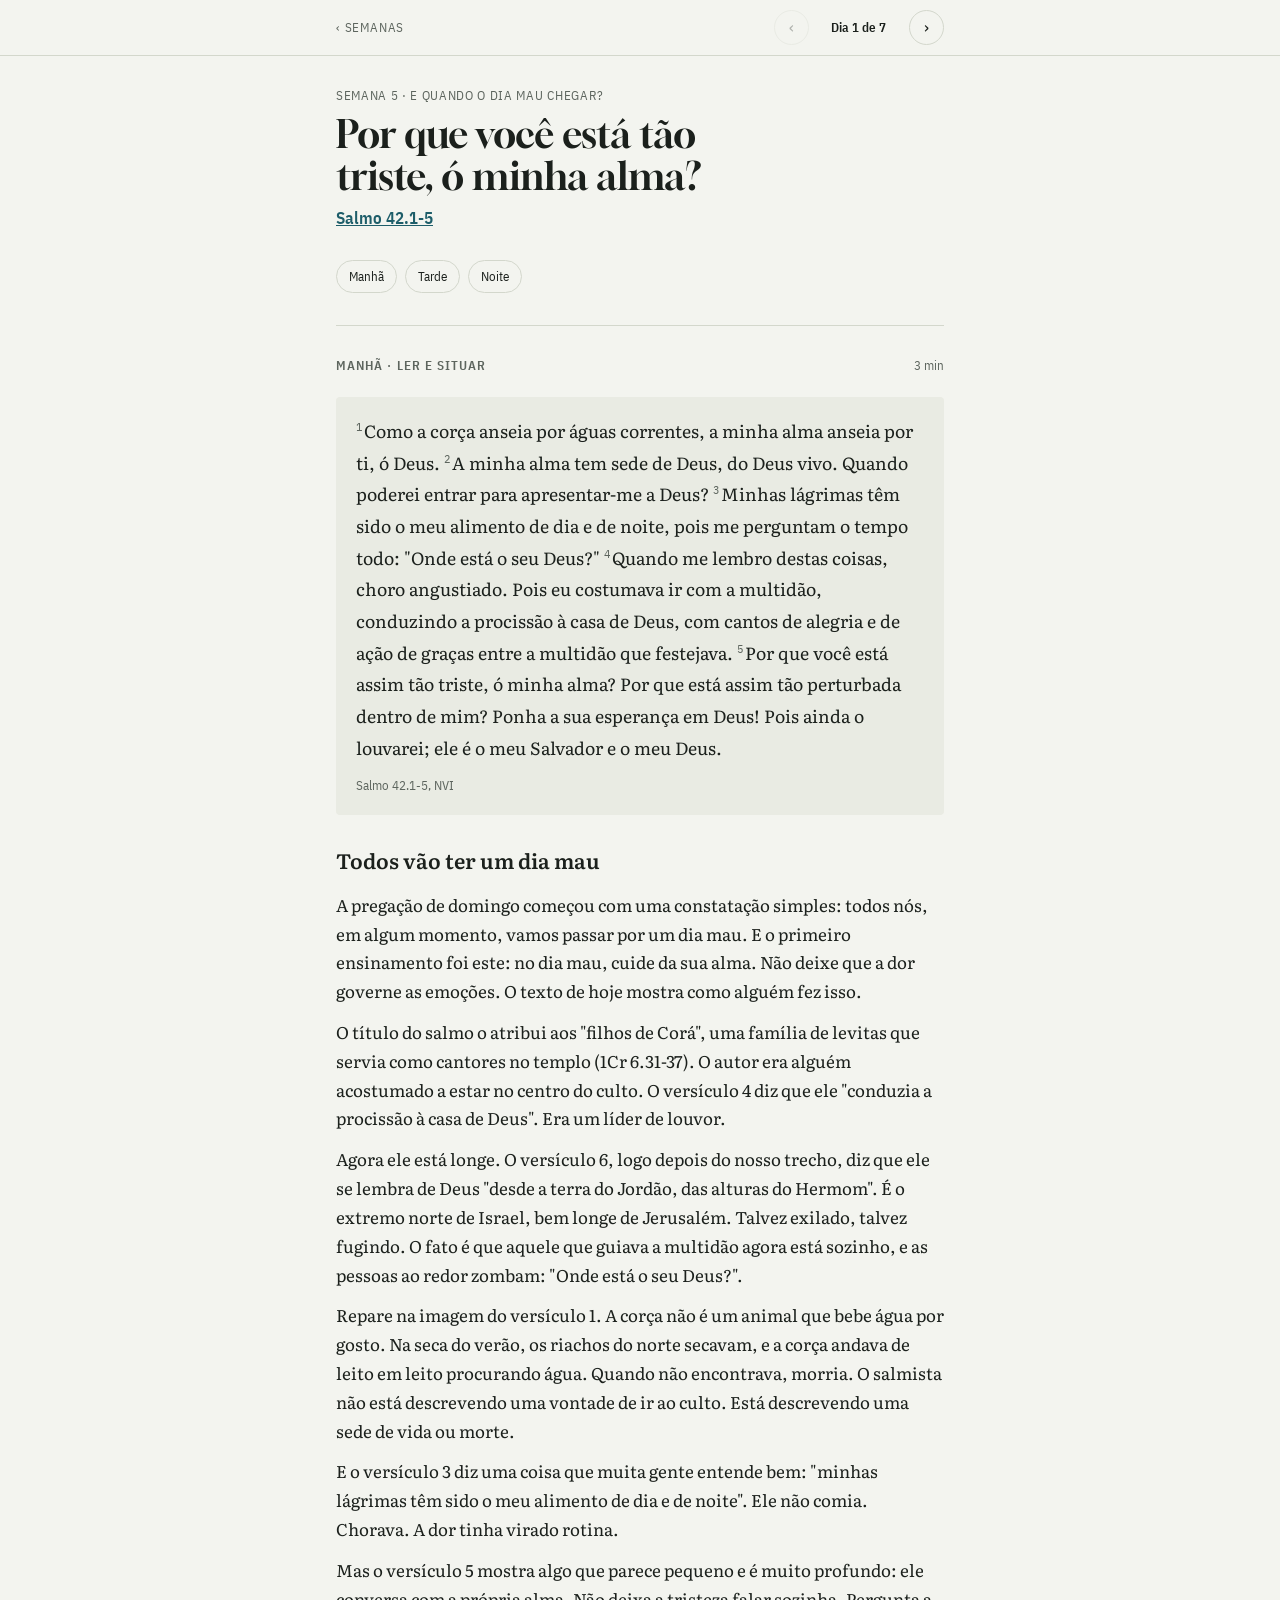
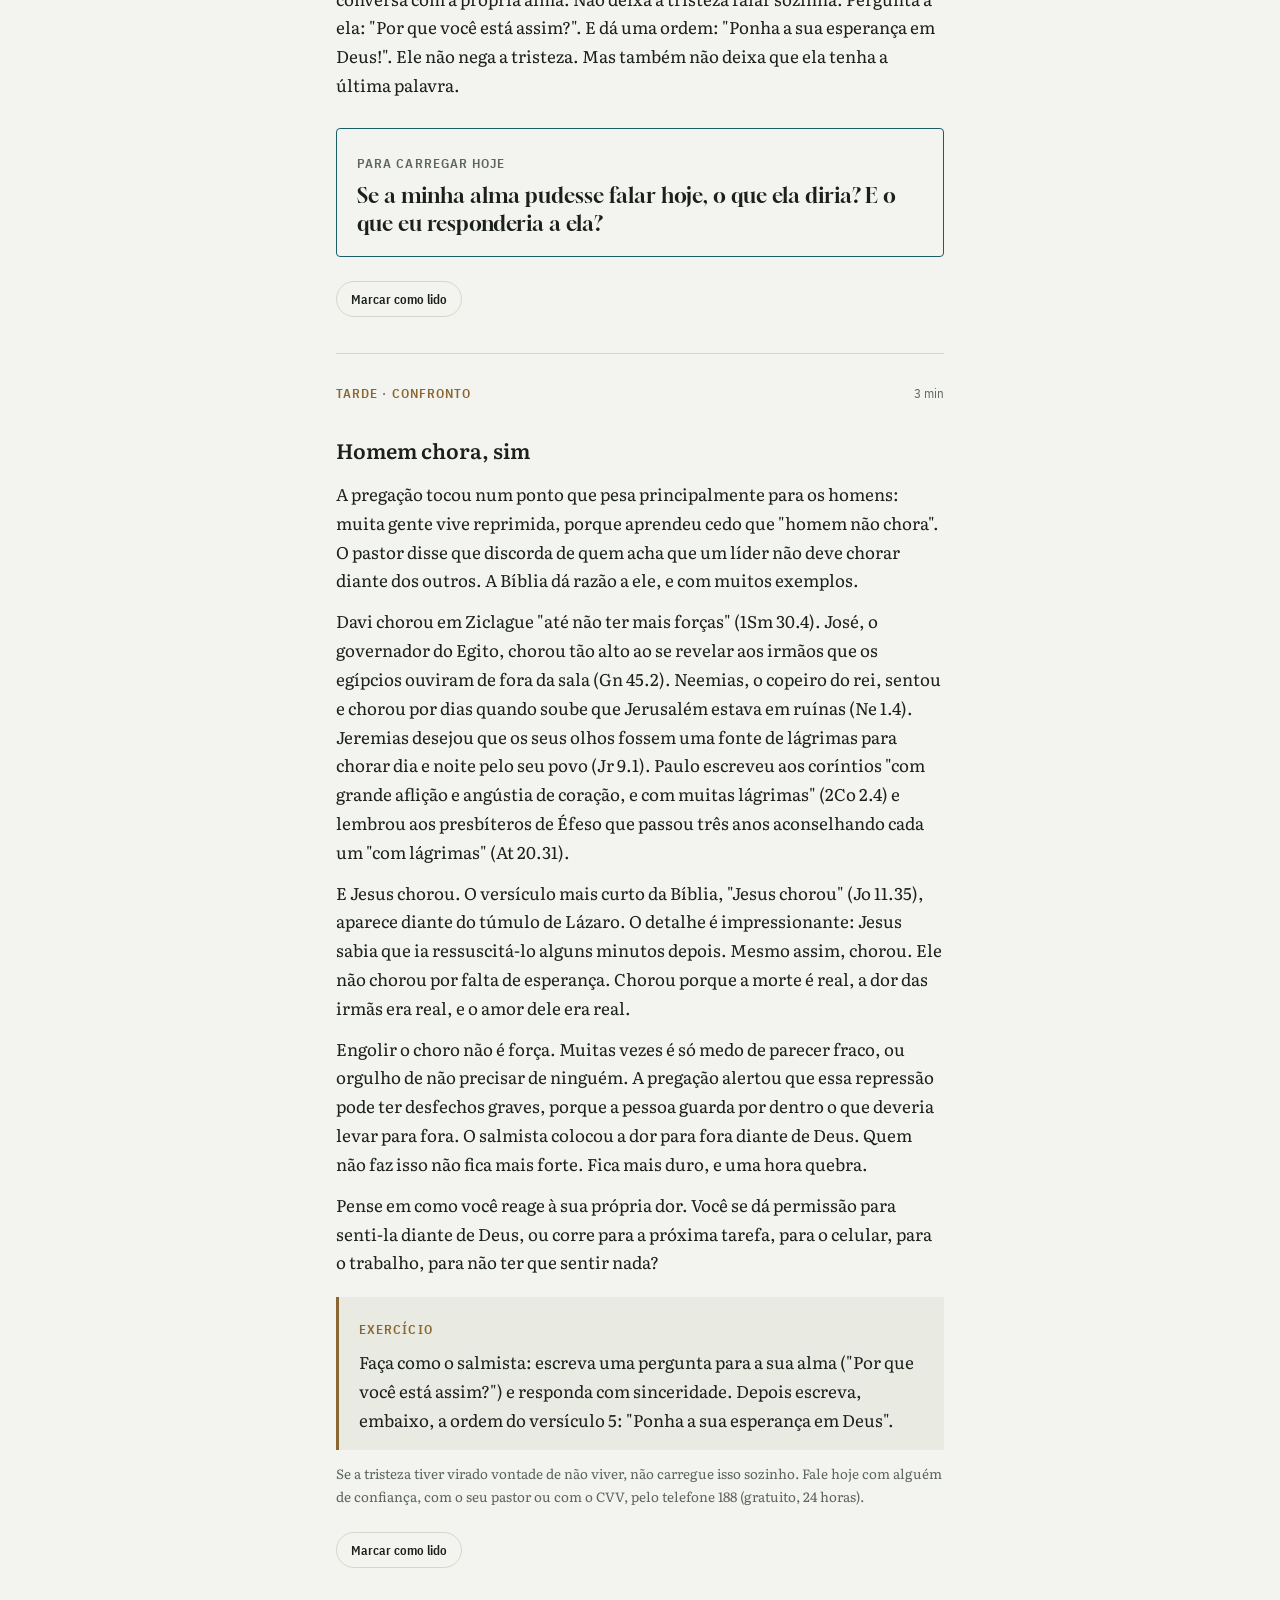
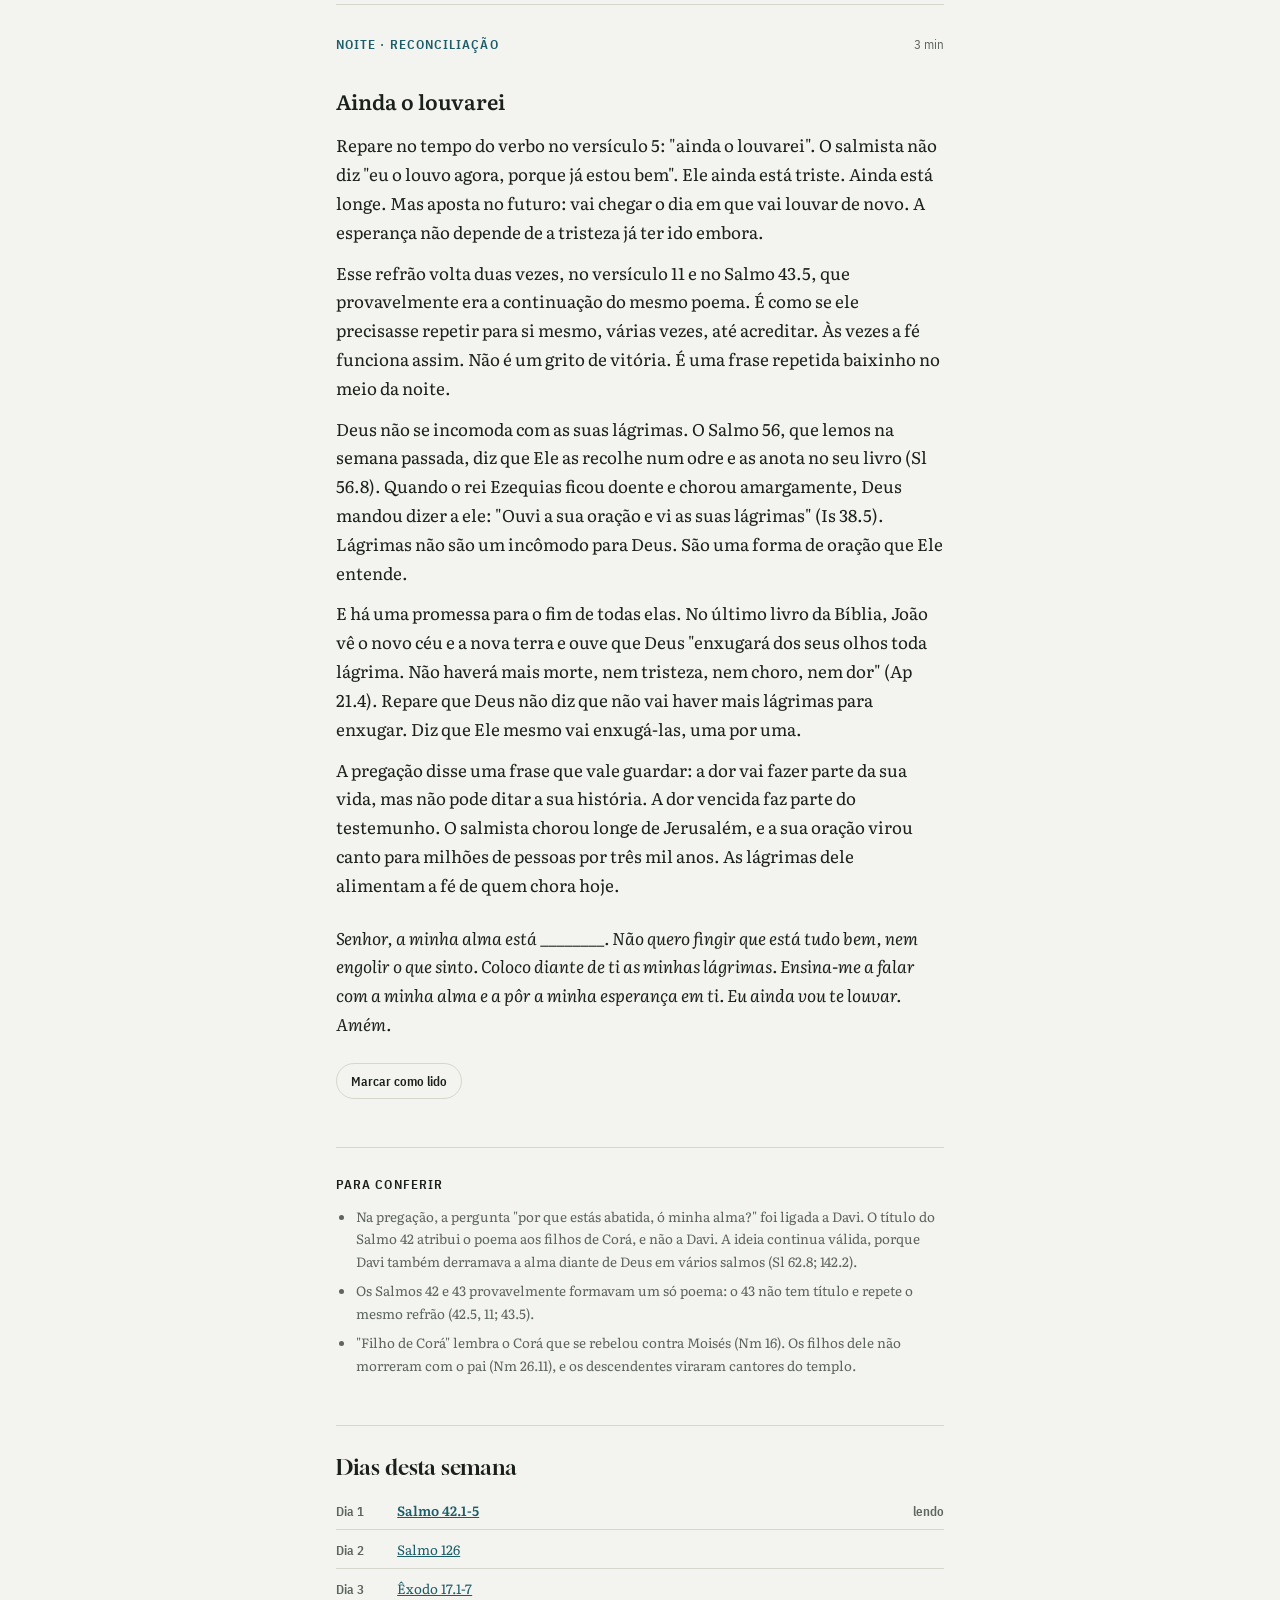
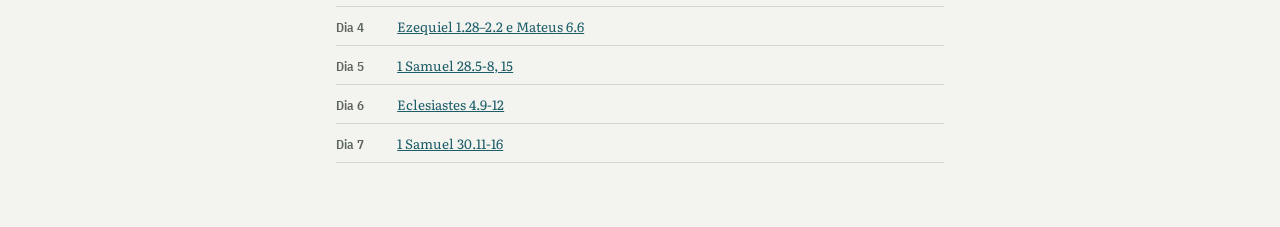
<file: semanas/05.html>
<!doctype html>
<html lang="pt-BR">
<head>
<meta charset="utf-8">
<meta name="viewport" content="width=device-width, initial-scale=1, viewport-fit=cover">
<title>Semana 5: E quando o dia mau chegar? · Devocional</title>
<link rel="preconnect" href="https://fonts.googleapis.com">
<link rel="preconnect" href="https://fonts.gstatic.com" crossorigin>
<link rel="stylesheet" href="https://fonts.googleapis.com/css2?family=Gloock&family=Literata:ital,opsz,wght@0,7..72,400;0,7..72,600;1,7..72,400&family=IBM+Plex+Sans+Condensed:wght@500;600&display=swap">
<link rel="stylesheet" href="../assets/estilo.css">
</head>
<body data-semana="05">
<header class="barra">
  <div class="wrap">
    <a class="serie voltar" href="../">‹ Semanas</a>
    <div class="nav">
      <button type="button" id="ant" aria-label="Dia anterior">‹</button>
      <span class="contador" id="contador">Dia 1 de 7</span>
      <button type="button" id="prox" aria-label="Próximo dia">›</button>
    </div>
  </div>
</header>

<main class="wrap" id="conteudo">

<article class="dia" data-n="1">
  <div class="cabeca">
    <span class="data">Semana 5 · E quando o dia mau chegar?</span>
    <h1>Por que você está tão triste, ó minha alma?</h1>
    <span class="ref"><a href="https://www.bibliaonline.com.br/nvi/sl/42" target="_blank" rel="noopener">Salmo 42.1-5</a></span>
  </div>
  <nav class="atalhos" aria-label="Janelas do dia">
    <a href="#d1-manha">Manhã <span class="feito" data-feito="1-manha"></span></a>
    <a href="#d1-tarde">Tarde <span class="feito" data-feito="1-tarde"></span></a>
    <a href="#d1-noite">Noite <span class="feito" data-feito="1-noite"></span></a>
  </nav>

  <section class="janela texto" id="d1-manha">
    <div class="janela-topo"><span class="rotulo">Manhã · Ler e situar</span><span class="tempo">3 min</span></div>
    <blockquote class="escritura">
      <sup>1</sup>Como a corça anseia por águas correntes, a minha alma anseia por ti, ó Deus.
      <sup>2</sup>A minha alma tem sede de Deus, do Deus vivo. Quando poderei entrar para apresentar-me a Deus?
      <sup>3</sup>Minhas lágrimas têm sido o meu alimento de dia e de noite, pois me perguntam o tempo todo: "Onde está o seu Deus?"
      <sup>4</sup>Quando me lembro destas coisas, choro angustiado. Pois eu costumava ir com a multidão, conduzindo a procissão à casa de Deus, com cantos de alegria e de ação de graças entre a multidão que festejava.
      <sup>5</sup>Por que você está assim tão triste, ó minha alma? Por que está assim tão perturbada dentro de mim? Ponha a sua esperança em Deus! Pois ainda o louvarei; ele é o meu Salvador e o meu Deus.
      <span class="fonte">Salmo 42.1-5, NVI</span>
    </blockquote>

    <h3>Todos vão ter um dia mau</h3>
    <p>A pregação de domingo começou com uma constatação simples: todos nós, em algum momento, vamos passar por um dia mau. E o primeiro ensinamento foi este: no dia mau, cuide da sua alma. Não deixe que a dor governe as emoções. O texto de hoje mostra como alguém fez isso.</p>
    <p>O título do salmo o atribui aos "filhos de Corá", uma família de levitas que servia como cantores no templo (1Cr 6.31-37). O autor era alguém acostumado a estar no centro do culto. O versículo 4 diz que ele "conduzia a procissão à casa de Deus". Era um líder de louvor.</p>
    <p>Agora ele está longe. O versículo 6, logo depois do nosso trecho, diz que ele se lembra de Deus "desde a terra do Jordão, das alturas do Hermom". É o extremo norte de Israel, bem longe de Jerusalém. Talvez exilado, talvez fugindo. O fato é que aquele que guiava a multidão agora está sozinho, e as pessoas ao redor zombam: "Onde está o seu Deus?".</p>
    <p>Repare na imagem do versículo 1. A corça não é um animal que bebe água por gosto. Na seca do verão, os riachos do norte secavam, e a corça andava de leito em leito procurando água. Quando não encontrava, morria. O salmista não está descrevendo uma vontade de ir ao culto. Está descrevendo uma sede de vida ou morte.</p>
    <p>E o versículo 3 diz uma coisa que muita gente entende bem: "minhas lágrimas têm sido o meu alimento de dia e de noite". Ele não comia. Chorava. A dor tinha virado rotina.</p>
    <p>Mas o versículo 5 mostra algo que parece pequeno e é muito profundo: ele conversa com a própria alma. Não deixa a tristeza falar sozinha. Pergunta a ela: "Por que você está assim?". E dá uma ordem: "Ponha a sua esperança em Deus!". Ele não nega a tristeza. Mas também não deixa que ela tenha a última palavra.</p>

    <div class="levar">
      <span class="rotulo">Para carregar hoje</span>
      <p>Se a minha alma pudesse falar hoje, o que ela diria? E o que eu responderia a ela?</p>
    </div>
    <button type="button" class="lido" data-lido="1-manha" id="lido-1-manha" aria-pressed="false">Marcar como lido</button>
  </section>

  <section class="janela confronto" id="d1-tarde">
    <div class="janela-topo"><span class="rotulo">Tarde · Confronto</span><span class="tempo">3 min</span></div>
    <h3>Homem chora, sim</h3>
    <p>A pregação tocou num ponto que pesa principalmente para os homens: muita gente vive reprimida, porque aprendeu cedo que "homem não chora". O pastor disse que discorda de quem acha que um líder não deve chorar diante dos outros. A Bíblia dá razão a ele, e com muitos exemplos.</p>
    <p>Davi chorou em Ziclague "até não ter mais forças" (1Sm 30.4). José, o governador do Egito, chorou tão alto ao se revelar aos irmãos que os egípcios ouviram de fora da sala (Gn 45.2). Neemias, o copeiro do rei, sentou e chorou por dias quando soube que Jerusalém estava em ruínas (Ne 1.4). Jeremias desejou que os seus olhos fossem uma fonte de lágrimas para chorar dia e noite pelo seu povo (Jr 9.1). Paulo escreveu aos coríntios "com grande aflição e angústia de coração, e com muitas lágrimas" (2Co 2.4) e lembrou aos presbíteros de Éfeso que passou três anos aconselhando cada um "com lágrimas" (At 20.31).</p>
    <p>E Jesus chorou. O versículo mais curto da Bíblia, "Jesus chorou" (Jo 11.35), aparece diante do túmulo de Lázaro. O detalhe é impressionante: Jesus sabia que ia ressuscitá-lo alguns minutos depois. Mesmo assim, chorou. Ele não chorou por falta de esperança. Chorou porque a morte é real, a dor das irmãs era real, e o amor dele era real.</p>
    <p>Engolir o choro não é força. Muitas vezes é só medo de parecer fraco, ou orgulho de não precisar de ninguém. A pregação alertou que essa repressão pode ter desfechos graves, porque a pessoa guarda por dentro o que deveria levar para fora. O salmista colocou a dor para fora diante de Deus. Quem não faz isso não fica mais forte. Fica mais duro, e uma hora quebra.</p>
    <p>Pense em como você reage à sua própria dor. Você se dá permissão para senti-la diante de Deus, ou corre para a próxima tarefa, para o celular, para o trabalho, para não ter que sentir nada?</p>
    <div class="exercicio">
      <span class="rotulo">Exercício</span>
      <p>Faça como o salmista: escreva uma pergunta para a sua alma ("Por que você está assim?") e responda com sinceridade. Depois escreva, embaixo, a ordem do versículo 5: "Ponha a sua esperança em Deus".</p>
    </div>
    <p class="nota">Se a tristeza tiver virado vontade de não viver, não carregue isso sozinho. Fale hoje com alguém de confiança, com o seu pastor ou com o CVV, pelo telefone 188 (gratuito, 24 horas).</p>
    <button type="button" class="lido" data-lido="1-tarde" id="lido-1-tarde" aria-pressed="false">Marcar como lido</button>
  </section>

  <section class="janela reconciliacao" id="d1-noite">
    <div class="janela-topo"><span class="rotulo">Noite · Reconciliação</span><span class="tempo">3 min</span></div>
    <h3>Ainda o louvarei</h3>
    <p>Repare no tempo do verbo no versículo 5: "ainda o louvarei". O salmista não diz "eu o louvo agora, porque já estou bem". Ele ainda está triste. Ainda está longe. Mas aposta no futuro: vai chegar o dia em que vai louvar de novo. A esperança não depende de a tristeza já ter ido embora.</p>
    <p>Esse refrão volta duas vezes, no versículo 11 e no Salmo 43.5, que provavelmente era a continuação do mesmo poema. É como se ele precisasse repetir para si mesmo, várias vezes, até acreditar. Às vezes a fé funciona assim. Não é um grito de vitória. É uma frase repetida baixinho no meio da noite.</p>
    <p>Deus não se incomoda com as suas lágrimas. O Salmo 56, que lemos na semana passada, diz que Ele as recolhe num odre e as anota no seu livro (Sl 56.8). Quando o rei Ezequias ficou doente e chorou amargamente, Deus mandou dizer a ele: "Ouvi a sua oração e vi as suas lágrimas" (Is 38.5). Lágrimas não são um incômodo para Deus. São uma forma de oração que Ele entende.</p>
    <p>E há uma promessa para o fim de todas elas. No último livro da Bíblia, João vê o novo céu e a nova terra e ouve que Deus "enxugará dos seus olhos toda lágrima. Não haverá mais morte, nem tristeza, nem choro, nem dor" (Ap 21.4). Repare que Deus não diz que não vai haver mais lágrimas para enxugar. Diz que Ele mesmo vai enxugá-las, uma por uma.</p>
    <p>A pregação disse uma frase que vale guardar: a dor vai fazer parte da sua vida, mas não pode ditar a sua história. A dor vencida faz parte do testemunho. O salmista chorou longe de Jerusalém, e a sua oração virou canto para milhões de pessoas por três mil anos. As lágrimas dele alimentam a fé de quem chora hoje.</p>
    <p class="oracao">Senhor, a minha alma está ________. Não quero fingir que está tudo bem, nem engolir o que sinto. Coloco diante de ti as minhas lágrimas. Ensina-me a falar com a minha alma e a pôr a minha esperança em ti. Eu ainda vou te louvar. Amém.</p>
    <button type="button" class="lido" data-lido="1-noite" id="lido-1-noite" aria-pressed="false">Marcar como lido</button>
  </section>

  <div class="fontes">
    <span class="rotulo">Para conferir</span>
    <ul>
      <li>Na pregação, a pergunta "por que estás abatida, ó minha alma?" foi ligada a Davi. O título do Salmo 42 atribui o poema aos filhos de Corá, e não a Davi. A ideia continua válida, porque Davi também derramava a alma diante de Deus em vários salmos (Sl 62.8; 142.2).</li>
      <li>Os Salmos 42 e 43 provavelmente formavam um só poema: o 43 não tem título e repete o mesmo refrão (42.5, 11; 43.5).</li>
      <li>"Filho de Corá" lembra o Corá que se rebelou contra Moisés (Nm 16). Os filhos dele não morreram com o pai (Nm 26.11), e os descendentes viraram cantores do templo.</li>
    </ul>
  </div>
</article>

<article class="dia" data-n="2">
  <div class="cabeca">
    <span class="data">Semana 5 · E quando o dia mau chegar?</span>
    <h1>Semear chorando</h1>
    <span class="ref"><a href="https://www.bibliaonline.com.br/nvi/sl/126" target="_blank" rel="noopener">Salmo 126</a></span>
  </div>
  <nav class="atalhos" aria-label="Janelas do dia">
    <a href="#d2-manha">Manhã <span class="feito" data-feito="2-manha"></span></a>
    <a href="#d2-tarde">Tarde <span class="feito" data-feito="2-tarde"></span></a>
    <a href="#d2-noite">Noite <span class="feito" data-feito="2-noite"></span></a>
  </nav>

  <section class="janela texto" id="d2-manha">
    <div class="janela-topo"><span class="rotulo">Manhã · Ler e situar</span><span class="tempo">3 min</span></div>
    <blockquote class="escritura">
      <sup>1</sup>Quando o Senhor trouxe os cativos de volta a Sião, foi como um sonho.
      <sup>2</sup>Então a nossa boca encheu-se de riso, e a nossa língua de cantos de alegria. Até nas outras nações se dizia: "O Senhor fez coisas grandiosas por este povo".
      <sup>3</sup>Sim, coisas grandiosas fez o Senhor por nós, por isso estamos alegres.
      <sup>4</sup>Senhor, restaura-nos, assim como enches o leito dos ribeiros no deserto.
      <sup>5</sup>Aqueles que semeiam com lágrimas, com cantos de alegria colherão.
      <sup>6</sup>Aquele que sai chorando enquanto lança a semente, voltará com cantos de alegria, trazendo os seus feixes.
      <span class="fonte">Salmo 126, NVI</span>
    </blockquote>

    <h3>Chorar sem parar de andar</h3>
    <p>Na pregação, o pastor disse que às vezes é necessário parar e chorar, e outras vezes é preciso continuar caminhando chorando. E citou este salmo: quem sai chorando enquanto semeia voltará com alegria. Podemos sentir, mas os sentimentos não podem governar as decisões.</p>
    <p>O Salmo 126 faz parte de um grupo de quinze salmos com o título "cântico de peregrinação" (Sl 120 a 134). Eram cantados pelos israelitas no caminho para Jerusalém, nas festas anuais. É uma música de estrada, para cantar andando.</p>
    <p>O salmo tem duas metades bem diferentes. Os versículos 1 a 3 olham para trás: houve um dia em que Deus trouxe o povo do cativeiro, e foi tão bom que parecia um sonho. Até os estrangeiros comentavam. Mas o versículo 4 muda o tom: "Senhor, restaura-nos". Ou seja, o povo voltou, mas a situação ainda não estava resolvida. Quem voltou da Babilônia encontrou Jerusalém em ruínas, os campos abandonados e vizinhos hostis. A alegria da volta foi seguida de anos de trabalho duro.</p>
    <p>A imagem do versículo 4 vem do Neguebe, o deserto ao sul de Judá. Ali existem leitos de rio que passam quase o ano inteiro secos, cheios de pedras e areia. Mas quando chega a chuva de inverno, a água desce de repente e enche tudo em poucas horas. O povo pede a Deus uma restauração assim: rápida, em um lugar onde parece impossível.</p>
    <p>E os versículos 5 e 6 trazem a imagem do agricultor. Para entender o choro dele, é preciso saber como era a vida no campo. Em anos ruins, a semente guardada para plantar era o mesmo grão que a família podia comer. Lançar a semente na terra era, literalmente, jogar no chão a comida dos filhos, apostando numa colheita que ainda não existia. Por isso ele sai chorando. Mas ele sai.</p>

    <div class="levar">
      <span class="rotulo">Para carregar hoje</span>
      <p>Que semente eu preciso lançar hoje, mesmo chorando?</p>
    </div>
    <button type="button" class="lido" data-lido="2-manha" id="lido-2-manha" aria-pressed="false">Marcar como lido</button>
  </section>

  <section class="janela confronto" id="d2-tarde">
    <div class="janela-topo"><span class="rotulo">Tarde · Confronto</span><span class="tempo">3 min</span></div>
    <h3>Levantar, lavar o rosto e comer</h3>
    <p>Existe uma cena na vida de Davi que mostra o equilíbrio entre chorar e seguir. Depois do pecado com Bate-Seba, o filho que nasceu daquela relação ficou gravemente doente. Davi jejuou, chorou e passou noites deitado no chão, pedindo a Deus pela vida da criança. Os servos não conseguiam levantá-lo nem fazê-lo comer (2Sm 12.16-17).</p>
    <p>No sétimo dia, a criança morreu. Os servos ficaram com medo de contar, achando que Davi faria alguma loucura. Mas, quando soube, ele "levantou-se do chão, lavou-se, perfumou-se e trocou de roupa. Depois entrou no santuário do Senhor e o adorou" (2Sm 12.20). Depois voltou para casa e comeu. Os servos não entenderam. Davi explicou: enquanto a criança vivia, ele chorava porque ainda havia chance de Deus mudar a situação. Agora que tinha morrido, "eu irei até ela, mas ela não voltará para mim" (2Sm 12.23).</p>
    <p>Davi chorou de verdade. E, quando chegou a hora, levantou-se de verdade. A primeira coisa que fez de pé foi adorar.</p>
    <p>Isso confronta dois extremos. Um é o de quem nunca chora: engole tudo e segue funcionando como uma máquina, até um dia desabar. O outro é o de quem só chora: faz do luto uma morada, e cada dia é igual ao anterior. Os dois deixam o sentimento governar. O primeiro, por medo do sentimento. O segundo, por se entregar a ele.</p>
    <p>A pergunta não é se você vai chorar no dia mau. Você vai. A pergunta é se as lágrimas vão cair no chão do quarto ou na terra onde você está plantando. O agricultor do Salmo 126 não espera parar de chorar para semear. Ele chora e semeia ao mesmo tempo. Você pode ir ao trabalho com o coração partido, cuidar dos filhos chorando por dentro, servir na igreja com lágrimas nos olhos. Isso não é hipocrisia. É fé em movimento.</p>
    <div class="exercicio">
      <span class="rotulo">Diagnóstico</span>
      <p>Qual destes extremos é o seu: engolir a dor e seguir como máquina, ou parar a vida por causa dela? Escreva uma coisa que você deixou de fazer desde que o dia mau começou e que precisa voltar a fazer, mesmo chorando.</p>
    </div>
    <button type="button" class="lido" data-lido="2-tarde" id="lido-2-tarde" aria-pressed="false">Marcar como lido</button>
  </section>

  <section class="janela reconciliacao" id="d2-noite">
    <div class="janela-topo"><span class="rotulo">Noite · Reconciliação</span><span class="tempo">3 min</span></div>
    <h3>Voltará trazendo os seus feixes</h3>
    <p>O versículo 6 termina com uma promessa bem concreta: quem saiu chorando "voltará com cantos de alegria, trazendo os seus feixes". Repare na diferença entre a ida e a volta. Na ida, ele carregava um saquinho de sementes. Na volta, traz feixes, braçadas de trigo. O que ele jogou chorando volta multiplicado.</p>
    <p>Jesus usou essa mesma lógica para falar da própria morte: "Se o grão de trigo não cair na terra e não morrer, continuará ele só. Mas se morrer, dará muito fruto" (Jo 12.24). Ele falou isso poucos dias antes da cruz. Jesus foi a semente lançada na terra com lágrimas. No Getsêmani, Ele orou "com alto clamor e lágrimas" (Hb 5.7). E da morte dele brotou a colheita de todos os que creem.</p>
    <p>Isso muda o sentido do seu choro. Em Cristo, as lágrimas não são desperdiçadas. Paulo escreveu que "os nossos sofrimentos leves e momentâneos estão produzindo para nós uma glória eterna que pesa mais do que todos eles" (2Co 4.17). Ele usou a palavra "leves" depois de ter sido açoitado, apedrejado e ter naufragado. Não porque a dor fosse pequena, mas porque a colheita era muito maior.</p>
    <p>Lembre também do versículo 4: "assim como enches o leito dos ribeiros no deserto". Deus é especialista em encher de repente o que ficou seco por muito tempo. Você pode estar numa estação de leito seco, de pedras e areia. Mas a chuva do Neguebe vem sem aviso. A restauração pode estar mais perto do que parece.</p>
    <p>Hoje à noite, não precisa decidir parar de chorar. Só decida não parar de semear. Amanhã cedo, levante, lave o rosto, faça o que precisa ser feito e entregue a Deus as lágrimas pelo caminho.</p>
    <p class="oracao">Senhor, eu tenho chorado por ________. Não quero engolir a dor nem morar nela. Dá-me força para semear chorando. Enche os leitos secos da minha vida como as chuvas no deserto. Eu creio que voltarei trazendo os feixes. Amém.</p>
    <button type="button" class="lido" data-lido="2-noite" id="lido-2-noite" aria-pressed="false">Marcar como lido</button>
  </section>

  <div class="fontes">
    <span class="rotulo">Para conferir</span>
    <ul>
      <li>O versículo 1 também pode ser traduzido "quando o Senhor restaurou a sorte de Sião". A expressão hebraica (<em>šûb šĕbût</em>) é usada tanto para a volta dos cativos quanto para uma restauração em geral (Jó 42.10).</li>
      <li>Não se sabe a data do salmo. A volta do exílio na Babilônia (a partir de 538 a.C.) é o pano de fundo mais provável, mas alguns o ligam a outras libertações de Jerusalém.</li>
      <li>A ligação com a escassez de sementes é uma explicação comum entre comentaristas, baseada na vida agrícola da época. O texto em si só diz que o semeador chora.</li>
    </ul>
  </div>
</article>

<article class="dia" data-n="3">
  <div class="cabeca">
    <span class="data">Semana 5 · E quando o dia mau chegar?</span>
    <h1>Procurar um culpado</h1>
    <span class="ref"><a href="https://www.bibliaonline.com.br/nvi/ex/17" target="_blank" rel="noopener">Êxodo 17.1-7</a></span>
  </div>
  <nav class="atalhos" aria-label="Janelas do dia">
    <a href="#d3-manha">Manhã <span class="feito" data-feito="3-manha"></span></a>
    <a href="#d3-tarde">Tarde <span class="feito" data-feito="3-tarde"></span></a>
    <a href="#d3-noite">Noite <span class="feito" data-feito="3-noite"></span></a>
  </nav>

  <section class="janela texto" id="d3-manha">
    <div class="janela-topo"><span class="rotulo">Manhã · Ler e situar</span><span class="tempo">3 min</span></div>
    <blockquote class="escritura">
      <sup>1</sup>Toda a comunidade de Israel partiu do deserto de Sim, andando de um lugar para outro, conforme a ordem do Senhor. Acamparam em Refidim, mas lá não havia água para beber.
      <sup>2</sup>Por essa razão queixaram-se a Moisés e exigiram: "Dê-nos água para beber". Ele respondeu: "Por que se queixam a mim? Por que põem o Senhor à prova?"
      <sup>3</sup>Mas o povo estava sedento e reclamou a Moisés: "Por que você nos tirou do Egito? Foi para matar de sede a nós, aos nossos filhos e aos nossos rebanhos?"
      <sup>4</sup>Então Moisés clamou ao Senhor: "Que farei com este povo? Estão a ponto de apedrejar-me!"
      <sup>5</sup>Respondeu-lhe o Senhor: "Passe à frente do povo. Leve com você algumas das autoridades de Israel, tenha na mão a vara com a qual você feriu o Nilo e vá adiante.
      <sup>6</sup>Eu estarei à sua espera no alto da rocha do monte Horebe. Bata na rocha, e dela sairá água para o povo beber". Assim fez Moisés, à vista das autoridades de Israel.
      <sup>7</sup>E chamou aquele lugar Massá e Meribá, porque ali os israelitas reclamaram e puseram o Senhor à prova, dizendo: "O Senhor está entre nós, ou não?"
      <span class="fonte">Êxodo 17.1-7, NVI</span>
    </blockquote>

    <h3>A mesma pedra na mão</h3>
    <p>Na pregação, um detalhe de Ziclague chamou atenção: todos choraram, mas tomaram decisões diferentes. Os homens de Davi, amargurados, falaram em apedrejá-lo. Davi se fortaleceu no Senhor. O pastor disse que quem não leva a dor para Deus vai procurar um culpado. Hoje vamos ver que essa cena se repete na Bíblia, quase com as mesmas palavras.</p>
    <p>Séculos antes de Davi, Israel tinha acabado de sair do Egito. Tinha visto as pragas, o mar se abrir, o maná cair do céu todas as manhãs. E então, em Refidim, faltou água.</p>
    <p>Repare no versículo 1: eles acamparam ali "conforme a ordem do Senhor". Não foi um erro de rota. Deus os levou a um lugar sem água. E repare para quem o povo levou a queixa: não foi a Deus. Foi a Moisés. "Dê-nos água." A culpa precisava ter um rosto, e o rosto mais próximo era o do líder.</p>
    <p>O versículo 3 mostra como a dor reescreve a história. "Por que você nos tirou do Egito?" Poucas semanas antes, eles gemiam como escravos e clamavam por libertação (Êx 2.23). Agora, com sede, o Egito parecia melhor. A dor tem esse poder: faz a gente esquecer o que Deus já fez e lembrar com saudade da escravidão.</p>
    <p>No versículo 4, Moisés diz a Deus: "Estão a ponto de apedrejar-me!". É a mesma ameaça que Davi ouviu em Ziclague (1Sm 30.6). E Moisés faz a mesma coisa que Davi faria: em vez de se defender ou brigar com o povo, "clamou ao Senhor".</p>
    <p>O versículo 7 revela a verdadeira pergunta por trás da reclamação: "O Senhor está entre nós, ou não?". A raiva contra Moisés era, no fundo, dúvida sobre Deus. Quando não temos coragem de levar a nossa desconfiança diretamente a Deus, descarregamos em quem está perto.</p>

    <div class="levar">
      <span class="rotulo">Para carregar hoje</span>
      <p>Em quem eu tenho descarregado uma frustração que, no fundo, é com Deus?</p>
    </div>
    <button type="button" class="lido" data-lido="3-manha" id="lido-3-manha" aria-pressed="false">Marcar como lido</button>
  </section>

  <section class="janela confronto" id="d3-tarde">
    <div class="janela-topo"><span class="rotulo">Tarde · Confronto</span><span class="tempo">3 min</span></div>
    <h3>"A mulher que me deste"</h3>
    <p>Procurar um culpado é o reflexo mais antigo do ser humano. Começou no Éden. Quando Deus perguntou a Adão se ele tinha comido do fruto, a resposta foi: "Foi a mulher que me deste por companheira que me deu do fruto da árvore, e eu comi" (Gn 3.12). Em uma frase, Adão culpou a mulher e, de quebra, culpou Deus, que lhe deu a mulher. Eva, por sua vez, culpou a serpente (Gn 3.13). Ninguém disse "eu errei".</p>
    <p>No dia mau, esse reflexo aparece com força. A culpa é do chefe, do cônjuge, do pastor, do governo, dos pais, da igreja. Às vezes alguém realmente errou com você. Os homens de Davi tinham motivo para sofrer: perderam mulheres e filhos. Mas transformar a dor em pedra na mão não trouxe nenhum filho de volta. Só teria matado o único homem que podia ajudá-los.</p>
    <p>A pregação explicou o que alimenta isso: o ressentimento. A palavra quer dizer "re-sentir", sentir de novo a mesma coisa, o tempo todo. É a pessoa que volta sempre ao mesmo assunto: "fulano fez isso comigo". Ela vive presa ao que aconteceu e, sem perceber, organiza a vida em torno da ferida.</p>
    <p>Hebreus dá um nome bíblico a isso: "Cuidem que ninguém se exclua da graça de Deus; que nenhuma raiz de amargura brote e cause perturbação, contaminando a muitos" (Hb 12.15). Repare em duas coisas. Primeiro, é uma raiz: fica escondida, debaixo da terra, e cresce sem ninguém ver. Segundo, contamina "a muitos". A amargura de uma pessoa nunca fica só nela. O ressentimento dos homens de Davi quase virou um apedrejamento coletivo.</p>
    <p>Pense com honestidade: quantas vezes nesta semana você contou a alguém o mal que outra pessoa fez a você? Quantas vezes repassou a cena na cabeça, montando a resposta que deveria ter dado? Isso não é desabafo. É regar uma raiz.</p>
    <div class="exercicio">
      <span class="rotulo">Diagnóstico</span>
      <p>Complete: "A culpa de eu estar assim é de ________." Agora reescreva a frase como Moisés fez, levando a queixa a Deus: "Senhor, eu estou assim por causa de ________, e não sei o que fazer."</p>
    </div>
    <button type="button" class="lido" data-lido="3-tarde" id="lido-3-tarde" aria-pressed="false">Marcar como lido</button>
  </section>

  <section class="janela reconciliacao" id="d3-noite">
    <div class="janela-topo"><span class="rotulo">Noite · Reconciliação</span><span class="tempo">3 min</span></div>
    <h3>A rocha ferida</h3>
    <p>Veja como Deus responde a um povo que estava a ponto de apedrejar o líder. Ele não manda fogo do céu. Não dá um sermão. Manda água. "Eu estarei à sua espera no alto da rocha [...]. Bata na rocha, e dela sairá água" (Êx 17.6). A resposta de Deus à murmuração foi graça.</p>
    <p>E repare num detalhe: Deus diz que vai estar "no alto da rocha". Moisés bate na rocha onde Deus está, e dali sai a água. Mais de mil anos depois, Paulo leu esse texto e escreveu uma frase surpreendente sobre os israelitas no deserto: "beberam da rocha espiritual que os acompanhava, e essa rocha era Cristo" (1Co 10.4).</p>
    <p>Pense no que isso significa. O povo queria apedrejar alguém. E Deus, em vez de punir o povo, deixa que a rocha seja ferida no lugar dele, para que a água saia. Na cruz, foi Jesus quem recebeu os golpes que eram nossos. Um soldado furou o lado dele com uma lança, "e logo saiu sangue e água" (Jo 19.34). Isaías já tinha dito: "ele foi transpassado por causa das nossas transgressões" (Is 53.5).</p>
    <p>Aqui está a saída para o ressentimento. Você não precisa de um culpado para descarregar a sua dor, porque alguém já recebeu a culpa de todos. A raiz de amargura não se arranca com força de vontade. Ela seca quando você leva a sua sede à rocha ferida. Jesus disse: "Se alguém tem sede, venha a mim e beba" (Jo 7.37).</p>
    <p>A pregação lembrou que o que define o rumo não é o tamanho da dor, mas para onde ela é levada. Hoje à noite, leve a sua dor para o lugar certo. Talvez você não consiga ainda soltar a pedra que tem na mão. Mas pode mostrá-la a Deus e dizer o nome de quem você queria atingir com ela.</p>
    <p class="oracao">Senhor, eu tenho procurado culpados para a minha dor. Tenho re-sentido o que ________ fez comigo. Perdoa a amargura que deixei crescer. Obrigado porque Cristo foi a rocha ferida no meu lugar. Eu tenho sede. Dá-me da tua água, e arranca de mim essa raiz. Amém.</p>
    <button type="button" class="lido" data-lido="3-noite" id="lido-3-noite" aria-pressed="false">Marcar como lido</button>
  </section>

  <div class="fontes">
    <span class="rotulo">Para conferir</span>
    <ul>
      <li>"Massá" quer dizer "prova", e "Meribá", "contenda". Os nomes voltam como alerta no Salmo 95.8-9 e em Hebreus 3.7-11.</li>
      <li>Em Números 20.1-13 há um segundo episódio de água da rocha, também chamado Meribá. Ali Moisés bateu na rocha quando Deus tinha mandado falar com ela, e por isso não entrou na terra.</li>
      <li>"Rocha espiritual que os acompanhava" (1Co 10.4) pode ecoar uma tradição judaica de que a rocha seguia o povo no deserto. Paulo usa a imagem para afirmar que Cristo estava presente com Israel.</li>
    </ul>
  </div>
</article>

<article class="dia" data-n="4">
  <div class="cabeca">
    <span class="data">Semana 5 · E quando o dia mau chegar?</span>
    <h1>Prostrado ou jogado</h1>
    <span class="ref"><a href="https://www.bibliaonline.com.br/nvi/ez/2" target="_blank" rel="noopener">Ezequiel 1.28–2.2</a> e <a href="https://www.bibliaonline.com.br/nvi/mt/6" target="_blank" rel="noopener">Mateus 6.6</a></span>
  </div>
  <nav class="atalhos" aria-label="Janelas do dia">
    <a href="#d4-manha">Manhã <span class="feito" data-feito="4-manha"></span></a>
    <a href="#d4-tarde">Tarde <span class="feito" data-feito="4-tarde"></span></a>
    <a href="#d4-noite">Noite <span class="feito" data-feito="4-noite"></span></a>
  </nav>

  <section class="janela texto" id="d4-manha">
    <div class="janela-topo"><span class="rotulo">Manhã · Ler e situar</span><span class="tempo">3 min</span></div>
    <blockquote class="escritura">
      <sup>1.28</sup>Tal como a aparência do arco-íris nas nuvens de um dia chuvoso, assim era o resplendor ao seu redor. Essa era a aparência da figura da glória do Senhor. Quando a vi, prostrei-me, rosto em terra, e ouvi a voz de alguém falando.
      <sup>2.1</sup>Ele me disse: "Filho do homem, fique de pé, pois eu vou falar com você".
      <sup>2</sup>Enquanto ele falava, o Espírito entrou em mim e me pôs de pé, e ouvi aquele que me falava.
      <span class="fonte">Ezequiel 1.28–2.2, NVI</span>
    </blockquote>
    <blockquote class="escritura">
      Mas quando você orar, vá para seu quarto, feche a porta e ore a seu Pai, que está em secreto. Então seu Pai, que vê em secreto, o recompensará.
      <span class="fonte">Mateus 6.6, NVI</span>
    </blockquote>

    <h3>O quarto de luz e o quarto escuro</h3>
    <p>O segundo ensinamento da pregação teve uma imagem forte: no dia mau, a pessoa geralmente vai para o quarto. Jesus ensinou a entrar no quarto, fechar a porta e orar em secreto. O quarto foi pensado para ser lugar de encontro com Deus. Mas pode virar o contrário: o quarto escuro, onde a dor é alimentada. O pastor também fez uma distinção: estar prostrado diante de Deus é diferente de estar jogado. E lembrou que, quando Deus aparece aos homens nas Escrituras, muitas vezes diz: "levanta-te, que eu quero falar contigo".</p>
    <p>Ezequiel mostra isso de forma quase literal. Ele era um sacerdote que foi levado para a Babilônia junto com o rei Joaquim, em 597 a.C. (Ez 1.1-3; 2Rs 24.15). Estava com outros exilados às margens do rio Quebar, longe do templo onde devia servir. Aos 30 anos, idade em que um sacerdote começava o ministério, ele estava sem templo, sem altar e sem futuro.</p>
    <p>Ali, no exílio, ele viu a glória de Deus. O capítulo 1 descreve criaturas com rostos, rodas cheias de olhos, um trono de safira e uma figura como de homem cercada de brilho, como um arco-íris na chuva. A reação de Ezequiel foi a única possível: caiu com o rosto em terra.</p>
    <p>E a primeira coisa que Deus disse a ele foi: "fique de pé, pois eu vou falar com você". Repare no versículo 2: o próprio Espírito entrou nele e o pôs de pé. Ezequiel não se levantou sozinho. Deus o levantou para poder falar com ele.</p>
    <p>A prostração de Ezequiel era adoração. Ele caiu porque viu a glória de Deus. Isso é muito diferente de cair porque se perdeu a esperança.</p>

    <div class="levar">
      <span class="rotulo">Para carregar hoje</span>
      <p>O meu quarto tem sido lugar de encontro com Deus ou lugar de remoer a dor?</p>
    </div>
    <button type="button" class="lido" data-lido="4-manha" id="lido-4-manha" aria-pressed="false">Marcar como lido</button>
  </section>

  <section class="janela confronto" id="d4-tarde">
    <div class="janela-topo"><span class="rotulo">Tarde · Confronto</span><span class="tempo">3 min</span></div>
    <h3>"Levante-se!"</h3>
    <p>Ezequiel não é o único. A Bíblia tem vários momentos em que Deus manda alguém se levantar do chão.</p>
    <p>Depois da derrota em Ai, que vimos na semana passada, Josué rasgou as roupas e ficou com o rosto em terra diante da arca até a tarde, junto com os líderes, jogando pó sobre a cabeça. Ele orou perguntando por que Deus tinha feito o povo atravessar o Jordão, se era para entregá-lo nas mãos dos amorreus (Js 7.6-7). Parecia oração. Mas Deus respondeu de forma inesperada: mandou que ele se levantasse e perguntou por que estava ali, com o rosto no chão (Js 7.10). E logo explicou: havia pecado no acampamento, e era preciso agir. Josué estava no chão lamentando quando deveria estar de pé resolvendo.</p>
    <p>Daniel, depois de uma visão, ficou sem forças, com o rosto em terra, num sono profundo. Uma mão o tocou e o pôs de joelhos, e uma voz o chamou de "muito amado" e mandou que ele se levantasse para ouvir (Dn 10.10-11). Saulo, caído na estrada de Damasco, ouviu de Jesus: "Levante-se, entre na cidade; alguém lhe dirá o que você deve fazer" (At 9.6).</p>
    <p>O padrão se repete: Deus encontra a pessoa no chão e não a deixa ficar ali. A prostração verdadeira, a da adoração e do arrependimento, sempre termina com Deus levantando e dando direção. A prostração falsa, a do "jogado", não termina nunca. Ela gira em torno de si mesma.</p>
    <p>É fácil confundir as duas. Você pode passar horas no quarto, de olhos fechados, achando que está orando, quando na verdade está só remoendo. O sinal é simples: a oração verdadeira termina com você mais perto de Deus e mais disposto a obedecer. O quarto escuro termina com você mais pesado, mais ressentido e menos disposto a sair da cama.</p>
    <p>A pregação lembrou que o diabo tenta transformar no contrário tudo o que Deus cria. O quarto que deveria ser refúgio pode virar uma cela.</p>
    <div class="exercicio">
      <span class="rotulo">Diagnóstico</span>
      <p>Pense nos seus últimos momentos sozinho no quarto, no dia mau. Escreva com honestidade: eu falei com Deus ou só comigo mesmo? Eu saí de lá com alguma direção, ou só mais cansado?</p>
    </div>
    <button type="button" class="lido" data-lido="4-tarde" id="lido-4-tarde" aria-pressed="false">Marcar como lido</button>
  </section>

  <section class="janela reconciliacao" id="d4-noite">
    <div class="janela-topo"><span class="rotulo">Noite · Reconciliação</span><span class="tempo">3 min</span></div>
    <h3>O Espírito que põe de pé</h3>
    <p>A boa notícia de Ezequiel 2.2 está num detalhe: "o Espírito entrou em mim e me pôs de pé". Deus não mandou Ezequiel se levantar e depois ficou olhando para ver se ele conseguiria. Ele deu a ordem e, junto com a ordem, a força para cumpri-la.</p>
    <p>Mais adiante, no mesmo livro, Deus mostra a Ezequiel um vale cheio de ossos secos e pergunta: "Filho do homem, esses ossos poderão tornar a viver?" (Ez 37.3). Ezequiel manda o vento soprar, e os ossos se juntam, ganham carne e se levantam como um exército. E Deus explica: aqueles ossos eram o povo de Israel, que dizia "nossos ossos se secaram e nossa esperança desapareceu" (Ez 37.11). O mesmo Espírito que levantou o profeta do chão levantaria um povo inteiro que tinha desistido.</p>
    <p>No Novo Testamento, quando Jesus entrou no quarto onde estava a filha de Jairo, que tinha morrido, mandou todos saírem, segurou a mão dela e disse: "Talita cumi!", que quer dizer "Menina, eu lhe ordeno, levante-se!" (Mc 5.41). E ela se levantou. Jesus entrou num quarto escuro, de luto, e transformou o lugar da morte em lugar de vida.</p>
    <p>É isso que Mateus 6.6 promete. Quando você fecha a porta e ora ao Pai "que está em secreto", você não está sozinho. Ele já está ali. O quarto escuro vira quarto de luz não porque você acende a luz, mas porque Ele entra.</p>
    <p>Hoje à noite, antes de dormir, faça do seu quarto o lugar de encontro. Ajoelhe-se ou deite-se no chão, se quiser. Mas não para ficar ali. Peça a Deus que fale, e espere que Ele levante você.</p>
    <p class="oracao">Pai, eu tenho ficado jogado no quarto escuro por causa de ________. Não quero mais remoer. Quero me prostrar diante de ti e ouvir a tua voz. Fala comigo. Põe-me de pé pelo teu Espírito, como fizeste com Ezequiel. Transforma o meu quarto em lugar de encontro contigo. Amém.</p>
    <button type="button" class="lido" data-lido="4-noite" id="lido-4-noite" aria-pressed="false">Marcar como lido</button>
  </section>

  <div class="fontes">
    <span class="rotulo">Para conferir</span>
    <ul>
      <li>"No trigésimo ano" (Ez 1.1) é geralmente entendido como a idade de Ezequiel. Números 4.3 fixa os 30 anos como a idade em que os levitas começavam o serviço no santuário.</li>
      <li>"Filho do homem" (<em>ben-ʾādām</em>) aparece mais de 90 vezes em Ezequiel e destaca a fragilidade humana do profeta diante da glória de Deus. Jesus usou o título para si mesmo, em geral com o sentido de Daniel 7.13.</li>
      <li>"Quarto" em Mateus 6.6 traduz <em>tameion</em>, o cômodo interno da casa, muitas vezes a despensa, o único lugar com porta e sem janela numa casa simples da Galileia.</li>
    </ul>
  </div>
</article>

<article class="dia" data-n="5">
  <div class="cabeca">
    <span class="data">Semana 5 · E quando o dia mau chegar?</span>
    <h1>A noite em En-Dor</h1>
    <span class="ref"><a href="https://www.bibliaonline.com.br/nvi/1sm/28" target="_blank" rel="noopener">1 Samuel 28.5-8, 15</a></span>
  </div>
  <nav class="atalhos" aria-label="Janelas do dia">
    <a href="#d5-manha">Manhã <span class="feito" data-feito="5-manha"></span></a>
    <a href="#d5-tarde">Tarde <span class="feito" data-feito="5-tarde"></span></a>
    <a href="#d5-noite">Noite <span class="feito" data-feito="5-noite"></span></a>
  </nav>

  <section class="janela texto" id="d5-manha">
    <div class="janela-topo"><span class="rotulo">Manhã · Ler e situar</span><span class="tempo">3 min</span></div>
    <blockquote class="escritura">
      <sup>5</sup>Quando Saul viu o acampamento filisteu, teve medo; ficou apavorado.
      <sup>6</sup>Ele consultou o Senhor, mas este não lhe respondeu nem por sonhos, nem por Urim, nem por profetas.
      <sup>7</sup>Então Saul disse aos seus auxiliares: "Procurem uma mulher que invoca espíritos, para que eu a consulte". Eles disseram: "Existe uma em En-Dor".
      <sup>8</sup>Saul então se disfarçou, vestindo outras roupas, e foi à noite, com dois homens, até a casa da mulher.
      <sup>15</sup>Samuel perguntou a Saul: "Por que você me perturbou, fazendo-me subir?" Disse Saul: "Estou muito angustiado. Os filisteus estão me atacando, e Deus se afastou de mim. Ele já não me responde, nem por profetas, nem por sonhos; por isso chamei você para me dizer o que devo fazer".
      <span class="fonte">1 Samuel 28.5-8, 15, NVI</span>
    </blockquote>

    <h3>Dois reis no mesmo dia mau</h3>
    <p>A pregação comparou duas cenas que acontecem quase ao mesmo tempo. Na semana passada lemos a de Davi em Ziclague. A de hoje é a de Saul, na véspera da batalha em que ele morreria. As duas estão separadas por poucas páginas e por poucos dias.</p>
    <p>Saul tinha sido o primeiro rei de Israel. Começou humilde, escondido entre a bagagem no dia em que foi escolhido (1Sm 10.22). Mas, aos poucos, foi trocando a obediência por conveniência. Ofereceu sacrifício sem esperar Samuel (1Sm 13.8-14). Poupou o que Deus tinha mandado destruir e ainda disse que era para oferecer a Deus (1Sm 15.20-23). Samuel disse a ele: "obedecer é melhor do que sacrificar" (1Sm 15.22). Desde então, Samuel não foi mais vê-lo (1Sm 15.35).</p>
    <p>Agora Samuel está morto (1Sm 28.3). Os filisteus estão acampados em Suném, e Saul olha para o exército inimigo e entra em pânico. Ele tenta consultar a Deus, mas o céu está em silêncio.</p>
    <p>O versículo 3 traz uma ironia amarga: o próprio Saul tinha expulsado do país os médiuns e os que consultavam os mortos. A Lei proibia essa prática com clareza (Lv 19.31; Dt 18.10-12). Agora, desesperado, ele manda procurar exatamente uma dessas pessoas.</p>
    <p>E vai disfarçado, à noite. O pastor observou: o mal costuma andar no escuro. Saul não queria ser visto. Sabia que estava fazendo o que ele mesmo tinha proibido.</p>
    <p>No versículo 15, Saul resume tudo: "Deus se afastou de mim [...]; por isso chamei você para me dizer o que devo fazer". Ele não queria Deus. Queria uma resposta. Se não viesse de Deus, que viesse de qualquer lugar.</p>

    <div class="levar">
      <span class="rotulo">Para carregar hoje</span>
      <p>Quando Deus fica em silêncio, a quem eu corro para conseguir uma resposta?</p>
    </div>
    <button type="button" class="lido" data-lido="5-manha" id="lido-5-manha" aria-pressed="false">Marcar como lido</button>
  </section>

  <section class="janela confronto" id="d5-tarde">
    <div class="janela-topo"><span class="rotulo">Tarde · Confronto</span><span class="tempo">3 min</span></div>
    <h3>Resposta ou direção</h3>
    <p>A pregação fez uma distinção que vale guardar: buscar resposta é diferente de buscar direção. Buscar resposta é querer de Deus o que a alma já deseja, e ouvir todo mundo esperando que alguém diga o que se quer ouvir. Buscar direção é estar disposto a fazer o que Deus disser, mesmo que não seja o que a alma queria.</p>
    <p>O rei Acabe é o retrato perfeito do primeiro caso. Antes de uma batalha, ele reuniu cerca de quatrocentos profetas, e todos disseram o que ele queria ouvir: "Ataque, pois o Senhor a entregará nas mãos do rei" (1Rs 22.6). O rei Josafá, que estava com ele, desconfiou e perguntou se não havia outro profeta. Acabe respondeu: "Ainda há um homem por meio de quem podemos consultar o Senhor, porém eu o odeio, porque nunca profetiza coisas boas a meu respeito, mas sempre coisas ruins. É Micaías" (1Rs 22.8). Micaías anunciou a derrota. Acabe mandou prendê-lo, foi à guerra e morreu.</p>
    <p>Acabe não odiava Micaías porque ele mentia. Odiava porque ele dizia a verdade. Paulo avisou que isso aconteceria também na igreja: "Pois virá o tempo em que não suportarão a sã doutrina; ao contrário, sentindo coceira nos ouvidos, juntarão mestres para si mesmos, segundo os seus próprios desejos" (2Tm 4.3).</p>
    <p>A pregação também lembrou que, no dia mau, se não vigiarmos, quebramos os princípios que nós mesmos defendemos. Saul fez isso. E foi dita uma frase dura: quando você quebra o princípio, o princípio quebra você. O desespero leva a soluções rápidas: o empréstimo sem pensar, a decisão de largar tudo, a volta para um relacionamento ou um vício do qual você orou para sair. A pregação citou a frase de uma pastora: não volte para o lugar de onde um dia você orou para sair.</p>
    <p>E repare na diferença em Davi. Ele perguntou se devia perseguir os amalequitas e se iria alcançá-los (1Sm 30.8). A pregação provocou: Davi estaria disposto a obedecer se Deus dissesse "não"? Quem busca direção de verdade precisa aceitar as duas respostas.</p>
    <div class="exercicio">
      <span class="rotulo">Diagnóstico</span>
      <p>Pense numa decisão que você está tentando tomar. Escreva a resposta que você gostaria de ouvir de Deus. Agora pergunte: se Ele disser o contrário, eu vou obedecer? Se a resposta for "não", você está buscando resposta, e não direção.</p>
    </div>
    <button type="button" class="lido" data-lido="5-tarde" id="lido-5-tarde" aria-pressed="false">Marcar como lido</button>
  </section>

  <section class="janela reconciliacao" id="d5-noite">
    <div class="janela-topo"><span class="rotulo">Noite · Reconciliação</span><span class="tempo">3 min</span></div>
    <h3>O caminho que Saul não tomou</h3>
    <p>A pregação disse que o certo seria Saul se prostrar e pedir perdão, ainda que perdesse o reino, porque Deus é bom e misericordioso. A Bíblia mostra que esse caminho estava aberto.</p>
    <p>Basta olhar para Davi. Ele pecou de forma terrível com Bate-Seba e Urias. Quando o profeta Natã o confrontou, Davi não fugiu nem procurou outro profeta. Disse apenas: "Pequei contra o Senhor" (2Sm 12.13). E Natã respondeu: "O Senhor perdoou o seu pecado". As consequências vieram, mas o relacionamento foi restaurado. O Salmo 51 nasceu ali.</p>
    <p>Até o rei Manassés, talvez o pior rei da história de Judá, que chegou a sacrificar os próprios filhos e a praticar feitiçaria e espiritismo, foi perdoado quando se humilhou. Levado preso para a Babilônia, ele "buscou o favor do Senhor, o seu Deus, e humilhou-se muito diante do Deus dos seus antepassados" (2Cr 33.12). E Deus o ouviu e o trouxe de volta.</p>
    <p>A diferença entre Saul e Davi não era o tamanho do pecado. Era que Davi tinha um relacionamento com Deus, e Saul só o procurava quando precisava de alguma coisa. A pregação usou uma comparação simples: é como quem só liga para alguém quando precisa de um favor.</p>
    <p>O silêncio de Deus não é o fim da conversa. Às vezes é um convite para voltar, não para trocar de fonte. Jesus disse: "Quem vem a mim, eu jamais rejeitarei" (Jo 6.37). E Ele também avisou: "Neste mundo vocês terão aflições; contudo, tenham ânimo! Eu venci o mundo" (Jo 16.33). No dia mau, como disse a pregação, busque o vencedor.</p>
    <p>Se hoje você está num lugar de silêncio, não vá para En-Dor. Volte para casa. A porta que Saul não quis abrir continua aberta.</p>
    <p class="oracao">Senhor, eu tenho buscado respostas em outros lugares quando tu ficas em silêncio. Perdoa-me por te procurar só quando preciso de algo. Não quero voltar para o lugar de onde orei para sair. Como Davi, eu digo: pequei. Não quero só uma resposta. Quero a tua direção, mesmo que seja "não". Amém.</p>
    <button type="button" class="lido" data-lido="5-noite" id="lido-5-noite" aria-pressed="false">Marcar como lido</button>
  </section>

  <div class="fontes">
    <span class="rotulo">Para conferir</span>
    <ul>
      <li>Há duas leituras principais sobre quem apareceu em En-Dor: o próprio Samuel, permitido por Deus, ou uma manifestação enganosa. A surpresa da mulher (1Sm 28.12) e o conteúdo da mensagem, que confirma 1 Samuel 15.28, costumam ser usados a favor de que foi mesmo Samuel.</li>
      <li>1 Crônicas 10.13-14 resume a morte de Saul: ele morreu por causa da sua infidelidade e por ter consultado uma médium, "em vez de consultar o Senhor".</li>
      <li>O episódio de Manassés está em 2 Reis 21.1-18 e 2 Crônicas 33.1-20. Só Crônicas registra a prisão e o arrependimento.</li>
    </ul>
  </div>
</article>

<article class="dia" data-n="6">
  <div class="cabeca">
    <span class="data">Semana 5 · E quando o dia mau chegar?</span>
    <h1>Ninguém sai sozinho do quarto escuro</h1>
    <span class="ref"><a href="https://www.bibliaonline.com.br/nvi/ec/4" target="_blank" rel="noopener">Eclesiastes 4.9-12</a></span>
  </div>
  <nav class="atalhos" aria-label="Janelas do dia">
    <a href="#d6-manha">Manhã <span class="feito" data-feito="6-manha"></span></a>
    <a href="#d6-tarde">Tarde <span class="feito" data-feito="6-tarde"></span></a>
    <a href="#d6-noite">Noite <span class="feito" data-feito="6-noite"></span></a>
  </nav>

  <section class="janela texto" id="d6-manha">
    <div class="janela-topo"><span class="rotulo">Manhã · Ler e situar</span><span class="tempo">3 min</span></div>
    <blockquote class="escritura">
      <sup>9</sup>É melhor ter companhia do que estar sozinho, porque maior é a recompensa do trabalho de duas pessoas.
      <sup>10</sup>Se um cair, o amigo pode ajudá-lo a levantar-se. Mas pobre do homem que cai e não tem quem o ajude a levantar-se!
      <sup>11</sup>E, se dois dormirem juntos, vão manter-se aquecidos. Como, porém, manter-se aquecido sozinho?
      <sup>12</sup>Um homem sozinho pode ser vencido, mas dois conseguem defender-se. Um cordão de três dobras não se rompe com facilidade.
      <span class="fonte">Eclesiastes 4.9-12, NVI</span>
    </blockquote>

    <h3>O isolamento no dia mau</h3>
    <p>A pregação disse que, ferida, a pessoa tende a se isolar. E citou Provérbios 18.1, que na NVI diz: "Quem se isola busca interesses egoístas e se rebela contra a sensatez". O pastor foi direto: isolar-se é egoísmo, porque esquece quem está ao redor querendo ajudar a sair do quarto escuro.</p>
    <p>Eclesiastes foi escrito por alguém que se apresenta como "o mestre", filho de Davi, rei em Jerusalém (Ec 1.1). É um livro que olha a vida "debaixo do sol" com uma honestidade quase incômoda. Logo antes do nosso trecho, o autor descreve um homem sozinho, sem filho nem irmão, que trabalha sem parar, nunca se satisfaz com as riquezas e não se pergunta: "Para quem estou trabalhando?" (Ec 4.8). É a imagem de uma vida fechada em si mesma.</p>
    <p>Em seguida vêm quatro imagens do valor de ter alguém junto. A primeira é o trabalho: duas pessoas rendem mais. A segunda é a queda: quem cai sozinho fica no chão. Pense num viajante que tropeça numa estrada de pedras no deserto, ou cai num buraco. Sem ninguém por perto, ele pode morrer ali. A terceira é o frio: nas noites geladas da região, viajantes dormiam juntos para se aquecer. A quarta é o ataque: na estrada, um homem sozinho era presa fácil para assaltantes.</p>
    <p>E o versículo 12 termina com um ditado: "um cordão de três dobras não se rompe com facilidade". Muitos pregadores leem a terceira dobra como Deus no meio de um casal ou de uma amizade. O texto não diz isso diretamente, mas a imagem cabe: os laços que nos sustentam são mais fortes quando não dependem só de nós.</p>
    <p>Repare que o texto não diz que quem tem amigos não cai. Diz que quem cai tem quem o levante. O dia mau vai chegar para todo mundo. A pergunta é quem vai estar perto quando chegar.</p>

    <div class="levar">
      <span class="rotulo">Para carregar hoje</span>
      <p>Se eu caísse hoje, quem me ajudaria a levantar? E eu tenho deixado essa pessoa se aproximar?</p>
    </div>
    <button type="button" class="lido" data-lido="6-manha" id="lido-6-manha" aria-pressed="false">Marcar como lido</button>
  </section>

  <section class="janela confronto" id="d6-tarde">
    <div class="janela-topo"><span class="rotulo">Tarde · Confronto</span><span class="tempo">3 min</span></div>
    <h3>Os conselheiros que dizem o que queremos ouvir</h3>
    <p>A pregação deu um exemplo concreto: a esposa magoada desabafa com a amiga do trabalho e ouve "larga esse homem". Na dor, buscamos quem não tem visão, e, como disse Jesus, se um cego guiar outro cego, os dois cairão num buraco (Mt 15.14). Não basta ter companhia. É preciso escolher bem a companhia.</p>
    <p>O rei Roboão, filho de Salomão, aprendeu isso da pior forma. Quando assumiu o trono, o povo pediu que ele aliviasse os impostos e o trabalho pesado que o pai tinha imposto. Roboão consultou primeiro os conselheiros mais velhos, que tinham servido Salomão. Eles disseram: "Se hoje fores um servo desse povo e o servires, dando-lhe uma resposta favorável, eles sempre serão teus servos" (1Rs 12.7). Mas Roboão rejeitou o conselho e foi ouvir os jovens que tinham crescido com ele. Esses disseram o que ele queria ouvir: seja mais duro que o seu pai. Ele seguiu os amigos, e o reino se dividiu para sempre (1Rs 12.6-19).</p>
    <p>Roboão não estava sozinho. Estava mal acompanhado. Ele escolheu os conselheiros que confirmavam o que ele já sentia.</p>
    <p>A pregação disse que precisamos de pessoas que digam o que precisamos ouvir, até um "levanta dessa cama", porque querem o nosso bem. Provérbios diz: "Quem fere por amor mostra lealdade, mas o inimigo multiplica beijos" (Pv 27.6). O amigo verdadeiro às vezes machuca. O falso só concorda.</p>
    <p>Mas também é preciso cuidado com o extremo oposto. Os amigos de Jó vieram de longe para consolá-lo e, durante sete dias, sentaram-se com ele em silêncio (Jó 2.13). Isso foi bom. O problema começou quando abriram a boca: passaram dezenas de capítulos explicando que Jó devia ter pecado. No fim, Deus disse que eles não falaram o que era certo (Jó 42.7). Nem toda palavra dura é sábia.</p>
    <p>A pregação resumiu: vista é coisa humana, visão vem de Deus. Procure quem enxerga a sua situação com os olhos de Deus.</p>
    <div class="exercicio">
      <span class="rotulo">Diagnóstico</span>
      <p>Escreva o nome da pessoa que você mais procura quando está mal. Agora pergunte: ela me aproxima de Deus ou só concorda comigo? Se for a segunda, escreva o nome de alguém com visão de Deus a quem você poderia procurar esta semana.</p>
    </div>
    <button type="button" class="lido" data-lido="6-tarde" id="lido-6-tarde" aria-pressed="false">Marcar como lido</button>
  </section>

  <section class="janela reconciliacao" id="d6-noite">
    <div class="janela-topo"><span class="rotulo">Noite · Reconciliação</span><span class="tempo">3 min</span></div>
    <h3>As mãos de Moisés</h3>
    <p>Volte por um momento a Êxodo 17, que lemos na quarta-feira. Logo depois da água da rocha, os amalequitas atacaram Israel em Refidim. Josué foi lutar no vale, e Moisés subiu ao monte com a vara de Deus. Enquanto Moisés mantinha as mãos erguidas, Israel vencia. Quando as baixava, de cansaço, Amaleque vencia.</p>
    <p>E então vem a cena: "Quando as mãos de Moisés já estavam cansadas, eles pegaram uma pedra e a colocaram debaixo dele, para que nela se assentasse. Arão e Hur mantiveram erguidas as mãos de Moisés, um de cada lado, de modo que as mãos permaneceram firmes até o pôr-do-sol" (Êx 17.12). O maior líder de Israel não conseguiu manter as mãos levantadas sozinho. E não teve vergonha de deixar que outros as segurassem.</p>
    <p>Paulo, preso em Roma e abandonado por muitos, escreveu com gratidão sobre um amigo: "O Senhor conceda misericórdia à casa de Onesíforo, porque muitas vezes ele me reanimou e não se envergonhou por eu estar preso; ao contrário, quando chegou a Roma, procurou-me diligentemente até me encontrar" (2Tm 1.16-17). Onesíforo saiu procurando um amigo preso numa cidade enorme até achá-lo.</p>
    <p>E o próprio Jesus, no Getsêmani, levou consigo Pedro, Tiago e João e disse: "A minha alma está profundamente triste, numa tristeza mortal. Fiquem aqui e vigiem comigo" (Mt 26.38). O Filho de Deus, no seu dia mais mau, pediu companhia. Os discípulos dormiram, mas o pedido mostra que buscar ajuda não é fraqueza. Jesus fez isso.</p>
    <p>Por isso Deus nos colocou numa igreja. Gálatas 6.2 diz: "Levem os fardos pesados uns dos outros e, assim, cumprirão a lei de Cristo". Você não precisa sair sozinho do quarto escuro. E talvez, nesta semana, você seja o Arão ou o Hur de alguém.</p>
    <p class="oracao">Senhor, eu tenho me isolado na minha dor e procurado quem só concorda comigo. Perdoa o meu orgulho. Coloca perto de mim pessoas com a tua visão, que me digam o que eu preciso ouvir. E abre os meus olhos para quem precisa que eu segure as suas mãos. Amém.</p>
    <button type="button" class="lido" data-lido="6-noite" id="lido-6-noite" aria-pressed="false">Marcar como lido</button>
  </section>

  <div class="fontes">
    <span class="rotulo">Para conferir</span>
    <ul>
      <li>A autoria de Eclesiastes é discutida. A tradição a atribui a Salomão. Muitos estudiosos a datam de séculos depois, com o autor usando a figura de Salomão como personagem.</li>
      <li>Provérbios 18.1 tem um hebraico difícil, e as traduções variam bastante. A ideia comum a todas é que quem se fecha em si mesmo despreza o bom senso.</li>
      <li>A leitura do "cordão de três dobras" como Deus no meio de duas pessoas é uma aplicação tradicional, e não o sentido direto do texto, que fala do valor de ter mais de uma pessoa.</li>
    </ul>
  </div>
</article>

<article class="dia" data-n="7">
  <div class="cabeca">
    <span class="data">Semana 5 · E quando o dia mau chegar?</span>
    <h1>Não deixe o dia mau tornar você mau</h1>
    <span class="ref"><a href="https://www.bibliaonline.com.br/nvi/1sm/30" target="_blank" rel="noopener">1 Samuel 30.11-16</a></span>
  </div>
  <nav class="atalhos" aria-label="Janelas do dia">
    <a href="#d7-manha">Manhã <span class="feito" data-feito="7-manha"></span></a>
    <a href="#d7-tarde">Tarde <span class="feito" data-feito="7-tarde"></span></a>
    <a href="#d7-noite">Noite <span class="feito" data-feito="7-noite"></span></a>
  </nav>

  <section class="janela texto" id="d7-manha">
    <div class="janela-topo"><span class="rotulo">Manhã · Ler e situar</span><span class="tempo">3 min</span></div>
    <blockquote class="escritura">
      <sup>11</sup>Encontraram no campo um egípcio e o trouxeram a Davi. Deram-lhe água e comida:
      <sup>12</sup>um pedaço de bolo de figos prensados e dois bolos de uvas passas. Ele comeu e recobrou as forças, pois tinha ficado três dias e três noites sem comer e sem beber.
      <sup>13</sup>Davi lhe perguntou: "A quem você pertence e de onde vem?" Ele respondeu: "Sou um jovem egípcio, servo de um amalequita. Meu senhor me abandonou quando fiquei doente há três dias.
      <sup>14</sup>Nós atacamos o Neguebe dos queretitas, parte do território de Judá e o Neguebe de Calebe. E incendiamos Ziclague".
      <sup>15</sup>Davi lhe perguntou: "Você pode levar-me até esse bando de invasores?" Ele respondeu: "Jura, diante de Deus, que não me matarás nem me entregarás nas mãos de meu senhor, e te levarei até eles".
      <sup>16</sup>Ele levou Davi até lá, e lá estavam eles, espalhados pela região, comendo, bebendo e festejando por causa da grande quantidade de bens que haviam tomado da terra dos filisteus e de Judá.
      <span class="fonte">1 Samuel 30.11-16, NVI</span>
    </blockquote>

    <h3>O homem no campo</h3>
    <p>O terceiro ensinamento da pregação foi: aja com propósito e não deixe a dor endurecer o coração. Ou, numa frase só: não deixe que o dia mau torne você mau.</p>
    <p>Na semana passada lemos o começo de 1 Samuel 30. Hoje vamos ao episódio que vem depois, que costuma passar despercebido. Davi recebeu de Deus a ordem de perseguir os amalequitas e saiu com seiscentos homens. Duzentos estavam tão exaustos que ficaram para trás no ribeiro de Besor (1Sm 30.9-10). Davi seguiu com quatrocentos.</p>
    <p>No caminho, encontraram um homem caído no campo. Era egípcio, estava doente e não comia nem bebia havia três dias. Pense na situação. Davi tinha a casa queimada, as esposas sequestradas e um bando de homens que tinha pensado em apedrejá-lo. Estava com pressa. Cada hora contava. E na frente dele estava um estrangeiro que, logo se descobriria, tinha participado do ataque. "Nós incendiamos Ziclague", diz o versículo 14.</p>
    <p>Um coração endurecido teria passado direto, ou feito pior. A pregação lembrou que, se Davi estivesse cheio de vingança, teria matado ou torturado aquele homem. Mas Davi deu água e comida. Bolo de figos e de passas, comida de viagem, que fazia falta numa perseguição pelo deserto. Só depois de o homem recobrar as forças é que Davi fez perguntas.</p>
    <p>E repare no motivo de o egípcio estar ali: "Meu senhor me abandonou quando fiquei doente". O amalequita deixou um servo para morrer porque ele tinha deixado de ser útil. Davi, o inimigo, cuidou dele. A diferença entre os dois homens apareceu na forma como trataram quem não tinha nada a oferecer.</p>
    <p>Foi esse homem abandonado que levou Davi até o acampamento inimigo. A vitória passou por um ato de compaixão.</p>

    <div class="levar">
      <span class="rotulo">Para carregar hoje</span>
      <p>O dia mau está me deixando pior ou me levando para mais perto de Deus?</p>
    </div>
    <button type="button" class="lido" data-lido="7-manha" id="lido-7-manha" aria-pressed="false">Marcar como lido</button>
  </section>

  <section class="janela confronto" id="d7-tarde">
    <div class="janela-topo"><span class="rotulo">Tarde · Confronto</span><span class="tempo">3 min</span></div>
    <h3>"Devo matá-los, meu pai?"</h3>
    <p>A pregação disse que a reação revela o coração, porque é espontânea: não dá para planejar nem maquiar. No dia mau, aparece o que estava guardado por dentro. Algumas pessoas deixam que o dia mau tire delas a bondade de Deus e passam a viver no "olho por olho". Jesus ensinou o contrário: andar a segunda milha e amar os inimigos (Mt 5.38-44).</p>
    <p>Eliseu viveu uma cena parecida com a de Davi, só que com um exército inteiro. O rei da Síria mandou soldados cercarem a cidade onde o profeta estava, para prendê-lo. Deus cegou os soldados, e Eliseu os levou até Samaria, a capital de Israel, onde ficaram cercados pelo exército israelita. O rei de Israel, empolgado, perguntou: "Devo matá-los, meu pai? Devo matá-los?" (2Rs 6.21). Eliseu respondeu: "Não os mate. Ofereça-lhes comida e água para que comam e bebam e depois voltem ao seu senhor" (2Rs 6.22). O rei preparou um banquete. E o texto termina dizendo que os bandos da Síria pararam de invadir o território de Israel (2Rs 6.23). A comida fez o que a espada não teria feito.</p>
    <p>Paulo resumiu isso em Romanos: "Se o seu inimigo tiver fome, dê-lhe de comer; se tiver sede, dê-lhe de beber. [...] Não se deixem vencer pelo mal, mas vençam o mal com o bem" (Rm 12.20-21). Repare na expressão "não se deixem vencer pelo mal". O mal não vence só quando alguém nos faz mal. Vence também quando nos transforma em pessoas más.</p>
    <p>A pregação usou a imagem da casa na rocha e da casa na areia (Mt 7.24-27). A mesma tempestade bateu nas duas. O dia mau não escolhe quem atinge. Mas ele revela onde cada casa estava firmada. Não espere a tempestade chegar para descobrir onde está o seu alicerce.</p>
    <p>Pense nas pessoas que ofenderam você no último dia mau. Pense também em quem estava por perto, precisando de ajuda, enquanto você estava ferido. Você passou direto? Ficou mais duro, mais impaciente, menos disposto a se importar com a dor dos outros?</p>
    <div class="exercicio">
      <span class="rotulo">Exercício</span>
      <p>Escolha uma pessoa que está passando por um dia mau, ou alguém que feriu você, e faça por ela algo concreto esta semana: uma refeição, uma mensagem, uma visita, uma ajuda. Escreva quem e o quê.</p>
    </div>
    <button type="button" class="lido" data-lido="7-tarde" id="lido-7-tarde" aria-pressed="false">Marcar como lido</button>
  </section>

  <section class="janela reconciliacao" id="d7-noite">
    <div class="janela-topo"><span class="rotulo">Noite · Reconciliação</span><span class="tempo">3 min</span></div>
    <h3>As cicatrizes de Jesus</h3>
    <p>A pregação terminou falando de perdão com a imagem da cicatriz: quando você olha para ela, lembra como se machucou. Mas, se apertar e não doer, está curada. Se ainda dói, ainda não sarou. Enquanto não soltamos a amargura e o ressentimento, a ferida continua doendo.</p>
    <p>Jesus ressuscitou com cicatrizes. Quando apareceu aos discípulos, mostrou as mãos e o lado (Jo 20.20). E a Tomé, que duvidava, disse: "Coloque o seu dedo aqui; veja as minhas mãos. Estenda a mão e coloque-a no meu lado. Pare de duvidar e creia" (Jo 20.27). As marcas da cruz continuavam no corpo glorificado de Jesus. Mas já não eram feridas abertas. Eram cicatrizes que curavam a fé de quem as via.</p>
    <p>Isaías tinha anunciado que o Servo seria "homem de dores e experimentado no sofrimento" (Is 53.3). Jesus conheceu o dia mau como ninguém. Foi traído por um amigo, abandonado pelos outros, julgado injustamente, torturado e crucificado. E mesmo assim não deixou a dor tornar o seu coração mau. Na cruz, orou pelos que o pregavam ali: "Pai, perdoa-lhes, pois não sabem o que estão fazendo" (Lc 23.34). Estêvão, o primeiro mártir, aprendeu com Ele e morreu orando pelos que o apedrejavam (At 7.60).</p>
    <p>A pregação terminou com 2 Coríntios 4.8-10: "De todos os lados somos pressionados, mas não desanimados; ficamos perplexos, mas não desesperados; somos perseguidos, mas não abandonados; abatidos, mas não destruídos. Trazemos sempre em nosso corpo o morrer de Jesus, para que a vida de Jesus também seja revelada em nosso corpo".</p>
    <p>O dia mau pode deixar marcas em você. Mas, em Cristo, elas podem virar cicatrizes que contam uma história de cura, e não feridas que continuam sangrando. Como disse a pregação: o dia pode ser mau, mas Deus é bom.</p>
    <p class="oracao">Senhor, o dia mau deixou marcas em mim. Algumas ainda doem quando eu aperto: ________. Não quero que o mal me vença nem que me torne mau. Ensina-me a perdoar como Jesus perdoou na cruz. Cura as minhas feridas até que virem cicatrizes. O dia pode ser mau, mas tu és bom. Amém.</p>
    <button type="button" class="lido" data-lido="7-noite" id="lido-7-noite" aria-pressed="false">Marcar como lido</button>
  </section>

  <div class="fontes">
    <span class="rotulo">Para conferir</span>
    <ul>
      <li>Logo depois deste texto, Davi decide que os duzentos que ficaram no ribeiro de Besor receberiam a mesma parte dos despojos que os que lutaram (1Sm 30.21-25). Virou lei em Israel. É mais um sinal de que o dia mau não endureceu o coração dele.</li>
      <li>Os "queretitas" (v. 14) eram um povo ligado aos filisteus, provavelmente vindo de Creta. Mais tarde, alguns deles fizeram parte da guarda pessoal de Davi (2Sm 8.18).</li>
      <li>A citação de Romanos 12.20 vem de Provérbios 25.21-22.</li>
    </ul>
  </div>
</article>



<div class="roteiro" aria-labelledby="roteiro-titulo">
  <h2 id="roteiro-titulo">Dias desta semana</h2>
  <div id="lista"></div>
</div>
</main>
<script src="../assets/semana.js"></script>
</body>
</html>
</file>
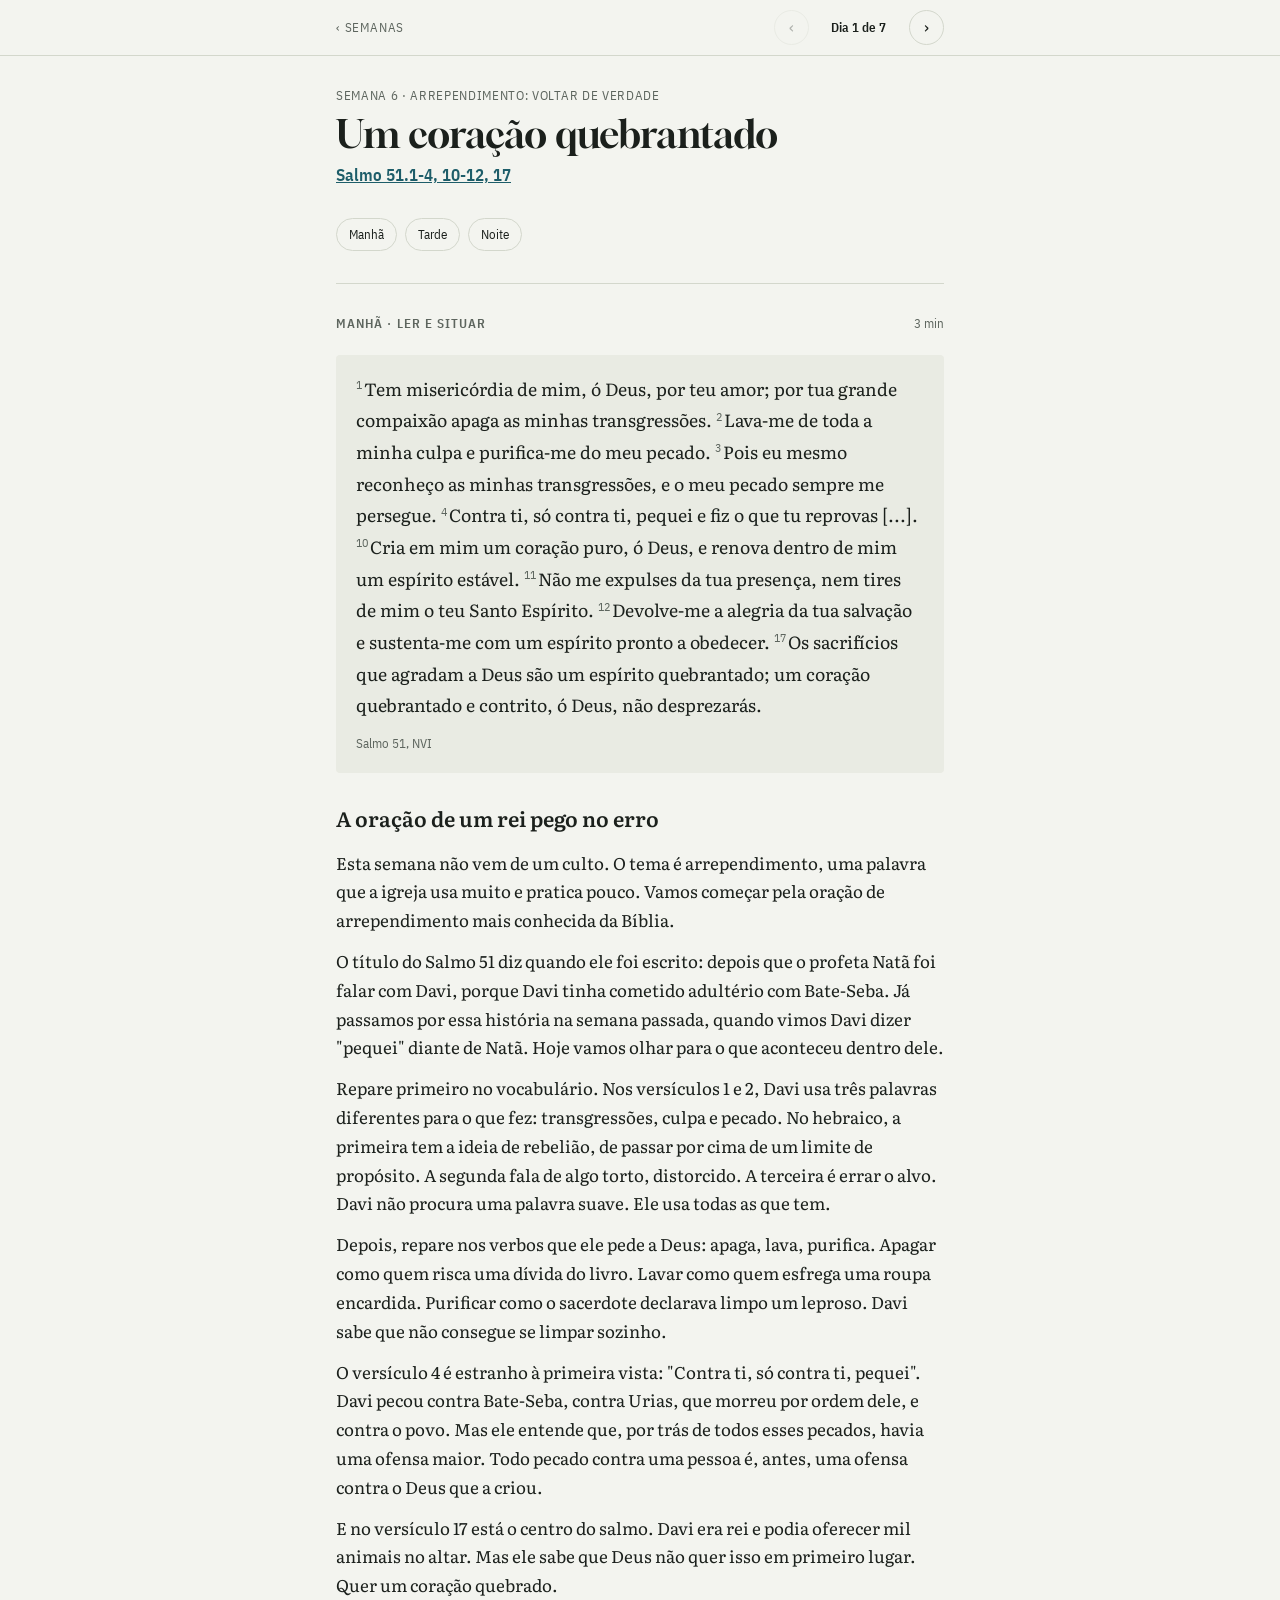
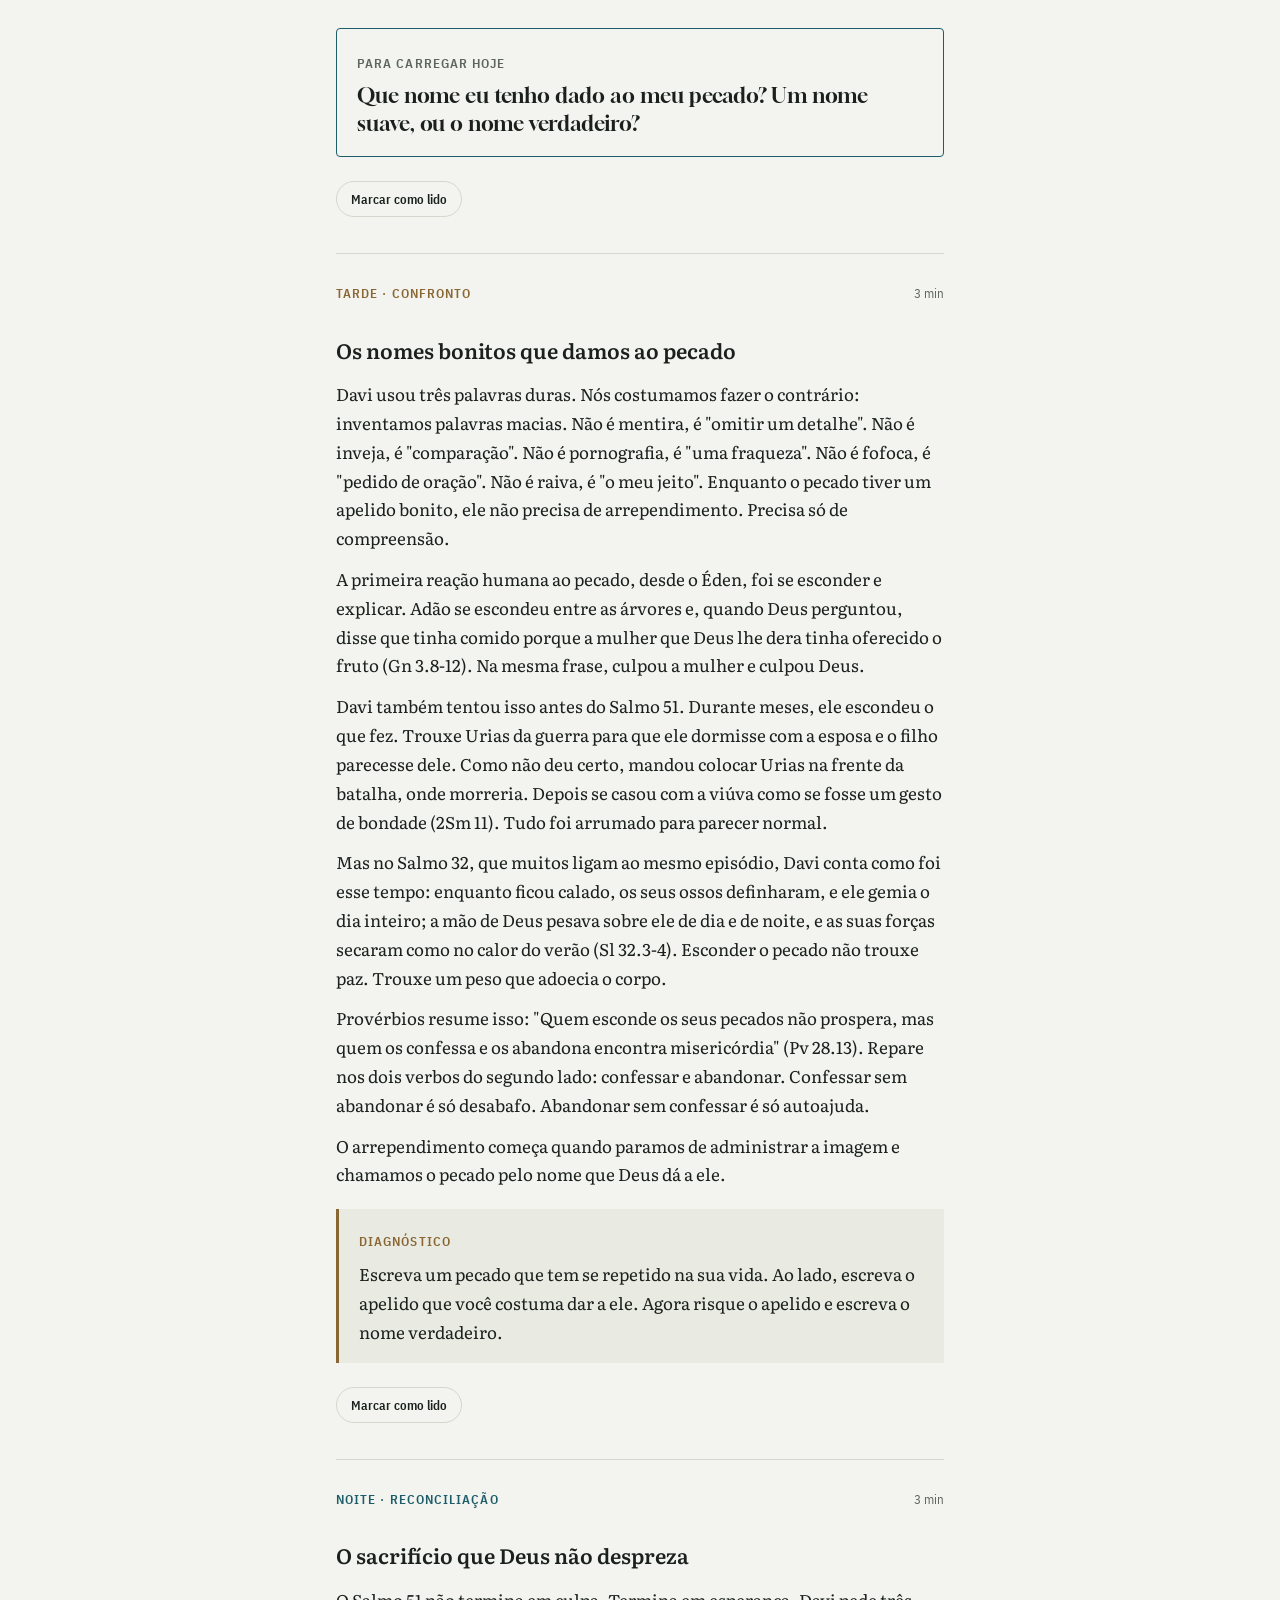
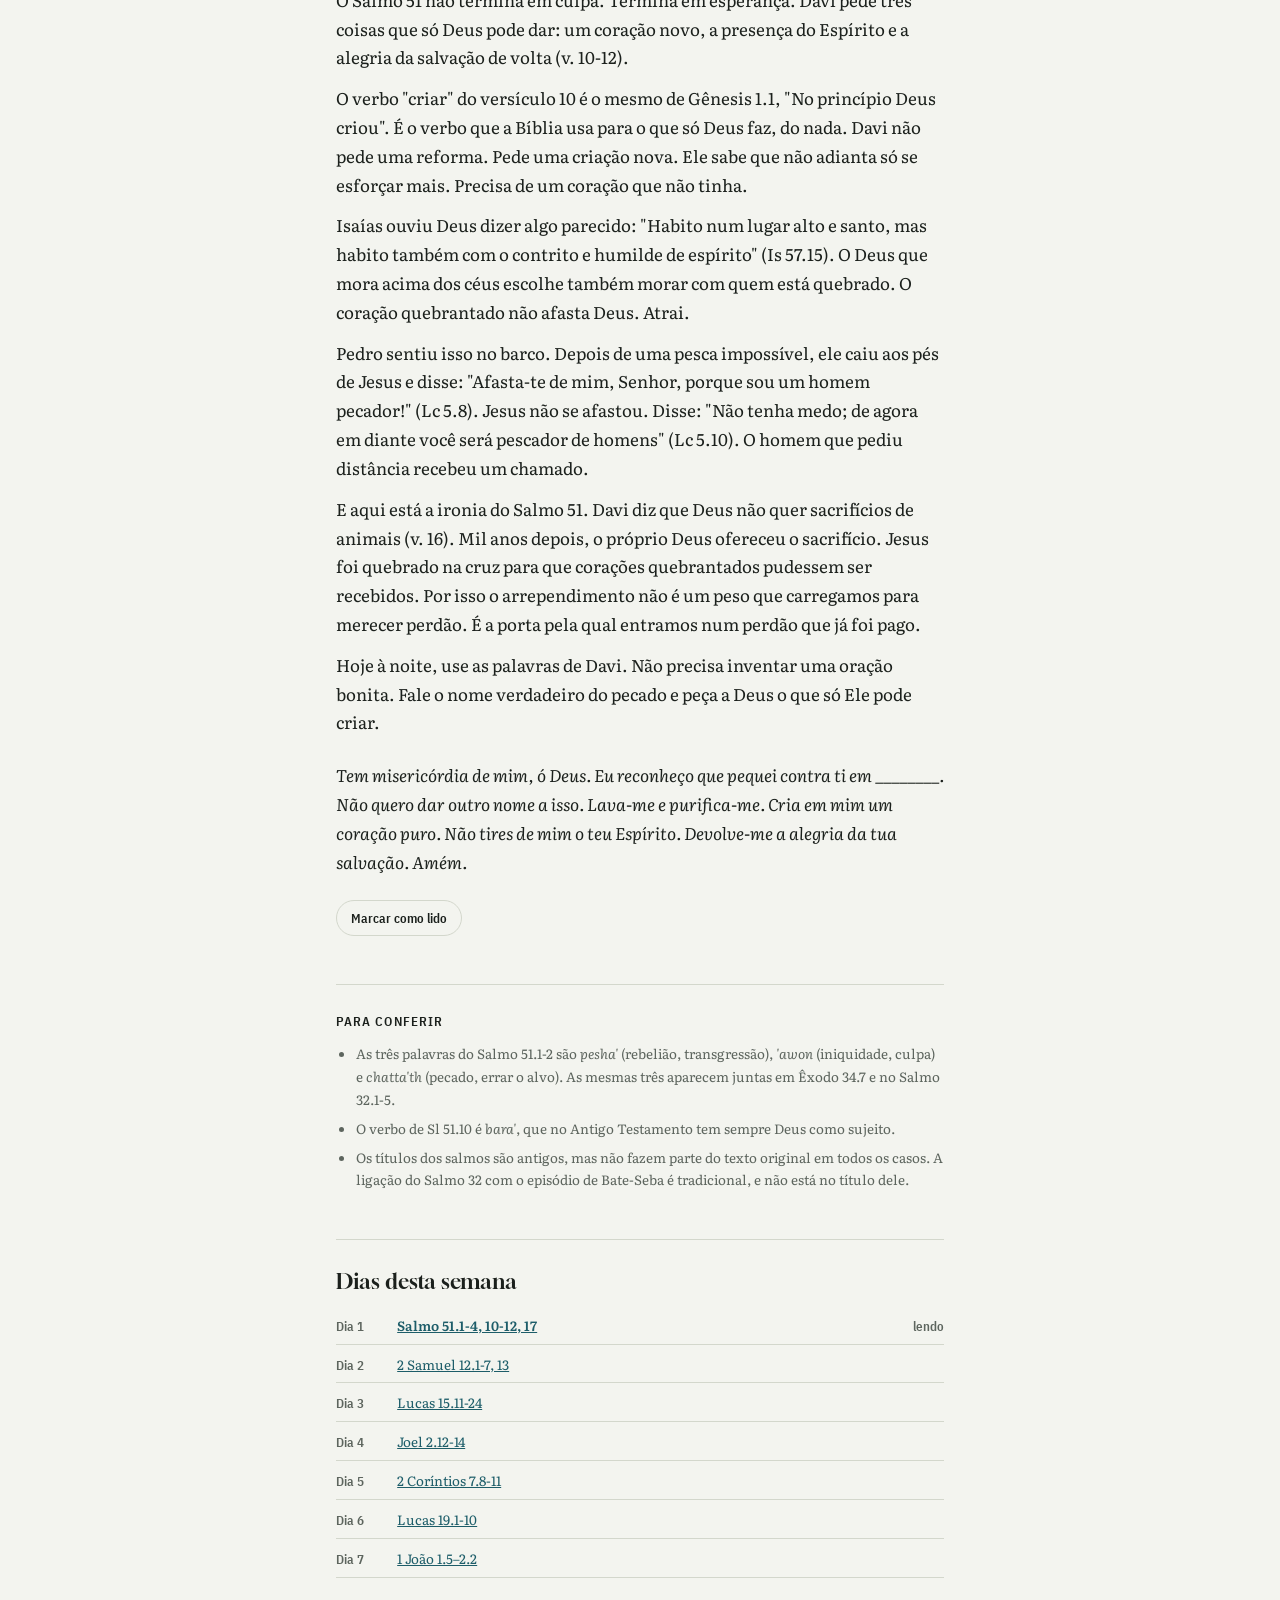
<file: semanas/06.html>
<!doctype html>
<html lang="pt-BR">
<head>
<meta charset="utf-8">
<meta name="viewport" content="width=device-width, initial-scale=1, viewport-fit=cover">
<title>Semana 6: Arrependimento: voltar de verdade · Devocional</title>
<link rel="preconnect" href="https://fonts.googleapis.com">
<link rel="preconnect" href="https://fonts.gstatic.com" crossorigin>
<link rel="stylesheet" href="https://fonts.googleapis.com/css2?family=Gloock&family=Literata:ital,opsz,wght@0,7..72,400;0,7..72,600;1,7..72,400&family=IBM+Plex+Sans+Condensed:wght@500;600&display=swap">
<link rel="stylesheet" href="../assets/estilo.css">
</head>
<body data-semana="06">
<header class="barra">
  <div class="wrap">
    <a class="serie voltar" href="../">‹ Semanas</a>
    <div class="nav">
      <button type="button" id="ant" aria-label="Dia anterior">‹</button>
      <span class="contador" id="contador">Dia 1 de 7</span>
      <button type="button" id="prox" aria-label="Próximo dia">›</button>
    </div>
  </div>
</header>

<main class="wrap" id="conteudo">

<article class="dia" data-n="1">
  <div class="cabeca">
    <span class="data">Semana 6 · Arrependimento: voltar de verdade</span>
    <h1>Um coração quebrantado</h1>
    <span class="ref"><a href="https://www.bibliaonline.com.br/nvi/sl/51" target="_blank" rel="noopener">Salmo 51.1-4, 10-12, 17</a></span>
  </div>
  <nav class="atalhos" aria-label="Janelas do dia">
    <a href="#d1-manha">Manhã <span class="feito" data-feito="1-manha"></span></a>
    <a href="#d1-tarde">Tarde <span class="feito" data-feito="1-tarde"></span></a>
    <a href="#d1-noite">Noite <span class="feito" data-feito="1-noite"></span></a>
  </nav>

  <section class="janela texto" id="d1-manha">
    <div class="janela-topo"><span class="rotulo">Manhã · Ler e situar</span><span class="tempo">3 min</span></div>
    <blockquote class="escritura">
      <sup>1</sup>Tem misericórdia de mim, ó Deus, por teu amor; por tua grande compaixão apaga as minhas transgressões.
      <sup>2</sup>Lava-me de toda a minha culpa e purifica-me do meu pecado.
      <sup>3</sup>Pois eu mesmo reconheço as minhas transgressões, e o meu pecado sempre me persegue.
      <sup>4</sup>Contra ti, só contra ti, pequei e fiz o que tu reprovas [...].
      <sup>10</sup>Cria em mim um coração puro, ó Deus, e renova dentro de mim um espírito estável.
      <sup>11</sup>Não me expulses da tua presença, nem tires de mim o teu Santo Espírito.
      <sup>12</sup>Devolve-me a alegria da tua salvação e sustenta-me com um espírito pronto a obedecer.
      <sup>17</sup>Os sacrifícios que agradam a Deus são um espírito quebrantado; um coração quebrantado e contrito, ó Deus, não desprezarás.
      <span class="fonte">Salmo 51, NVI</span>
    </blockquote>

    <h3>A oração de um rei pego no erro</h3>
    <p>Esta semana não vem de um culto. O tema é arrependimento, uma palavra que a igreja usa muito e pratica pouco. Vamos começar pela oração de arrependimento mais conhecida da Bíblia.</p>
    <p>O título do Salmo 51 diz quando ele foi escrito: depois que o profeta Natã foi falar com Davi, porque Davi tinha cometido adultério com Bate-Seba. Já passamos por essa história na semana passada, quando vimos Davi dizer "pequei" diante de Natã. Hoje vamos olhar para o que aconteceu dentro dele.</p>
    <p>Repare primeiro no vocabulário. Nos versículos 1 e 2, Davi usa três palavras diferentes para o que fez: transgressões, culpa e pecado. No hebraico, a primeira tem a ideia de rebelião, de passar por cima de um limite de propósito. A segunda fala de algo torto, distorcido. A terceira é errar o alvo. Davi não procura uma palavra suave. Ele usa todas as que tem.</p>
    <p>Depois, repare nos verbos que ele pede a Deus: apaga, lava, purifica. Apagar como quem risca uma dívida do livro. Lavar como quem esfrega uma roupa encardida. Purificar como o sacerdote declarava limpo um leproso. Davi sabe que não consegue se limpar sozinho.</p>
    <p>O versículo 4 é estranho à primeira vista: "Contra ti, só contra ti, pequei". Davi pecou contra Bate-Seba, contra Urias, que morreu por ordem dele, e contra o povo. Mas ele entende que, por trás de todos esses pecados, havia uma ofensa maior. Todo pecado contra uma pessoa é, antes, uma ofensa contra o Deus que a criou.</p>
    <p>E no versículo 17 está o centro do salmo. Davi era rei e podia oferecer mil animais no altar. Mas ele sabe que Deus não quer isso em primeiro lugar. Quer um coração quebrado.</p>

    <div class="levar">
      <span class="rotulo">Para carregar hoje</span>
      <p>Que nome eu tenho dado ao meu pecado? Um nome suave, ou o nome verdadeiro?</p>
    </div>
    <button type="button" class="lido" data-lido="1-manha" id="lido-1-manha" aria-pressed="false">Marcar como lido</button>
  </section>

  <section class="janela confronto" id="d1-tarde">
    <div class="janela-topo"><span class="rotulo">Tarde · Confronto</span><span class="tempo">3 min</span></div>
    <h3>Os nomes bonitos que damos ao pecado</h3>
    <p>Davi usou três palavras duras. Nós costumamos fazer o contrário: inventamos palavras macias. Não é mentira, é "omitir um detalhe". Não é inveja, é "comparação". Não é pornografia, é "uma fraqueza". Não é fofoca, é "pedido de oração". Não é raiva, é "o meu jeito". Enquanto o pecado tiver um apelido bonito, ele não precisa de arrependimento. Precisa só de compreensão.</p>
    <p>A primeira reação humana ao pecado, desde o Éden, foi se esconder e explicar. Adão se escondeu entre as árvores e, quando Deus perguntou, disse que tinha comido porque a mulher que Deus lhe dera tinha oferecido o fruto (Gn 3.8-12). Na mesma frase, culpou a mulher e culpou Deus.</p>
    <p>Davi também tentou isso antes do Salmo 51. Durante meses, ele escondeu o que fez. Trouxe Urias da guerra para que ele dormisse com a esposa e o filho parecesse dele. Como não deu certo, mandou colocar Urias na frente da batalha, onde morreria. Depois se casou com a viúva como se fosse um gesto de bondade (2Sm 11). Tudo foi arrumado para parecer normal.</p>
    <p>Mas no Salmo 32, que muitos ligam ao mesmo episódio, Davi conta como foi esse tempo: enquanto ficou calado, os seus ossos definharam, e ele gemia o dia inteiro; a mão de Deus pesava sobre ele de dia e de noite, e as suas forças secaram como no calor do verão (Sl 32.3-4). Esconder o pecado não trouxe paz. Trouxe um peso que adoecia o corpo.</p>
    <p>Provérbios resume isso: "Quem esconde os seus pecados não prospera, mas quem os confessa e os abandona encontra misericórdia" (Pv 28.13). Repare nos dois verbos do segundo lado: confessar e abandonar. Confessar sem abandonar é só desabafo. Abandonar sem confessar é só autoajuda.</p>
    <p>O arrependimento começa quando paramos de administrar a imagem e chamamos o pecado pelo nome que Deus dá a ele.</p>
    <div class="exercicio">
      <span class="rotulo">Diagnóstico</span>
      <p>Escreva um pecado que tem se repetido na sua vida. Ao lado, escreva o apelido que você costuma dar a ele. Agora risque o apelido e escreva o nome verdadeiro.</p>
    </div>
    <button type="button" class="lido" data-lido="1-tarde" id="lido-1-tarde" aria-pressed="false">Marcar como lido</button>
  </section>

  <section class="janela reconciliacao" id="d1-noite">
    <div class="janela-topo"><span class="rotulo">Noite · Reconciliação</span><span class="tempo">3 min</span></div>
    <h3>O sacrifício que Deus não despreza</h3>
    <p>O Salmo 51 não termina em culpa. Termina em esperança. Davi pede três coisas que só Deus pode dar: um coração novo, a presença do Espírito e a alegria da salvação de volta (v. 10-12).</p>
    <p>O verbo "criar" do versículo 10 é o mesmo de Gênesis 1.1, "No princípio Deus criou". É o verbo que a Bíblia usa para o que só Deus faz, do nada. Davi não pede uma reforma. Pede uma criação nova. Ele sabe que não adianta só se esforçar mais. Precisa de um coração que não tinha.</p>
    <p>Isaías ouviu Deus dizer algo parecido: "Habito num lugar alto e santo, mas habito também com o contrito e humilde de espírito" (Is 57.15). O Deus que mora acima dos céus escolhe também morar com quem está quebrado. O coração quebrantado não afasta Deus. Atrai.</p>
    <p>Pedro sentiu isso no barco. Depois de uma pesca impossível, ele caiu aos pés de Jesus e disse: "Afasta-te de mim, Senhor, porque sou um homem pecador!" (Lc 5.8). Jesus não se afastou. Disse: "Não tenha medo; de agora em diante você será pescador de homens" (Lc 5.10). O homem que pediu distância recebeu um chamado.</p>
    <p>E aqui está a ironia do Salmo 51. Davi diz que Deus não quer sacrifícios de animais (v. 16). Mil anos depois, o próprio Deus ofereceu o sacrifício. Jesus foi quebrado na cruz para que corações quebrantados pudessem ser recebidos. Por isso o arrependimento não é um peso que carregamos para merecer perdão. É a porta pela qual entramos num perdão que já foi pago.</p>
    <p>Hoje à noite, use as palavras de Davi. Não precisa inventar uma oração bonita. Fale o nome verdadeiro do pecado e peça a Deus o que só Ele pode criar.</p>
    <p class="oracao">Tem misericórdia de mim, ó Deus. Eu reconheço que pequei contra ti em ________. Não quero dar outro nome a isso. Lava-me e purifica-me. Cria em mim um coração puro. Não tires de mim o teu Espírito. Devolve-me a alegria da tua salvação. Amém.</p>
    <button type="button" class="lido" data-lido="1-noite" id="lido-1-noite" aria-pressed="false">Marcar como lido</button>
  </section>

  <div class="fontes">
    <span class="rotulo">Para conferir</span>
    <ul>
      <li>As três palavras do Salmo 51.1-2 são <em>pesha'</em> (rebelião, transgressão), <em>'awon</em> (iniquidade, culpa) e <em>chatta'th</em> (pecado, errar o alvo). As mesmas três aparecem juntas em Êxodo 34.7 e no Salmo 32.1-5.</li>
      <li>O verbo de Sl 51.10 é <em>bara'</em>, que no Antigo Testamento tem sempre Deus como sujeito.</li>
      <li>Os títulos dos salmos são antigos, mas não fazem parte do texto original em todos os casos. A ligação do Salmo 32 com o episódio de Bate-Seba é tradicional, e não está no título dele.</li>
    </ul>
  </div>
</article>

<article class="dia" data-n="2">
  <div class="cabeca">
    <span class="data">Semana 6 · Arrependimento: voltar de verdade</span>
    <h1>"Você é esse homem!"</h1>
    <span class="ref"><a href="https://www.bibliaonline.com.br/nvi/2sm/12" target="_blank" rel="noopener">2 Samuel 12.1-7, 13</a></span>
  </div>
  <nav class="atalhos" aria-label="Janelas do dia">
    <a href="#d2-manha">Manhã <span class="feito" data-feito="2-manha"></span></a>
    <a href="#d2-tarde">Tarde <span class="feito" data-feito="2-tarde"></span></a>
    <a href="#d2-noite">Noite <span class="feito" data-feito="2-noite"></span></a>
  </nav>

  <section class="janela texto" id="d2-manha">
    <div class="janela-topo"><span class="rotulo">Manhã · Ler e situar</span><span class="tempo">3 min</span></div>
    <blockquote class="escritura">
      <sup>1</sup>E o Senhor enviou Natã a Davi. Ao chegar, ele disse a Davi: "Dois homens viviam numa cidade, um era rico e o outro, pobre.
      <sup>2</sup>O rico possuía muitas ovelhas e bois,
      <sup>3</sup>mas o pobre nada tinha, senão uma cordeirinha que havia comprado. Ele a criou, e ela cresceu com ele e com seus filhos. [...] Era como uma filha para ele.
      <sup>4</sup>Certo dia, chegou um viajante à casa do rico, e este não quis pegar uma de suas próprias ovelhas ou de seus bois para preparar uma refeição para o viajante. Em vez disso, preparou para ele a cordeirinha que pertencia ao pobre".
      <sup>5</sup>Então Davi encheu-se de ira contra o homem e disse a Natã: "Juro pelo nome do Senhor que o homem que fez isso merece a morte!
      <sup>7</sup>"Você é esse homem!", disse Natã a Davi.
      <span class="fonte">2 Samuel 12.1-7, NVI (trechos)</span>
    </blockquote>

    <h3>Uma história para pegar um rei</h3>
    <p>Ontem lemos a oração de Davi. Hoje voltamos um passo, para o momento que levou a ela. Na semana passada vimos o fim desta conversa, quando Davi disse "pequei". Hoje vamos ver como Natã chegou até ali.</p>
    <p>Natã tinha uma tarefa perigosa. Precisava acusar o rei, o homem que tinha acabado de mandar matar um dos seus soldados mais leais para esconder um adultério. Se Davi foi capaz de matar Urias, poderia matar um profeta.</p>
    <p>Natã não começou acusando. Contou uma história. E escolheu bem: Davi tinha sido pastor. Ele sabia o que era cuidar de uma ovelha, carregá-la, protegê-la de leões e ursos (1Sm 17.34-35). A história da cordeirinha que dormia no colo do dono e bebia do seu copo tocou exatamente o lugar onde Davi ainda tinha um coração sensível.</p>
    <p>E funcionou. Davi ficou furioso. Pronunciou a sentença: esse homem merece a morte, e vai pagar quatro vezes o valor da ovelha, como a Lei mandava (Êx 22.1). Davi era um juiz rigoroso. Com os outros.</p>
    <p>Então Natã disse quatro palavras em português, duas em hebraico: "Você é esse homem!". Davi tinha acabado de se condenar com a própria boca.</p>
    <p>Repare em como Davi conseguia ver com clareza o pecado do homem rico da história, e não via o próprio pecado, muito maior. O rico tinha tomado uma ovelha. Davi tinha tomado a esposa de outro homem e a vida dele. Mas foi preciso uma história sobre outra pessoa para que ele enxergasse a si mesmo.</p>

    <div class="levar">
      <span class="rotulo">Para carregar hoje</span>
      <p>Que pecado eu condeno com facilidade nos outros, e talvez esteja praticando de outra forma?</p>
    </div>
    <button type="button" class="lido" data-lido="2-manha" id="lido-2-manha" aria-pressed="false">Marcar como lido</button>
  </section>

  <section class="janela confronto" id="d2-tarde">
    <div class="janela-topo"><span class="rotulo">Tarde · Confronto</span><span class="tempo">3 min</span></div>
    <h3>O cisco e a viga</h3>
    <p>Jesus descreveu exatamente o que aconteceu com Davi: "Por que você repara no cisco que está no olho do seu irmão e não se dá conta da viga que está em seu próprio olho?" (Mt 7.3). A imagem é quase cômica: alguém com uma tora de madeira saindo do olho tentando tirar um grãozinho de poeira do olho de outro.</p>
    <p>Davi não é o único. Judá, filho de Jacó, condenou à fogueira a nora Tamar quando soube que ela estava grávida sem marido. Mas Tamar mandou a ele o selo, o cordão e o cajado do homem que a tinha engravidado: eram de Judá. E ele teve de admitir: "Ela é mais justa do que eu" (Gn 38.24-26).</p>
    <p>Paulo explica por que isso acontece: "Portanto, você, que julga os outros é indesculpável; pois está condenando a si mesmo naquilo em que julga, visto que você, que julga, pratica as mesmas coisas" (Rm 2.1). Muitas vezes, a coisa que mais nos irrita nos outros é exatamente o que não enfrentamos em nós.</p>
    <p>Isso é sério para quem já está na igreja há tempo. Quanto mais conhecemos a Bíblia, mais fácil fica apontar o erro dos outros. Nós sabemos reconhecer o pecado do político, do colega que mente, do irmão que caiu, do pastor que errou. E ficamos indignados, como Davi. A indignação pode até ser justa. O problema é quando ela se torna um jeito de não olhar para dentro.</p>
    <p>E repare como Deus foi bom com Davi. Ele mandou um profeta. Davi passou quase um ano escondendo o pecado, e Deus não o deixou em paz. O confronto de Natã foi um ato de amor. Se Deus tivesse ficado em silêncio, Davi teria morrido endurecido.</p>
    <p>Quem é o Natã da sua vida? Quando alguém aponta o seu erro, você agradece ou se defende?</p>
    <div class="exercicio">
      <span class="rotulo">Diagnóstico</span>
      <p>Escreva o defeito alheio que mais irrita você. Agora pergunte com honestidade: há algo parecido em mim, ainda que em outra forma? Depois, pense numa crítica que você recebeu e rejeitou. Ela tinha alguma verdade?</p>
    </div>
    <button type="button" class="lido" data-lido="2-tarde" id="lido-2-tarde" aria-pressed="false">Marcar como lido</button>
  </section>

  <section class="janela reconciliacao" id="d2-noite">
    <div class="janela-topo"><span class="rotulo">Noite · Reconciliação</span><span class="tempo">3 min</span></div>
    <h3>"Onde está você?"</h3>
    <p>Davi tinha duas opções diante de Natã. Podia fazer o que Saul fez quando Samuel o confrontou: justificar-se e, por fim, pedir apenas para não ser envergonhado diante dos líderes do povo (1Sm 15.20-30). Ou podia se render.</p>
    <p>Ele se rendeu: "Pequei contra o Senhor" (2Sm 12.13). Sem desculpa, sem explicação, sem dizer que Bate-Seba estava no telhado. E Natã respondeu na hora: "O Senhor perdoou o seu pecado. Você não morrerá". Davi tinha acabado de dizer que o homem da história merecia a morte. Deus disse que Davi não morreria.</p>
    <p>Isso não apagou as consequências. O filho de Bate-Seba morreu, e a família de Davi sofreu com a violência por anos. O perdão não é uma borracha que desfaz tudo. Mas o relacionamento com Deus foi restaurado. E Deus ainda deu a Davi e a Bate-Seba um outro filho, Salomão, a quem o próprio Senhor chamou de Jedidias, que quer dizer "amado do Senhor" (2Sm 12.24-25). Da casa do pecado nasceu um filho amado, da linhagem de Jesus (Mt 1.6).</p>
    <p>Lá no Éden, depois do primeiro pecado, Deus não mandou um raio. Foi procurar o homem e perguntou: "Onde está você?" (Gn 3.9). Deus sabia onde Adão estava. A pergunta era um convite para que ele saísse do esconderijo. Natã foi essa mesma pergunta para Davi.</p>
    <p>Talvez hoje o Espírito esteja fazendo essa pergunta para você. O confronto é desconfortável, mas é a voz de um Pai que vem procurar o filho escondido. Ele não vem para esmagar quem se rende. Vem para levantar.</p>
    <p class="oracao">Senhor, eu tenho sido rápido para julgar os outros e lento para enxergar a mim mesmo. Tu me perguntas onde estou, e eu quero sair do esconderijo. Eu sou esse homem, essa mulher, em ________. Pequei contra ti. Obrigado por mandares quem me confronte. Perdoa-me e restaura-me. Amém.</p>
    <button type="button" class="lido" data-lido="2-noite" id="lido-2-noite" aria-pressed="false">Marcar como lido</button>
  </section>

  <div class="fontes">
    <span class="rotulo">Para conferir</span>
    <ul>
      <li>"Você é esse homem!" traduz em hebraico <em>'attah ha'ish</em>, literalmente "tu, o homem".</li>
      <li>Êxodo 22.1 manda devolver quatro ovelhas por uma ovelha roubada e abatida. Alguns veem uma relação entre essa sentença e as quatro tragédias que vieram depois na família de Davi (o filho do adultério, Amnom, Absalão e Adonias), mas o texto não faz essa conta.</li>
      <li>O "quase um ano" de silêncio é uma estimativa: o filho já tinha nascido quando Natã veio (2Sm 11.27; 12.14).</li>
    </ul>
  </div>
</article>

<article class="dia" data-n="3">
  <div class="cabeca">
    <span class="data">Semana 6 · Arrependimento: voltar de verdade</span>
    <h1>Caindo em si</h1>
    <span class="ref"><a href="https://www.bibliaonline.com.br/nvi/lc/15" target="_blank" rel="noopener">Lucas 15.11-24</a></span>
  </div>
  <nav class="atalhos" aria-label="Janelas do dia">
    <a href="#d3-manha">Manhã <span class="feito" data-feito="3-manha"></span></a>
    <a href="#d3-tarde">Tarde <span class="feito" data-feito="3-tarde"></span></a>
    <a href="#d3-noite">Noite <span class="feito" data-feito="3-noite"></span></a>
  </nav>

  <section class="janela texto" id="d3-manha">
    <div class="janela-topo"><span class="rotulo">Manhã · Ler e situar</span><span class="tempo">3 min</span></div>
    <blockquote class="escritura">
      <sup>17</sup>Caindo em si, ele disse: "Quantos empregados de meu pai têm comida de sobra, e eu aqui, morrendo de fome!
      <sup>18</sup>Eu me porei a caminho e voltarei para meu pai, e lhe direi: Pai, pequei contra o céu e contra ti.
      <sup>19</sup>Não sou mais digno de ser chamado teu filho; trata-me como um dos teus empregados".
      <sup>20</sup>A seguir, levantou-se e foi para seu pai. Estando ainda longe, seu pai o viu e, cheio de compaixão, correu para seu filho, e o abraçou e beijou.
      <span class="fonte">Lucas 15.17-20, NVI</span>
    </blockquote>

    <h3>A herança antes da hora</h3>
    <p>Leia a história inteira em Lucas 15.11-32 antes de seguir. Hoje vamos ficar com o filho mais novo. O mais velho fica para outro dia.</p>
    <p>Jesus contou essa parábola porque os fariseus reclamavam que Ele recebia pecadores e comia com eles (Lc 15.1-2). Antes dela, contou outras duas: a da ovelha perdida e a da moeda perdida. As três terminam com festa.</p>
    <p>O pedido do filho mais novo era chocante para quem ouvia. No mundo de Jesus, a herança era dividida quando o pai morria. Pedir a parte antes era como dizer: "Eu quero o que é seu, mas não quero você. Para mim, você já pode estar morto". E ainda vendeu tudo, porque partiu levando o dinheiro para longe (v. 13). Uma família de agricultores perdia ali parte da terra que tinha passado de geração em geração.</p>
    <p>Na terra distante, ele gastou tudo. Veio a fome, e ele foi cuidar de porcos. Para um judeu, porco era animal impuro. Não podia comer nem tocar. E ele chegou a desejar a comida dos porcos, e ninguém lhe dava nada (v. 15-16). Do filho de um homem rico para alguém com menos valor que os animais.</p>
    <p>Então vem a frase central: "Caindo em si". No original, a expressão é algo como "voltando a si mesmo". É como se, durante todo esse tempo, ele estivesse fora de si, vivendo uma ilusão. A fome e a sujeira o fizeram enxergar a realidade.</p>
    <p>Mas repare no que ele planeja dizer: "trata-me como um dos teus empregados". Ele ainda acha que vai precisar trabalhar para pagar a dívida. Ele volta, mas com um plano de merecimento. Ainda não conhece o coração do pai.</p>

    <div class="levar">
      <span class="rotulo">Para carregar hoje</span>
      <p>Em que área da minha vida eu tenho vivido "fora de mim", tratando a Deus como se só quisesse o que Ele dá?</p>
    </div>
    <button type="button" class="lido" data-lido="3-manha" id="lido-3-manha" aria-pressed="false">Marcar como lido</button>
  </section>

  <section class="janela confronto" id="d3-tarde">
    <div class="janela-topo"><span class="rotulo">Tarde · Confronto</span><span class="tempo">3 min</span></div>
    <h3>Voltar arrependido ou voltar com fome</h3>
    <p>Há uma pergunta honesta a fazer sobre o filho mais novo: ele se arrependeu ou só estava com fome? O texto não diz que ele sentia saudade do pai. Diz que os empregados do pai tinham comida de sobra. A motivação dele começou na barriga.</p>
    <p>Isso é mais comum do que gostamos de admitir. Muita gente "volta para Deus" quando o dinheiro acaba, quando o casamento desmorona, quando chega o diagnóstico. E Deus recebe, como o pai recebeu. Mas a pergunta é o que acontece depois que a fome passa.</p>
    <p>O profeta Oseias denunciou exatamente isso. O povo dizia: "Venham, voltemos para o Senhor. Ele nos despedaçou, mas nos trará cura" (Os 6.1). Parece um belo arrependimento. Mas Deus respondeu: "O amor de vocês é como a neblina da manhã, como o orvalho que cedo evapora" (Os 6.4). Era um arrependimento de crise. Quando a crise passava, o amor sumia.</p>
    <p>Faraó é o exemplo mais claro. A cada praga, ele chamava Moisés e dizia que tinha pecado, que soltaria o povo. Quando a praga acabava, ele endurecia o coração de novo (Êx 9.27-35). Isso aconteceu várias vezes. Ele se arrependia do sofrimento, não do pecado.</p>
    <p>O sinal de um arrependimento verdadeiro aparece depois da crise. Quando a dor passa, você continua buscando a Deus, ou volta para o mesmo lugar? Lamentações diz: "Examinemos e coloquemos à prova os nossos caminhos, e depois voltemos ao Senhor" (Lm 3.40). Antes de voltar, é preciso olhar o caminho que nos levou para longe.</p>
    <p>Mesmo assim, há uma graça escondida na história do filho mais novo. A motivação dele era imperfeita, mas ele se levantou e foi. Deus não espera que os nossos motivos estejam puros para nos receber. Ele purifica os motivos no caminho.</p>
    <div class="exercicio">
      <span class="rotulo">Diagnóstico</span>
      <p>Lembre-se da última vez que você se aproximou de Deus numa crise. Quando a crise passou, o que aconteceu com a sua busca? Escreva com honestidade.</p>
    </div>
    <button type="button" class="lido" data-lido="3-tarde" id="lido-3-tarde" aria-pressed="false">Marcar como lido</button>
  </section>

  <section class="janela reconciliacao" id="d3-noite">
    <div class="janela-topo"><span class="rotulo">Noite · Reconciliação</span><span class="tempo">3 min</span></div>
    <h3>O pai que corre</h3>
    <p>"Estando ainda longe, seu pai o viu." Se o pai viu o filho de longe, é porque estava olhando para a estrada. Todos os dias. Ele não tinha esquecido o filho.</p>
    <p>E então o pai fez algo que nenhum homem respeitado fazia naquela cultura: correu. Um senhor de idade, dono de terras, levantando a barra da túnica e correndo pela estrada. Era uma cena constrangedora. Alguns estudiosos pensam que ele correu também para chegar ao filho antes dos vizinhos, que poderiam humilhá-lo ou expulsá-lo por ter desonrado a família. O pai recebeu a vergonha no lugar do filho.</p>
    <p>Repare no que aconteceu com o discurso que o filho tinha preparado. Ele começou: "Pai, pequei contra o céu e contra ti. Não sou mais digno de ser chamado teu filho" (v. 21). E parou ali. Não chegou a dizer "trata-me como um dos teus empregados". O pai o interrompeu e mandou trazer a melhor roupa, um anel e sandálias (v. 22). A roupa era de honra. O anel, provavelmente, de autoridade. As sandálias eram de filho, porque empregados andavam descalços. O pai não aceitou o plano de merecimento.</p>
    <p>Por meio de Oseias, Deus disse ao povo: "Volte, ó Israel, para o Senhor, o seu Deus. Seus pecados causaram a sua queda!" (Os 14.1). E logo prometeu: "Eu curarei a infidelidade deles e os amarei de todo o meu coração" (Os 14.4).</p>
    <p>É isso que Jesus queria que os fariseus entendessem, e que nós entendamos. O arrependimento não é o preço que pagamos para Deus nos aceitar de volta. É o caminho de volta para casa. E, quando damos o primeiro passo, descobrimos que o Pai já estava correndo em nossa direção.</p>
    <p class="oracao">Pai, eu fui para longe em ________. Gastei o que tu me deste vivendo como se não precisasse de ti. Quero voltar, e confesso que às vezes volto mais pela fome do que pelo amor. Purifica os meus motivos no caminho. Obrigado porque corres ao meu encontro. Amém.</p>
    <button type="button" class="lido" data-lido="3-noite" id="lido-3-noite" aria-pressed="false">Marcar como lido</button>
  </section>

  <div class="fontes">
    <span class="rotulo">Para conferir</span>
    <ul>
      <li>"Caindo em si" traduz <em>eis heauton de elthōn</em>, literalmente "tendo vindo para si mesmo".</li>
      <li>A ideia de que pedir a herança equivalia a desejar a morte do pai, e de que o pai correu para proteger o filho dos vizinhos, vem principalmente do estudioso Kenneth Bailey, que estudou costumes de aldeias do Oriente Médio. É uma leitura bem aceita, mas o texto não diz isso diretamente.</li>
      <li>Deuteronômio 21.17 dava ao filho mais velho uma porção dobrada. Assim, a parte do mais novo seria cerca de um terço dos bens.</li>
    </ul>
  </div>
</article>

<article class="dia" data-n="4">
  <div class="cabeca">
    <span class="data">Semana 6 · Arrependimento: voltar de verdade</span>
    <h1>Rasguem o coração</h1>
    <span class="ref"><a href="https://www.bibliaonline.com.br/nvi/jl/2" target="_blank" rel="noopener">Joel 2.12-14</a></span>
  </div>
  <nav class="atalhos" aria-label="Janelas do dia">
    <a href="#d4-manha">Manhã <span class="feito" data-feito="4-manha"></span></a>
    <a href="#d4-tarde">Tarde <span class="feito" data-feito="4-tarde"></span></a>
    <a href="#d4-noite">Noite <span class="feito" data-feito="4-noite"></span></a>
  </nav>

  <section class="janela texto" id="d4-manha">
    <div class="janela-topo"><span class="rotulo">Manhã · Ler e situar</span><span class="tempo">3 min</span></div>
    <blockquote class="escritura">
      <sup>12</sup>"Agora, porém", declara o Senhor, "voltem-se para mim de todo o coração, com jejum, lamento e pranto."
      <sup>13</sup>Rasguem o coração, e não as vestes. Voltem-se para o Senhor, o seu Deus, pois ele é misericordioso e compassivo, muito paciente e cheio de amor; arrepende-se, e não envia a desgraça.
      <sup>14</sup>Talvez ele volte atrás, arrependa-se, e deixe para trás uma bênção [...].
      <span class="fonte">Joel 2.12-14, NVI</span>
    </blockquote>

    <h3>Depois dos gafanhotos</h3>
    <p>O livro de Joel começa com um desastre. Uma praga de gafanhotos tinha destruído Judá. Joel descreve as ondas: o que um tipo de gafanhoto deixou, outro comeu, e o que este deixou, um terceiro devorou (Jl 1.4). As videiras e as figueiras ficaram peladas, as cascas das árvores foram roídas até a madeira branca (Jl 1.7). Não sobrou trigo para fazer as ofertas no templo.</p>
    <p>Para um povo que vivia da terra, aquilo era fome, ruína, morte. E Joel lê o desastre como um aviso de algo ainda maior que estava vindo: o "dia do Senhor", um dia de juízo.</p>
    <p>Então, no meio da ameaça, vem a palavra: "Agora, porém". Ainda dá tempo. Deus chama o povo para voltar.</p>
    <p>Joel não diz que as práticas externas são inúteis. Ele fala de jejum, lamento e pranto. Logo depois, manda tocar a trombeta, convocar uma assembleia, reunir até os bebês e os recém-casados, e os sacerdotes devem chorar entre o pórtico e o altar (Jl 2.15-17). É um arrependimento público, coletivo, visível.</p>
    <p>Mas no centro de tudo está o versículo 13: "Rasguem o coração, e não as vestes". Rasgar as roupas era o gesto tradicional de luto e de dor em Israel. Jacó rasgou as roupas quando achou que José tinha morrido (Gn 37.34). Josué rasgou as dele depois de Ai (Js 7.6). Era um sinal forte. Mas podia virar só um gesto. Joel diz: o que Deus quer ver rasgado é o coração.</p>
    <p>E o motivo para voltar não é o medo. É quem Deus é: misericordioso, compassivo, paciente, cheio de amor. São as mesmas palavras com que Deus se apresentou a Moisés no Sinai (Êx 34.6).</p>

    <div class="levar">
      <span class="rotulo">Para carregar hoje</span>
      <p>O meu arrependimento tem sido de roupa rasgada ou de coração rasgado?</p>
    </div>
    <button type="button" class="lido" data-lido="4-manha" id="lido-4-manha" aria-pressed="false">Marcar como lido</button>
  </section>

  <section class="janela confronto" id="d4-tarde">
    <div class="janela-topo"><span class="rotulo">Tarde · Confronto</span><span class="tempo">3 min</span></div>
    <h3>Religião de roupa rasgada</h3>
    <p>O perigo que Joel denuncia não é a falta de religião. É uma religião cheia de gestos e vazia por dentro. As roupas rasgadas se veem. O coração rasgado só Deus vê.</p>
    <p>Isaías ouviu a reclamação do povo: "Por que jejuamos, e não viste? Por que nos humilhamos, e não reparaste?" (Is 58.3). O povo jejuava e achava que Deus estava em dívida com ele. Deus respondeu: no dia do jejum, vocês fazem o que bem entendem e exploram os seus empregados. Jejuam, mas brigam e dão murros (Is 58.3-4). E disse qual era o jejum que Ele queria: soltar as correntes da injustiça, repartir o pão com o faminto, abrigar o pobre, vestir o nu (Is 58.6-7).</p>
    <p>Jesus disse algo parecido sobre os fariseus que jejuavam com cara triste para que todos vissem (Mt 6.16). E, em outro momento, contou a história de um fariseu que orava no templo agradecendo a Deus por não ser como os outros homens, e de um cobrador de impostos que nem levantava os olhos, batia no peito e dizia: "Deus, tem misericórdia de mim, que sou pecador" (Lc 18.13). Foi o segundo que voltou para casa justificado.</p>
    <p>Hoje, a roupa rasgada pode ter outras formas. Chorar no culto e não mudar nada na segunda. Postar um versículo sobre arrependimento e continuar na mesma. Ir ao altar todo domingo pelo mesmo pecado, sem nunca tomar uma decisão concreta. Pedir perdão a Deus e nunca pedir perdão à pessoa que foi ferida. Todas essas coisas parecem arrependimento. Nenhuma delas exige que o coração seja rasgado.</p>
    <p>A pergunta de Joel é para quem está dentro da igreja, não fora. Os que estavam no templo, os sacerdotes e o povo da aliança, eram os chamados a rasgar o coração.</p>
    <div class="exercicio">
      <span class="rotulo">Diagnóstico</span>
      <p>Pense na última vez que você se emocionou numa oração ou num culto por causa de um pecado. Escreva o que mudou de concreto depois disso. Se nada mudou, escreva uma decisão prática que mostraria um coração rasgado.</p>
    </div>
    <button type="button" class="lido" data-lido="4-tarde" id="lido-4-tarde" aria-pressed="false">Marcar como lido</button>
  </section>

  <section class="janela reconciliacao" id="d4-noite">
    <div class="janela-topo"><span class="rotulo">Noite · Reconciliação</span><span class="tempo">3 min</span></div>
    <h3>O Deus que restitui os anos</h3>
    <p>O povo voltou. E Joel registra a resposta de Deus: "Então o Senhor mostrou zelo por sua terra e teve piedade do seu povo" (Jl 2.18). O que vem depois é uma das promessas mais bonitas do Antigo Testamento: "Vou compensá-los pelos anos de colheitas que os gafanhotos destruíram" (Jl 2.25).</p>
    <p>Repare: Deus promete devolver anos. Não só a colheita do ano que vem. Os anos perdidos. O tempo que os gafanhotos comeram.</p>
    <p>Muitos de nós carregam anos comidos pelo pecado. Anos de um vício, de um relacionamento errado, de uma rebeldia, de uma frieza espiritual. Olhamos para trás e vemos videiras peladas. E achamos que esse tempo está perdido para sempre.</p>
    <p>Deus não volta o relógio. Mas Ele é capaz de fazer frutificar o que parecia morto e transformar o tempo perdido em testemunho. Pedro negou Jesus três vezes. Depois da ressurreição, Jesus perguntou a ele três vezes se o amava e três vezes lhe confiou as ovelhas (Jo 21.15-17). Cada negação recebeu uma restauração.</p>
    <p>E Joel não para nos gafanhotos. Logo em seguida vem a promessa que Pedro citou no dia de Pentecostes: "derramarei do meu Espírito sobre todos os povos" (Jl 2.28; At 2.17). O arrependimento não leva só ao perdão. Leva a um derramamento. E foi ao ouvir essa pregação que três mil pessoas perguntaram o que deviam fazer, e Pedro respondeu: "Arrependam-se" (At 2.37-38).</p>
    <p>Hoje à noite, não rasgue a roupa. Rasgue o coração diante de um Deus que é paciente e cheio de amor.</p>
    <p class="oracao">Senhor, eu tenho rasgado as roupas e mantido o coração inteiro. Hoje eu volto para ti de verdade, por causa de ________. Tu és misericordioso e compassivo. Restitui os anos que os gafanhotos comeram. Derrama o teu Espírito sobre mim. Amém.</p>
    <button type="button" class="lido" data-lido="4-noite" id="lido-4-noite" aria-pressed="false">Marcar como lido</button>
  </section>

  <div class="fontes">
    <span class="rotulo">Para conferir</span>
    <ul>
      <li>A data de Joel é muito discutida. Propostas vão do século 9 ao século 4 a.C., porque o livro não cita nenhum rei.</li>
      <li>Os quatro nomes de gafanhoto em Joel 1.4 podem ser espécies diferentes ou fases da vida do mesmo inseto. Os estudiosos não chegaram a um acordo.</li>
      <li>A fórmula de Êxodo 34.6 ("compassivo e misericordioso, paciente, cheio de amor") aparece em vários textos do Antigo Testamento, como Números 14.18, Neemias 9.17, Salmo 103.8 e Jonas 4.2.</li>
    </ul>
  </div>
</article>

<article class="dia" data-n="5">
  <div class="cabeca">
    <span class="data">Semana 6 · Arrependimento: voltar de verdade</span>
    <h1>Duas tristezas</h1>
    <span class="ref"><a href="https://www.bibliaonline.com.br/nvi/2co/7" target="_blank" rel="noopener">2 Coríntios 7.8-11</a></span>
  </div>
  <nav class="atalhos" aria-label="Janelas do dia">
    <a href="#d5-manha">Manhã <span class="feito" data-feito="5-manha"></span></a>
    <a href="#d5-tarde">Tarde <span class="feito" data-feito="5-tarde"></span></a>
    <a href="#d5-noite">Noite <span class="feito" data-feito="5-noite"></span></a>
  </nav>

  <section class="janela texto" id="d5-manha">
    <div class="janela-topo"><span class="rotulo">Manhã · Ler e situar</span><span class="tempo">3 min</span></div>
    <blockquote class="escritura">
      <sup>9</sup>Agora, porém, me alegro, não porque vocês foram entristecidos, mas porque a tristeza os levou ao arrependimento. Pois vocês se entristeceram como Deus desejava e de forma alguma foram prejudicados por nossa causa.
      <sup>10</sup>A tristeza segundo Deus não produz remorso, mas sim um arrependimento que leva à salvação, e a tristeza segundo o mundo produz morte.
      <sup>11</sup>Vejam o que esta tristeza segundo Deus produziu em vocês: que dedicação, que desculpas, que indignação, que temor, que saudade, que preocupação, que desejo de ver a justiça feita!
      <span class="fonte">2 Coríntios 7.9-11, NVI</span>
    </blockquote>

    <h3>Uma carta que doeu</h3>
    <p>A relação de Paulo com a igreja de Corinto foi difícil. Ele fundou a igreja, ficou ali um ano e meio (At 18.11) e depois acompanhou os problemas de longe: divisões, imoralidade, processos entre irmãos, confusão no culto.</p>
    <p>Em algum momento, Paulo fez uma visita que ele mesmo chamou de "dolorosa" (2Co 2.1). Parece que alguém na igreja o ofendeu publicamente, e a igreja não fez nada. Depois disso, Paulo escreveu uma carta dura, "com grande aflição e angústia de coração, e com muitas lágrimas" (2Co 2.4). Essa carta provavelmente se perdeu.</p>
    <p>Paulo ficou aflito sem saber como ela tinha sido recebida. Chegou a deixar uma boa oportunidade de pregar em Trôade porque não tinha paz no espírito (2Co 2.12-13). Até que Tito chegou com a notícia: a igreja tinha recebido a carta e se arrependido (2Co 7.6-7).</p>
    <p>No versículo 8, Paulo confessa algo bem humano: ele chegou a se arrepender de ter mandado a carta. Mas agora estava alegre. Não porque a igreja sofreu, e sim porque o sofrimento produziu arrependimento.</p>
    <p>E então ele faz a distinção que dá nome ao dia de hoje: existem duas tristezas. A tristeza segundo Deus leva ao arrependimento e à salvação. A tristeza segundo o mundo produz morte. As duas doem. As duas podem fazer chorar. Mas uma leva para a vida e a outra, para a morte.</p>
    <p>O versículo 11 lista sete frutos que a tristeza segundo Deus produziu nos coríntios: dedicação, desculpas, indignação, temor, saudade, preocupação e desejo de justiça. Não foi só emoção. Foi movimento. A igreja se mexeu para consertar o que estava errado.</p>

    <div class="levar">
      <span class="rotulo">Para carregar hoje</span>
      <p>A minha tristeza pelo pecado tem me levado a me mexer, ou só a me sentir mal?</p>
    </div>
    <button type="button" class="lido" data-lido="5-manha" id="lido-5-manha" aria-pressed="false">Marcar como lido</button>
  </section>

  <section class="janela confronto" id="d5-tarde">
    <div class="janela-topo"><span class="rotulo">Tarde · Confronto</span><span class="tempo">3 min</span></div>
    <h3>Pedro e Judas na mesma noite</h3>
    <p>Na noite em que Jesus foi preso, dois discípulos falharam com Ele. Os dois sentiram uma tristeza profunda. Os dois terminaram de forma completamente diferente.</p>
    <p>Judas traiu Jesus por trinta moedas de prata. Quando viu que Jesus tinha sido condenado, ficou com remorso. Devolveu o dinheiro aos chefes dos sacerdotes e disse: "Pequei, pois traí sangue inocente" (Mt 27.4). Repare: ele disse "pequei", a mesma palavra de Davi. Reconheceu o erro. Tentou devolver o dinheiro. Mas os sacerdotes responderam que aquilo era problema dele. Judas jogou as moedas no templo, saiu e se enforcou (Mt 27.5).</p>
    <p>Pedro negou Jesus três vezes, com juramento e maldição, dizendo que nem conhecia o homem. Quando o galo cantou, ele se lembrou da palavra de Jesus, saiu dali e chorou amargamente (Mt 26.75). Lucas acrescenta um detalhe que corta o coração: no momento do canto do galo, "o Senhor voltou-se e olhou diretamente para Pedro" (Lc 22.61).</p>
    <p>Qual foi a diferença? Os dois choraram. Os dois reconheceram o erro. A diferença é para onde cada um levou a sua tristeza. Judas levou a culpa aos sacerdotes, e depois para dentro de si mesmo. Ficou sozinho com ela até ela o matar. Pedro, depois de chorar, continuou perto dos discípulos (Jo 20.2), correu ao túmulo vazio e, quando viu Jesus na praia, pulou na água para chegar mais rápido (Jo 21.7).</p>
    <p>A tristeza do mundo olha para o próprio fracasso e diz: "não tem jeito". Ela gira em torno de mim: a minha vergonha, a minha imagem, o que vão pensar de mim. A tristeza segundo Deus olha para o próprio fracasso e corre para Jesus.</p>
    <p>Cuidado com um engano: sentir-se muito mal não é prova de arrependimento. Judas se sentiu pior do que qualquer um. Às vezes ficamos remoendo a culpa achando que estamos sendo espirituais, quando estamos só nos castigando no lugar de crer no perdão.</p>
    <div class="exercicio">
      <span class="rotulo">Diagnóstico</span>
      <p>Pense num pecado do qual você se envergonha muito. Quando você pensa nele, para onde a culpa leva você: para dentro de si, num ciclo de autopunição, ou para perto de Jesus? Escreva o que você costuma fazer com essa culpa.</p>
    </div>
    <button type="button" class="lido" data-lido="5-tarde" id="lido-5-tarde" aria-pressed="false">Marcar como lido</button>
  </section>

  <section class="janela reconciliacao" id="d5-noite">
    <div class="janela-topo"><span class="rotulo">Noite · Reconciliação</span><span class="tempo">3 min</span></div>
    <h3>Sem remorso</h3>
    <p>Repare numa expressão do versículo 10: a tristeza segundo Deus "não produz remorso". Pode parecer estranho. Arrepender-se não é exatamente sentir remorso?</p>
    <p>Não. O remorso é a dor que fica mordendo por dentro, sem fim, sem saída. A própria palavra vem do latim e quer dizer "morder de novo". O arrependimento verdadeiro dói, mas a dor termina num lugar: no perdão. Depois de se arrepender de verdade, você não precisa ficar se mordendo pelo resto da vida.</p>
    <p>Pedro chorou amargamente naquela noite. Mas algumas semanas depois, estava de pé em Jerusalém, pregando para milhares de pessoas. E pregou justamente sobre o Jesus que ele tinha negado (At 2.14, 36). Ele não ficou preso à negação. A tristeza o levou a Jesus, e Jesus o devolveu ao chamado.</p>
    <p>Na praia, Jesus não pediu a Pedro que explicasse por que o negou. Não exigiu um período de castigo. Perguntou três vezes: "Você me ama?" (Jo 21.15-17). E deu uma tarefa: "Cuide das minhas ovelhas". O perdão de Jesus não é só apagar o passado. É confiar de novo.</p>
    <p>Paulo também carregava um passado terrível: tinha perseguido a igreja e aprovado a morte de Estêvão (At 8.1). Ele escreveu: "esquecendo-me das coisas que ficaram para trás e avançando para as que estão adiante, prossigo para o alvo" (Fp 3.13-14). Ele não fingia que o passado não tinha existido. Chamava a si mesmo de "o pior dos pecadores" (1Tm 1.15). Mas o passado não o paralisava.</p>
    <p>Se você já confessou um pecado e continua se castigando por ele, talvez a sua tristeza tenha começado segundo Deus e virado tristeza segundo o mundo. Hoje à noite, devolva essa culpa ao lugar onde ela já foi paga.</p>
    <p class="oracao">Senhor Jesus, eu tenho carregado a culpa de ________ como se ela ainda fosse minha. Não quero a tristeza que leva à morte. Quero a que leva a ti. Assim como olhaste para Pedro, olha para mim. Tira de mim o remorso e me devolve ao teu chamado. Amém.</p>
    <button type="button" class="lido" data-lido="5-noite" id="lido-5-noite" aria-pressed="false">Marcar como lido</button>
  </section>

  <div class="fontes">
    <span class="rotulo">Para conferir</span>
    <ul>
      <li>A "carta das lágrimas" (2Co 2.4) é geralmente entendida como uma carta perdida, escrita entre 1 e 2 Coríntios. Alguns estudiosos acham que parte dela está em 2 Coríntios 10–13. Outros a identificam com 1 Coríntios.</li>
      <li>Em Mateus 27.3, o verbo usado para Judas é <em>metamelomai</em> ("sentir remorso", "mudar de sentimento"), e não <em>metanoeō</em>, o verbo mais comum para arrependimento. A diferença existe, mas não deve ser exagerada, porque <em>metamelomai</em> também aparece em sentido positivo (Mt 21.29, 32).</li>
      <li>"Remorso" vem do latim <em>remordere</em>, "morder de novo".</li>
    </ul>
  </div>
</article>

<article class="dia" data-n="6">
  <div class="cabeca">
    <span class="data">Semana 6 · Arrependimento: voltar de verdade</span>
    <h1>O fruto do arrependimento</h1>
    <span class="ref"><a href="https://www.bibliaonline.com.br/nvi/lc/19" target="_blank" rel="noopener">Lucas 19.1-10</a></span>
  </div>
  <nav class="atalhos" aria-label="Janelas do dia">
    <a href="#d6-manha">Manhã <span class="feito" data-feito="6-manha"></span></a>
    <a href="#d6-tarde">Tarde <span class="feito" data-feito="6-tarde"></span></a>
    <a href="#d6-noite">Noite <span class="feito" data-feito="6-noite"></span></a>
  </nav>

  <section class="janela texto" id="d6-manha">
    <div class="janela-topo"><span class="rotulo">Manhã · Ler e situar</span><span class="tempo">3 min</span></div>
    <blockquote class="escritura">
      <sup>5</sup>Quando Jesus chegou àquele lugar, olhou para cima e lhe disse: "Zaqueu, desça depressa. Quero ficar em sua casa hoje".
      <sup>6</sup>Então ele desceu rapidamente e o recebeu com alegria.
      <sup>7</sup>Todo o povo viu isso e começou a se queixar: "Ele se hospedou na casa de um pecador".
      <sup>8</sup>Mas Zaqueu levantou-se e disse ao Senhor: "Olha, Senhor! Estou dando a metade dos meus bens aos pobres; e se de alguém extorqui alguma coisa, devolverei quatro vezes mais".
      <sup>9</sup>Jesus lhe disse: "Hoje houve salvação nesta casa! Porque este homem também é filho de Abraão.
      <sup>10</sup>Pois o Filho do homem veio buscar e salvar o que estava perdido".
      <span class="fonte">Lucas 19.5-10, NVI</span>
    </blockquote>

    <h3>O homem na árvore</h3>
    <p>Jericó era uma cidade rica, num oásis no vale do Jordão, numa rota de comércio importante. Ali passavam mercadorias, e onde passam mercadorias há impostos. Zaqueu era o chefe dos cobradores de impostos da cidade, e era rico (v. 2).</p>
    <p>Os cobradores de impostos eram odiados por dois motivos. Primeiro, trabalhavam para Roma, o império que ocupava Israel. Eram vistos como traidores. Segundo, o sistema permitia que cobrassem mais do que o devido e ficassem com a diferença. Muitos enriqueciam explorando o próprio povo. Por isso os evangelhos falam de "publicanos e pecadores" quase como uma expressão só.</p>
    <p>Zaqueu queria ver Jesus, mas era baixo e a multidão não deixava. Então correu na frente e subiu numa figueira brava, uma árvore de galhos baixos e largos (v. 3-4). Um homem rico e importante, subindo numa árvore como um menino. Ele não se importou com o ridículo.</p>
    <p>Jesus parou embaixo da árvore e o chamou pelo nome. E não disse "arrependa-se primeiro". Disse: "Quero ficar em sua casa hoje". Comer na casa de alguém, naquela cultura, era sinal de aceitação e comunhão. O povo murmurou. Jesus tinha escolhido, de todas as casas de Jericó, a do pior homem da cidade.</p>
    <p>E é nesse momento, depois de ser aceito, que Zaqueu se levanta e anuncia o que vai fazer. Metade dos bens para os pobres. Quatro vezes mais para quem ele roubou. Ninguém pediu isso a ele. Jesus não fez um sermão sobre dinheiro. A graça veio antes, e a mudança veio depois, como resposta.</p>
    <p>Repare na ordem: Jesus não foi à casa de Zaqueu porque ele mudou. Zaqueu mudou porque Jesus foi à casa dele.</p>

    <div class="levar">
      <span class="rotulo">Para carregar hoje</span>
      <p>Que mudança concreta a graça de Deus está pedindo de mim, como resposta, e não como pagamento?</p>
    </div>
    <button type="button" class="lido" data-lido="6-manha" id="lido-6-manha" aria-pressed="false">Marcar como lido</button>
  </section>

  <section class="janela confronto" id="d6-tarde">
    <div class="janela-topo"><span class="rotulo">Tarde · Confronto</span><span class="tempo">3 min</span></div>
    <h3>Arrependimento que mexe no bolso</h3>
    <p>Zaqueu foi além do que a Lei mandava. Para quem tinha tomado algo por engano ou fraude e confessava, a Lei pedia que devolvesse o valor mais um quinto, ou seja, vinte por cento a mais (Lv 6.4-5; Nm 5.7). Quatro vezes era a pena para quem roubava uma ovelha e a matava (Êx 22.1). Zaqueu aplicou a si mesmo a pena mais pesada. Ninguém o obrigou.</p>
    <p>João Batista, antes de Jesus começar o ministério, já pregava assim. Quando as multidões vinham ser batizadas, ele dizia: "Deem frutos que mostrem o arrependimento" (Lc 3.8). E não deixava isso vago. As pessoas perguntavam o que deviam fazer, e ele respondia com coisas concretas. Quem tem duas túnicas, dê uma a quem não tem. Aos cobradores de impostos: "Não cobrem nada além do que lhes foi estipulado". Aos soldados: "Não pratiquem extorsão nem acusem ninguém falsamente; contentem-se com o seu salário" (Lc 3.11-14).</p>
    <p>Repare que João não pediu aos cobradores de impostos que largassem o emprego, nem aos soldados que deixassem o exército. Pediu que fossem honestos exatamente ali, onde costumavam pecar. O arrependimento verdadeiro aparece no lugar específico do pecado.</p>
    <p>Paulo resumiu a sua pregação diante do rei Agripa: ele anunciava que as pessoas "se arrependessem e se voltassem para Deus, praticando obras que mostrassem o seu arrependimento" (At 26.20). As obras não compram o perdão. Mostram que ele foi recebido.</p>
    <p>Pense nisso de forma prática. Se você mentiu para alguém, arrependimento inclui contar a verdade. Se você ficou com algo que não era seu, inclui devolver. Se você feriu alguém com palavras, inclui pedir perdão a essa pessoa, e não só a Deus. Jesus disse que, se lembrarmos no altar que um irmão tem algo contra nós, devemos deixar a oferta e ir primeiro nos reconciliar (Mt 5.23-24).</p>
    <p>Um arrependimento que nunca custa nada provavelmente ainda não chegou ao coração.</p>
    <div class="exercicio">
      <span class="rotulo">Exercício</span>
      <p>Existe alguém a quem você deve uma devolução, uma verdade ou um pedido de perdão? Escreva o nome da pessoa e o que você precisa fazer. Depois, marque um dia desta semana para fazê-lo.</p>
    </div>
    <button type="button" class="lido" data-lido="6-tarde" id="lido-6-tarde" aria-pressed="false">Marcar como lido</button>
  </section>

  <section class="janela reconciliacao" id="d6-noite">
    <div class="janela-topo"><span class="rotulo">Noite · Reconciliação</span><span class="tempo">3 min</span></div>
    <h3>Buscar e salvar o perdido</h3>
    <p>A história de Zaqueu termina com uma frase que resume o evangelho de Lucas: "o Filho do homem veio buscar e salvar o que estava perdido" (v. 10).</p>
    <p>Repare que quem começou a busca não foi Zaqueu. Ele queria só ver Jesus passar. Foi Jesus quem parou, olhou para cima e o chamou pelo nome. Zaqueu achou que estava procurando Jesus, e descobriu que Jesus estava procurando por ele.</p>
    <p>É o mesmo padrão das três parábolas de Lucas 15, que lemos na quarta-feira. O pastor sai atrás da ovelha. A mulher acende a lâmpada e varre a casa até achar a moeda. O pai corre ao encontro do filho. Em todas, quem busca é Deus.</p>
    <p>E Jesus disse a Zaqueu: "este homem também é filho de Abraão". Para o povo, Zaqueu tinha perdido o direito de ser chamado assim. Era um traidor. Jesus devolveu a ele o nome e o lugar na família de Deus. Como o pai que deu ao filho as sandálias e o anel.</p>
    <p>A alegria de Zaqueu também chama atenção. Ele "o recebeu com alegria" (v. 6). Não deu a metade dos bens com tristeza, como quem paga uma multa. Deu como quem tinha encontrado algo muito mais valioso. Jesus contou a parábola de um homem que encontrou um tesouro escondido num campo e, "cheio de alegria", vendeu tudo o que tinha para comprar aquele campo (Mt 13.44). O arrependimento verdadeiro não é só perda. É troca. Abrimos mão de algo pequeno porque encontramos algo imenso.</p>
    <p>Hoje à noite, lembre-se de que Jesus parou debaixo da sua árvore também. Ele sabe o seu nome e quer entrar na sua casa. A mudança que Ele pede não é o preço da visita. É a resposta de quem foi encontrado.</p>
    <p class="oracao">Senhor Jesus, tu me encontraste quando eu só queria te ver de longe. Obrigado por entrar na minha casa sabendo quem eu sou. Mostra-me o que eu preciso devolver ou consertar, especialmente ________. Dá-me a alegria de Zaqueu para fazer isso, não como multa, mas como resposta ao teu amor. Amém.</p>
    <button type="button" class="lido" data-lido="6-noite" id="lido-6-noite" aria-pressed="false">Marcar como lido</button>
  </section>

  <div class="fontes">
    <span class="rotulo">Para conferir</span>
    <ul>
      <li>A árvore de Lucas 19.4 é a <em>sykomorea</em>, a figueira-sicômoro (<em>Ficus sycomorus</em>), diferente do sicômoro europeu. Tem tronco curto e galhos baixos, fácil de subir.</li>
      <li>Alguns intérpretes leem os verbos de Zaqueu no v. 8 ("estou dando", "devolvo") como uma prática que ele já tinha, e não como uma decisão nova. Nessa leitura, ele estaria se defendendo da murmuração. A leitura mais comum, seguida aqui, é a de uma decisão tomada naquele momento.</li>
      <li>Os 20% de acréscimo para a restituição estão em Levítico 6.5 (5.24 no texto hebraico) e Números 5.7.</li>
    </ul>
  </div>
</article>

<article class="dia" data-n="7">
  <div class="cabeca">
    <span class="data">Semana 6 · Arrependimento: voltar de verdade</span>
    <h1>Andar na luz</h1>
    <span class="ref"><a href="https://www.bibliaonline.com.br/nvi/1jo/1" target="_blank" rel="noopener">1 João 1.5–2.2</a></span>
  </div>
  <nav class="atalhos" aria-label="Janelas do dia">
    <a href="#d7-manha">Manhã <span class="feito" data-feito="7-manha"></span></a>
    <a href="#d7-tarde">Tarde <span class="feito" data-feito="7-tarde"></span></a>
    <a href="#d7-noite">Noite <span class="feito" data-feito="7-noite"></span></a>
  </nav>

  <section class="janela texto" id="d7-manha">
    <div class="janela-topo"><span class="rotulo">Manhã · Ler e situar</span><span class="tempo">3 min</span></div>
    <blockquote class="escritura">
      <sup>1.7</sup>Se, porém, andamos na luz, como ele está na luz, temos comunhão uns com os outros, e o sangue de Jesus, seu Filho, nos purifica de todo pecado.
      <sup>8</sup>Se afirmarmos que estamos sem pecado, enganamo-nos a nós mesmos, e a verdade não está em nós.
      <sup>9</sup>Se confessarmos os nossos pecados, ele é fiel e justo para perdoar os nossos pecados e nos purificar de toda injustiça.
      <sup>2.1</sup>Meus filhinhos, escrevo-lhes estas coisas para que vocês não pequem. Se, porém, alguém pecar, temos um intercessor junto ao Pai, Jesus Cristo, o Justo.
      <span class="fonte">1 João 1.7-9; 2.1, NVI</span>
    </blockquote>

    <h3>Arrependimento não é um evento só</h3>
    <p>Durante esta semana, olhamos para momentos marcantes de arrependimento: Davi diante de Natã, o filho que volta para casa, Zaqueu descendo da árvore. Mas hoje fechamos com um texto que fala do arrependimento como um jeito de viver, e não só como um momento.</p>
    <p>João escreveu esta carta já velho, para igrejas que ele chamava de "filhinhos". Havia gente nessas igrejas ensinando coisas perigosas. Pelo que a carta deixa ver, alguns diziam que o pecado não importava mais para quem tinha um conhecimento espiritual superior. Outros diziam que já não tinham pecado nenhum.</p>
    <p>Repare nas frases que começam com "Se afirmarmos" nos versículos 6, 8 e 10. São três afirmações falsas que João desmonta: dizer que temos comunhão com Deus andando nas trevas, dizer que não temos pecado e dizer que nunca pecamos. As três são formas de não precisar de arrependimento.</p>
    <p>E, no meio delas, vem a promessa do versículo 9: se confessarmos, Ele é fiel e justo para perdoar. O verbo "confessar" tem a ideia de "dizer a mesma coisa". Confessar é concordar com Deus sobre o que o pecado é. É o que Davi fez no Salmo 51: parou de usar nomes suaves e disse o que Deus dizia.</p>
    <p>Repare também nas palavras "fiel e justo". Seria de esperar "fiel e misericordioso". Por que justo? Porque o pecado já foi pago. Deus não está fazendo vista grossa quando perdoa. Está sendo justo com o sacrifício de Jesus, que já pagou a dívida. Perdoar quem confessa é o que a justiça exige depois da cruz.</p>
    <p>Andar na luz não é nunca pecar. É viver sem esconderijos, deixando que Deus veja tudo e trazendo o pecado para a luz sempre que ele aparece.</p>

    <div class="levar">
      <span class="rotulo">Para carregar hoje</span>
      <p>Há algum canto da minha vida que eu ainda mantenho no escuro?</p>
    </div>
    <button type="button" class="lido" data-lido="7-manha" id="lido-7-manha" aria-pressed="false">Marcar como lido</button>
  </section>

  <section class="janela confronto" id="d7-tarde">
    <div class="janela-topo"><span class="rotulo">Tarde · Confronto</span><span class="tempo">3 min</span></div>
    <h3>Confessem uns aos outros</h3>
    <p>João diz que, quando andamos na luz, "temos comunhão uns com os outros" (v. 7). O arrependimento não é só um assunto entre mim e Deus. Ele envolve a igreja.</p>
    <p>Tiago foi mais longe: "Portanto, confessem os seus pecados uns aos outros e orem uns pelos outros para serem curados" (Tg 5.16). Isso assusta a maioria de nós. Confessar a Deus, tudo bem, Ele já sabe. Confessar a um irmão é outra coisa. Ele vai saber. Pode me olhar diferente.</p>
    <p>Mas é exatamente por isso que tantos pecados continuam vivos. O pecado cresce no escuro. Ele depende do segredo. Enquanto ninguém sabe, ele tem poder sobre nós. Quando é dito em voz alta a alguém de confiança, perde boa parte da força.</p>
    <p>Isso não quer dizer que você deve contar tudo a todo mundo, nem confessar no púlpito. Tiago fala de uma comunidade que ora junto e busca cura. Pense num irmão ou irmã maduro, discreto, que vai orar por você e, se for o caso, perguntar daqui a um mês como você está.</p>
    <p>Há ainda uma quarta afirmação falsa, que João não escreve, mas que é tão comum quanto as outras três: "eu já me arrependi uma vez, não preciso mais". Muitos cristãos tratam o arrependimento como algo que aconteceu na conversão e ficou lá atrás. Martinho Lutero abriu as suas 95 teses, em 1517, dizendo que Jesus quis que a vida inteira do cristão fosse de arrependimento. Não uma vida de culpa, mas de retorno constante.</p>
    <p>O orgulho espiritual é perigoso porque se disfarça de maturidade. Quanto mais tempo de igreja, mais difícil fica admitir que ainda pecamos em coisas básicas. Mas João, o discípulo amado, já velho e apóstolo, escreveu "se confessarmos", e se incluiu.</p>
    <div class="exercicio">
      <span class="rotulo">Exercício</span>
      <p>Escreva o nome de uma pessoa de confiança, madura na fé, a quem você poderia contar uma luta que mantém em segredo. Se a resposta for "ninguém", ore pedindo a Deus essa pessoa. Se tiver alguém, marque uma conversa.</p>
    </div>
    <button type="button" class="lido" data-lido="7-tarde" id="lido-7-tarde" aria-pressed="false">Marcar como lido</button>
  </section>

  <section class="janela reconciliacao" id="d7-noite">
    <div class="janela-topo"><span class="rotulo">Noite · Reconciliação</span><span class="tempo">3 min</span></div>
    <h3>Um advogado junto ao Pai</h3>
    <p>João começa o capítulo 2 com equilíbrio. Ele não quer que ninguém use o perdão como desculpa: "escrevo-lhes estas coisas para que vocês não pequem". Mas sabe que vamos pecar. E não termina com uma ameaça. Termina com uma pessoa: "temos um intercessor junto ao Pai, Jesus Cristo, o Justo".</p>
    <p>A palavra traduzida por "intercessor" é <em>paraklētos</em>, alguém chamado para ficar ao lado. Em contextos de tribunal, era o advogado de defesa. É a mesma palavra que Jesus usou para o Espírito Santo em João 14–16. Temos um defensor dentro de nós e outro diante do Pai.</p>
    <p>Pense na cena. Você pecou. O acusador, que a Bíblia chama de "o acusador dos nossos irmãos" (Ap 12.10), aponta para você. E ele tem razão nos fatos. Mas o seu advogado se levanta. Ele não diz que você é inocente. Diz que a dívida já foi paga, e mostra as mãos.</p>
    <p>E João acrescenta: "Ele é a propiciação pelos nossos pecados, e não somente pelos nossos, mas também pelos pecados de todo o mundo" (1Jo 2.2). Propiciação é o sacrifício que satisfaz a justiça. Jesus não é só o advogado que defende. É também o sacrifício que paga. Hebreus diz que Ele "vive sempre para interceder" por nós (Hb 7.25).</p>
    <p>É por isso que podemos nos aproximar do trono com confiança, "a fim de recebermos misericórdia e encontrarmos graça que nos ajude no momento da necessidade" (Hb 4.16). O caminho de volta está sempre aberto.</p>
    <p>Esta semana começou com um rei pedindo um coração novo e termina com um advogado diante do Pai. O arrependimento não é o caminho de quem tenta se tornar bom o bastante para Deus. É o caminho de quem descobriu que nunca será, e que Jesus é.</p>
    <p class="oracao">Pai, eu confesso que ainda peco, e que tenho mantido no escuro ________. Hoje eu trago isso para a luz. Tu és fiel e justo para me perdoar, por causa de Jesus. Obrigado porque Ele me defende diante de ti. Ensina-me a viver voltando para ti todos os dias. Amém.</p>
    <button type="button" class="lido" data-lido="7-noite" id="lido-7-noite" aria-pressed="false">Marcar como lido</button>
  </section>

  <div class="fontes">
    <span class="rotulo">Para conferir</span>
    <ul>
      <li>O verbo "confessar" em 1 João 1.9 é <em>homologeō</em>, de <em>homo</em> (mesmo) e <em>logos</em> (palavra): "dizer a mesma coisa".</li>
      <li>A primeira das 95 teses de Lutero (31 de outubro de 1517) diz, em tradução livre: "Ao dizer 'arrependei-vos', nosso Senhor e Mestre Jesus Cristo quis que toda a vida dos fiéis fosse arrependimento".</li>
      <li>A identificação dos falsos mestres de 1 João é discutida. Muitos pensam em um gnosticismo inicial ou no ensino de Cerinto, mas a carta não dá nomes.</li>
    </ul>
  </div>
</article>



<div class="roteiro" aria-labelledby="roteiro-titulo">
  <h2 id="roteiro-titulo">Dias desta semana</h2>
  <div id="lista"></div>
</div>
</main>
<script src="../assets/semana.js"></script>
</body>
</html>
</file>
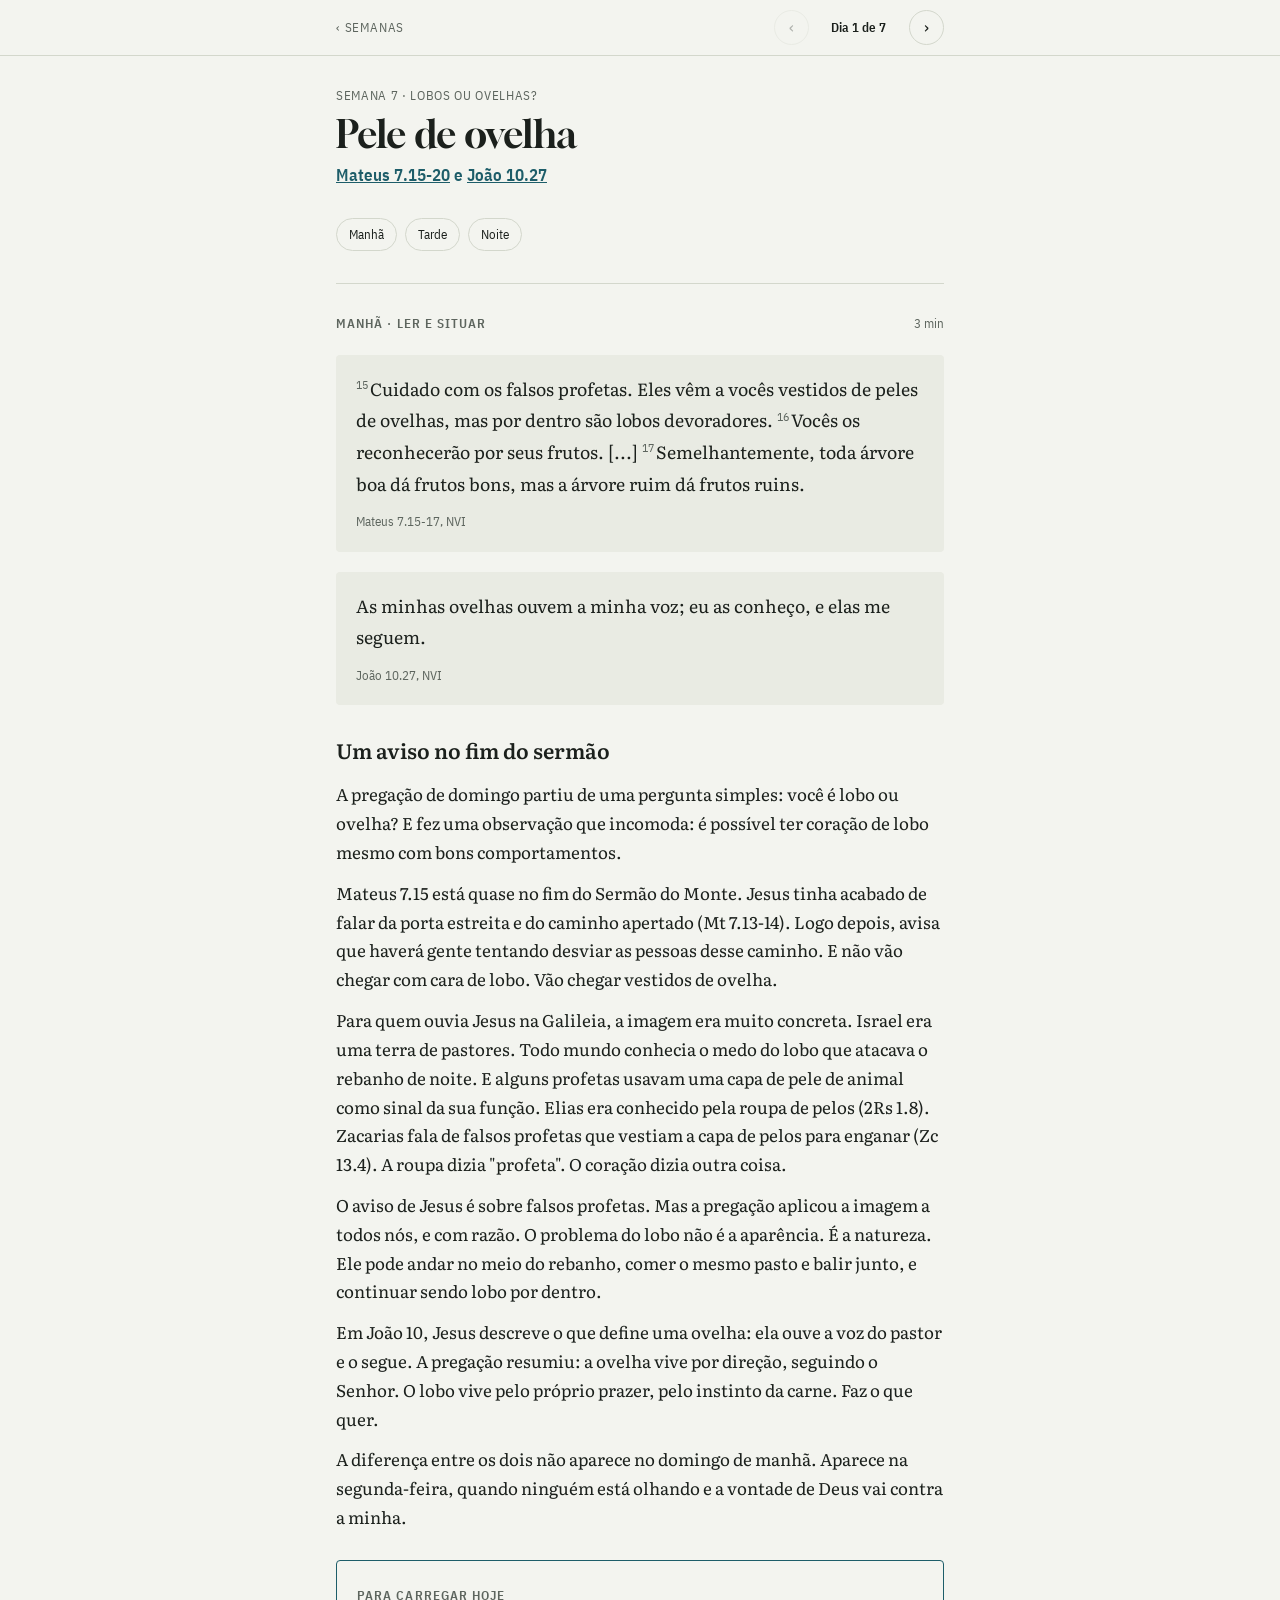
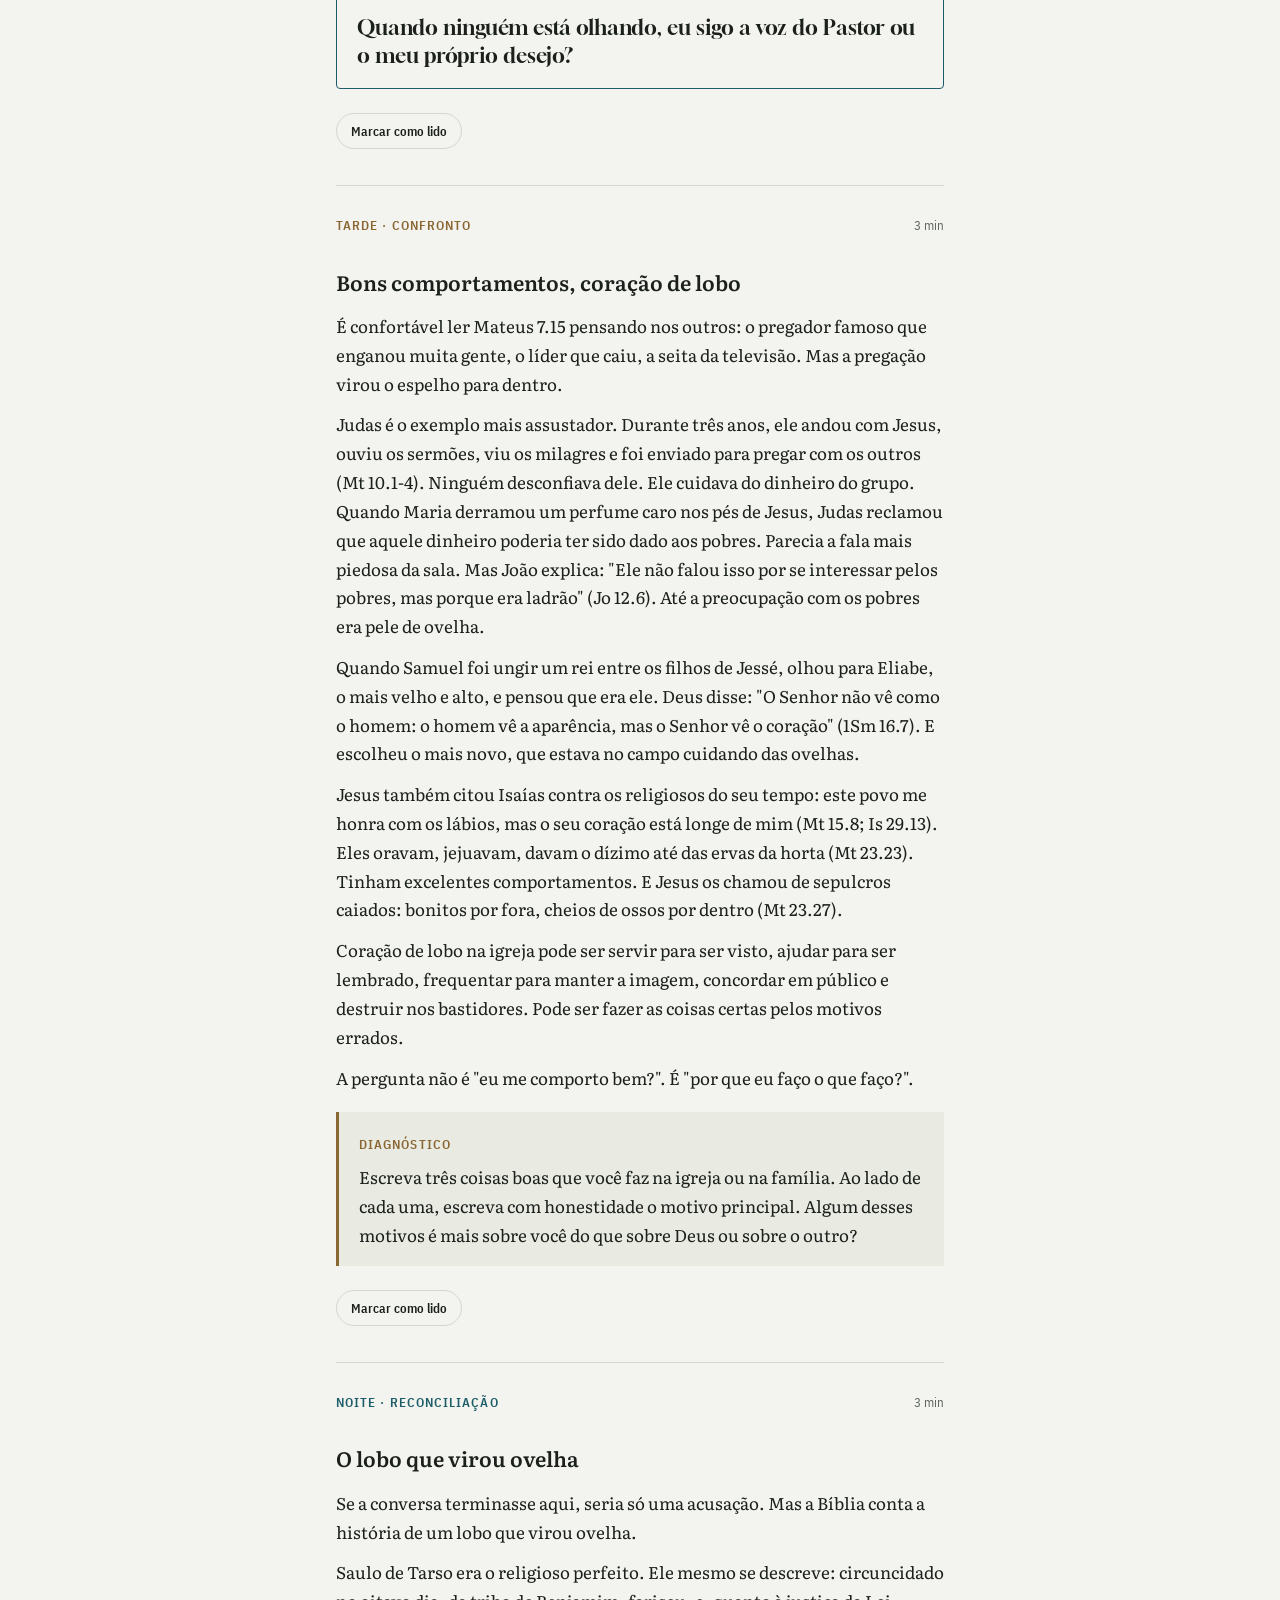
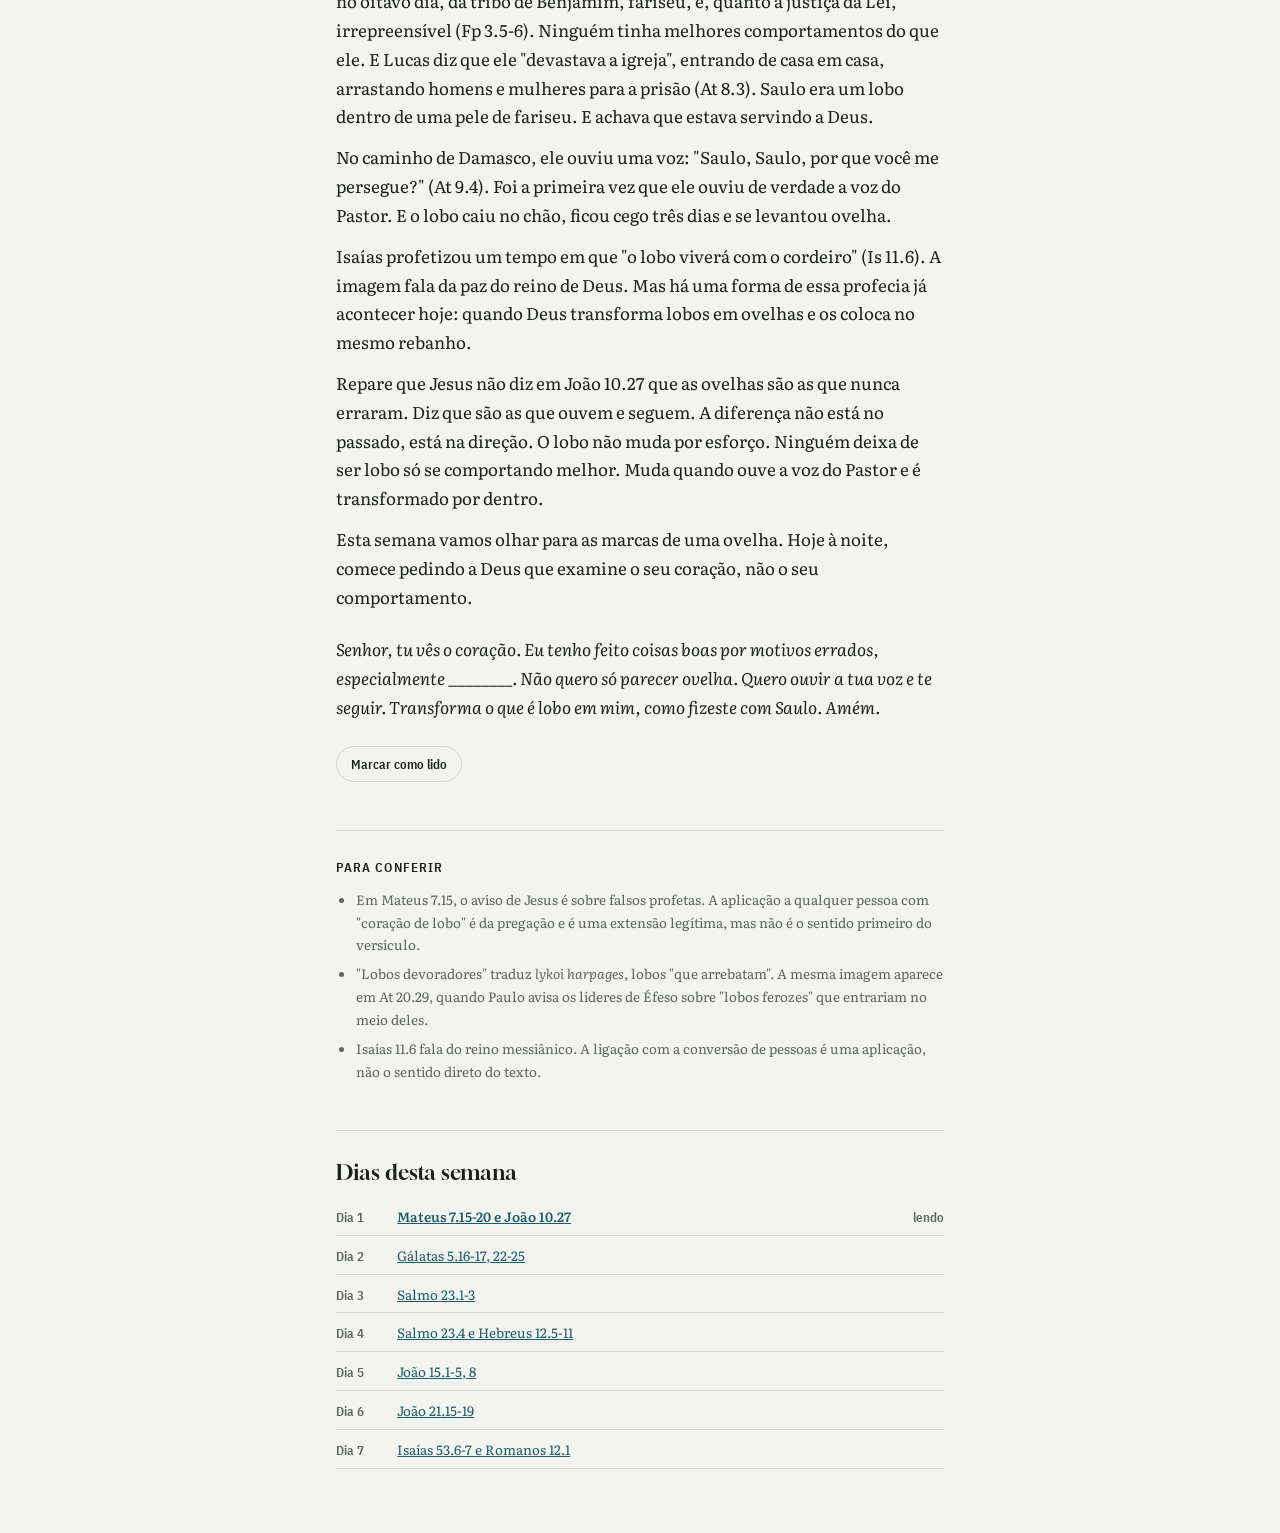
<file: semanas/07.html>
<!doctype html>
<html lang="pt-BR">
<head>
<meta charset="utf-8">
<meta name="viewport" content="width=device-width, initial-scale=1, viewport-fit=cover">
<title>Semana 7: Lobos ou ovelhas? · Devocional</title>
<link rel="preconnect" href="https://fonts.googleapis.com">
<link rel="preconnect" href="https://fonts.gstatic.com" crossorigin>
<link rel="stylesheet" href="https://fonts.googleapis.com/css2?family=Gloock&family=Literata:ital,opsz,wght@0,7..72,400;0,7..72,600;1,7..72,400&family=IBM+Plex+Sans+Condensed:wght@500;600&display=swap">
<link rel="stylesheet" href="../assets/estilo.css">
</head>
<body data-semana="07">
<header class="barra">
  <div class="wrap">
    <a class="serie voltar" href="../">‹ Semanas</a>
    <div class="nav">
      <button type="button" id="ant" aria-label="Dia anterior">‹</button>
      <span class="contador" id="contador">Dia 1 de 7</span>
      <button type="button" id="prox" aria-label="Próximo dia">›</button>
    </div>
  </div>
</header>

<main class="wrap" id="conteudo">

<article class="dia" data-n="1">
  <div class="cabeca">
    <span class="data">Semana 7 · Lobos ou ovelhas?</span>
    <h1>Pele de ovelha</h1>
    <span class="ref"><a href="https://www.bibliaonline.com.br/nvi/mt/7" target="_blank" rel="noopener">Mateus 7.15-20</a> e <a href="https://www.bibliaonline.com.br/nvi/jo/10" target="_blank" rel="noopener">João 10.27</a></span>
  </div>
  <nav class="atalhos" aria-label="Janelas do dia">
    <a href="#d1-manha">Manhã <span class="feito" data-feito="1-manha"></span></a>
    <a href="#d1-tarde">Tarde <span class="feito" data-feito="1-tarde"></span></a>
    <a href="#d1-noite">Noite <span class="feito" data-feito="1-noite"></span></a>
  </nav>

  <section class="janela texto" id="d1-manha">
    <div class="janela-topo"><span class="rotulo">Manhã · Ler e situar</span><span class="tempo">3 min</span></div>
    <blockquote class="escritura">
      <sup>15</sup>Cuidado com os falsos profetas. Eles vêm a vocês vestidos de peles de ovelhas, mas por dentro são lobos devoradores.
      <sup>16</sup>Vocês os reconhecerão por seus frutos. [...]
      <sup>17</sup>Semelhantemente, toda árvore boa dá frutos bons, mas a árvore ruim dá frutos ruins.
      <span class="fonte">Mateus 7.15-17, NVI</span>
    </blockquote>
    <blockquote class="escritura">
      As minhas ovelhas ouvem a minha voz; eu as conheço, e elas me seguem.
      <span class="fonte">João 10.27, NVI</span>
    </blockquote>

    <h3>Um aviso no fim do sermão</h3>
    <p>A pregação de domingo partiu de uma pergunta simples: você é lobo ou ovelha? E fez uma observação que incomoda: é possível ter coração de lobo mesmo com bons comportamentos.</p>
    <p>Mateus 7.15 está quase no fim do Sermão do Monte. Jesus tinha acabado de falar da porta estreita e do caminho apertado (Mt 7.13-14). Logo depois, avisa que haverá gente tentando desviar as pessoas desse caminho. E não vão chegar com cara de lobo. Vão chegar vestidos de ovelha.</p>
    <p>Para quem ouvia Jesus na Galileia, a imagem era muito concreta. Israel era uma terra de pastores. Todo mundo conhecia o medo do lobo que atacava o rebanho de noite. E alguns profetas usavam uma capa de pele de animal como sinal da sua função. Elias era conhecido pela roupa de pelos (2Rs 1.8). Zacarias fala de falsos profetas que vestiam a capa de pelos para enganar (Zc 13.4). A roupa dizia "profeta". O coração dizia outra coisa.</p>
    <p>O aviso de Jesus é sobre falsos profetas. Mas a pregação aplicou a imagem a todos nós, e com razão. O problema do lobo não é a aparência. É a natureza. Ele pode andar no meio do rebanho, comer o mesmo pasto e balir junto, e continuar sendo lobo por dentro.</p>
    <p>Em João 10, Jesus descreve o que define uma ovelha: ela ouve a voz do pastor e o segue. A pregação resumiu: a ovelha vive por direção, seguindo o Senhor. O lobo vive pelo próprio prazer, pelo instinto da carne. Faz o que quer.</p>
    <p>A diferença entre os dois não aparece no domingo de manhã. Aparece na segunda-feira, quando ninguém está olhando e a vontade de Deus vai contra a minha.</p>

    <div class="levar">
      <span class="rotulo">Para carregar hoje</span>
      <p>Quando ninguém está olhando, eu sigo a voz do Pastor ou o meu próprio desejo?</p>
    </div>
    <button type="button" class="lido" data-lido="1-manha" id="lido-1-manha" aria-pressed="false">Marcar como lido</button>
  </section>

  <section class="janela confronto" id="d1-tarde">
    <div class="janela-topo"><span class="rotulo">Tarde · Confronto</span><span class="tempo">3 min</span></div>
    <h3>Bons comportamentos, coração de lobo</h3>
    <p>É confortável ler Mateus 7.15 pensando nos outros: o pregador famoso que enganou muita gente, o líder que caiu, a seita da televisão. Mas a pregação virou o espelho para dentro.</p>
    <p>Judas é o exemplo mais assustador. Durante três anos, ele andou com Jesus, ouviu os sermões, viu os milagres e foi enviado para pregar com os outros (Mt 10.1-4). Ninguém desconfiava dele. Ele cuidava do dinheiro do grupo. Quando Maria derramou um perfume caro nos pés de Jesus, Judas reclamou que aquele dinheiro poderia ter sido dado aos pobres. Parecia a fala mais piedosa da sala. Mas João explica: "Ele não falou isso por se interessar pelos pobres, mas porque era ladrão" (Jo 12.6). Até a preocupação com os pobres era pele de ovelha.</p>
    <p>Quando Samuel foi ungir um rei entre os filhos de Jessé, olhou para Eliabe, o mais velho e alto, e pensou que era ele. Deus disse: "O Senhor não vê como o homem: o homem vê a aparência, mas o Senhor vê o coração" (1Sm 16.7). E escolheu o mais novo, que estava no campo cuidando das ovelhas.</p>
    <p>Jesus também citou Isaías contra os religiosos do seu tempo: este povo me honra com os lábios, mas o seu coração está longe de mim (Mt 15.8; Is 29.13). Eles oravam, jejuavam, davam o dízimo até das ervas da horta (Mt 23.23). Tinham excelentes comportamentos. E Jesus os chamou de sepulcros caiados: bonitos por fora, cheios de ossos por dentro (Mt 23.27).</p>
    <p>Coração de lobo na igreja pode ser servir para ser visto, ajudar para ser lembrado, frequentar para manter a imagem, concordar em público e destruir nos bastidores. Pode ser fazer as coisas certas pelos motivos errados.</p>
    <p>A pergunta não é "eu me comporto bem?". É "por que eu faço o que faço?".</p>
    <div class="exercicio">
      <span class="rotulo">Diagnóstico</span>
      <p>Escreva três coisas boas que você faz na igreja ou na família. Ao lado de cada uma, escreva com honestidade o motivo principal. Algum desses motivos é mais sobre você do que sobre Deus ou sobre o outro?</p>
    </div>
    <button type="button" class="lido" data-lido="1-tarde" id="lido-1-tarde" aria-pressed="false">Marcar como lido</button>
  </section>

  <section class="janela reconciliacao" id="d1-noite">
    <div class="janela-topo"><span class="rotulo">Noite · Reconciliação</span><span class="tempo">3 min</span></div>
    <h3>O lobo que virou ovelha</h3>
    <p>Se a conversa terminasse aqui, seria só uma acusação. Mas a Bíblia conta a história de um lobo que virou ovelha.</p>
    <p>Saulo de Tarso era o religioso perfeito. Ele mesmo se descreve: circuncidado no oitavo dia, da tribo de Benjamim, fariseu, e, quanto à justiça da Lei, irrepreensível (Fp 3.5-6). Ninguém tinha melhores comportamentos do que ele. E Lucas diz que ele "devastava a igreja", entrando de casa em casa, arrastando homens e mulheres para a prisão (At 8.3). Saulo era um lobo dentro de uma pele de fariseu. E achava que estava servindo a Deus.</p>
    <p>No caminho de Damasco, ele ouviu uma voz: "Saulo, Saulo, por que você me persegue?" (At 9.4). Foi a primeira vez que ele ouviu de verdade a voz do Pastor. E o lobo caiu no chão, ficou cego três dias e se levantou ovelha.</p>
    <p>Isaías profetizou um tempo em que "o lobo viverá com o cordeiro" (Is 11.6). A imagem fala da paz do reino de Deus. Mas há uma forma de essa profecia já acontecer hoje: quando Deus transforma lobos em ovelhas e os coloca no mesmo rebanho.</p>
    <p>Repare que Jesus não diz em João 10.27 que as ovelhas são as que nunca erraram. Diz que são as que ouvem e seguem. A diferença não está no passado, está na direção. O lobo não muda por esforço. Ninguém deixa de ser lobo só se comportando melhor. Muda quando ouve a voz do Pastor e é transformado por dentro.</p>
    <p>Esta semana vamos olhar para as marcas de uma ovelha. Hoje à noite, comece pedindo a Deus que examine o seu coração, não o seu comportamento.</p>
    <p class="oracao">Senhor, tu vês o coração. Eu tenho feito coisas boas por motivos errados, especialmente ________. Não quero só parecer ovelha. Quero ouvir a tua voz e te seguir. Transforma o que é lobo em mim, como fizeste com Saulo. Amém.</p>
    <button type="button" class="lido" data-lido="1-noite" id="lido-1-noite" aria-pressed="false">Marcar como lido</button>
  </section>

  <div class="fontes">
    <span class="rotulo">Para conferir</span>
    <ul>
      <li>Em Mateus 7.15, o aviso de Jesus é sobre falsos profetas. A aplicação a qualquer pessoa com "coração de lobo" é da pregação e é uma extensão legítima, mas não é o sentido primeiro do versículo.</li>
      <li>"Lobos devoradores" traduz <em>lykoi harpages</em>, lobos "que arrebatam". A mesma imagem aparece em At 20.29, quando Paulo avisa os líderes de Éfeso sobre "lobos ferozes" que entrariam no meio deles.</li>
      <li>Isaías 11.6 fala do reino messiânico. A ligação com a conversão de pessoas é uma aplicação, não o sentido direto do texto.</li>
    </ul>
  </div>
</article>

<article class="dia" data-n="2">
  <div class="cabeca">
    <span class="data">Semana 7 · Lobos ou ovelhas?</span>
    <h1>Qual leão você alimenta?</h1>
    <span class="ref"><a href="https://www.bibliaonline.com.br/nvi/gl/5" target="_blank" rel="noopener">Gálatas 5.16-17, 22-25</a></span>
  </div>
  <nav class="atalhos" aria-label="Janelas do dia">
    <a href="#d2-manha">Manhã <span class="feito" data-feito="2-manha"></span></a>
    <a href="#d2-tarde">Tarde <span class="feito" data-feito="2-tarde"></span></a>
    <a href="#d2-noite">Noite <span class="feito" data-feito="2-noite"></span></a>
  </nav>

  <section class="janela texto" id="d2-manha">
    <div class="janela-topo"><span class="rotulo">Manhã · Ler e situar</span><span class="tempo">3 min</span></div>
    <blockquote class="escritura">
      <sup>16</sup>Por isso digo: vivam pelo Espírito, e de modo nenhum satisfarão os desejos da carne.
      <sup>17</sup>Pois a carne deseja o que é contrário ao Espírito; e o Espírito, o que é contrário à carne. Eles estão em conflito um com o outro, de modo que vocês não fazem o que desejam.
      <sup>22</sup>Mas o fruto do Espírito é amor, alegria, paz, paciência, amabilidade, bondade, fidelidade,
      <sup>23</sup>mansidão e domínio próprio. Contra essas coisas não há lei.
      <sup>25</sup>Se vivemos pelo Espírito, andemos também pelo Espírito.
      <span class="fonte">Gálatas 5.16-17, 22-25, NVI</span>
    </blockquote>

    <h3>Uma guerra dentro de casa</h3>
    <p>A pregação usou uma imagem forte: dentro de nós há dois leões, a carne e o Espírito. E perguntou: qual deles você alimenta mais?</p>
    <p>Paulo escreveu Gálatas para igrejas confusas. Alguns mestres diziam que, para ser cristão de verdade, era preciso se circuncidar e cumprir a Lei de Moisés. Paulo respondeu que fomos libertos pela graça. Mas logo percebeu um risco do outro lado: alguém poderia usar a liberdade como desculpa para viver como quisesse. Por isso escreveu: "não usem a liberdade para dar ocasião à vontade da carne" (Gl 5.13).</p>
    <p>"Carne", em Paulo, não é o corpo. É a natureza humana voltada para si mesma, que quer o que quer, quando quer. É exatamente o que a pregação chamou de instinto do lobo.</p>
    <p>E Paulo é honesto: a carne e o Espírito estão em guerra dentro do cristão. Os dois desejam coisas opostas. Logo antes do fruto do Espírito, ele lista as obras da carne, e a lista é variada: imoralidade sexual, impureza, libertinagem, idolatria, feitiçaria, ódio, discórdia, ciúmes, ira, egoísmo, dissensões, facções, inveja, embriaguez, orgias (Gl 5.19-21). Repare que a maioria não é escândalo. É briga, inveja e egoísmo. A carne mora tanto no bar quanto na reunião de liderança.</p>
    <p>Depois vem o fruto do Espírito. Repare que Paulo diz "fruto", no singular, e não "frutos". Não é uma lista para escolher. É um fruto só, com nove sabores, que cresce junto. E fruto não se fabrica. Cresce quando a árvore está ligada à raiz.</p>
    <p>A ordem de Paulo é simples: vivam pelo Espírito. Ele não diz "lutem contra a carne até vencer". Diz que, andando pelo Espírito, a carne não será satisfeita. O leão que não é alimentado enfraquece.</p>

    <div class="levar">
      <span class="rotulo">Para carregar hoje</span>
      <p>O que eu tenho dado de comer à minha carne nos últimos dias?</p>
    </div>
    <button type="button" class="lido" data-lido="2-manha" id="lido-2-manha" aria-pressed="false">Marcar como lido</button>
  </section>

  <section class="janela confronto" id="d2-tarde">
    <div class="janela-topo"><span class="rotulo">Tarde · Confronto</span><span class="tempo">3 min</span></div>
    <h3>O pecado à porta</h3>
    <p>A primeira vez que a Bíblia usa a palavra "pecado" é numa cena de alimento. Caim estava irado porque Deus aceitou a oferta do irmão e não a dele. Antes de qualquer crime, Deus o avisou: "o pecado o ameaça à porta; ele deseja conquistá-lo, mas você deve dominá-lo" (Gn 4.7). A imagem do hebraico é a de um animal agachado na porta, pronto para atacar. Caim não ouviu. Alimentou a raiva e matou Abel.</p>
    <p>O leão da carne raramente nasce adulto. Ele cresce aos poucos, com o que damos a ele. Um pensamento que deixamos ficar. Uma série que sabemos que nos faz mal. Uma conversa que alimenta a amargura. Uma navegação no celular à meia-noite. Uma comparação com a vida do outro. Cada uma dessas coisas parece pequena. Juntas, viram um leão.</p>
    <p>Davi, o homem segundo o coração de Deus, não caiu com Bate-Seba num instante. Ele estava em casa quando deveria estar na guerra com os seus homens. Levantou-se da cama ao entardecer, foi ao terraço, viu, perguntou quem era, mandou buscar (2Sm 11.1-4). Foram vários passos, e em cada um deles ele poderia ter parado.</p>
    <p>Paulo diz em Romanos que quem vive segundo a carne tem a mente voltada para o que a carne deseja, e quem vive segundo o Espírito, para o que o Espírito deseja (Rm 8.5). A guerra começa na mente, no que nós deixamos ocupar os nossos pensamentos.</p>
    <p>E o outro lado também é verdade. O leão do Espírito também se alimenta. Com a Palavra, a oração, a comunhão, o louvor, o serviço. Se o meu dia tem duas horas de tela e cinco minutos de Bíblia, não é difícil saber qual leão está mais forte.</p>
    <p>A pregação disse que somos lobos quando estamos sem o Espírito Santo. Não basta ter o Espírito. É preciso andar com Ele.</p>
    <div class="exercicio">
      <span class="rotulo">Diagnóstico</span>
      <p>Faça duas colunas: "Carne" e "Espírito". Anote em cada uma o que você consumiu ontem (o que viu, ouviu, leu, conversou, pensou). Qual coluna ficou maior? Escolha uma coisa da coluna da carne para cortar esta semana.</p>
    </div>
    <button type="button" class="lido" data-lido="2-tarde" id="lido-2-tarde" aria-pressed="false">Marcar como lido</button>
  </section>

  <section class="janela reconciliacao" id="d2-noite">
    <div class="janela-topo"><span class="rotulo">Noite · Reconciliação</span><span class="tempo">3 min</span></div>
    <h3>O Leão que é Cordeiro</h3>
    <p>Pode ser desanimador perceber o tamanho do leão da carne. Paulo também sentiu isso. Em Romanos 7, ele descreve a frustração de quem quer fazer o bem e acaba fazendo o mal que não quer (Rm 7.19). E termina com um grito: "Miserável homem eu que sou! Quem me libertará do corpo sujeito a esta morte?" (Rm 7.24).</p>
    <p>A resposta vem no versículo seguinte: "Graças a Deus por Jesus Cristo, nosso Senhor!". E logo no capítulo 8: "Portanto, agora já não há condenação para os que estão em Cristo Jesus" (Rm 8.1). A guerra continua, mas o resultado já foi decidido.</p>
    <p>Em Apocalipse, João chora porque ninguém é digno de abrir o livro selado. Um dos anciãos diz: "Não chore! Eis que o Leão da tribo de Judá [...] venceu". João se vira para ver o leão, e o que ele vê é um Cordeiro, que parecia ter estado morto (Ap 5.5-6). O Leão venceu sendo Cordeiro.</p>
    <p>Essa é a ironia do evangelho. Não vencemos o leão da carne virando um leão mais forte. Vencemos ficando perto do Cordeiro. Paulo diz em Gálatas 5.24 que os que pertencem a Cristo Jesus crucificaram a carne. Ela foi pregada na cruz com Ele. Não está morta em nós de uma vez, mas perdeu o direito de mandar.</p>
    <p>E o fruto do Espírito é isso: o caráter do Cordeiro crescendo em nós. Amor, alegria, paz, paciência, amabilidade, bondade, fidelidade, mansidão, domínio próprio. Leia a lista de novo pensando em Jesus. É um retrato dele.</p>
    <p>Hoje à noite, não prometa a Deus que vai lutar mais. Peça para andar mais perto.</p>
    <p class="oracao">Senhor, eu tenho alimentado a minha carne com ________. Sozinho eu não consigo vencer. Obrigado porque o Leão de Judá venceu como Cordeiro. Enche-me do teu Espírito. Faz crescer em mim o fruto que tem o caráter de Jesus. Quero andar contigo amanhã. Amém.</p>
    <button type="button" class="lido" data-lido="2-noite" id="lido-2-noite" aria-pressed="false">Marcar como lido</button>
  </section>

  <div class="fontes">
    <span class="rotulo">Para conferir</span>
    <ul>
      <li>A imagem dos "dois leões" é da pregação. Há uma história popular parecida, sobre dois lobos, muitas vezes atribuída aos cherokees, mas a origem dela é incerta.</li>
      <li>Em Gênesis 4.7, "ameaça à porta" traduz <em>robets</em>, verbo usado para um animal deitado ou agachado. Alguns estudiosos ligam a palavra a um termo acádio para um demônio que espreitava à entrada das casas.</li>
      <li>A lista de obras da carne de Gálatas 5.19-21 tem 15 itens na maioria das traduções modernas. Algumas versões antigas incluem também "homicídios", por diferença entre manuscritos.</li>
    </ul>
  </div>
</article>

<article class="dia" data-n="3">
  <div class="cabeca">
    <span class="data">Semana 7 · Lobos ou ovelhas?</span>
    <h1>De nada terei falta</h1>
    <span class="ref"><a href="https://www.bibliaonline.com.br/nvi/sl/23" target="_blank" rel="noopener">Salmo 23.1-3</a></span>
  </div>
  <nav class="atalhos" aria-label="Janelas do dia">
    <a href="#d3-manha">Manhã <span class="feito" data-feito="3-manha"></span></a>
    <a href="#d3-tarde">Tarde <span class="feito" data-feito="3-tarde"></span></a>
    <a href="#d3-noite">Noite <span class="feito" data-feito="3-noite"></span></a>
  </nav>

  <section class="janela texto" id="d3-manha">
    <div class="janela-topo"><span class="rotulo">Manhã · Ler e situar</span><span class="tempo">3 min</span></div>
    <blockquote class="escritura">
      <sup>1</sup>O Senhor é o meu pastor; de nada terei falta.
      <sup>2</sup>Em verdes pastagens me faz repousar e conduz-me a águas tranquilas;
      <sup>3</sup>restaura-me o vigor. Guia-me nas veredas da justiça por amor do seu nome.
      <span class="fonte">Salmo 23.1-3, NVI</span>
    </blockquote>

    <h3>Provisão de ovelha</h3>
    <p>O segundo ponto da pregação foi que o lobo não recebe provisão. A ovelha sempre tem comida, porque confia no pastor, e ele dá o que ela precisa. O lobo não espera a provisão. Busca a própria, move-se pela própria mão, sem confiar no Senhor.</p>
    <p>O Salmo 23 foi escrito por alguém que conhecia ovelhas de perto. Davi passou a juventude cuidando do rebanho do pai em Belém. Sabia que ovelha é um animal que depende de tudo. Ela não acha água sozinha numa terra seca. Não sabe se defender. Se cair de costas, às vezes não consegue se levantar. Uma ovelha sem pastor não dura muito tempo.</p>
    <p>Na Judeia, os pastos verdes não estavam por toda parte. A terra é seca, de pedras, com capim escasso que brota depois das chuvas. Era o pastor que conhecia os lugares, levava o rebanho até eles e mudava de lugar quando o pasto acabava. As "águas tranquilas" também eram importantes: ovelhas têm medo de água corrente e não bebem dela. O pastor precisava achar ou represar um lugar calmo.</p>
    <p>Repare que todos os verbos dos versículos 2 e 3 têm o pastor como sujeito. Ele faz repousar, conduz, restaura, guia. A ovelha só precisa fazer uma coisa: seguir.</p>
    <p>E repare em "de nada terei falta". Não diz "terei tudo o que eu quiser". Diz que nada do que eu preciso vai faltar. O pastor sabe a diferença entre as duas coisas. A ovelha nem sempre sabe.</p>
    <p>A pregação disse: aproveite o seu pasto como ovelha. Aqui é o meu pasto. O lugar onde Deus colocou você, com a família, o trabalho e a igreja que você tem hoje, é o pasto em que Ele está alimentando você agora.</p>

    <div class="levar">
      <span class="rotulo">Para carregar hoje</span>
      <p>Eu tenho esperado a provisão do Pastor ou corrido atrás da minha com as próprias mãos?</p>
    </div>
    <button type="button" class="lido" data-lido="3-manha" id="lido-3-manha" aria-pressed="false">Marcar como lido</button>
  </section>

  <section class="janela confronto" id="d3-tarde">
    <div class="janela-topo"><span class="rotulo">Tarde · Confronto</span><span class="tempo">3 min</span></div>
    <h3>O maná que estragou</h3>
    <p>Israel aprendeu a viver de provisão no deserto. Deus mandava o maná toda manhã. A ordem era simples: cada um recolhe o necessário para o dia. No sexto dia, recolhe o dobro, para o sábado. Mas alguns não confiaram e guardaram para o dia seguinte. De manhã, estava cheio de vermes e cheirava mal (Êx 16.19-20). Outros saíram para recolher no sábado e não acharam nada (Êx 16.27).</p>
    <p>Eles tinham comida garantida todos os dias, e mesmo assim agiram como lobos: buscaram garantir a própria provisão do jeito deles. E o que guardaram apodreceu.</p>
    <p>A pregação perguntou: por que eu não consigo provisão? E descreveu o lobo. Ele já pensa no pior. Não tem a quem pedir ajuda. Corre atrás de coisas inúteis. Quando vem a tentação, corre atrás dela sem orar, sem falar com Deus.</p>
    <p>Abraão e Sara receberam a promessa de um filho, mas o tempo passava e nada. Sara teve uma ideia: Abraão teria um filho com a serva Agar. Abraão aceitou (Gn 16.1-4). Foi a provisão pela própria mão. E o resultado foi uma família dividida e um conflito que durou gerações. Treze anos depois, Deus confirmou que a promessa seria cumprida do jeito dele, por meio de Sara (Gn 17.15-21).</p>
    <p>Jesus disse: "Portanto, não se preocupem, dizendo: 'Que vamos comer?' ou 'Que vamos beber?' ou 'Que vamos vestir?' Pois os pagãos é que correm atrás dessas coisas; mas o Pai celestial sabe que vocês precisam delas" (Mt 6.31-32). O lobo corre atrás. A ovelha confia que o Pai sabe.</p>
    <p>Isso não é uma desculpa para a preguiça. A ovelha anda, come, bebe, segue. Mas não vive em pânico, achando que, se não fizer tudo sozinha, vai morrer de fome. Pense na sua relação com o dinheiro, o emprego, os planos. Há decisões que você toma por medo, sem nunca ter orado sobre elas?</p>
    <div class="exercicio">
      <span class="rotulo">Diagnóstico</span>
      <p>Escreva uma área em que você tem vivido como lobo, buscando garantir tudo sozinho: dinheiro, carreira, relacionamento, futuro. Escreva também o que você tem medo que aconteça se soltar o controle.</p>
    </div>
    <button type="button" class="lido" data-lido="3-tarde" id="lido-3-tarde" aria-pressed="false">Marcar como lido</button>
  </section>

  <section class="janela reconciliacao" id="d3-noite">
    <div class="janela-topo"><span class="rotulo">Noite · Reconciliação</span><span class="tempo">3 min</span></div>
    <h3>O bom Pastor</h3>
    <p>Mil anos depois de Davi escrever "o Senhor é o meu pastor", um homem de Nazaré disse: "Eu sou o bom pastor" (Jo 10.11). Para quem conhecia o Salmo 23, a frase era chocante. Jesus estava dizendo que Ele era o Senhor que pastoreava Davi.</p>
    <p>E Ele completou a frase: "O bom pastor dá a sua vida pelas ovelhas". Os pastores de Israel arriscavam a vida pelo rebanho. Davi lutou contra leões e ursos (1Sm 17.34-35). Mas nenhum pastor morria de propósito pelas ovelhas. Jesus fez isso.</p>
    <p>Paulo tira daí uma conclusão sobre provisão: "Aquele que não poupou o seu próprio Filho, mas o entregou por todos nós, como não nos dará juntamente com ele, e de graça, todas as coisas?" (Rm 8.32). Se o Pastor já deu a própria vida, ele não vai negar o pasto.</p>
    <p>Jesus também disse em João 10 que o ladrão vem só para roubar, matar e destruir, mas que Ele veio para que as ovelhas tenham vida, "e a tenham plenamente" (Jo 10.10). A provisão do Pastor não é só sobrevivência. É vida plena. Não necessariamente rica, mas cheia.</p>
    <p>A pregação disse que o lobo morre sozinho e a ovelha sempre tem o Pastor. Não há imagem mais triste que a do lobo velho, separado da alcateia, que já não consegue caçar. E não há imagem mais segura que a da ovelha que dorme tranquila porque sabe que o pastor está acordado. O Salmo 121 diz que o nosso protetor não cochila nem dorme (Sl 121.3-4).</p>
    <p>Hoje à noite, entregue a Ele o que você tem tentado garantir com as próprias mãos. E durma como ovelha.</p>
    <p class="oracao">Senhor, tu és o meu pastor, e eu tenho vivido como se não fosses. Tenho tentado garantir sozinho ________. Perdoa a minha desconfiança. Tu deste a tua vida por mim. Ensina-me a esperar a tua provisão e a aproveitar o pasto em que me colocaste. Amém.</p>
    <button type="button" class="lido" data-lido="3-noite" id="lido-3-noite" aria-pressed="false">Marcar como lido</button>
  </section>

  <div class="fontes">
    <span class="rotulo">Para conferir</span>
    <ul>
      <li>A ideia de que ovelhas têm medo de água corrente é comum em livros devocionais, como os de Phillip Keller, que foi pastor de ovelhas. Mas o comportamento varia, e não é uma regra rígida.</li>
      <li>Ovelhas "de costas" (no inglês, <em>cast sheep</em>) existem de fato: uma ovelha pesada ou com muita lã pode virar e não conseguir se levantar sozinha.</li>
      <li>Os treze anos entre Ismael e a confirmação da promessa vêm de Gênesis 16.16 (Abraão com 86 anos) e 17.1 (com 99 anos).</li>
    </ul>
  </div>
</article>

<article class="dia" data-n="4">
  <div class="cabeca">
    <span class="data">Semana 7 · Lobos ou ovelhas?</span>
    <h1>A vara e o cajado</h1>
    <span class="ref"><a href="https://www.bibliaonline.com.br/nvi/sl/23" target="_blank" rel="noopener">Salmo 23.4</a> e <a href="https://www.bibliaonline.com.br/nvi/hb/12" target="_blank" rel="noopener">Hebreus 12.5-11</a></span>
  </div>
  <nav class="atalhos" aria-label="Janelas do dia">
    <a href="#d4-manha">Manhã <span class="feito" data-feito="4-manha"></span></a>
    <a href="#d4-tarde">Tarde <span class="feito" data-feito="4-tarde"></span></a>
    <a href="#d4-noite">Noite <span class="feito" data-feito="4-noite"></span></a>
  </nav>

  <section class="janela texto" id="d4-manha">
    <div class="janela-topo"><span class="rotulo">Manhã · Ler e situar</span><span class="tempo">3 min</span></div>
    <blockquote class="escritura">
      Mesmo quando eu andar por um vale de trevas e morte, não temerei perigo algum, pois tu estás comigo; a tua vara e o teu cajado me protegem.
      <span class="fonte">Salmo 23.4, NVI</span>
    </blockquote>
    <blockquote class="escritura">
      <sup>11</sup>Nenhuma disciplina parece ser motivo de alegria no momento, mas sim de tristeza. Mais tarde, porém, produz fruto de justiça e paz para aqueles que por ela foram exercitados.
      <span class="fonte">Hebreus 12.11, NVI</span>
    </blockquote>

    <h3>A cajadada</h3>
    <p>A pregação falou de um momento que ninguém gosta: a hora da cajadada. O pastor usa o cajado para colocar as ovelhas na linha, para fazer a ovelha voltar ao caminho certo. E disse que até a hora da cajadada revela o nosso coração.</p>
    <p>O pastor da Palestina carregava dois instrumentos. A vara era um bastão curto e pesado, às vezes com a ponta reforçada. Servia para afastar lobos, cobras e ladrões. O cajado era mais comprido e fino, muitas vezes com a ponta curvada. Servia para guiar, para puxar a ovelha de volta, para tirá-la de um buraco, para separar uma do rebanho e examiná-la.</p>
    <p>Repare que Davi diz que a vara e o cajado o protegem. Em outras traduções, a palavra é "consolam". As duas leituras fazem sentido. Para a ovelha, o cajado no pescoço não é gostoso. Mas é a prova de que o pastor está perto e não vai deixá-la se perder.</p>
    <p>A carta aos Hebreus foi escrita para cristãos que estavam sofrendo e cansados, pensando em voltar atrás. O autor cita Provérbios: "Meu filho, não despreze a disciplina do Senhor, nem se magoe com a sua repreensão, pois o Senhor disciplina a quem ama" (Hb 12.5-6; Pv 3.11-12). E faz uma pergunta dura: se vocês não são disciplinados, então não são filhos legítimos (Hb 12.8).</p>
    <p>A disciplina de Deus não é castigo de juiz. É correção de pai, de pastor. Ela dói no momento, diz o versículo 11. Mas produz fruto.</p>
    <p>A pregação ligou isso ao discipulado: mudar a mentalidade. O cajado não serve só para impedir a queda. Serve para formar uma ovelha que aprende o caminho.</p>

    <div class="levar">
      <span class="rotulo">Para carregar hoje</span>
      <p>Qual foi a última cajadada que Deus me deu? Como eu reagi?</p>
    </div>
    <button type="button" class="lido" data-lido="4-manha" id="lido-4-manha" aria-pressed="false">Marcar como lido</button>
  </section>

  <section class="janela confronto" id="d4-tarde">
    <div class="janela-topo"><span class="rotulo">Tarde · Confronto</span><span class="tempo">3 min</span></div>
    <h3>Ovelha chora, lobo não clama</h3>
    <p>A pregação fez um contraste: a ovelha se machuca, chora e vai ao pastor. O lobo não clama a ninguém.</p>
    <p>Jonas é um retrato de lobo dentro de um profeta. Deus mandou que ele pregasse em Nínive. Ele comprou uma passagem para Társis, na direção oposta (Jn 1.3). Veio uma tempestade. Os marinheiros, que nem conheciam Deus, clamavam cada um ao seu deus. Jonas estava dormindo no porão (Jn 1.5). O capitão teve de acordá-lo: "Levante-se e clame ao seu deus!" (Jn 1.6). O homem de Deus foi o último a orar.</p>
    <p>A tempestade era a cajadada. E Jonas, em vez de voltar, preferiu ser jogado no mar (Jn 1.12). Só dentro do peixe, três dias depois, ele finalmente orou (Jn 2.1). Às vezes Deus precisa de mais de uma cajadada.</p>
    <p>Diante da correção, o coração de lobo tem algumas reações típicas. Ele se ofende: "como Deus permite isso comigo?". Ele se defende: "não foi bem assim". Ele culpa: "se não fosse fulano". Ou ele foge, como Jonas, e muda de igreja, de grupo, de amigos, para não ser corrigido. Hebreus chama isso de desprezar a disciplina ou desanimar com ela (Hb 12.5).</p>
    <p>O coração de ovelha também sente dor. Mas, em vez de fugir, vai na direção do pastor. Leva a ferida para ele.</p>
    <p>Isso vale também para a correção que vem por meio de pessoas. Um líder que chama a atenção, um irmão que aponta um erro, um cônjuge que diz uma verdade difícil. Provérbios diz: "Todo o que ama a disciplina ama o conhecimento, mas aquele que odeia a repreensão é tolo" (Pv 12.1). Não é uma palavra delicada. Mas é verdadeira.</p>
    <p>A sua reação à última correção revelou um coração de ovelha ou de lobo?</p>
    <div class="exercicio">
      <span class="rotulo">Diagnóstico</span>
      <p>Lembre-se de uma correção recente, de Deus ou de alguém. Marque qual foi a sua primeira reação: ofender-se, defender-se, culpar, fugir ou levar ao Pastor. Se foi uma das quatro primeiras, o que você precisa fazer agora?</p>
    </div>
    <button type="button" class="lido" data-lido="4-tarde" id="lido-4-tarde" aria-pressed="false">Marcar como lido</button>
  </section>

  <section class="janela reconciliacao" id="d4-noite">
    <div class="janela-topo"><span class="rotulo">Noite · Reconciliação</span><span class="tempo">3 min</span></div>
    <h3>Ele leva os cordeiros no colo</h3>
    <p>O mesmo pastor que usa o cajado também carrega no colo. Isaías descreve Deus assim: "Como pastor ele cuida do seu rebanho, com o braço ajunta os cordeiros e os carrega no colo; conduz com cuidado as ovelhas que amamentam suas crias" (Is 40.11).</p>
    <p>A cajadada nunca é o fim da história. É o que leva a ovelha de volta para perto. E, quando ela está perto, ferida, o pastor cuida.</p>
    <p>Em Ezequiel 34, Deus faz uma longa denúncia contra os líderes de Israel, os maus pastores que cuidavam de si mesmos e não das ovelhas. Eles não fortaleciam a fraca, não curavam a doente, não enfaixavam a ferida, não buscavam a perdida (Ez 34.4). Então Deus promete: eu mesmo vou cuidar das minhas ovelhas. Ele vai procurar a perdida, trazer de volta a desviada, enfaixar a ferida e fortalecer a fraca (Ez 34.11, 16). Na pregação, foi lembrado o versículo 14: Deus vai cuidar de nós e nos conduzir a bons pastos.</p>
    <p>Repare na ordem: primeiro, o pastor traz de volta. Depois, enfaixa. A cajadada e o curativo vêm da mesma mão.</p>
    <p>Hebreus 12.11 promete que, mais tarde, a disciplina produz "fruto de justiça e paz". A paz vem depois. Não durante. Durante, dói. Mas quem deixa Deus trabalhar descobre, mais tarde, que estava sendo amado.</p>
    <p>Jonas terminou a sua história ainda emburrado, debaixo de uma planta, discutindo com Deus (Jn 4). O livro termina com uma pergunta de Deus, sem a resposta de Jonas. É como se a pergunta ficasse para nós. Deus foi paciente com ele até o fim, com cajadadas e com cuidado.</p>
    <p>Hoje à noite, leve ao Pastor a ferida que a correção deixou. Mostre a ele onde está doendo.</p>
    <p class="oracao">Senhor, tu me corrigiste em ________, e eu reagi como lobo. Perdoa-me por fugir da tua correção. Obrigado porque disciplinas a quem amas. Enfaixa a minha ferida, fortalece o que está fraco em mim e me leva de volta para perto de ti. Amém.</p>
    <button type="button" class="lido" data-lido="4-noite" id="lido-4-noite" aria-pressed="false">Marcar como lido</button>
  </section>

  <div class="fontes">
    <span class="rotulo">Para conferir</span>
    <ul>
      <li>No hebraico de Salmo 23.4, "vara" é <em>shevet</em> (bastão, às vezes cetro) e "cajado" é <em>mish'enet</em> (apoio, bordão). O verbo final é <em>yenachamuni</em>, que a maioria das traduções verte como "consolam". A NVI usa "protegem".</li>
      <li>A descrição dos dois instrumentos do pastor vem de costumes de pastores do Oriente Médio e é uma reconstrução provável, não uma descrição feita pelo próprio texto.</li>
      <li>O versículo 14 de Ezequiel 34, citado na pregação, faz parte de uma promessa (v. 11-16) que Jesus retoma em João 10 e Lucas 15.</li>
    </ul>
  </div>
</article>

<article class="dia" data-n="5">
  <div class="cabeca">
    <span class="data">Semana 7 · Lobos ou ovelhas?</span>
    <h1>Pelos frutos</h1>
    <span class="ref"><a href="https://www.bibliaonline.com.br/nvi/jo/15" target="_blank" rel="noopener">João 15.1-5, 8</a></span>
  </div>
  <nav class="atalhos" aria-label="Janelas do dia">
    <a href="#d5-manha">Manhã <span class="feito" data-feito="5-manha"></span></a>
    <a href="#d5-tarde">Tarde <span class="feito" data-feito="5-tarde"></span></a>
    <a href="#d5-noite">Noite <span class="feito" data-feito="5-noite"></span></a>
  </nav>

  <section class="janela texto" id="d5-manha">
    <div class="janela-topo"><span class="rotulo">Manhã · Ler e situar</span><span class="tempo">3 min</span></div>
    <blockquote class="escritura">
      <sup>1</sup>Eu sou a videira verdadeira, e meu Pai é o agricultor.
      <sup>2</sup>Todo ramo que, estando em mim, não dá fruto, ele corta; e todo que dá fruto ele poda, para que dê mais fruto ainda.
      <sup>4</sup>Permaneçam em mim, e eu permanecerei em vocês. Nenhum ramo pode dar fruto por si mesmo, se não permanecer na videira. [...]
      <sup>5</sup>Eu sou a videira; vocês são os ramos. Se alguém permanecer em mim e eu nele, esse dará muito fruto; pois sem mim vocês não podem fazer coisa alguma.
      <sup>8</sup>Meu Pai é glorificado pelo fato de vocês darem muito fruto; e assim serão meus discípulos.
      <span class="fonte">João 15, NVI (trechos)</span>
    </blockquote>

    <h3>Uma ovelha atrai pessoas</h3>
    <p>O terceiro ponto da pregação foi que a ovelha atrai pessoas. E veio a pergunta: como estamos vivendo no nosso coração e na nossa vida? O pregador disse que o nosso mau testemunho mata vidas. Voltou a Mateus 7.15-17: vocês os reconhecerão pelos frutos. A árvore precisa dar fruto. A ovelha atrai e dá fruto. O lobo não dá fruto, e afasta ou mata.</p>
    <p>Para complementar, vamos a outra imagem de Jesus sobre fruto. Ele a usou na última noite com os discípulos, depois da ceia. Talvez estivessem passando por vinhedos no caminho para o Getsêmani. Talvez Jesus olhasse para a grande videira de ouro que enfeitava a entrada do templo, símbolo de Israel.</p>
    <p>No Antigo Testamento, Israel era chamado de vinha de Deus. Isaías canta a história de um agricultor que plantou uma vinha num lugar fértil, tirou as pedras, plantou as melhores videiras, e esperou uvas boas. Mas ela deu uvas azedas (Is 5.1-7). Deus esperava justiça e encontrou opressão.</p>
    <p>Então Jesus diz: "Eu sou a videira verdadeira". Onde Israel falhou, Ele dá fruto. E nós somos ramos ligados a Ele.</p>
    <p>Repare na palavra que mais se repete: permanecer. Em poucos versículos, ela aparece várias vezes. O ramo não dá fruto se esforçando. Dá fruto ficando ligado ao tronco. A seiva passa, e o fruto aparece.</p>
    <p>E repare no versículo 2. O ramo que dá fruto também passa pela tesoura. O Pai poda para que dê mais. É a mesma ideia da cajadada de ontem: até a dor serve para o fruto.</p>

    <div class="levar">
      <span class="rotulo">Para carregar hoje</span>
      <p>Se alguém olhasse só para os frutos da minha vida, diria que eu sou ovelha?</p>
    </div>
    <button type="button" class="lido" data-lido="5-manha" id="lido-5-manha" aria-pressed="false">Marcar como lido</button>
  </section>

  <section class="janela confronto" id="d5-tarde">
    <div class="janela-topo"><span class="rotulo">Tarde · Confronto</span><span class="tempo">3 min</span></div>
    <h3>O nome de Deus por nossa causa</h3>
    <p>A pregação fez quatro perguntas práticas sobre fruto: e as minhas finanças? A minha conduta? A minha intimidade com Deus? A minha família? E depois uma pergunta geral: a minha vida, como um todo, tem demonstrado que sou ovelha?</p>
    <p>Paulo escreveu aos judeus de Roma que se orgulhavam de conhecer a Lei: "Você, que prega contra o furto, furta?" E concluiu com uma citação dura: "o nome de Deus é blasfemado entre os gentios por causa de vocês" (Rm 2.21, 24). O povo que deveria atrair as nações para Deus estava afastando.</p>
    <p>Isso acontece hoje. Muita gente não rejeita Jesus. Rejeita os cristãos que conheceu. O chefe que se diz crente e não paga direito. O vizinho que vai ao culto e grita com os filhos. O colega que posta versículos e faz fofoca. O irmão que deve e não paga. O nosso mau testemunho, como disse a pregação, mata vidas, porque fecha portas que só Deus sabe quando vão se abrir de novo.</p>
    <p>O contrário também é verdade. A igreja do livro de Atos crescia, e Lucas registra que eles tinham "a simpatia de todo o povo" (At 2.47). Dorcas, uma discípula de Jope, era conhecida por fazer o bem e ajudar os pobres. Quando ela morreu, as viúvas cercaram Pedro chorando e mostrando as roupas que ela tinha feito para elas (At 9.36-39). Não era uma pregadora famosa. Era uma costureira. Mas a sua vida tinha fruto que todos viam.</p>
    <p>Jesus disse: "Assim brilhe a luz de vocês diante dos homens, para que vejam as suas boas obras e glorifiquem ao Pai de vocês, que está nos céus" (Mt 5.16). Repare: as pessoas veem as nossas obras e glorificam ao Pai. O fruto aponta para a raiz.</p>
    <p>A pregação lembrou que somos falhos, e não perfeitos. Ninguém está pedindo perfeição. Mas está pedindo fruto. E o fruto aparece nas áreas mais comuns: no boleto, no trânsito, na mesa de jantar.</p>
    <div class="exercicio">
      <span class="rotulo">Diagnóstico</span>
      <p>Avalie de 1 a 5 o fruto de cada área: finanças, conduta, intimidade com Deus e família. Na área com a nota mais baixa, escreva uma atitude concreta que mostraria fruto esta semana.</p>
    </div>
    <button type="button" class="lido" data-lido="5-tarde" id="lido-5-tarde" aria-pressed="false">Marcar como lido</button>
  </section>

  <section class="janela reconciliacao" id="d5-noite">
    <div class="janela-topo"><span class="rotulo">Noite · Reconciliação</span><span class="tempo">3 min</span></div>
    <h3>Aos pés de Jesus</h3>
    <p>Depois de falar de frutos, a pregação foi para um lugar simples: aos pés de Jesus. As ovelhas seguem o líder. Continuam não por causa do pasto, mas por causa do pastor.</p>
    <p>Marta e Maria receberam Jesus em casa. Marta se ocupava de muitos serviços. Maria ficou sentada aos pés do Senhor, ouvindo a sua palavra. Marta reclamou, e Jesus disse que Maria tinha escolhido a boa parte, que não lhe seria tirada (Lc 10.38-42). Marta estava fazendo coisas boas. Mas tinha se afastado do lugar de onde vem o fruto.</p>
    <p>É uma armadilha para quem serve muito na igreja. Podemos ficar tão ocupados produzindo que esquecemos de permanecer. E o ramo que tenta dar fruto sozinho seca. "Sem mim vocês não podem fazer coisa alguma" (Jo 15.5).</p>
    <p>A boa notícia é que o fruto não é um peso que temos de carregar. É o que acontece naturalmente quando estamos ligados à videira. A ordem principal de Jesus não é "deem fruto". É "permaneçam em mim", e o fruto vem.</p>
    <p>E o versículo 8 diz que o Pai é glorificado quando damos muito fruto. Não é para que nós sejamos admirados. É para que o agricultor receba a honra. A ovelha não atrai pessoas para si mesma. Atrai para o Pastor.</p>
    <p>Jesus também disse: "Vocês não me escolheram, mas eu os escolhi para irem e darem fruto, fruto que permaneça" (Jo 15.16). Antes de você pensar em dar fruto, Ele já tinha escolhido você para isso.</p>
    <p>Hoje à noite, não faça uma lista de tarefas para amanhã. Sente-se aos pés dele por alguns minutos, em silêncio, só para estar com Ele.</p>
    <p class="oracao">Senhor Jesus, tu és a videira, e eu sou ramo. Tenho tentado dar fruto sozinho, e a minha vida tem mostrado pouco de ti em ________. Perdoa-me pelo testemunho que afastou pessoas de ti. Quero permanecer em ti. Que a minha vida atraia pessoas para o Pastor, e não para mim. Amém.</p>
    <button type="button" class="lido" data-lido="5-noite" id="lido-5-noite" aria-pressed="false">Marcar como lido</button>
  </section>

  <div class="fontes">
    <span class="rotulo">Para conferir</span>
    <ul>
      <li>A grande videira de ouro na entrada do templo de Herodes é descrita pelo historiador judeu Flávio Josefo. A ideia de que Jesus se referia a ela, ou aos vinhedos do caminho, é uma hipótese.</li>
      <li>Em João 15.2, "corta" e "poda" traduzem <em>airei</em> e <em>kathairei</em>, um jogo de palavras no grego. <em>Airei</em> pode significar também "levanta", e alguns intérpretes leem como o agricultor que levanta o ramo caído do chão. A maioria das traduções segue "corta".</li>
      <li>Romanos 2.24 cita Isaías 52.5.</li>
    </ul>
  </div>
</article>

<article class="dia" data-n="6">
  <div class="cabeca">
    <span class="data">Semana 7 · Lobos ou ovelhas?</span>
    <h1>Cuide das minhas ovelhas</h1>
    <span class="ref"><a href="https://www.bibliaonline.com.br/nvi/jo/21" target="_blank" rel="noopener">João 21.15-19</a></span>
  </div>
  <nav class="atalhos" aria-label="Janelas do dia">
    <a href="#d6-manha">Manhã <span class="feito" data-feito="6-manha"></span></a>
    <a href="#d6-tarde">Tarde <span class="feito" data-feito="6-tarde"></span></a>
    <a href="#d6-noite">Noite <span class="feito" data-feito="6-noite"></span></a>
  </nav>

  <section class="janela texto" id="d6-manha">
    <div class="janela-topo"><span class="rotulo">Manhã · Ler e situar</span><span class="tempo">3 min</span></div>
    <blockquote class="escritura">
      <sup>15</sup>Depois de comerem, Jesus perguntou a Simão Pedro: "Simão, filho de João, você me ama mais do que estes?" Disse ele: "Sim, Senhor, tu sabes que te amo". Disse Jesus: "Cuide dos meus cordeiros".
      <sup>16</sup>Novamente Jesus disse: "Simão, filho de João, você me ama?" Ele respondeu: "Sim, Senhor, tu sabes que te amo". Disse Jesus: "Pastoreie as minhas ovelhas".
      <sup>17</sup>Pela terceira vez, ele lhe disse: "Simão, filho de João, você me ama?" [...] Disse-lhe Jesus: "Cuide das minhas ovelhas.
      <sup>19</sup>[...] Siga-me!"
      <span class="fonte">João 21.15-19, NVI (trechos)</span>
    </blockquote>

    <h3>Toda ovelha pode pastorear</h3>
    <p>O quarto ponto da pregação foi que toda ovelha tem potencial para o pastoreio. E veio uma frase forte: não basta amar a Cristo, é preciso amar as ovelhas, de coração. Mas também outra, igualmente importante: nunca deixamos de ser ovelhas.</p>
    <p>Já passamos por esta cena na semana passada, quando vimos Pedro restaurado depois de negar Jesus. Hoje vamos olhar para o que Jesus pediu a ele.</p>
    <p>Repare que as três ordens não são iguais. "Cuide dos meus cordeiros." "Pastoreie as minhas ovelhas." "Cuide das minhas ovelhas." Cordeiros são os pequenos, os novos na fé. Ovelhas são os adultos. Pastorear inclui guiar, proteger, corrigir. Cuidar inclui alimentar. Jesus está entregando a Pedro o rebanho inteiro, com todas as tarefas do pastor.</p>
    <p>E repare de quem são as ovelhas: "minhas". Jesus nunca diz "cuide das suas ovelhas". Pedro seria pastor de ovelhas que não eram dele. Ele trabalharia para o dono, o "Supremo Pastor", como ele mesmo escreveria anos depois (1Pe 5.4).</p>
    <p>E a ligação entre amor e cuidado é direta. A pergunta é "você me ama?". A prova não é uma declaração. É cuidar das ovelhas. Amar a Jesus e desprezar o povo dele é uma contradição.</p>
    <p>Por fim, Jesus termina com "Siga-me!". A mesma palavra que tinha dito a Pedro na beira do mar, três anos antes (Mt 4.19). Pedro se tornaria pastor, mas continuaria seguidor. Continuaria ovelha.</p>
    <p>A pregação resumiu o que o pastor diz ao discípulo: faça o que eu faço, esteja onde eu estou.</p>

    <div class="levar">
      <span class="rotulo">Para carregar hoje</span>
      <p>Quem são os "cordeiros" que Deus colocou perto de mim para eu cuidar?</p>
    </div>
    <button type="button" class="lido" data-lido="6-manha" id="lido-6-manha" aria-pressed="false">Marcar como lido</button>
  </section>

  <section class="janela confronto" id="d6-tarde">
    <div class="janela-topo"><span class="rotulo">Tarde · Confronto</span><span class="tempo">3 min</span></div>
    <h3>Pastores que se apascentam a si mesmos</h3>
    <p>Ezequiel 34 começa com uma acusação contra os pastores de Israel: "Ai dos pastores de Israel que só cuidam de si mesmos!" (Ez 34.2). Eles comiam a gordura, vestiam-se com a lã e matavam as melhores ovelhas, mas não cuidavam do rebanho (Ez 34.3). E as ovelhas se espalharam e viraram comida de animais selvagens (Ez 34.5).</p>
    <p>Esses pastores eram lobos com cajado na mão. Usavam as ovelhas para si mesmos.</p>
    <p>Isso não é só um aviso para pastores de igreja. Qualquer pessoa que tem alguém sob o seu cuidado é, de algum modo, pastor: pais, líderes de célula, professores de escola bíblica, chefes, irmãos mais velhos na fé. A pergunta é a mesma: eu cuido deles ou uso deles? Eles existem para me servir, ou eu existo para servi-los?</p>
    <p>Pedro aprendeu essa lição e pediu aos líderes das igrejas que pastoreassem o rebanho de Deus não por ganância, mas com o desejo de servir; não como dominadores, mas como exemplos para o rebanho (1Pe 5.2-3). Ganância e domínio são marcas de lobo. Serviço e exemplo são marcas de pastor.</p>
    <p>Há também o perigo oposto: não querer cuidar de ninguém. Ficar sempre na posição de quem recebe, de quem é alimentado. Ir ao culto, ouvir a pregação, voltar para casa. Anos e anos de pasto, e nunca levar ninguém junto. Hebreus repreende cristãos que, depois de tanto tempo, ainda precisavam de leite quando já deveriam ser mestres (Hb 5.12).</p>
    <p>Jesus quer que cuidemos das ovelhas. Talvez seja um novo convertido que ninguém visita. Talvez um jovem que precisa de alguém para conversar. Talvez o seu próprio filho, que precisa de um pai que ore com ele, e não só que o leve à igreja.</p>
    <div class="exercicio">
      <span class="rotulo">Exercício</span>
      <p>Escreva o nome de uma pessoa que você pode "pastorear" esta semana: ligar, visitar, orar junto, convidar para um café, ler a Bíblia com ela. Escreva o dia em que vai fazer isso.</p>
    </div>
    <button type="button" class="lido" data-lido="6-tarde" id="lido-6-tarde" aria-pressed="false">Marcar como lido</button>
  </section>

  <section class="janela reconciliacao" id="d6-noite">
    <div class="janela-topo"><span class="rotulo">Noite · Reconciliação</span><span class="tempo">3 min</span></div>
    <h3>Nunca deixamos de ser ovelhas</h3>
    <p>A pregação insistiu em algo que protege o coração de quem cuida: nunca deixamos de ser ovelhas. E citou o versículo 18: Jesus disse a Pedro que, quando fosse velho, estenderia as mãos e outro o levaria para onde ele não queria ir. João explica que era sobre a morte com que Pedro glorificaria a Deus (Jo 21.18-19). O pastor do rebanho de Jesus continuaria sendo uma ovelha conduzida até o fim.</p>
    <p>Isso tira um peso enorme. Quem cuida de outros não precisa ser o salvador deles. O Supremo Pastor continua sendo Jesus. Nós só levamos as ovelhas até Ele.</p>
    <p>A pregação também disse que a ovelha expõe o coração: mostra onde está doendo. E que o instinto da ovelha é orar pelos outros, mas também pedir: ore por mim. Humildade, disse o pregador, é saber quem eu sou em Cristo.</p>
    <p>Paulo, o grande apóstolo, pedia oração o tempo todo. "Orem também por mim" (Ef 6.19). "Irmãos, orem por nós" (1Ts 5.25). Ele cuidava de muitas igrejas, mas não fingia ser forte. Escreveu aos coríntios sobre o espinho na carne e sobre a fraqueza dele (2Co 12.7-10). O pastor que nunca mostra a ferida acaba se isolando, e, como vimos, o lobo morre sozinho.</p>
    <p>Jesus disse a Pedro, antes da negação: "Simão, Simão, Satanás pediu vocês para peneirá-los como trigo. Mas eu orei por você, para que a sua fé não desfaleça. E, quando você se converter, fortaleça os seus irmãos" (Lc 22.31-32). Pedro só poderia fortalecer os irmãos depois de ser fraco, cair e ser restaurado. O seu cuidado pelos outros nasceu da experiência de ser cuidado.</p>
    <p>Hoje à noite, você não precisa ter tudo resolvido para cuidar de alguém. Precisa só ser uma ovelha que já foi encontrada.</p>
    <p class="oracao">Senhor Jesus, tu és o Supremo Pastor. Eu te amo, e quero mostrar isso cuidando das tuas ovelhas, especialmente ________. Livra-me de usar as pessoas para mim. E ajuda-me a nunca esquecer que eu também sou ovelha: que eu mostre onde dói e peça oração. Amém.</p>
    <button type="button" class="lido" data-lido="6-noite" id="lido-6-noite" aria-pressed="false">Marcar como lido</button>
  </section>

  <div class="fontes">
    <span class="rotulo">Para conferir</span>
    <ul>
      <li>Em João 21.15-17, Jesus usa dois verbos para "amar" (<em>agapaō</em> nas duas primeiras perguntas e <em>phileō</em> na terceira), e Pedro sempre responde com <em>phileō</em>. Muitos pregadores fazem uma grande distinção entre eles. Vários estudiosos acham que João usa os verbos quase como sinônimos, como faz em outras partes do evangelho.</li>
      <li>Também variam os verbos para o cuidado: <em>boskō</em> ("alimentar", v. 15 e 17) e <em>poimainō</em> ("pastorear", v. 16).</li>
      <li>A tradição de que Pedro foi crucificado em Roma, por volta de 64-67 d.C., vem de escritores cristãos antigos, como Clemente de Roma e Tertuliano. A Bíblia não narra a morte dele.</li>
    </ul>
  </div>
</article>

<article class="dia" data-n="7">
  <div class="cabeca">
    <span class="data">Semana 7 · Lobos ou ovelhas?</span>
    <h1>O Cordeiro que foi sacrificado</h1>
    <span class="ref"><a href="https://www.bibliaonline.com.br/nvi/is/53" target="_blank" rel="noopener">Isaías 53.6-7</a> e <a href="https://www.bibliaonline.com.br/nvi/rm/12" target="_blank" rel="noopener">Romanos 12.1</a></span>
  </div>
  <nav class="atalhos" aria-label="Janelas do dia">
    <a href="#d7-manha">Manhã <span class="feito" data-feito="7-manha"></span></a>
    <a href="#d7-tarde">Tarde <span class="feito" data-feito="7-tarde"></span></a>
    <a href="#d7-noite">Noite <span class="feito" data-feito="7-noite"></span></a>
  </nav>

  <section class="janela texto" id="d7-manha">
    <div class="janela-topo"><span class="rotulo">Manhã · Ler e situar</span><span class="tempo">3 min</span></div>
    <blockquote class="escritura">
      <sup>6</sup>Todos nós, tal qual ovelhas, nos desviamos, cada um de nós se voltou para o seu próprio caminho; e o Senhor fez cair sobre ele a iniquidade de todos nós.
      <sup>7</sup>Ele foi oprimido e afligido; e, contudo, não abriu a sua boca; como um cordeiro foi levado para o matadouro, e como uma ovelha que diante de seus tosquiadores fica calada, ele não abriu a sua boca.
      <span class="fonte">Isaías 53.6-7, NVI</span>
    </blockquote>

    <h3>O lobo não é sacrificado</h3>
    <p>A pregação terminou com uma observação que muda tudo: se você não for ovelha, não tem como oferecer sacrifício. O lobo não é sacrificado.</p>
    <p>Na Lei de Moisés, os animais oferecidos a Deus eram de rebanho: bois, ovelhas, cabras, e, para os pobres, pombas. Nunca um animal predador. O cordeiro era o sacrifício mais comum. Todos os dias, um cordeiro era oferecido de manhã e outro à tarde no templo (Êx 29.38-39). E na Páscoa, cada família sacrificava um cordeiro sem defeito e passava o seu sangue nos batentes das portas (Êx 12.3-7).</p>
    <p>Isaías 53 foi escrito uns setecentos anos antes de Jesus. Fala de um servo do Senhor que sofreria pelos pecados dos outros. E o versículo 6 começa com uma confissão: todos nós somos como ovelhas que se desviaram. Cada um foi para o seu próprio caminho. Repare que o problema da ovelha desviada é o mesmo do lobo: o próprio caminho, a própria vontade.</p>
    <p>Mas no versículo 7 o Servo também é comparado a uma ovelha. Uma ovelha que não foge, não morde, não reclama. Que vai calada para o matadouro. O Servo de Deus não é um lobo que se defende. É um cordeiro que se entrega.</p>
    <p>Quando João Batista viu Jesus se aproximando, disse: "Vejam! É o Cordeiro de Deus, que tira o pecado do mundo!" (Jo 1.29). Todos os cordeiros sacrificados durante séculos apontavam para Ele.</p>
    <p>A pregação também falou do exemplo messiânico: aprender com Jesus, ir e fazer o bem como você vê, replicar o amor de Deus até o fim do mundo. O exemplo de Jesus não foi o de um lobo forte. Foi o de um cordeiro que deu a vida.</p>

    <div class="levar">
      <span class="rotulo">Para carregar hoje</span>
      <p>O que eu tenho defendido com garras e dentes, que Deus está me pedindo para entregar?</p>
    </div>
    <button type="button" class="lido" data-lido="7-manha" id="lido-7-manha" aria-pressed="false">Marcar como lido</button>
  </section>

  <section class="janela confronto" id="d7-tarde">
    <div class="janela-topo"><span class="rotulo">Tarde · Confronto</span><span class="tempo">3 min</span></div>
    <h3>Ovelhas entre lobos</h3>
    <p>Quando Jesus enviou os doze pela primeira vez, disse: "Eu os estou enviando como ovelhas entre lobos. Portanto, sejam astutos como as serpentes e sem malícia como as pombas" (Mt 10.16).</p>
    <p>Repare no que Ele não disse. Não disse: "sejam lobos mais fortes que os lobos". O mundo está cheio de lobos, e a tentação é reagir como eles: devolver o golpe, passar por cima, se proteger primeiro. Jesus manda os seus para o meio dos lobos como ovelhas. Com inteligência, mas sem malícia.</p>
    <p>Paulo pegou essa ideia de sacrifício e aplicou a toda a vida cristã: "Portanto, irmãos, rogo-lhes pelas misericórdias de Deus que se ofereçam em sacrifício vivo, santo e agradável a Deus; este é o culto racional de vocês" (Rm 12.1). O sacrifício já não é um animal no altar. É a nossa vida inteira entregue: o corpo, o tempo, o dinheiro, as vontades.</p>
    <p>Um sacrifício vivo tem um problema, como já se disse muitas vezes: ele pode descer do altar. Todo dia, somos tentados a pegar de volta o que entregamos.</p>
    <p>O lobo não pode ser oferecido porque não se entrega. Ele vive para si. E a pregação lembrou que, se não vivermos pelo Espírito, voltaremos a ser lobos. Não é que percamos a salvação de um dia para o outro. É que o instinto antigo volta a mandar quando deixamos de andar com o Pastor.</p>
    <p>Pense em onde você tem agido como lobo nesta semana. Quando foi contrariado no trabalho. Quando alguém falou mal de você. Quando teve de abrir mão de uma vontade pela família. O que saiu de você: a mordida do lobo ou a mansidão da ovelha?</p>
    <p>A mansidão não é fraqueza. Jesus era manso e não era fraco. Ele expulsou os vendedores do templo e enfrentou os fariseus. Mas, quando chegou a hora de ir para a cruz, não abriu a boca. Mansidão é força entregue a Deus.</p>
    <div class="exercicio">
      <span class="rotulo">Diagnóstico</span>
      <p>Escreva uma situação desta semana em que você reagiu como lobo. Depois escreva como teria sido a reação de uma ovelha, com inteligência e sem malícia. Se for o caso, peça perdão a quem foi atingido.</p>
    </div>
    <button type="button" class="lido" data-lido="7-tarde" id="lido-7-tarde" aria-pressed="false">Marcar como lido</button>
  </section>

  <section class="janela reconciliacao" id="d7-noite">
    <div class="janela-topo"><span class="rotulo">Noite · Reconciliação</span><span class="tempo">3 min</span></div>
    <h3>O Cordeiro será o nosso Pastor</h3>
    <p>Isaías 53.6 tem uma troca no meio do versículo. Nós nos desviamos, cada um para o seu caminho. E o Senhor fez cair sobre Ele a iniquidade de todos nós. Nós fomos os lobos. Ele foi o cordeiro. O castigo que era nosso caiu sobre Ele.</p>
    <p>Abraão subiu o monte Moriá com Isaque. O menino carregava a lenha e perguntou: "As brasas e a lenha estão aqui, mas onde está o cordeiro para o holocausto?". Abraão respondeu: "Deus mesmo há de prover o cordeiro" (Gn 22.7-8). E Deus proveu um carneiro preso pelos chifres num arbusto, no lugar de Isaque. Séculos depois, Deus proveu o Cordeiro de verdade, no lugar de todos nós.</p>
    <p>E o livro de Apocalipse termina a história com uma imagem surpreendente. Os que vieram da grande tribulação estão diante do trono, com roupas lavadas no sangue do Cordeiro. E João ouve: "Pois o Cordeiro que está no centro do trono será o seu Pastor; ele os guiará às fontes de água viva. E Deus enxugará dos seus olhos toda lágrima" (Ap 7.17).</p>
    <p>O Cordeiro é o Pastor. Aquele que foi levado como ovelha ao matadouro é quem vai nos conduzir para sempre. Ele sabe o que é ser ovelha. Por isso é o melhor pastor que existe.</p>
    <p>Esta semana começou com uma pergunta: lobos ou ovelhas? A pregação não deixou dúvida sobre o que Jesus nos convida a ser: uma ovelha curada. Não uma ovelha perfeita, que nunca se desvia. Uma ovelha que ouve a voz, segue o Pastor, chora perto dele, aceita o cajado, dá fruto, cuida de outras ovelhas e se entrega como sacrifício vivo.</p>
    <p>E tudo isso só é possível porque, antes, o Pastor se tornou Cordeiro por nós.</p>
    <p class="oracao">Senhor Jesus, Cordeiro de Deus, eu me desviei para o meu próprio caminho, e tu levaste o meu pecado. Eu me ofereço a ti como sacrifício vivo, com ________. Tira de mim o instinto de lobo. Faz de mim uma ovelha curada, que ouve a tua voz e te segue até as fontes de água viva. Amém.</p>
    <button type="button" class="lido" data-lido="7-noite" id="lido-7-noite" aria-pressed="false">Marcar como lido</button>
  </section>

  <div class="fontes">
    <span class="rotulo">Para conferir</span>
    <ul>
      <li>A data de Isaías 53 é discutida. A tradição atribui o livro inteiro ao profeta Isaías, do século 8 a.C. Muitos estudiosos atribuem os capítulos 40–55 a um profeta posterior, do século 6 a.C. Em qualquer caso, o texto foi escrito séculos antes de Jesus.</li>
      <li>A frase "o problema do sacrifício vivo é que ele pode descer do altar" é um dito popular de pregadores, de origem incerta.</li>
      <li>Em Gênesis 22.13, o animal oferecido no lugar de Isaque é um carneiro (<em>'ayil</em>), e não um cordeiro (<em>seh</em>), a palavra da pergunta de Isaque.</li>
    </ul>
  </div>
</article>



<div class="roteiro" aria-labelledby="roteiro-titulo">
  <h2 id="roteiro-titulo">Dias desta semana</h2>
  <div id="lista"></div>
</div>
</main>
<script src="../assets/semana.js"></script>
</body>
</html>
</file>
<file: assets/estilo.css>
/* Layout: uma coluna de leitura (~62ch), cabeçalho fixo com a navegação dos dias,
   três janelas do dia (manhã, tarde, noite). Terra seca = confronto, água = reconciliação. */
:root {
  --bg: #f3f4ef;
  --surface: #e9ebe3;
  --ink: #1b201c;
  --muted: #5d655e;
  --line: #d3d7cc;
  --agua: #1d5d69;
  --terra: #8a6633;
  --display: "Gloock", "Georgia", serif;
  --body: "Literata", "Georgia", "Times New Roman", serif;
  --label: "IBM Plex Sans Condensed", "Arial Narrow", system-ui, sans-serif;
  --step--1: 0.84rem;
  --step-0: 1.06rem;
  --step-1: 1.3rem;
  --step-2: 1.75rem;
  --step-3: 2.4rem;
}
@media (prefers-color-scheme: dark) {
  :root:not([data-theme="light"]) {
    --bg: #121614; --surface: #1b211e; --ink: #e3e6df; --muted: #9aa39b;
    --line: #2c3430; --agua: #78b6c1; --terra: #cda66a; color-scheme: dark;
  }
}
:root[data-theme="dark"] {
  --bg: #121614; --surface: #1b211e; --ink: #e3e6df; --muted: #9aa39b;
  --line: #2c3430; --agua: #78b6c1; --terra: #cda66a; color-scheme: dark;
}
* { box-sizing: border-box; }
body {
  background: var(--bg); color: var(--ink);
  font-family: var(--body); font-size: var(--step-0); line-height: 1.7;
}
body::before {
  content: ""; position: fixed; inset: 0 0 auto;
  height: env(safe-area-inset-top, 0px); z-index: 10; background: var(--bg);
}
.wrap {
  max-width: 40rem; margin: 0 auto;
  padding-left: max(16px, env(safe-area-inset-left, 0px));
  padding-right: max(16px, env(safe-area-inset-right, 0px));
}
header.barra {
  position: sticky; top: env(safe-area-inset-top, 0px); z-index: 5;
  background: var(--bg); border-bottom: 1px solid var(--line);
}
.barra .wrap { display: flex; align-items: center; justify-content: space-between; gap: 12px; padding-block: 10px; }
.serie { font-family: var(--label); font-size: var(--step--1); letter-spacing: .06em; text-transform: uppercase; color: var(--muted); min-width: 0; }
.nav { display: flex; align-items: center; gap: 6px; font-family: var(--label); }
.nav button {
  font: inherit; font-size: 1.1rem; width: 2.2rem; height: 2.2rem; border-radius: 50%;
  border: 1px solid var(--line); background: transparent; color: var(--ink); cursor: pointer;
}
.nav button:disabled { opacity: .3; cursor: default; }
.nav button:focus-visible, a:focus-visible, .lido:focus-visible { outline: 2px solid var(--agua); outline-offset: 2px; }
.nav .contador { font-size: var(--step--1); font-weight: 600; min-width: 5.5rem; text-align: center; font-variant-numeric: tabular-nums; }

main { padding-block: 28px 64px; }
.dia > * + * { margin-top: 0; }
.cabeca { display: grid; gap: 6px; margin-bottom: 28px; }
.data { font-family: var(--label); font-size: var(--step--1); letter-spacing: .05em; text-transform: uppercase; color: var(--muted); }
h1 { font-family: var(--display); font-weight: 400; font-size: var(--step-3); line-height: 1.1; margin: 0; text-wrap: balance; }
.ref { font-family: var(--label); font-weight: 600; color: var(--agua); font-size: var(--step-0); }
.ref a { color: inherit; }

.atalhos { display: flex; flex-wrap: wrap; gap: 8px; margin-bottom: 32px; }
.atalhos a {
  font-family: var(--label); font-size: var(--step--1); text-decoration: none; color: var(--ink);
  border: 1px solid var(--line); border-radius: 999px; padding: 4px 12px;
}
.atalhos a .feito { color: var(--agua); }

section.janela { padding-block: 8px 36px; border-top: 1px solid var(--line); scroll-margin-top: 72px; }
.janela-topo { display: flex; justify-content: space-between; align-items: baseline; gap: 12px; padding-top: 20px; }
.janela h2 { font-family: var(--display); font-weight: 400; font-size: var(--step-2); margin: 0; line-height: 1.2; }
.janela .tempo { font-family: var(--label); font-size: var(--step--1); color: var(--muted); white-space: nowrap; }
.rotulo { font-family: var(--label); font-size: var(--step--1); font-weight: 600; letter-spacing: .08em; text-transform: uppercase; }
.janela.confronto .rotulo { color: var(--terra); }
.janela.reconciliacao .rotulo { color: var(--agua); }
.janela.texto .rotulo { color: var(--muted); }
h3 { font-family: var(--body); font-size: var(--step-1); font-weight: 600; margin: 28px 0 4px; }
p { margin: 12px 0 0; }

blockquote.escritura {
  margin: 20px 0 0; padding: 18px 20px; background: var(--surface); border-radius: 4px;
  font-size: 1.1rem; line-height: 1.8;
}
blockquote.escritura sup { font-family: var(--label); font-size: .68em; color: var(--muted); margin-right: 2px; }
blockquote.escritura .fonte { display: block; margin-top: 10px; font-family: var(--label); font-size: var(--step--1); color: var(--muted); }
.citacao { font-style: italic; }

.levar {
  margin-top: 28px; padding: 18px 20px; border: 1px solid var(--agua); border-radius: 4px;
}
.levar .rotulo { color: var(--agua); }
.levar p { font-family: var(--display); font-size: var(--step-1); line-height: 1.35; margin-top: 6px; }

.exercicio { margin-top: 20px; padding: 16px 20px; border-left: 3px solid var(--terra); background: var(--surface); }
.exercicio .rotulo { color: var(--terra); }
.exercicio p { margin-top: 6px; }

.oracao { margin-top: 24px; font-style: italic; }
.nota { font-size: var(--step--1); color: var(--muted); }

.lido {
  margin-top: 24px; font-family: var(--label); font-size: var(--step--1); font-weight: 600;
  padding: 8px 14px; border-radius: 999px; border: 1px solid var(--line); background: transparent;
  color: var(--ink); cursor: pointer;
}
.lido[aria-pressed="true"] { background: var(--agua); border-color: var(--agua); color: var(--bg); }

.fontes { margin-top: 12px; border-top: 1px solid var(--line); padding-top: 20px; }
.fontes ul { padding-left: 1.2em; margin: 8px 0 0; }
.fontes li { font-size: var(--step--1); color: var(--muted); margin-top: 6px; }

.roteiro { margin-top: 48px; border-top: 1px solid var(--line); padding-top: 24px; }
.roteiro h2 { font-family: var(--display); font-weight: 400; font-size: var(--step-1); margin: 0 0 4px; }
.roteiro .semana { font-family: var(--label); font-size: var(--step--1); letter-spacing: .06em; text-transform: uppercase; color: var(--muted); margin-top: 20px; }
.roteiro ol { list-style: none; padding: 0; margin: 8px 0 0; display: grid; gap: 2px; }
.roteiro li { display: grid; grid-template-columns: 3.2rem 1fr auto; gap: 10px; align-items: baseline; padding: 6px 0; border-bottom: 1px solid var(--line); font-size: var(--step--1); }
.roteiro li > * { min-width: 0; }
.roteiro .n { font-family: var(--label); font-weight: 600; color: var(--muted); font-variant-numeric: tabular-nums; }
.roteiro .estado { font-family: var(--label); color: var(--muted); white-space: nowrap; }
.roteiro a { color: var(--agua); }
.roteiro li.atual { font-weight: 600; }

@media (prefers-reduced-motion: no-preference) { html { scroll-behavior: smooth; } }
@media (max-width: 420px) { .serie { display: none; } .barra .wrap { justify-content: center; } }

/* Página inicial: lista das semanas */
.voltar { font-family: var(--label); font-size: var(--step--1); color: var(--muted); text-decoration: none; }
.capa { padding-block: 40px 24px; }
.capa h1 { font-size: var(--step-3); }
.capa p { color: var(--muted); }
.semanas { list-style: none; padding: 0; margin: 8px 0 0; }
.semanas li { border-top: 1px solid var(--line); }
.semanas a { display: grid; gap: 2px; padding: 16px 0; color: var(--ink); text-decoration: none; }
.semanas .num { font-family: var(--label); font-size: var(--step--1); letter-spacing: .06em; text-transform: uppercase; color: var(--muted); }
.semanas .tema { font-family: var(--display); font-size: var(--step-2); line-height: 1.2; }
.semanas .resumo { font-size: var(--step--1); color: var(--muted); }
.semanas li.atual .num { color: var(--agua); font-weight: 600; }
body { margin: 0; }
@media (max-width: 420px) { .serie.voltar { display: inline; } .barra .wrap:has(.voltar) { justify-content: space-between; } }
</file>
